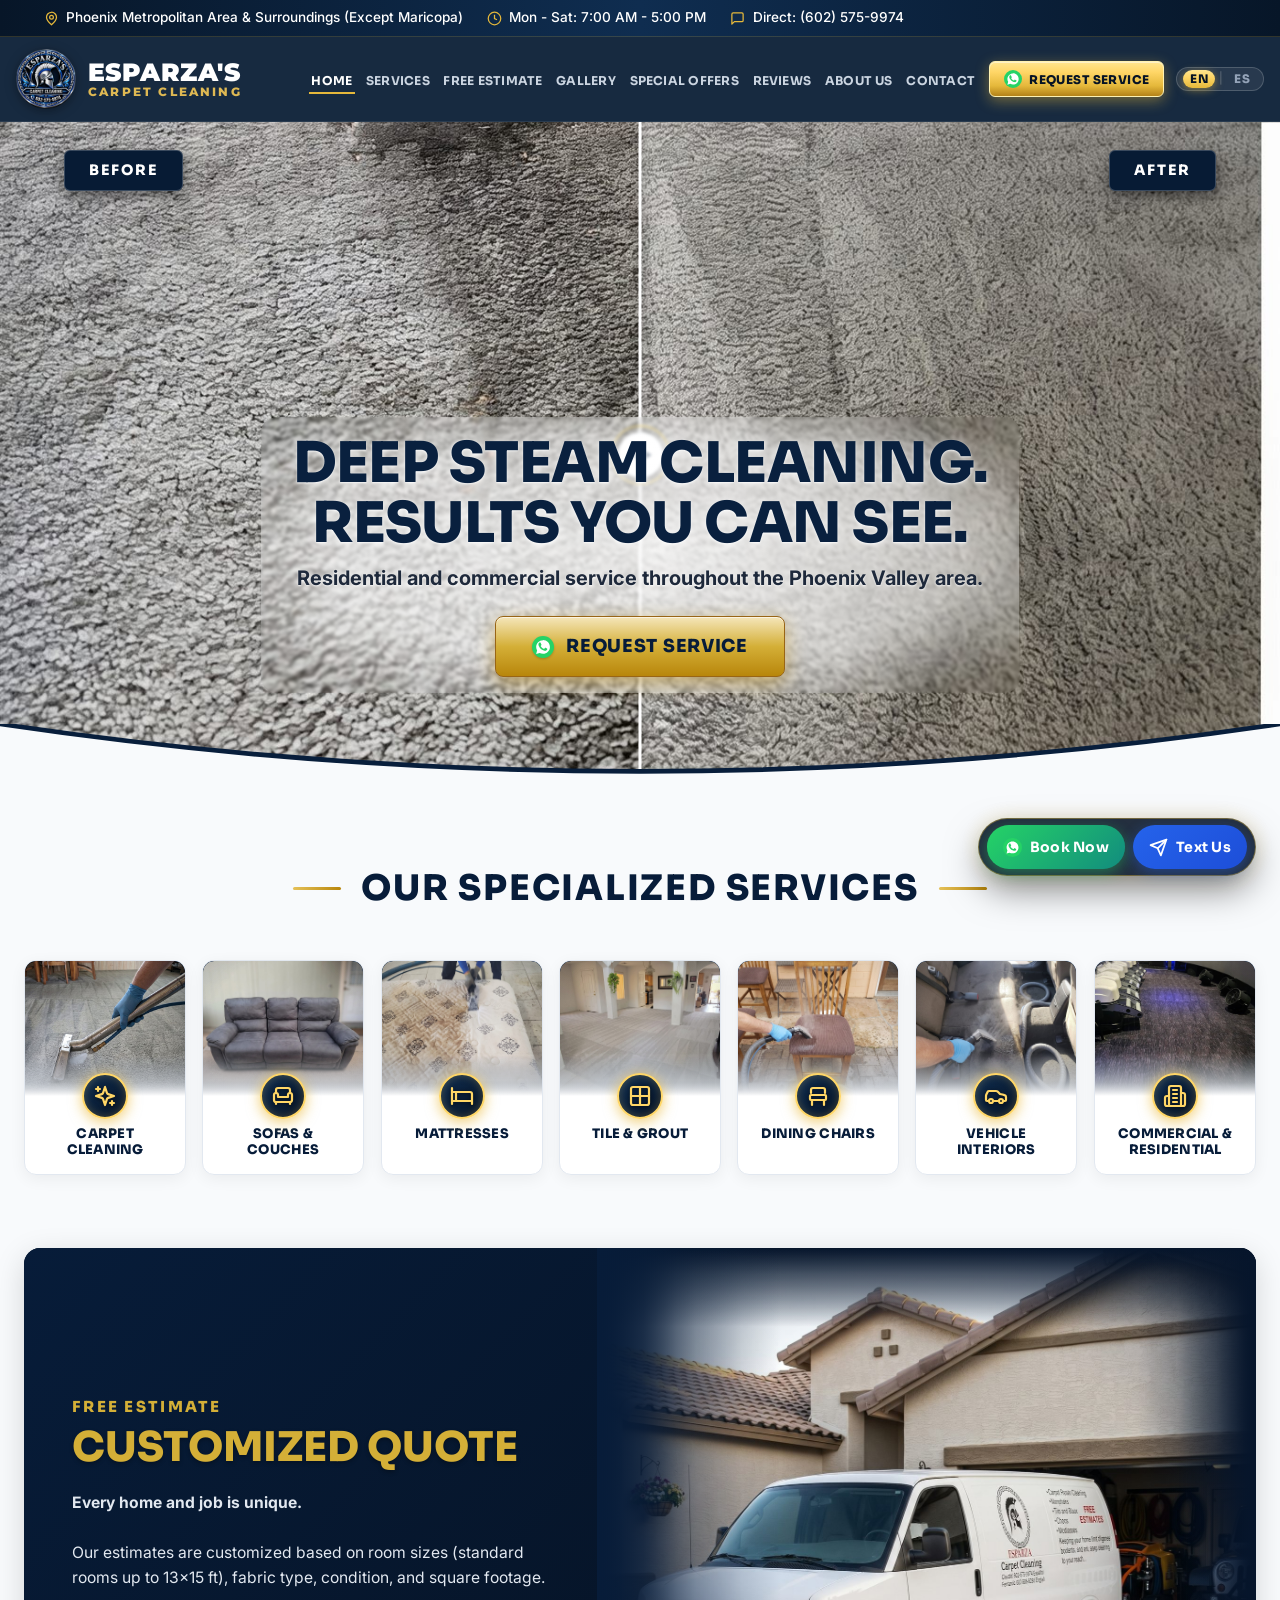
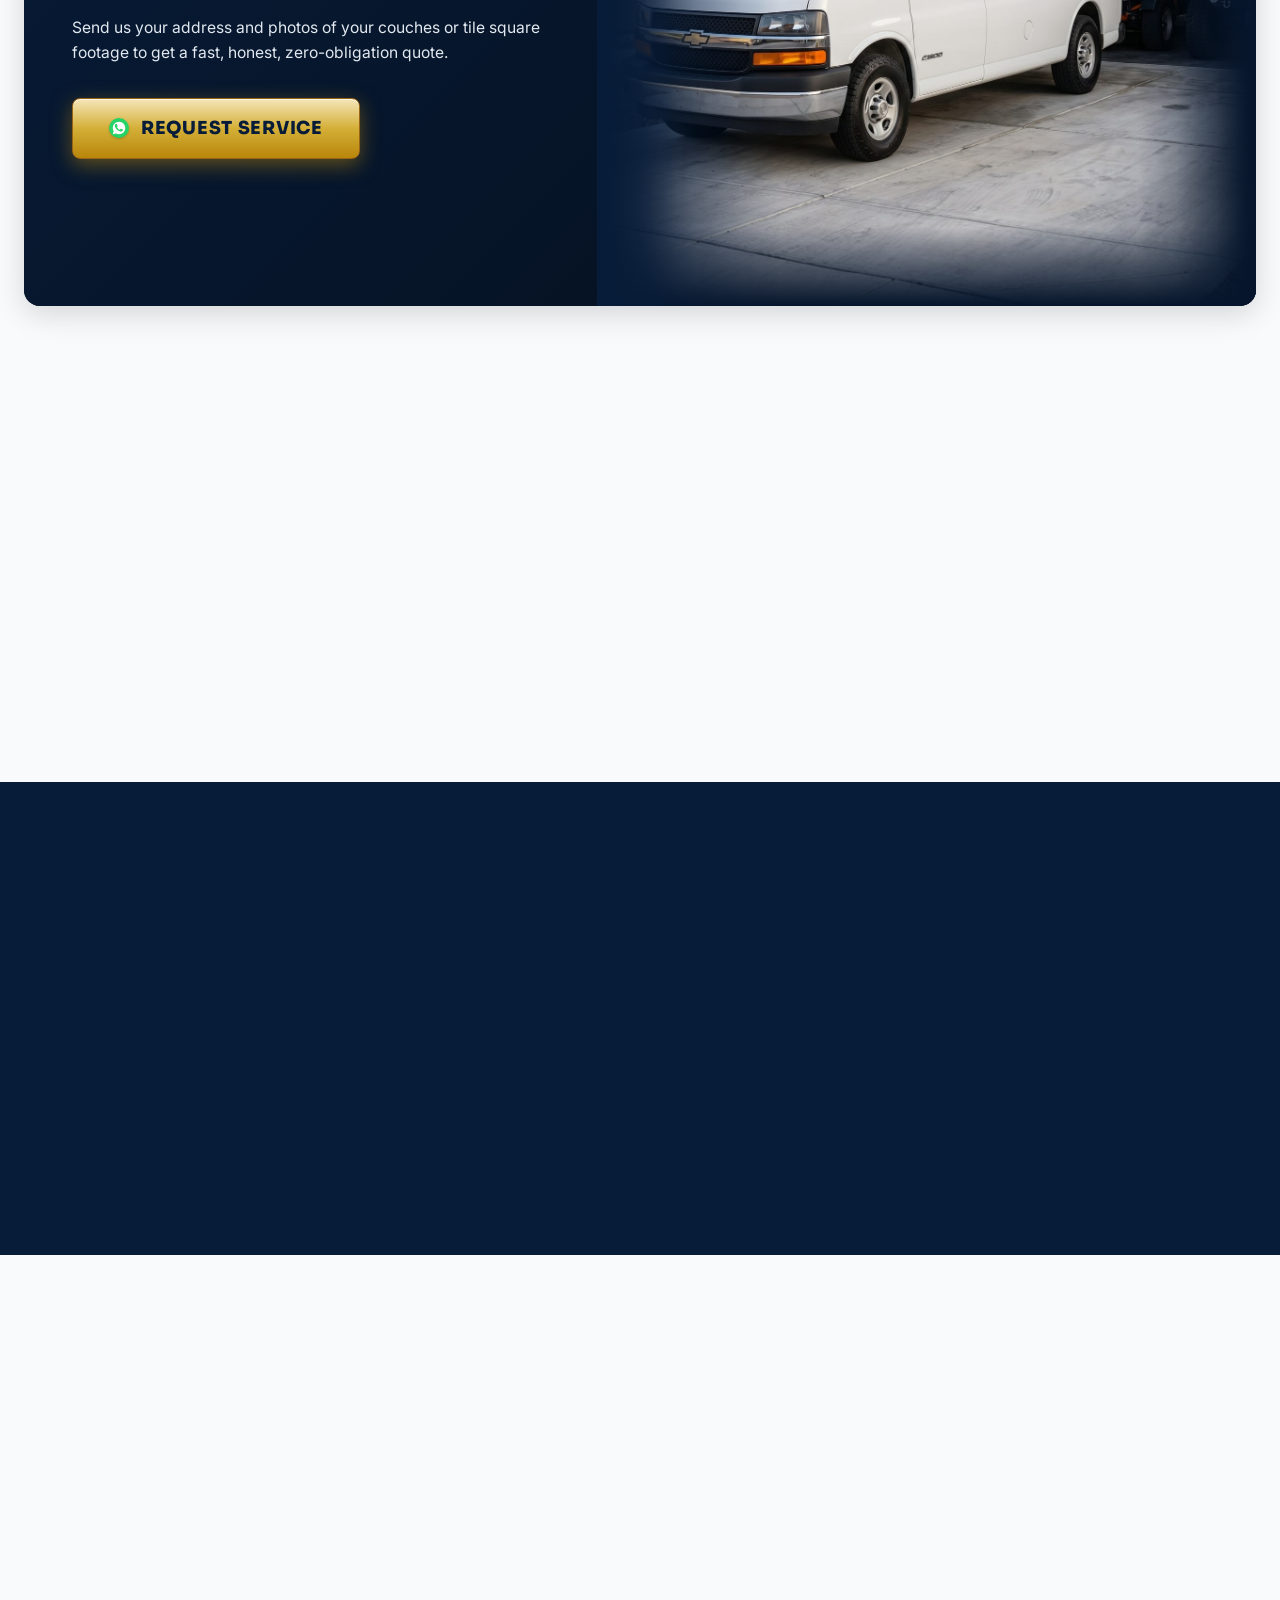
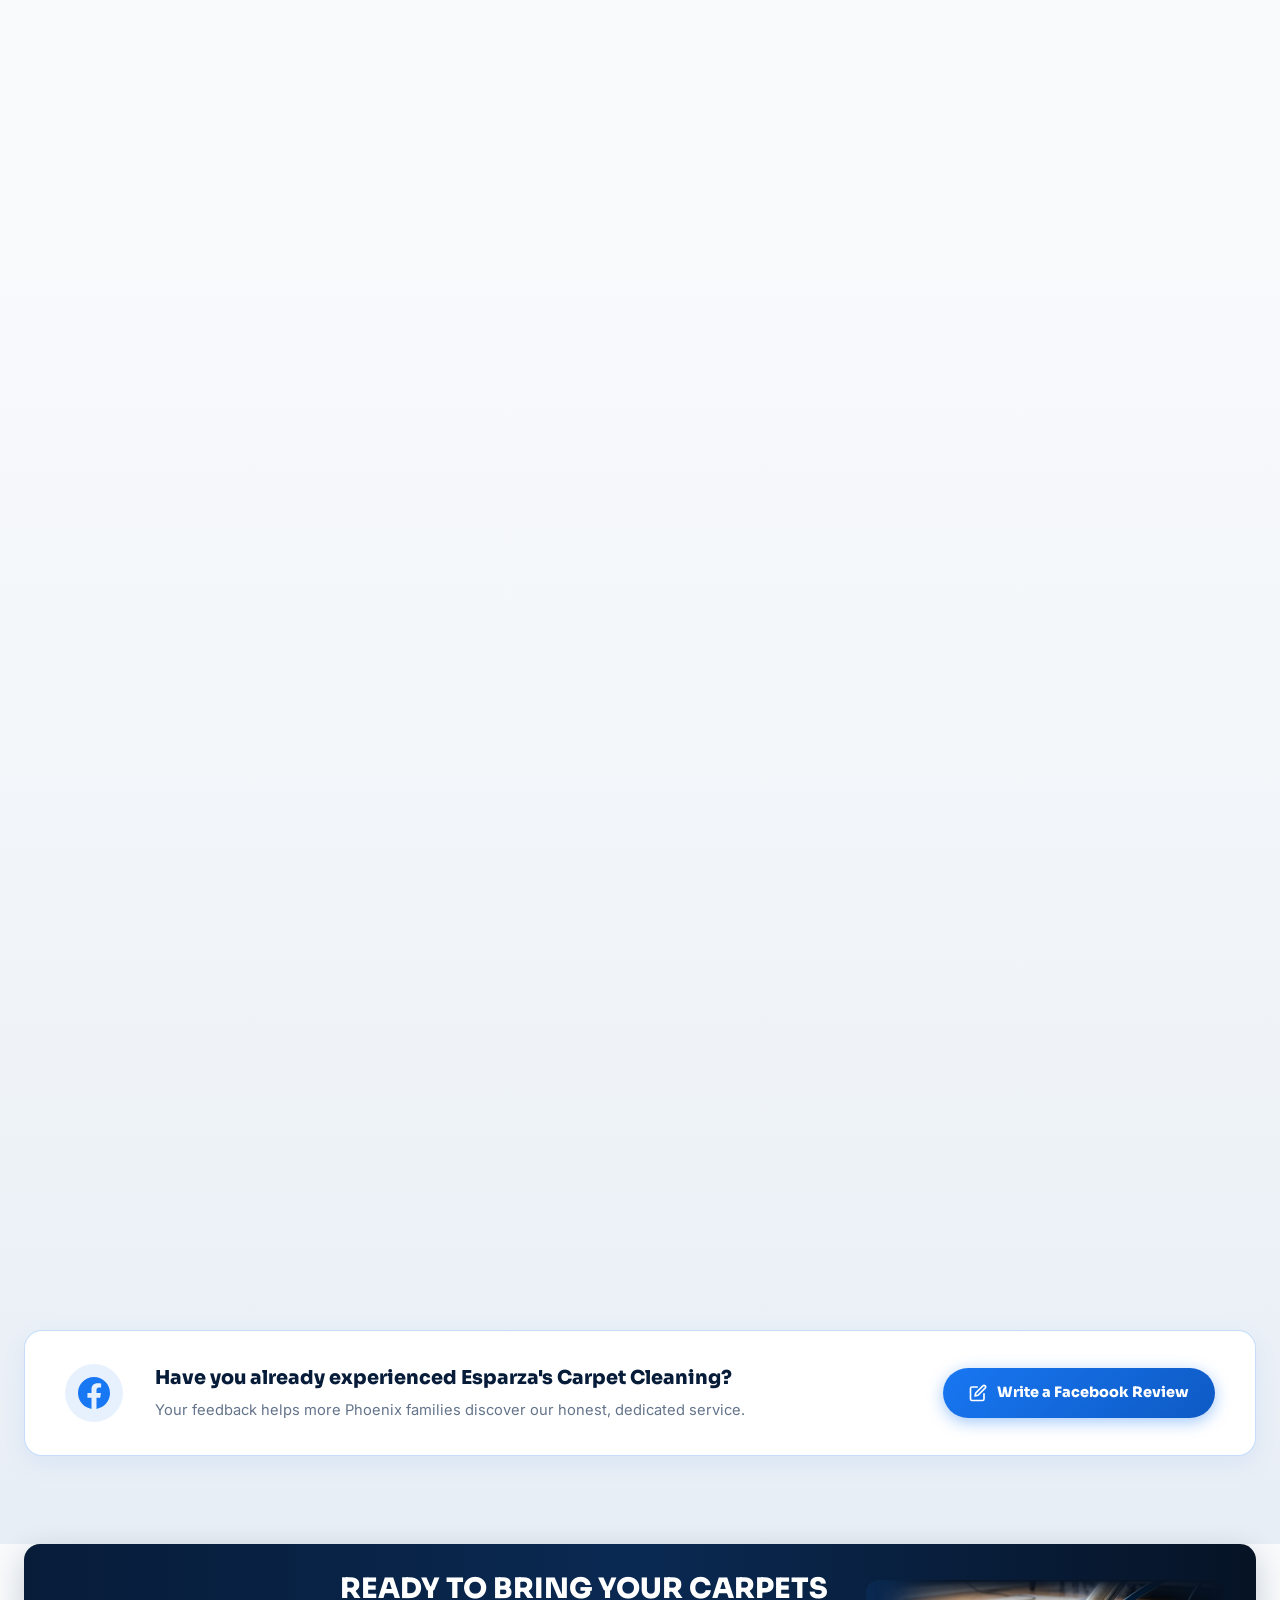
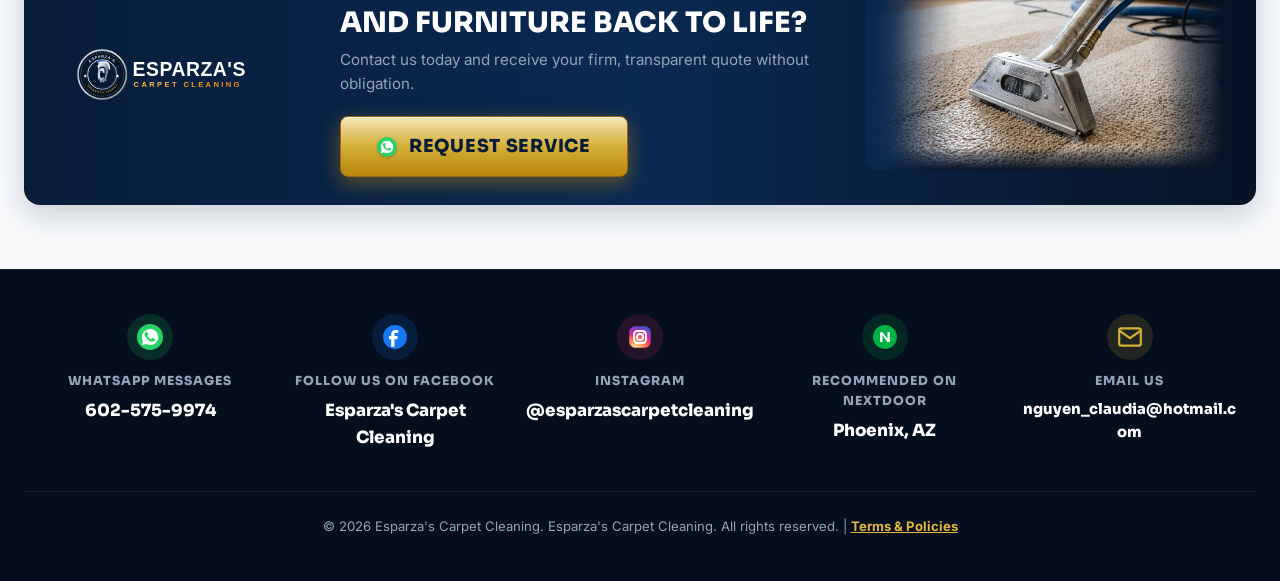
<file: index.html>
<!DOCTYPE html>
<html lang="en">
<head>
  <meta charset="UTF-8">
  <meta name="viewport" content="width=device-width, initial-scale=1.0">
  <title>Esparza's Carpet Cleaning | Deep Residential &amp; Commercial Steam Cleaning in Phoenix, AZ</title>
  <meta name="description" content="Esparza's Carpet Cleaning in Phoenix, AZ. Deep steam extraction for carpets, couches, mattresses, tile &amp; grout, and upholstery. 100% eco-friendly and pet-safe products. Request your free estimate today!">
  <!-- Google Fonts & Stylesheets -->
  <link rel="stylesheet" href="css/styles.css">
  <link rel="stylesheet" href="css/components.css">
  <link rel="icon" type="image/svg+xml" href="assets/images/logo.svg">
</head>
<body>

  <!-- Top Notice Bar -->
  <div class="top-notice-bar">
    <div class="container">
      <div class="top-notice-info">
        <span class="top-notice-item">
          <svg width="15" height="15" viewBox="0 0 24 24" fill="none" stroke="currentColor" stroke-width="2"><path d="M12 2a8 8 0 0 0-8 8c0 5.25 8 12 8 12s8-6.75 8-12a8 8 0 0 0-8-8z"/><circle cx="12" cy="10" r="3"/></svg>
          <span data-i18n="top_area">Phoenix Metropolitan Area &amp; Surroundings (Except Maricopa)</span>
        </span>
        <span class="top-notice-item">
          <svg width="15" height="15" viewBox="0 0 24 24" fill="none" stroke="currentColor" stroke-width="2"><circle cx="12" cy="12" r="10"/><polyline points="12 6 12 12 16 14"/></svg>
          <span data-i18n="top_hours">Mon - Sat: 7:00 AM - 5:00 PM</span>
        </span>
        <span class="top-notice-item">
          <svg width="15" height="15" viewBox="0 0 24 24" fill="none" stroke="currentColor" stroke-width="2" stroke-linecap="round" stroke-linejoin="round"><path d="M21 15a2 2 0 0 1-2 2H7l-4 4V5a2 2 0 0 1 2-2h14a2 2 0 0 1 2 2z"/></svg>
          <span data-i18n="top_direct">Direct / SMS: (602) 575-9974</span>
        </span>
      </div>
    </div>
  </div>

  <!-- Header Fijo -->
  <header class="site-header">
    <div class="container header-inner">
      <a href="index.html" class="brand-logo" title="Esparza's Carpet Cleaning">
        <img src="assets/images/logo-spartan.png" alt="Esparza's Carpet Cleaning Logo" width="60" height="60" data-i18n-alt="logo_main_alt">
        <div class="logo-text-group">
          <span class="logo-main-text">ESPARZA'S</span>
          <span class="logo-sub-text">CARPET CLEANING</span>
        </div>
      </a>

      <!-- Desktop Navigation -->
      <nav class="main-nav">
        <ul class="nav-links">
          <li><a href="index.html" class="nav-link active" data-i18n="nav_inicio">HOME</a></li>
          <li><a href="servicios.html" class="nav-link" data-i18n="nav_servicios">SERVICES</a></li>
          <li><a href="#tarifas" class="nav-link" data-i18n="nav_tarifas">FREE ESTIMATE</a></li>
          <li><a href="galeria.html" class="nav-link" data-i18n="nav_galeria">GALLERY</a></li>
          <li><a href="#promociones" class="nav-link" data-i18n="nav_promociones">SPECIAL OFFERS</a></li>
          <li><a href="#comentarios" class="nav-link" data-i18n="nav_resenas">REVIEWS</a></li>
          <li><a href="nosotros.html" class="nav-link" data-i18n="nav_nosotros">ABOUT US</a></li>
          <li><a href="contacto.html" class="nav-link" data-i18n="nav_contacto">CONTACT</a></li>
        </ul>
        <a href="solicitud.html" class="btn-nav-gold">
          <svg width="20" height="20" viewBox="0 0 24 24" fill="none" style="flex-shrink: 0;"><circle cx="12" cy="12" r="12" fill="#25D366"/><path d="M12.04 4.5c-4.14 0-7.5 3.36-7.5 7.5 0 1.33.35 2.62 1.01 3.75L4.5 19.5l3.86-1.01c1.1.6 2.34.91 3.68.91 4.14 0 7.5-3.36 7.5-7.5s-3.36-7.5-7.5-7.5zm4.45 10.63c-.19.53-1.09 1.01-1.54 1.07-.39.06-.9.08-1.46-.1-.34-.11-.79-.26-1.37-.51-2.43-1.05-4-3.52-4.12-3.68-.12-.16-.99-1.32-.99-2.51 0-1.19.63-1.78.85-2.02.22-.24.48-.3.64-.3.16 0 .32 0 .46.01.15.01.35-.06.55.42.21.49.71 1.74.77 1.87.06.13.1.28.02.44-.08.16-.12.26-.24.4-.12.14-.26.31-.37.42-.12.12-.25.25-.11.49.14.24.62 1.02 1.33 1.65.91.81 1.68 1.06 1.92 1.18.24.12.38.1.52-.06.14-.16.6-.7.76-.94.16-.24.32-.2.53-.12.21.08 1.33.63 1.56.74.23.12.38.18.44.27.06.1.06.57-.13 1.1z" fill="#FFFFFF"/></svg>
          <span data-i18n="nav_cta">REQUEST SERVICE</span>
        </a>

        <!-- Language Switcher Toggle -->
        <div class="lang-switch-container" title="Change language / Cambiar idioma">
          <button type="button" class="lang-btn active" data-lang="en">EN</button>
          <span class="lang-separator">|</span>
          <button type="button" class="lang-btn" data-lang="es">ES</button>
        </div>
      </nav>

      <!-- Mobile Menu Toggle Button -->
      <button class="mobile-toggle-btn" aria-label="Mobile Navigation Menu" data-i18n-aria="nav_menu_aria" aria-expanded="false">
        <svg width="26" height="26" viewBox="0 0 24 24" fill="none" stroke="currentColor" stroke-width="2.5"><path d="M4 6h16M4 12h16M4 18h16"/></svg>
      </button>
    </div>
  </header>

  <!-- Mobile Drawer -->
  <div class="mobile-menu-drawer">
    <div style="display: flex; justify-content: space-between; align-items: center; margin-bottom: 1rem; padding-bottom: 0.75rem; border-bottom: 1px solid rgba(255,255,255,0.1);">
      <span style="font-size: 0.82rem; color: #94A3B8; font-weight: 700;">LANGUAGE / IDIOMA:</span>
      <div class="lang-switch-container">
        <button type="button" class="lang-btn active" data-lang="en">EN</button>
        <span class="lang-separator">|</span>
        <button type="button" class="lang-btn" data-lang="es">ES</button>
      </div>
    </div>
    <ul class="mobile-nav-links">
      <li><a href="index.html" class="nav-link active" data-i18n="nav_inicio">HOME</a></li>
      <li><a href="servicios.html" class="nav-link" data-i18n="nav_servicios">SERVICES</a></li>
      <li><a href="#tarifas" class="nav-link" data-i18n="nav_tarifas">FREE ESTIMATE</a></li>
      <li><a href="galeria.html" class="nav-link" data-i18n="nav_galeria">GALLERY</a></li>
      <li><a href="#promociones" class="nav-link" data-i18n="nav_promociones">SPECIAL OFFERS</a></li>
      <li><a href="#comentarios" class="nav-link" data-i18n="nav_resenas">REVIEWS</a></li>
      <li><a href="nosotros.html" class="nav-link" data-i18n="nav_nosotros">ABOUT US</a></li>
      <li><a href="contacto.html" class="nav-link" data-i18n="nav_contacto">CONTACT</a></li>
    </ul>
    <div style="margin-top: 1.5rem; display: flex; flex-direction: column; gap: 1rem;">
      <a href="solicitud.html" class="btn-nav-gold" style="width: 100%; justify-content: center;">
        <svg width="20" height="20" viewBox="0 0 24 24" fill="none" style="flex-shrink: 0;"><circle cx="12" cy="12" r="12" fill="#25D366"/><path d="M12.04 4.5c-4.14 0-7.5 3.36-7.5 7.5 0 1.33.35 2.62 1.01 3.75L4.5 19.5l3.86-1.01c1.1.6 2.34.91 3.68.91 4.14 0 7.5-3.36 7.5-7.5s-3.36-7.5-7.5-7.5zm4.45 10.63c-.19.53-1.09 1.01-1.54 1.07-.39.06-.9.08-1.46-.1-.34-.11-.79-.26-1.37-.51-2.43-1.05-4-3.52-4.12-3.68-.12-.16-.99-1.32-.99-2.51 0-1.19.63-1.78.85-2.02.22-.24.48-.3.64-.3.16 0 .32 0 .46.01.15.01.35-.06.55.42.21.49.71 1.74.77 1.87.06.13.1.28.02.44-.08.16-.12.26-.24.4-.12.14-.26.31-.37.42-.12.12-.25.25-.11.49.14.24.62 1.02 1.33 1.65.91.81 1.68 1.06 1.92 1.18.24.12.38.1.52-.06.14-.16.6-.7.76-.94.16-.24.32-.2.53-.12.21.08 1.33.63 1.56.74.23.12.38.18.44.27.06.1.06.57-.13 1.1z" fill="#FFFFFF"/></svg>
        <span data-i18n="nav_cta">REQUEST SERVICE</span>
      </a>
      <a href="tel:6025759974" class="btn btn-secondary" style="width: 100%; justify-content: center;" data-i18n="nav_call">Call: (602) 575-9974</a>
    </div>
  </div>

  <main>
    <!-- HERO IMMERSIVO DE ANCHO COMPLETO (EXACTO A LA IMAGEN DE REFERENCIA) -->
    <section class="hero-immersive-section">
      <!-- Full-bleed Before/After interactive container -->
      <div class="before-after-container hero-immersive-slider" id="hero-slider">
        <!-- Badges exactos al screenshot -->
        <div class="hero-badge-pill badge-antes" data-i18n="hero_antes">BEFORE</div>
        <div class="hero-badge-pill badge-despues" data-i18n="hero_despues">AFTER</div>

        <!-- Real Photographic Carpet Textures (Perfect Pixel Alignment) -->
        <img src="assets/images/hero-1.jpg" alt="Severely soiled carpet with heavy traffic wear" class="ba-image ba-image-before" data-i18n-alt="img_hero_before_alt">
        <img src="assets/images/hero-2.jpg" alt="Clean and restored carpet with deep steam lines" class="ba-image ba-image-after" data-i18n-alt="img_hero_after_alt">

        <!-- Draggable Handle with Circle Button and Left/Right Arrows -->
        <div class="ba-handle hero-handle">
          <div class="ba-handle-button hero-handle-button">
            <span class="hero-handle-arrow-left">&#9664;</span>
            <span class="hero-handle-arrow-right">&#9654;</span>
          </div>
        </div>

        <input type="range" min="0" max="100" value="50" class="ba-range-input" aria-label="Slide to compare before and after" data-i18n-aria="hero_slider_aria">
      </div>

      <!-- Centered Impact Headline & CTA Overlaid Directly On Carpet -->
      <div class="hero-impact-overlay">
        <div class="hero-impact-text-wrapper">
          <h1 class="hero-impact-title">
            <span class="hero-impact-line" data-i18n="hero_title_1">DEEP STEAM CLEANING.</span>
            <span class="hero-impact-line" data-i18n="hero_title_2">RESULTS YOU CAN SEE.</span>
          </h1>
          <p class="hero-impact-subtitle" data-i18n="hero_sub">Residential and commercial service throughout the Phoenix Valley area.</p>
          <a href="solicitud.html" class="hero-btn-gold">
            <svg width="22" height="22" viewBox="0 0 24 24" fill="none" style="flex-shrink: 0;"><circle cx="12" cy="12" r="12" fill="#25D366"/><path d="M12.04 4.5c-4.14 0-7.5 3.36-7.5 7.5 0 1.33.35 2.62 1.01 3.75L4.5 19.5l3.86-1.01c1.1.6 2.34.91 3.68.91 4.14 0 7.5-3.36 7.5-7.5s-3.36-7.5-7.5-7.5zm4.45 10.63c-.19.53-1.09 1.01-1.54 1.07-.39.06-.9.08-1.46-.1-.34-.11-.79-.26-1.37-.51-2.43-1.05-4-3.52-4.12-3.68-.12-.16-.99-1.32-.99-2.51 0-1.19.63-1.78.85-2.02.22-.24.48-.3.64-.3.16 0 .32 0 .46.01.15.01.35-.06.55.42.21.49.71 1.74.77 1.87.06.13.1.28.02.44-.08.16-.12.26-.24.4-.12.14-.26.31-.37.42-.12.12-.25.25-.11.49.14.24.62 1.02 1.33 1.65.91.81 1.68 1.06 1.92 1.18.24.12.38.1.52-.06.14-.16.6-.7.76-.94.16-.24.32-.2.53-.12.21.08 1.33.63 1.56.74.23.12.38.18.44.27.06.1.06.57-.13 1.1z" fill="#FFFFFF"/></svg>
            <span data-i18n="hero_cta">REQUEST SERVICE</span>
          </a>
        </div>
      </div>

      <!-- Curved Blue Wave Separator at bottom of Hero -->
      <div class="hero-wave-bottom">
        <svg viewBox="0 0 1440 70" fill="none" preserveAspectRatio="none">
          <path d="M0,0 C480,68 960,68 1440,0 L1440,70 L0,70 Z" fill="#F8FAFC"/>
          <path d="M0,0 C480,68 960,68 1440,0" stroke="#081E3B" stroke-width="5" fill="none"/>
        </svg>
      </div>
    </section>

    <!-- ================================================================
         1. NUESTROS SERVICIOS (7 FOTOS CON BADGES CIRCULARES AZULES)
         ================================================================ -->
    <section class="section section-light" id="servicios" style="padding: 4.5rem 0 3.5rem 0;">
      <div class="container" style="max-width: 1400px;">
        <h2 class="section-title-flanked reveal-on-scroll" data-i18n="sec_services_title">OUR SERVICES</h2>

        <div class="services-row-7">
          <!-- 1: Alfombras -->
          <a href="servicios.html#alfombras" class="service-card-clean reveal-on-scroll stagger-1">
            <div class="service-card-thumb-wrap">
              <img src="assets/images/CARPETCLEANING.jpg" alt="Professional steam carpet cleaning" data-i18n-alt="img_srv_carpet_alt">
            </div>
            <div class="service-badge-circle" title="Deep Steam Carpet Cleaning" data-i18n-title="title_srv_carpet">
              <svg width="24" height="24" viewBox="0 0 24 24" fill="none" stroke="currentColor" stroke-width="2.2" stroke-linecap="round" stroke-linejoin="round">
                <path d="m12 3-1.912 5.813a2 2 0 0 1-1.275 1.275L3 12l5.813 1.912a2 2 0 0 1 1.275 1.275L12 21l1.912-5.813a2 2 0 0 1 1.275-1.275L21 12l-5.813-1.912a2 2 0 0 1-1.275-1.275L12 3Z"/>
                <path d="M5 3v4"/>
                <path d="M19 17v4"/>
                <path d="M3 5h4"/>
                <path d="M17 19h4"/>
              </svg>
            </div>
            <div class="service-card-title-clean" data-i18n="srv_carpet">CARPET<br>CLEANING</div>
          </a>

          <!-- 2: Sofás y Sillones -->
          <a href="servicios.html#sofas" class="service-card-clean reveal-on-scroll stagger-2">
            <div class="service-card-thumb-wrap">
              <img src="assets/images/SOFAS&COUCHES.jpg" alt="Deep sofa and upholstery cleaning" data-i18n-alt="img_srv_sofas_alt">
            </div>
            <div class="service-badge-circle" title="Couches, Sofas &amp; Upholstery" data-i18n-title="title_srv_sofas">
              <svg width="24" height="24" viewBox="0 0 24 24" fill="none" stroke="currentColor" stroke-width="2.2" stroke-linecap="round" stroke-linejoin="round">
                <path d="M19 9V6a2 2 0 0 0-2-2H7a2 2 0 0 0-2 2v3"/>
                <path d="M3 16a2 2 0 0 0 2 2h14a2 2 0 0 0 2-2v-5a2 2 0 0 0-4 0v2H7v-2a2 2 0 0 0-4 0Z"/>
                <path d="M5 18v2"/>
                <path d="M19 18v2"/>
              </svg>
            </div>
            <div class="service-card-title-clean" data-i18n="srv_sofa">SOFAS &amp;<br>COUCHES</div>
          </a>

          <!-- 3: Colchones -->
          <a href="servicios.html#colchones" class="service-card-clean reveal-on-scroll stagger-3">
            <div class="service-card-thumb-wrap">
              <img src="assets/images/MATTRESSES.jpg" alt="Hygienic mattress sanitization and stain removal" data-i18n-alt="img_srv_mattress_alt">
            </div>
            <div class="service-badge-circle" title="Deep Mattress Sanitization" data-i18n-title="title_srv_mattress">
              <svg width="24" height="24" viewBox="0 0 24 24" fill="none" stroke="currentColor" stroke-width="2.2" stroke-linecap="round" stroke-linejoin="round">
                <path d="M2 4v16"/>
                <path d="M2 8h18a2 2 0 0 1 2 2v10"/>
                <path d="M2 17h20"/>
                <path d="M6 8v9"/>
              </svg>
            </div>
            <div class="service-card-title-clean" data-i18n="srv_mattress">MATTRESSES</div>
          </a>

          <!-- 4: Pisos -->
          <a href="servicios.html#pisos" class="service-card-clean reveal-on-scroll stagger-4">
            <div class="service-card-thumb-wrap">
              <img src="assets/images/TILE&GROUT.jpg" alt="Tile and grout deep pressure cleaning" data-i18n-alt="img_srv_tile_alt">
            </div>
            <div class="service-badge-circle" title="Tile &amp; Grout Deep Cleaning" data-i18n-title="title_srv_tile">
              <svg width="24" height="24" viewBox="0 0 24 24" fill="none" stroke="currentColor" stroke-width="2.2" stroke-linecap="round" stroke-linejoin="round">
                <rect width="18" height="18" x="3" y="3" rx="2"/>
                <path d="M3 12h18"/>
                <path d="M12 3v18"/>
              </svg>
            </div>
            <div class="service-card-title-clean" data-i18n="srv_tile">TILE &amp; GROUT</div>
          </a>

          <!-- 5: Sillas -->
          <a href="servicios.html#sillas" class="service-card-clean reveal-on-scroll stagger-5">
            <div class="service-card-thumb-wrap">
              <img src="assets/images/DININGCHAIRS.jpg" alt="Dining chair fabric and cushion cleaning" data-i18n-alt="img_srv_chairs_alt">
            </div>
            <div class="service-badge-circle" title="Dining &amp; Upholstered Chairs" data-i18n-title="title_srv_chairs">
              <svg width="24" height="24" viewBox="0 0 24 24" fill="none" stroke="currentColor" stroke-width="2.2" stroke-linecap="round" stroke-linejoin="round">
                <path d="M19 9V6a2 2 0 0 0-2-2H7a2 2 0 0 0-2 2v3"/>
                <rect width="16" height="5" x="4" y="11" rx="1"/>
                <path d="M6 16v5"/>
                <path d="M18 16v5"/>
              </svg>
            </div>
            <div class="service-card-title-clean" data-i18n="srv_chairs">DINING CHAIRS</div>
          </a>

          <!-- 6: Interior de Vehículos -->
          <a href="servicios.html#vehiculos" class="service-card-clean reveal-on-scroll stagger-6">
            <div class="service-card-thumb-wrap">
              <img src="assets/images/VEHICLEINTERIORS.jpg" alt="Automotive vehicle upholstery and seat extraction" data-i18n-alt="img_srv_car_alt">
            </div>
            <div class="service-badge-circle" title="Vehicle Interior Detailing &amp; Cleaning" data-i18n-title="title_srv_car">
              <svg width="24" height="24" viewBox="0 0 24 24" fill="none" stroke="currentColor" stroke-width="2.2" stroke-linecap="round" stroke-linejoin="round">
                <path d="M19 17h2c.6 0 1-.4 1-1v-3c0-.9-.7-1.7-1.5-1.9C18.7 10.6 16 10 16 10s-1.3-1.4-2.2-2.3c-.5-.4-1.1-.7-1.8-.7H5c-.6 0-1.1.4-1.4.9l-1.4 2.9A3.7 3.7 0 0 0 2 12v4c0 .6.4 1 1 1h2"/>
                <circle cx="7" cy="17" r="2"/>
                <path d="M9 17h6"/>
                <circle cx="17" cy="17" r="2"/>
              </svg>
            </div>
            <div class="service-card-title-clean" data-i18n="srv_car">VEHICLE<br>INTERIORS</div>
          </a>

          <!-- 7: Comercial y Residencial -->
          <a href="servicios.html#comercial" class="service-card-clean reveal-on-scroll stagger-7">
            <div class="service-card-thumb-wrap">
              <img src="assets/images/commercial-carpet-drying.jpg" alt="Commercial and residential carpet cleaning service" data-i18n-alt="img_srv_commercial_alt">
            </div>
            <div class="service-badge-circle" title="Commercial &amp; Residential Services" data-i18n-title="title_srv_commercial">
              <svg width="24" height="24" viewBox="0 0 24 24" fill="none" stroke="currentColor" stroke-width="2.2" stroke-linecap="round" stroke-linejoin="round">
                <path d="M6 22V4a2 2 0 0 1 2-2h8a2 2 0 0 1 2 2v18Z"/>
                <path d="M6 12H4a2 2 0 0 0-2 2v6a2 2 0 0 0 2 2h2"/>
                <path d="M18 9h2a2 2 0 0 1 2 2v9a2 2 0 0 1-2 2h-2"/>
                <path d="M10 6h4"/>
                <path d="M10 10h4"/>
                <path d="M10 14h4"/>
                <path d="M10 18h4"/>
              </svg>
            </div>
            <div class="service-card-title-clean" data-i18n="srv_commercial">COMMERCIAL &amp;<br>RESIDENTIAL</div>
          </a>
        </div>
      </div>
    </section>

    <!-- ================================================================
         2. TARIFAS: COTIZACIÓN PERSONALIZADA (BANNER INMERSIVO)
         ================================================================ -->
    <section class="section section-light" id="tarifas" style="padding: 1rem 0 4rem 0;">
      <div class="container" style="max-width: 1400px;">
        <div class="banner-custom-quote reveal-on-scroll">
          <div class="banner-quote-content">
            <span class="banner-quote-eyebrow" data-i18n="quote_eyebrow">ESTIMATE</span>
            <h2 class="banner-quote-title" data-i18n="quote_title">CUSTOM ESTIMATE</h2>
            <p class="banner-quote-desc">
              <strong data-i18n="quote_desc_1">Every job is unique.</strong><br><br>
              <span data-i18n="quote_desc_2">Our rates vary depending on room dimensions, fabric material, condition, and square footage.</span><br><br>
              <span data-i18n="quote_desc_3">Send us photos or service details for a prompt, honest, and complimentary estimate.</span>
            </p>
            <div>
              <a href="solicitud.html" class="hero-btn-gold" style="display: inline-flex;">
                <svg width="20" height="20" viewBox="0 0 24 24" fill="none" style="flex-shrink: 0;"><circle cx="12" cy="12" r="12" fill="#25D366"/><path d="M12.04 4.5c-4.14 0-7.5 3.36-7.5 7.5 0 1.33.35 2.62 1.01 3.75L4.5 19.5l3.86-1.01c1.1.6 2.34.91 3.68.91 4.14 0 7.5-3.36 7.5-7.5s-3.36-7.5-7.5-7.5zm4.45 10.63c-.19.53-1.09 1.01-1.54 1.07-.39.06-.9.08-1.46-.1-.34-.11-.79-.26-1.37-.51-2.43-1.05-4-3.52-4.12-3.68-.12-.16-.99-1.32-.99-2.51 0-1.19.63-1.78.85-2.02.22-.24.48-.3.64-.3.16 0 .32 0 .46.01.15.01.35-.06.55.42.21.49.71 1.74.77 1.87.06.13.1.28.02.44-.08.16-.12.26-.24.4-.12.14-.26.31-.37.42-.12.12-.25.25-.11.49.14.24.62 1.02 1.33 1.65.91.81 1.68 1.06 1.92 1.18.24.12.38.1.52-.06.14-.16.6-.7.76-.94.16-.24.32-.2.53-.12.21.08 1.33.63 1.56.74.23.12.38.18.44.27.06.1.06.57-.13 1.1z" fill="#FFFFFF"/></svg>
                <span data-i18n="quote_btn">REQUEST SERVICE</span>
              </a>
            </div>
          </div>
          <div class="banner-quote-image">
            <img src="assets/images/custom-quote-wand.jpg" alt="Professional carpet steam extraction wand in action" data-i18n-alt="img_quote_wand_alt">
          </div>
        </div>
      </div>
    </section>

    <!-- ================================================================
         3. ANTES Y DESPUÉS (5 CASOS CON SLIDERS INTERACTIVOS)
         ================================================================ -->
    <section class="section section-light" id="galeria" style="padding: 1.5rem 0 4.5rem 0;">
      <div class="container" style="max-width: 1400px;">
        <h2 class="section-title-flanked reveal-on-scroll" data-i18n="sec_ba_title">BEFORE AND AFTER</h2>

        <div class="ba-row-5">
          <!-- 1: Alfombras -->
          <div class="ba-card-item reveal-on-scroll stagger-1">
            <div class="before-after-container ba-card-slider-wrap">
              <div class="ba-mini-badge antes" data-i18n="hero_antes">BEFORE</div>
              <div class="ba-mini-badge despues" data-i18n="hero_despues">AFTER</div>
              <img src="assets/images/carpet-room-before.jpg" alt="Carpets before cleaning" data-i18n-alt="idx_ba_carpet_before" class="ba-image ba-image-before">
              <img src="assets/images/carpet-room-after.jpg" alt="Carpets after steam cleaning" data-i18n-alt="idx_ba_carpet_after" class="ba-image ba-image-after">
              <div class="ba-handle">
                <div class="ba-handle-button" style="width: 32px; height: 32px; font-size: 10px;"><span class="hero-handle-arrow-left">&#9664;</span><span class="hero-handle-arrow-right">&#9654;</span></div>
              </div>
              <input type="range" min="0" max="100" value="50" class="ba-range-input" aria-label="Slider Carpets" data-i18n-aria="idx_slider_carpets">
            </div>
            <div class="ba-card-title" data-i18n="ba_carpet">CARPETS</div>
          </div>

          <!-- 2: Sofás y Sillones -->
          <div class="ba-card-item reveal-on-scroll stagger-2">
            <div class="before-after-container ba-card-slider-wrap">
              <div class="ba-mini-badge antes" data-i18n="hero_antes">BEFORE</div>
              <div class="ba-mini-badge despues" data-i18n="hero_despues">AFTER</div>
              <img src="assets/images/real-sofa-before.jpg" alt="Couches before cleaning" data-i18n-alt="idx_ba_sofas_before" class="ba-image ba-image-before">
              <img src="assets/images/real-sofa-after.jpg" alt="Couches after deep cleaning" data-i18n-alt="idx_ba_sofas_after" class="ba-image ba-image-after">
              <div class="ba-handle">
                <div class="ba-handle-button" style="width: 32px; height: 32px; font-size: 10px;"><span class="hero-handle-arrow-left">&#9664;</span><span class="hero-handle-arrow-right">&#9654;</span></div>
              </div>
              <input type="range" min="0" max="100" value="50" class="ba-range-input" aria-label="Slider Couches" data-i18n-aria="idx_slider_couches">
            </div>
            <div class="ba-card-title" data-i18n="ba_sofas">SOFAS &amp; COUCHES</div>
          </div>

          <!-- 3: Colchones -->
          <div class="ba-card-item reveal-on-scroll stagger-3">
            <div class="before-after-container ba-card-slider-wrap">
              <div class="ba-mini-badge antes" data-i18n="hero_antes">BEFORE</div>
              <div class="ba-mini-badge despues" data-i18n="hero_despues">AFTER</div>
              <img src="assets/images/MATTRESSES.jpg" alt="Mattresses before sanitization" data-i18n-alt="idx_ba_mattress_before" class="ba-image ba-image-before">
              <img src="assets/images/mattress-after.jpg" alt="Mattresses after sanitization" data-i18n-alt="idx_ba_mattress_after" class="ba-image ba-image-after">
              <div class="ba-handle">
                <div class="ba-handle-button" style="width: 32px; height: 32px; font-size: 10px;"><span class="hero-handle-arrow-left">&#9664;</span><span class="hero-handle-arrow-right">&#9654;</span></div>
              </div>
              <input type="range" min="0" max="100" value="50" class="ba-range-input" aria-label="Slider Mattresses" data-i18n-aria="idx_slider_mattresses">
            </div>
            <div class="ba-card-title" data-i18n="ba_mattress">MATTRESSES</div>
          </div>

          <!-- 4: Pisos -->
          <div class="ba-card-item reveal-on-scroll stagger-4">
            <div class="before-after-container ba-card-slider-wrap">
              <div class="ba-mini-badge antes" data-i18n="hero_antes">BEFORE</div>
              <div class="ba-mini-badge despues" data-i18n="hero_despues">AFTER</div>
              <img src="assets/images/PISOANTES.jpg" alt="Tile and grout before cleaning" data-i18n-alt="idx_ba_tile_before" class="ba-image ba-image-before">
              <img src="assets/images/PISOLIMPIO.jpg" alt="Tile and grout after steam extraction" data-i18n-alt="idx_ba_tile_after" class="ba-image ba-image-after">
              <div class="ba-handle">
                <div class="ba-handle-button" style="width: 32px; height: 32px; font-size: 10px;"><span class="hero-handle-arrow-left">&#9664;</span><span class="hero-handle-arrow-right">&#9654;</span></div>
              </div>
              <input type="range" min="0" max="100" value="50" class="ba-range-input" aria-label="Slider Tile Floors" data-i18n-aria="idx_slider_tile">
            </div>
            <div class="ba-card-title" data-i18n="ba_floors">TILE &amp; GROUT</div>
          </div>

          <!-- 5: Vehículos -->
          <div class="ba-card-item reveal-on-scroll stagger-5">
            <div class="before-after-container ba-card-slider-wrap">
              <div class="ba-mini-badge antes" data-i18n="hero_antes">BEFORE</div>
              <div class="ba-mini-badge despues" data-i18n="hero_despues">AFTER</div>
              <img src="assets/images/car-seats-before.jpg" alt="Vehicle interior before extraction" data-i18n-alt="idx_ba_car_before" class="ba-image ba-image-before">
              <img src="assets/images/car-seats-after.jpg" alt="Vehicle interior after extraction" data-i18n-alt="idx_ba_car_after" class="ba-image ba-image-after">
              <div class="ba-handle">
                <div class="ba-handle-button" style="width: 32px; height: 32px; font-size: 10px;"><span class="hero-handle-arrow-left">&#9664;</span><span class="hero-handle-arrow-right">&#9654;</span></div>
              </div>
              <input type="range" min="0" max="100" value="50" class="ba-range-input" aria-label="Slider Vehicle Seats" data-i18n-aria="idx_slider_cars">
            </div>
            <div class="ba-card-title" data-i18n="ba_cars">VEHICLES</div>
          </div>
        </div>
      </div>
    </section>

    <!-- ================================================================
         4. ¿POR QUÉ ELEGIR ESPARZA'S? (FRANJA AZUL MARINO DE 5 PILARES)
         ================================================================ -->
    <!-- ================================================================
         4. ¿POR QUÉ ELEGIR ESPARZA'S? (FRANJA AZUL MARINO DE 5 PILARES)
         ================================================================ -->
    <section class="section-why-dark" id="nosotros">
      <div class="container" style="max-width: 1400px;">
        <h2 class="section-title-flanked light reveal-on-scroll" data-i18n="sec_why_title">WHY CHOOSE ESPARZA'S?</h2>

        <div class="why-grid-5">
          <!-- 1: Limpieza profunda -->
          <div class="why-item reveal-on-scroll stagger-1">
            <div class="why-icon-circle" title="Deep Steam Cleaning">
              <svg width="34" height="34" viewBox="0 0 24 24" fill="none" stroke="currentColor" stroke-width="2" stroke-linecap="round" stroke-linejoin="round">
                <path d="m12 3-1.912 5.813a2 2 0 0 1-1.275 1.275L3 12l5.813 1.912a2 2 0 0 1 1.275 1.275L12 21l1.912-5.813a2 2 0 0 1 1.275-1.275L21 12l-5.813-1.912a2 2 0 0 1-1.275-1.275L12 3Z"/>
                <path d="M5 3v4"/>
                <path d="M19 17v4"/>
                <path d="M3 5h4"/>
                <path d="M17 19h4"/>
              </svg>
            </div>
            <div class="why-item-title" data-i18n="why_1_title">DEEP STEAM EXTRACTION</div>
            <div class="why-item-desc" data-i18n="why_1_desc">We eliminate dirt, tough stains, and odors with industrial high-heat steam.</div>
          </div>

          <!-- 2: Productos profesionales -->
          <div class="why-item reveal-on-scroll stagger-2">
            <div class="why-icon-circle" title="Eco-Friendly & Safe Products">
              <svg width="34" height="34" viewBox="0 0 24 24" fill="none" stroke="currentColor" stroke-width="2" stroke-linecap="round" stroke-linejoin="round">
                <path d="M20 13c0 5-3.5 7.5-7.66 8.95a1 1 0 0 1-.67-.01C7.5 20.5 4 18 4 13V6a1 1 0 0 1 1-1c2 0 4.5-1.2 6.24-2.72a1.17 1.17 0 0 1 1.52 0C14.51 3.81 17 5 19 5a1 1 0 0 1 1 1z"/>
                <path d="m9 12 2 2 4-4"/>
              </svg>
            </div>
            <div class="why-item-title" data-i18n="why_2_title">ECO-FRIENDLY PRODUCTS</div>
            <div class="why-item-desc" data-i18n="why_2_desc">100% safe for your children, beloved pets, and the environment.</div>
          </div>

          <!-- 3: Servicio residencial y comercial -->
          <div class="why-item reveal-on-scroll stagger-3">
            <div class="why-icon-circle" title="Residential & Commercial Service">
              <svg width="34" height="34" viewBox="0 0 24 24" fill="none" stroke="currentColor" stroke-width="2" stroke-linecap="round" stroke-linejoin="round">
                <path d="m3 9 9-7 9 7v11a2 2 0 0 1-2 2H5a2 2 0 0 1-2-2z"/>
                <polyline points="9 22 9 12 15 12 15 22"/>
              </svg>
            </div>
            <div class="why-item-title" data-i18n="why_3_title">RESIDENTIAL &amp; COMMERCIAL</div>
            <div class="why-item-desc" data-i18n="why_3_desc">Homes, apartments, offices, storefronts, Airbnb turnovers, and more.</div>
          </div>

          <!-- 4: Presupuesto claro -->
          <div class="why-item reveal-on-scroll stagger-4">
            <div class="why-icon-circle" title="Clear & Transparent Estimates">
              <svg width="34" height="34" viewBox="0 0 24 24" fill="none" stroke="currentColor" stroke-width="2" stroke-linecap="round" stroke-linejoin="round">
                <rect width="8" height="4" x="8" y="2" rx="1" ry="1"/>
                <path d="M16 4h2a2 2 0 0 1 2 2v14a2 2 0 0 1-2 2H6a2 2 0 0 1-2-2V6a2 2 0 0 1 2-2h2"/>
                <path d="m9 14 2 2 4-4"/>
              </svg>
            </div>
            <div class="why-item-title" data-i18n="why_4_title">CLEAR ESTIMATES</div>
            <div class="why-item-desc" data-i18n="why_4_desc">Honest evaluations with no surprise fees or hidden charges.</div>
          </div>

          <!-- 5: Orgullosamente local -->
          <div class="why-item reveal-on-scroll stagger-5">
            <div class="why-icon-circle" title="Proudly Local Family-Owned">
              <svg width="34" height="34" viewBox="0 0 24 24" fill="none" stroke="currentColor" stroke-width="2" stroke-linecap="round" stroke-linejoin="round">
                <path d="M20 10c0 4.993-5.539 10.193-7.399 11.799a1 1 0 0 1-1.202 0C9.539 20.193 4 14.993 4 10a8 8 0 0 1 16 0"/>
                <circle cx="12" cy="10" r="3"/>
              </svg>
            </div>
            <div class="why-item-title" data-i18n="why_5_title">PROUDLY LOCAL FAMILY-OWNED</div>
            <div class="why-item-desc" data-i18n="why_5_desc">Serving Phoenix and neighboring communities (excluding Maricopa city).</div>
          </div>
        </div>
      </div>
    </section>

    <!-- ================================================================
         5. PROMOCIÓN ACTUAL (OFERTA ESPECIAL + PASILLO GRATIS)
         ================================================================ -->
    <section class="section section-light" id="promociones" style="padding: 4.5rem 0 4rem 0;">
      <div class="container" style="max-width: 1400px;">
        <h2 class="section-title-flanked reveal-on-scroll" data-i18n="sec_promo_title">CURRENT SPECIAL PROMO</h2>

        <div class="promo-horizontal-card reveal-on-scroll">
          <div class="promo-block-price">
            <div class="promo-block-rooms" data-i18n="promo_rooms">3 BEDROOMS / ROOMS</div>
            <div class="promo-block-number" data-i18n="promo_price"></div>
            <div class="promo-block-ribbon" data-i18n="promo_ribbon">+ 1st HALLWAY FREE</div>
          </div>

          <div class="promo-block-photo">
            <img src="assets/images/promo-hallwayy.jpg" alt="Spotless freshly steam cleaned carpet hallway and bedrooms" data-i18n-alt="img_promo_alt">
          </div>

          <div class="promo-block-details">
            <ul class="promo-checklist">
              <li class="promo-check-item">
                <div class="promo-check-icon">&#10003;</div>
                <span data-i18n="promo_check_1">FREE organic deodorizer included</span>
              </li>
              <li class="promo-check-item">
                <div class="promo-check-icon">&#10003;</div>
                <span data-i18n="promo_check_2">Deep high-temperature steam extraction</span>
              </li>
              <li class="promo-check-item">
                <div class="promo-check-icon">&#10003;</div>
                <span data-i18n="promo_check_3">Professional service throughout the Phoenix Valley</span>
              </li>
            </ul>

            <div class="promo-actions-row">
              <a href="https://wa.me/16025759974?text=Hello%20Esparza's!%20I'd%20like%20to%20claim%20the%20current%20special%20promo%20(3%20rooms%20%2B%20free%20hallway)" target="_blank" rel="noopener" class="promo-btn-action promo-btn-schedule">
                <svg class="promo-action-icon" viewBox="0 0 24 24" fill="none">
                  <circle cx="12" cy="12" r="12" fill="#25D366"/>
                  <path d="M12.04 4.5c-4.14 0-7.5 3.36-7.5 7.5 0 1.33.35 2.62 1.01 3.75L4.5 19.5l3.86-1.01c1.1.6 2.34.91 3.68.91 4.14 0 7.5-3.36 7.5-7.5s-3.36-7.5-7.5-7.5zm4.45 10.63c-.19.53-1.09 1.01-1.54 1.07-.39.06-.9.08-1.46-.1-.34-.11-.79-.26-1.37-.51-2.43-1.05-4-3.52-4.12-3.68-.12-.16-.99-1.32-.99-2.51 0-1.19.63-1.78.85-2.02.22-.24.48-.3.64-.3.16 0 .32 0 .46.01.15.01.35-.06.55.42.21.49.71 1.74.77 1.87.06.13.1.28.02.44-.08.16-.12.26-.24.4-.12.14-.26.31-.37.42-.12.12-.25.25-.11.49.14.24.62 1.02 1.33 1.65.91.81 1.68 1.06 1.92 1.18.24.12.38.1.52-.06.14-.16.6-.7.76-.94.16-.24.32-.2.53-.12.21.08 1.33.63 1.56.74.23.12.38.18.44.27.06.1.06.57-.13 1.1z" fill="#FFFFFF"/>
                </svg>
                <span data-i18n="promo_btn_schedule">Book Special Offer</span>
              </a>
              <a href="sms:16025759974" class="promo-btn-action promo-btn-call">
                <svg class="promo-action-icon" viewBox="0 0 24 24" fill="none" stroke="currentColor" stroke-width="2.2" stroke-linecap="round" stroke-linejoin="round">
                  <line x1="22" y1="2" x2="11" y2="13"></line>
                  <polygon points="22 2 15 22 11 13 2 9 22 2"></polygon>
                </svg>
                <span data-i18n="promo_btn_call">Text: (602) 575-9974</span>
              </a>
            </div>
          </div>
        </div>
      </div>
    </section>

    <!-- ================================================================
         6. APARTADO EXCLUSIVO: COMENTARIOS Y RECOMENDACIONES DE FACEBOOK
         ================================================================ -->
    <section class="section section-light fb-reviews-section" id="comentarios">
      <!-- Hidden anchor for legacy links to #resenas -->
      <span id="resenas" style="display:block; position:relative; top:-100px; visibility:hidden;"></span>

      <div class="container" style="max-width: 1380px;">
        <!-- Header del Apartado con Insignias Oficiales de Facebook -->
        <div class="fb-section-header reveal-on-scroll">
          <div class="fb-verified-pill">
            <svg class="fb-icon-svg" viewBox="0 0 24 24" width="20" height="20" fill="#1877F2">
              <path d="M24 12.073c0-6.627-5.373-12-12-12s-12 5.373-12 12c0 5.99 4.388 10.954 10.125 11.854v-8.385H7.078v-3.47h3.047V9.43c0-3.007 1.792-4.669 4.533-4.669 1.312 0 2.686.235 2.686.235v2.953H15.83c-1.491 0-1.956.925-1.956 1.874v2.25h3.328l-.532 3.47h-2.796v8.385C19.612 23.027 24 18.062 24 12.073z"/>
            </svg>
            <span data-i18n="fb_sec_badge">Verified Facebook Recommendations</span>
          </div>

          <h2 class="section-title fb-heading" data-i18n="fb_sec_title">
            REAL RECOMMENDATIONS FROM <span class="highlight">OUR CLIENTS</span>
          </h2>
          <p class="section-subtitle fb-sub" data-i18n="fb_sec_sub">
            Authentic reviews taken directly from our official Facebook page. Real Phoenix homeowners sharing their genuine experiences and spotless results.
          </p>

          <!-- Overall Rating Bar & Quick Facebook Action -->
          <div class="fb-rating-summary-bar">
            <div class="fb-rating-score-box">
              <div class="fb-stars-row">
                ★★★★★
              </div>
              <div class="fb-rating-text-group">
                <strong data-i18n="fb_rating_score">5.0 out of 5 Stars</strong>
                <span data-i18n="fb_rating_desc">100% Recommended on Facebook</span>
              </div>
            </div>

            <div class="fb-cta-buttons-group">
              <a href="https://www.facebook.com/profile.php?id=100064240503033&sk=reviews" target="_blank" rel="noopener" class="fb-btn-outline" title="View all reviews on Facebook">
                <svg viewBox="0 0 24 24" width="18" height="18" fill="#1877F2">
                  <path d="M24 12.073c0-6.627-5.373-12-12-12s-12 5.373-12 12c0 5.99 4.388 10.954 10.125 11.854v-8.385H7.078v-3.47h3.047V9.43c0-3.007 1.792-4.669 4.533-4.669 1.312 0 2.686.235 2.686.235v2.953H15.83c-1.491 0-1.956.925-1.956 1.874v2.25h3.328l-.532 3.47h-2.796v8.385C19.612 23.027 24 18.062 24 12.073z"/>
                </svg>
                <span data-i18n="fb_btn_view_all">View All Reviews on Facebook</span>
                <svg width="14" height="14" viewBox="0 0 24 24" fill="none" stroke="currentColor" stroke-width="2.5" stroke-linecap="round" stroke-linejoin="round"><path d="M18 13v6a2 2 0 0 1-2 2H5a2 2 0 0 1-2-2V8a2 2 0 0 1 2-2h6"/><polyline points="15 3 21 3 21 9"/><line x1="10" y1="14" x2="21" y2="3"/></svg>
              </a>
              <a href="https://www.facebook.com/profile.php?id=100064240503033&sk=reviews" target="_blank" rel="noopener" class="fb-btn-primary" title="Leave a Facebook review">
                <svg width="18" height="18" viewBox="0 0 24 24" fill="currentColor">
                  <path d="M14 9V5a3 3 0 0 0-3-3l-4 9v11h11.28a2 2 0 0 0 2-1.7l1.38-9a2 2 0 0 0-2-2.3zM7 22H4a2 2 0 0 1-2-2v-7a2 2 0 0 1 2-2h3"/>
                </svg>
                <span data-i18n="fb_btn_leave_review">Leave a Recommendation</span>
              </a>
            </div>
          </div>
        </div>

        <!-- Las 3 Recomendaciones Reales Extraídas -->
        <div class="fb-reviews-grid">
          <!-- CARD 1: El Tito -->
          <div class="fb-review-card reveal-on-scroll stagger-1">
            <div class="fb-card-top">
              <div class="fb-user-header">
                <div class="fb-avatar fb-avatar-et" aria-hidden="true">ET</div>
                <div class="fb-user-meta">
                  <div class="fb-name-action">
                    <a href="https://www.facebook.com/el.tito.964412" target="_blank" rel="noopener" class="fb-user-name" data-i18n="fb_rev1_author">El Tito</a>
                    <span class="fb-action-phrase">
                      <span data-i18n="fb_recommends_txt">recommends</span>
                      <a href="https://www.facebook.com/profile.php?id=100064240503033" target="_blank" rel="noopener" class="fb-business-link" data-i18n="fb_company_name">Esparza's Carpet Cleaning</a>
                    </span>
                  </div>
                  <div class="fb-date-row">
                    <span class="fb-date" data-i18n="fb_rev1_date">January 20, 2021</span>
                    <span class="fb-dot">·</span>
                    <svg class="fb-privacy-icon" viewBox="0 0 16 16" width="12" height="12" fill="currentColor" title="Public">
                      <path d="M8 0a8 8 0 1 0 0 16A8 8 0 0 0 8 0zm0 1.067a6.933 6.933 0 0 1 5.376 2.56L10.74 5.92c-.37-.73-1.07-1.32-1.94-1.587V1.067zm-1.6 0v3.266c-.87.267-1.57.857-1.94 1.587L1.824 3.627A6.933 6.933 0 0 1 6.4 1.067z"/>
                    </svg>
                    <span class="fb-verified-client-badge">
                      <svg width="12" height="12" viewBox="0 0 24 24" fill="none" stroke="currentColor" stroke-width="3"><polyline points="20 6 9 17 4 12"/></svg>
                      <span data-i18n="fb_verified_badge">Verified Client</span>
                    </span>
                  </div>
                </div>
              </div>
              <div class="fb-brand-corner">
                <svg viewBox="0 0 24 24" width="22" height="22" fill="#1877F2">
                  <path d="M24 12.073c0-6.627-5.373-12-12-12s-12 5.373-12 12c0 5.99 4.388 10.954 10.125 11.854v-8.385H7.078v-3.47h3.047V9.43c0-3.007 1.792-4.669 4.533-4.669 1.312 0 2.686.235 2.686.235v2.953H15.83c-1.491 0-1.956.925-1.956 1.874v2.25h3.328l-.532 3.47h-2.796v8.385C19.612 23.027 24 18.062 24 12.073z"/>
                </svg>
              </div>
            </div>

            <!-- Content -->
            <div class="fb-card-content">
              <div class="fb-stars-rating">★★★★★</div>
              <p class="fb-review-body" data-i18n="fb_rev1_text">
                Highly recommended! Great job, super clean and wonderfully fresh scent....
              </p>
            </div>

            <!-- Official Business Response -->
            <div class="fb-owner-response-box">
              <div class="fb-owner-header">
                <img src="assets/images/logo-spartan.png" alt="Esparza's Logo" class="fb-owner-logo" width="24" height="24" data-i18n-alt="logo_footer_alt">
                <div class="fb-owner-info">
                  <strong class="fb-owner-name">Esparza's Carpet Cleaning</strong>
                  <span class="fb-owner-tag" data-i18n="fb_owner_reply_label">Esparza's Response</span>
                </div>
              </div>
              <p class="fb-owner-text" data-i18n="fb_rev1_reply">
                Thank you for sharing your experience!!
              </p>
            </div>

            <div class="fb-card-footer">
              <a href="https://www.facebook.com/profile.php?id=100064240503033&sk=reviews" target="_blank" rel="noopener" class="fb-original-link">
                <span>Facebook Review</span>
                <svg width="13" height="13" viewBox="0 0 24 24" fill="none" stroke="currentColor" stroke-width="2.5"><polyline points="9 18 15 12 9 6"/></svg>
              </a>
            </div>
          </div>

          <!-- CARD 2: Mendoza Sandrita -->
          <div class="fb-review-card reveal-on-scroll stagger-2">
            <div class="fb-card-top">
              <div class="fb-user-header">
                <div class="fb-avatar fb-avatar-ms" aria-hidden="true">MS</div>
                <div class="fb-user-meta">
                  <div class="fb-name-action">
                    <a href="https://www.facebook.com/sandysweetlove" target="_blank" rel="noopener" class="fb-user-name" data-i18n="fb_rev2_author">Mendoza Sandrita</a>
                    <span class="fb-action-phrase">
                      <span data-i18n="fb_recommends_txt">recommends</span>
                      <a href="https://www.facebook.com/profile.php?id=100064240503033" target="_blank" rel="noopener" class="fb-business-link" data-i18n="fb_company_name">Esparza's Carpet Cleaning</a>
                    </span>
                  </div>
                  <div class="fb-date-row">
                    <span class="fb-date" data-i18n="fb_rev2_date">January 14, 2021</span>
                    <span class="fb-dot">·</span>
                    <svg class="fb-privacy-icon" viewBox="0 0 16 16" width="12" height="12" fill="currentColor" title="Public">
                      <path d="M8 0a8 8 0 1 0 0 16A8 8 0 0 0 8 0zm0 1.067a6.933 6.933 0 0 1 5.376 2.56L10.74 5.92c-.37-.73-1.07-1.32-1.94-1.587V1.067zm-1.6 0v3.266c-.87.267-1.57.857-1.94 1.587L1.824 3.627A6.933 6.933 0 0 1 6.4 1.067z"/>
                    </svg>
                    <span class="fb-verified-client-badge">
                      <svg width="12" height="12" viewBox="0 0 24 24" fill="none" stroke="currentColor" stroke-width="3"><polyline points="20 6 9 17 4 12"/></svg>
                      <span data-i18n="fb_verified_badge">Verified Client</span>
                    </span>
                  </div>
                </div>
              </div>
              <div class="fb-brand-corner">
                <svg viewBox="0 0 24 24" width="22" height="22" fill="#1877F2">
                  <path d="M24 12.073c0-6.627-5.373-12-12-12s-12 5.373-12 12c0 5.99 4.388 10.954 10.125 11.854v-8.385H7.078v-3.47h3.047V9.43c0-3.007 1.792-4.669 4.533-4.669 1.312 0 2.686.235 2.686.235v2.953H15.83c-1.491 0-1.956.925-1.956 1.874v2.25h3.328l-.532 3.47h-2.796v8.385C19.612 23.027 24 18.062 24 12.073z"/>
                </svg>
              </div>
            </div>

            <!-- Content -->
            <div class="fb-card-content">
              <div class="fb-stars-rating">★★★★★</div>
              <p class="fb-review-body" data-i18n="fb_rev2_text">
                An excellent service, very satisfied with their work. Highly recommended...
              </p>
            </div>

            <!-- Official Business Response -->
            <div class="fb-owner-response-box">
              <div class="fb-owner-header">
                <img src="assets/images/logo-spartan.png" alt="Esparza's Logo" class="fb-owner-logo" width="24" height="24" data-i18n-alt="logo_footer_alt">
                <div class="fb-owner-info">
                  <strong class="fb-owner-name">Esparza's Carpet Cleaning</strong>
                  <span class="fb-owner-tag" data-i18n="fb_owner_reply_label">Esparza's Response</span>
                </div>
              </div>
              <p class="fb-owner-text" data-i18n="fb_rev2_reply">
                Thank you for sharing your experience!!
              </p>
            </div>

            <div class="fb-card-footer">
              <a href="https://www.facebook.com/profile.php?id=100064240503033&sk=reviews" target="_blank" rel="noopener" class="fb-original-link">
                <span>Facebook Review</span>
                <svg width="13" height="13" viewBox="0 0 24 24" fill="none" stroke="currentColor" stroke-width="2.5"><polyline points="9 18 15 12 9 6"/></svg>
              </a>
            </div>
          </div>

          <!-- CARD 3: Cesar B Sandoval Canales (Con función 'Leer más / Leer menos') -->
          <div class="fb-review-card reveal-on-scroll stagger-3">
            <div class="fb-card-top">
              <div class="fb-user-header">
                <div class="fb-avatar fb-avatar-cs" aria-hidden="true">CS</div>
                <div class="fb-user-meta">
                  <div class="fb-name-action">
                    <a href="https://www.facebook.com/cesando122" target="_blank" rel="noopener" class="fb-user-name" data-i18n="fb_rev3_author">Cesar B Sandoval Canales</a>
                    <span class="fb-action-phrase">
                      <span data-i18n="fb_recommends_txt">recommends</span>
                      <a href="https://www.facebook.com/profile.php?id=100064240503033" target="_blank" rel="noopener" class="fb-business-link" data-i18n="fb_company_name">Esparza's Carpet Cleaning</a>
                    </span>
                  </div>
                  <div class="fb-date-row">
                    <span class="fb-date" data-i18n="fb_rev3_date">January 6, 2021</span>
                    <span class="fb-dot">·</span>
                    <svg class="fb-privacy-icon" viewBox="0 0 16 16" width="12" height="12" fill="currentColor" title="Public">
                      <path d="M8 0a8 8 0 1 0 0 16A8 8 0 0 0 8 0zm0 1.067a6.933 6.933 0 0 1 5.376 2.56L10.74 5.92c-.37-.73-1.07-1.32-1.94-1.587V1.067zm-1.6 0v3.266c-.87.267-1.57.857-1.94 1.587L1.824 3.627A6.933 6.933 0 0 1 6.4 1.067z"/>
                    </svg>
                    <span class="fb-verified-client-badge">
                      <svg width="12" height="12" viewBox="0 0 24 24" fill="none" stroke="currentColor" stroke-width="3"><polyline points="20 6 9 17 4 12"/></svg>
                      <span data-i18n="fb_verified_badge">Verified Client</span>
                    </span>
                  </div>
                </div>
              </div>
              <div class="fb-brand-corner">
                <svg viewBox="0 0 24 24" width="22" height="22" fill="#1877F2">
                  <path d="M24 12.073c0-6.627-5.373-12-12-12s-12 5.373-12 12c0 5.99 4.388 10.954 10.125 11.854v-8.385H7.078v-3.47h3.047V9.43c0-3.007 1.792-4.669 4.533-4.669 1.312 0 2.686.235 2.686.235v2.953H15.83c-1.491 0-1.956.925-1.956 1.874v2.25h3.328l-.532 3.47h-2.796v8.385C19.612 23.027 24 18.062 24 12.073z"/>
                </svg>
              </div>
            </div>

            <!-- Content with Expandable Read More / Leer Más -->
            <div class="fb-card-content">
              <div class="fb-stars-rating">★★★★★</div>
              <p class="fb-review-body">
                <span data-i18n="fb_rev3_intro">I had the opportunity to use their carpet cleaning services and they turned out super clean!</span>
                <span class="fb-text-ellipsis">...</span>
                <span class="fb-text-expandable" data-i18n="fb_rev3_extra"> 100% recommended, excellent service, very friendly and great price.</span>
              </p>
              <button type="button" class="fb-read-more-toggle" aria-expanded="false">
                <span class="read-more-text" data-i18n="fb_read_more">Read more</span>
                <svg width="12" height="12" viewBox="0 0 24 24" fill="none" stroke="currentColor" stroke-width="2.5"><polyline points="6 9 12 15 18 9"/></svg>
              </button>
            </div>

            <!-- Official Business Response -->
            <div class="fb-owner-response-box">
              <div class="fb-owner-header">
                <img src="assets/images/logo-spartan.png" alt="Esparza's Logo" class="fb-owner-logo" width="24" height="24" data-i18n-alt="logo_footer_alt">
                <div class="fb-owner-info">
                  <strong class="fb-owner-name">Esparza's Carpet Cleaning</strong>
                  <span class="fb-owner-tag" data-i18n="fb_owner_reply_label">Esparza's Response</span>
                </div>
              </div>
              <p class="fb-owner-text" data-i18n="fb_rev3_reply">
                Thank you for sharing your experience!!
              </p>
            </div>

            <div class="fb-card-footer">
              <a href="https://www.facebook.com/profile.php?id=100064240503033&sk=reviews" target="_blank" rel="noopener" class="fb-original-link">
                <span>Facebook Review</span>
                <svg width="13" height="13" viewBox="0 0 24 24" fill="none" stroke="currentColor" stroke-width="2.5"><polyline points="9 18 15 12 9 6"/></svg>
              </a>
            </div>
          </div>
        </div>

        <!-- Banner Inferior de Confianza Facebook -->
        <div class="fb-trust-banner reveal-on-scroll">
          <div class="fb-trust-icon-box">
            <svg viewBox="0 0 24 24" width="32" height="32" fill="#1877F2">
              <path d="M24 12.073c0-6.627-5.373-12-12-12s-12 5.373-12 12c0 5.99 4.388 10.954 10.125 11.854v-8.385H7.078v-3.47h3.047V9.43c0-3.007 1.792-4.669 4.533-4.669 1.312 0 2.686.235 2.686.235v2.953H15.83c-1.491 0-1.956.925-1.956 1.874v2.25h3.328l-.532 3.47h-2.796v8.385C19.612 23.027 24 18.062 24 12.073z"/>
            </svg>
          </div>
          <div class="fb-trust-text">
            <h3 class="fb-trust-title" data-i18n="fb_banner_title">Have you already experienced Esparza's Carpet Cleaning?</h3>
            <p class="fb-trust-desc" data-i18n="fb_banner_sub">Your feedback helps more Phoenix families discover our honest, dedicated service.</p>
          </div>
          <a href="https://www.facebook.com/profile.php?id=100064240503033&sk=reviews" target="_blank" rel="noopener" class="fb-banner-cta-btn">
            <svg width="18" height="18" viewBox="0 0 24 24" fill="none" stroke="currentColor" stroke-width="2.2" stroke-linecap="round" stroke-linejoin="round">
              <path d="M11 4H4a2 2 0 0 0-2 2v14a2 2 0 0 0 2 2h14a2 2 0 0 0 2-2v-7"></path>
              <path d="M18.5 2.5a2.121 2.121 0 0 1 3 3L12 15l-4 1 1-4 9.5-9.5z"></path>
            </svg>
            <span data-i18n="fb_banner_btn">Write a Facebook Review</span>
          </a>
        </div>
      </div>
    </section>

    <!-- ================================================================
         7. PRE-FOOTER BANNER (LOGO ESPARTANO + TEXTO + MÁQUINA VAPOR)
         ================================================================ -->
    <section class="section section-light" style="padding: 0 0 4rem 0;">
      <div class="container" style="max-width: 1400px;">
        <div class="prefooter-banner-spartan reveal-on-scroll">
          <div class="prefooter-logo-wrap">
            <img src="assets/images/logo-spartan.svg" alt="Esparza's Carpet Cleaning Spartan Logo" width="220" style="max-width: 100%; height: auto;" data-i18n-alt="logo_spartan_alt">
          </div>
          <div class="prefooter-content">
            <h2 class="prefooter-title" data-i18n="prefooter_title">READY TO BRING YOUR CARPETS AND FURNITURE BACK TO LIFE?</h2>
            <p class="prefooter-sub" data-i18n="prefooter_sub">Contact us today and receive your firm, transparent quote without obligation.</p>
            <a href="solicitud.html" class="hero-btn-gold" style="display: inline-flex;">
              <svg width="20" height="20" viewBox="0 0 24 24" fill="none" style="flex-shrink: 0;"><circle cx="12" cy="12" r="12" fill="#25D366"/><path d="M12.04 4.5c-4.14 0-7.5 3.36-7.5 7.5 0 1.33.35 2.62 1.01 3.75L4.5 19.5l3.86-1.01c1.1.6 2.34.91 3.68.91 4.14 0 7.5-3.36 7.5-7.5s-3.36-7.5-7.5-7.5zm4.45 10.63c-.19.53-1.09 1.01-1.54 1.07-.39.06-.9.08-1.46-.1-.34-.11-.79-.26-1.37-.51-2.43-1.05-4-3.52-4.12-3.68-.12-.16-.99-1.32-.99-2.51 0-1.19.63-1.78.85-2.02.22-.24.48-.3.64-.3.16 0 .32 0 .46.01.15.01.35-.06.55.42.21.49.71 1.74.77 1.87.06.13.1.28.02.44-.08.16-.12.26-.24.4-.12.14-.26.31-.37.42-.12.12-.25.25-.11.49.14.24.62 1.02 1.33 1.65.91.81 1.68 1.06 1.92 1.18.24.12.38.1.52-.06.14-.16.6-.7.76-.94.16-.24.32-.2.53-.12.21.08 1.33.63 1.56.74.23.12.38.18.44.27.06.1.06.57-.13 1.1z" fill="#FFFFFF"/></svg>
              <span data-i18n="prefooter_btn">REQUEST SERVICE</span>
            </a>
          </div>
          <div class="prefooter-photo">
            <img src="assets/images/prefooter-wand.jpg" alt="Professional truck-mounted steam wand on freshly cleaned carpet" data-i18n-alt="img_prefooter_alt">
          </div>
        </div>
      </div>
    </section>
  </main>

  <!-- ================================================================
       8. FOOTER DIRECTO EN 3 COLUMNAS (WHATSAPP, FACEBOOK, PHOENIX)
       ================================================================ -->
  <footer class="footer-bar-simple" id="contacto">
    <div class="container" style="max-width: 1400px;">
      <div class="footer-items-row" style="display: grid; grid-template-columns: repeat(auto-fit, minmax(220px, 1fr)); gap: 1.5rem; text-align: center;">
        <!-- 1: WhatsApp -->
        <a href="https://wa.me/16025759974" target="_blank" rel="noopener" class="footer-item" style="text-decoration: none;">
          <div class="footer-item-icon" style="background: rgba(37, 211, 102, 0.15);">
            <svg width="26" height="26" viewBox="0 0 24 24" fill="none">
              <circle cx="12" cy="12" r="12" fill="#25D366"/>
              <path d="M12.04 4.5c-4.14 0-7.5 3.36-7.5 7.5 0 1.33.35 2.62 1.01 3.75L4.5 19.5l3.86-1.01c1.1.6 2.34.91 3.68.91 4.14 0 7.5-3.36 7.5-7.5s-3.36-7.5-7.5-7.5zm4.45 10.63c-.19.53-1.09 1.01-1.54 1.07-.39.06-.9.08-1.46-.1-.34-.11-.79-.26-1.37-.51-2.43-1.05-4-3.52-4.12-3.68-.12-.16-.99-1.32-.99-2.51 0-1.19.63-1.78.85-2.02.22-.24.48-.3.64-.3.16 0 .32 0 .46.01.15.01.35-.06.55.42.21.49.71 1.74.77 1.87.06.13.1.28.02.44-.08.16-.12.26-.24.4-.12.14-.26.31-.37.42-.12.12-.25.25-.11.49.14.24.62 1.02 1.33 1.65.91.81 1.68 1.06 1.92 1.18.24.12.38.1.52-.06.14-.16.6-.7.76-.94.16-.24.32-.2.53-.12.21.08 1.33.63 1.56.74.23.12.38.18.44.27.06.1.06.57-.13 1.1z" fill="#FFFFFF"/>
            </svg>
          </div>
          <span class="footer-item-label" data-i18n="footer_whatsapp">WHATSAPP MESSAGES</span>
          <span class="footer-item-val">602-575-9974</span>
        </a>

        <!-- 2: Facebook Oficial -->
        <a href="https://www.facebook.com/profile.php?id=100064240503033" target="_blank" rel="noopener" class="footer-item" style="text-decoration: none;">
          <div class="footer-item-icon" style="background: rgba(24, 119, 242, 0.15);">
            <svg width="26" height="26" viewBox="0 0 24 24" fill="none">
              <circle cx="12" cy="12" r="11" fill="#1877F2"/>
              <path d="M14.5 8h-2c-.55 0-1 .45-1 1v2h3l-.5 3h-2.5v7h-3v-7h-2v-3h2V9.5C8.5 7.01 10.01 5.5 12.5 5.5c1.2 0 2.22.09 2.5.13V8z" fill="#FFFFFF"/>
            </svg>
          </div>
          <span class="footer-item-label" data-i18n="footer_facebook">FOLLOW US ON FACEBOOK</span>
          <span class="footer-item-val">Esparza's Carpet Cleaning</span>
        </a>

        <!-- 3: Instagram -->
        <a href="https://www.instagram.com/esparzascarpetcleaning/" target="_blank" rel="noopener" class="footer-item" style="text-decoration: none;">
          <div class="footer-item-icon" style="background: rgba(225, 48, 108, 0.15);">
            <svg width="26" height="26" viewBox="0 0 24 24" fill="none">
              <defs>
                <radialGradient id="igGradFooter" cx="30%" cy="107%" r="130%">
                  <stop offset="0%" stop-color="#fdf497"/>
                  <stop offset="45%" stop-color="#fd5949"/>
                  <stop offset="60%" stop-color="#d6249f"/>
                  <stop offset="90%" stop-color="#285AEB"/>
                </radialGradient>
              </defs>
              <rect x="2" y="2" width="20" height="20" rx="5.5" fill="url(#igGradFooter)"/>
              <rect x="6.5" y="6.5" width="11" height="11" rx="3" stroke="#FFFFFF" stroke-width="1.8" fill="none"/>
              <circle cx="12" cy="12" r="2.8" stroke="#FFFFFF" stroke-width="1.8" fill="none"/>
              <circle cx="15.4" cy="8.6" r="0.8" fill="#FFFFFF"/>
            </svg>
          </div>
          <span class="footer-item-label">INSTAGRAM</span>
          <span class="footer-item-val">@esparzascarpetcleaning</span>
        </a>

        <!-- 4: Nextdoor -->
        <a href="https://nextdoor.com/pages/esparzas-carpet-cleaning-phoenix-az/" target="_blank" rel="noopener" class="footer-item" style="text-decoration: none;">
          <div class="footer-item-icon" style="background: rgba(0, 178, 70, 0.15);">
            <svg width="26" height="26" viewBox="0 0 24 24" fill="none">
              <circle cx="12" cy="12" r="11" fill="#00B246"/>
              <path d="M16.5 16.5h-2.3l-4.5-6.2v6.2H7.5V7.5h2.3l4.5 6.2V7.5h2.2v9z" fill="#FFFFFF"/>
            </svg>
          </div>
          <span class="footer-item-label">RECOMMENDED ON NEXTDOOR</span>
          <span class="footer-item-val">Phoenix, AZ</span>
        </a>

        <!-- 5: Correo Electrónico -->
        <a href="mailto:nguyen_claudia@hotmail.com" class="footer-item" style="text-decoration: none;">
          <div class="footer-item-icon" style="background: rgba(212, 175, 55, 0.15);">
            <svg width="26" height="26" viewBox="0 0 24 24" fill="none" stroke="#D4AF37" stroke-width="2">
              <rect x="2" y="4" width="20" height="16" rx="2"/>
              <path d="M22 6l-10 7L2 6"/>
            </svg>
          </div>
          <span class="footer-item-label">EMAIL US</span>
          <span class="footer-item-val" style="font-size: 0.92rem; word-break: break-all;">nguyen_claudia@hotmail.com</span>
        </a>
      </div>

      <div style="text-align: center; margin-top: 2.5rem; padding-top: 1.5rem; border-top: 1px solid rgba(255, 255, 255, 0.08); font-size: 0.82rem; color: #94A3B8;">
        &copy; <span class="current-year">2026</span> Esparza's Carpet Cleaning. <span data-i18n="footer_rights">Esparza's Carpet Cleaning. All rights reserved.</span> | <a href="terminos.html" style="color: var(--color-accent); font-weight: 700; text-decoration: underline;" data-i18n="footer_terms">Terms &amp; Policies</a>
      </div>
    </div>
  </footer>

  <!-- FLOATING STICKY CTA DOCK (WhatsApp & Direct Message - Agendar y Mensaje) -->
  <div class="floating-actions-dock">
    <a href="https://wa.me/16025759974?text=Hello%20Esparza's%20Carpet%20Cleaning!%20I'd%20like%20to%20schedule%20a%20service" target="_blank" rel="noopener" class="dock-btn dock-btn-schedule" title="WhatsApp Chat">
      <svg class="dock-btn-icon" viewBox="0 0 24 24" fill="none">
        <circle cx="12" cy="12" r="12" fill="#25D366"/>
        <path d="M12.04 4.5c-4.14 0-7.5 3.36-7.5 7.5 0 1.33.35 2.62 1.01 3.75L4.5 19.5l3.86-1.01c1.1.6 2.34.91 3.68.91 4.14 0 7.5-3.36 7.5-7.5s-3.36-7.5-7.5-7.5zm4.45 10.63c-.19.53-1.09 1.01-1.54 1.07-.39.06-.9.08-1.46-.1-.34-.11-.79-.26-1.37-.51-2.43-1.05-4-3.52-4.12-3.68-.12-.16-.99-1.32-.99-2.51 0-1.19.63-1.78.85-2.02.22-.24.48-.3.64-.3.16 0 .32 0 .46.01.15.01.35-.06.55.42.21.49.71 1.74.77 1.87.06.13.1.28.02.44-.08.16-.12.26-.24.4-.12.14-.26.31-.37.42-.12.12-.25.25-.11.49.14.24.62 1.02 1.33 1.65.91.81 1.68 1.06 1.92 1.18.24.12.38.1.52-.06.14-.16.6-.7.76-.94.16-.24.32-.2.53-.12.21.08 1.33.63 1.56.74.23.12.38.18.44.27.06.1.06.57-.13 1.1z" fill="#FFFFFF"/>
      </svg>
      <span class="dock-btn-label" data-i18n="dock_schedule">Book Now</span>
    </a>
    <a href="sms:16025759974" class="dock-btn dock-btn-call" title="Enviar Mensaje / Text Us">
      <svg class="dock-btn-icon" viewBox="0 0 24 24" fill="none" stroke="currentColor" stroke-width="2.2" stroke-linecap="round" stroke-linejoin="round">
        <line x1="22" y1="2" x2="11" y2="13"></line>
        <polygon points="22 2 15 22 11 13 2 9 22 2"></polygon>
      </svg>
      <span class="dock-btn-label" data-i18n="dock_call">Text Us</span>
    </a>
  </div>

  <!-- Scripts -->
  <script src="js/i18n.js"></script>
  <script src="js/main.js"></script>
  <script src="js/before-after.js"></script>
</body>
</html>
</file>
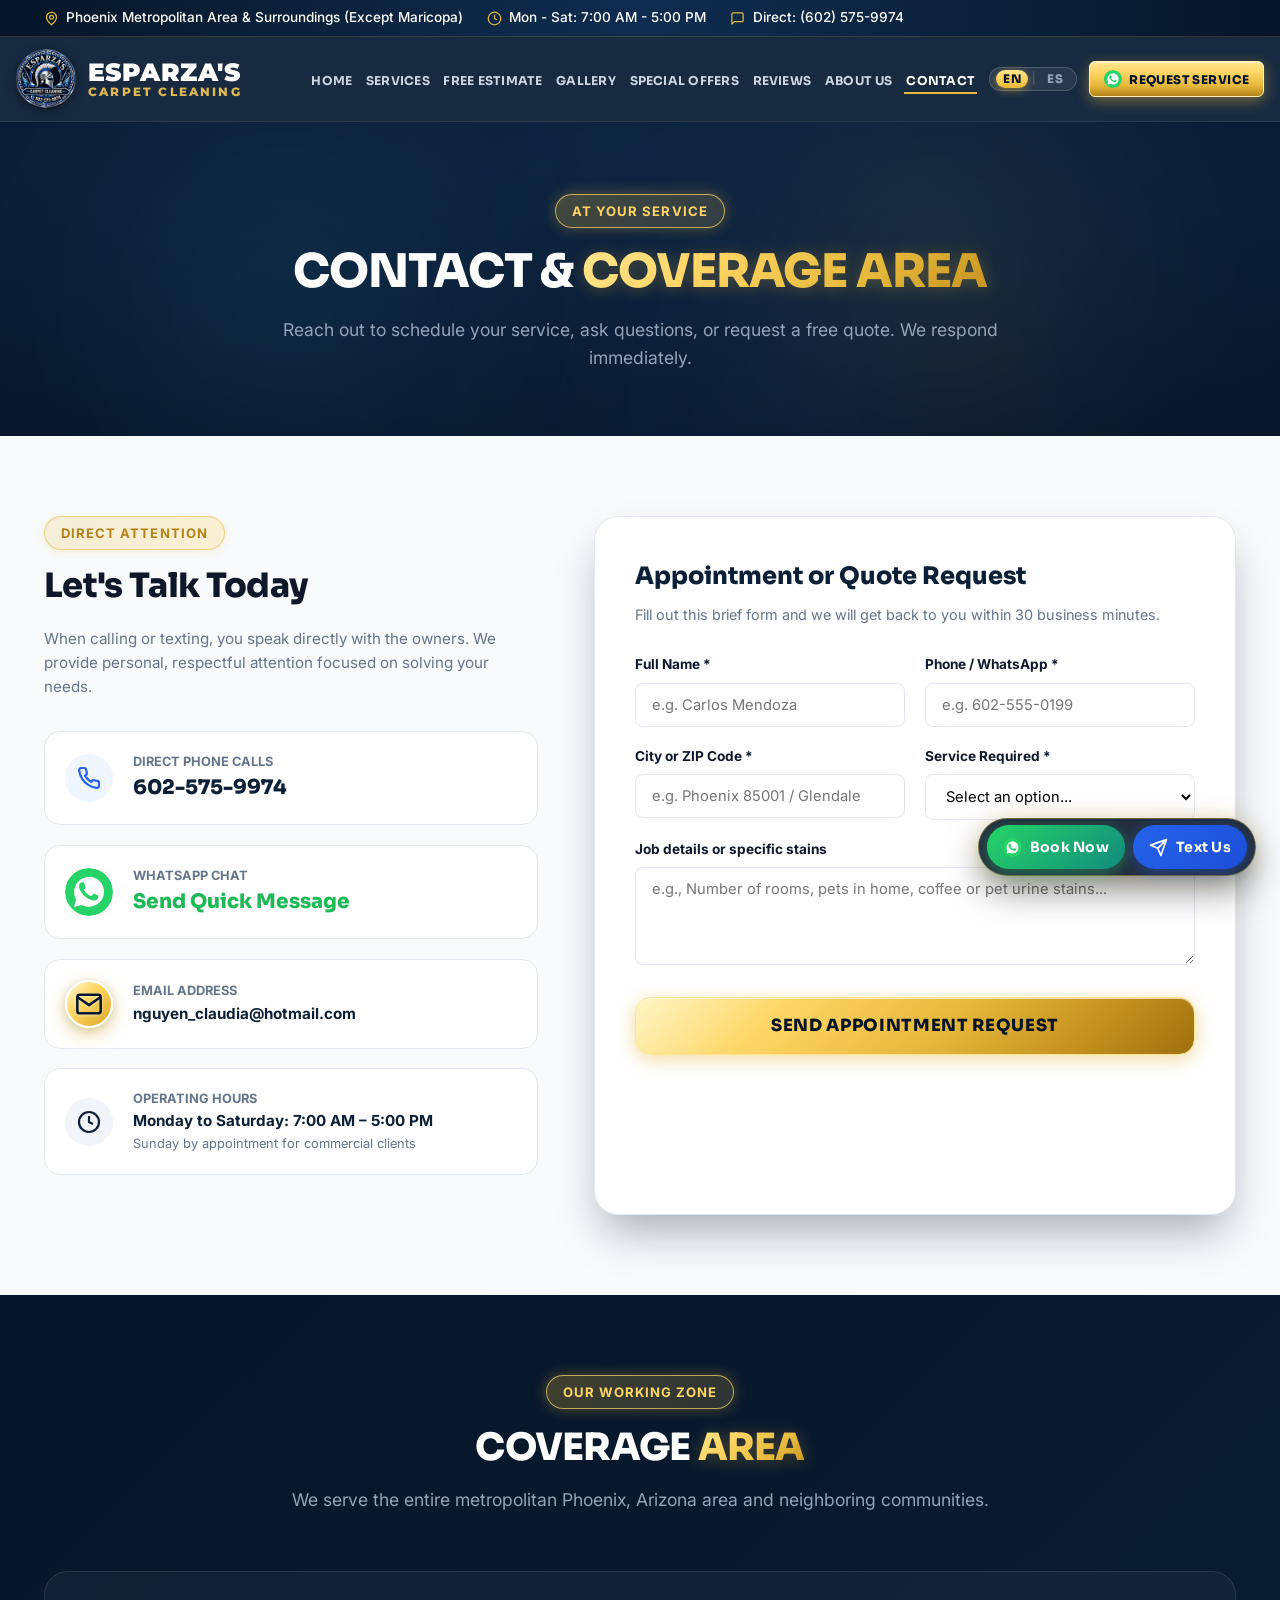
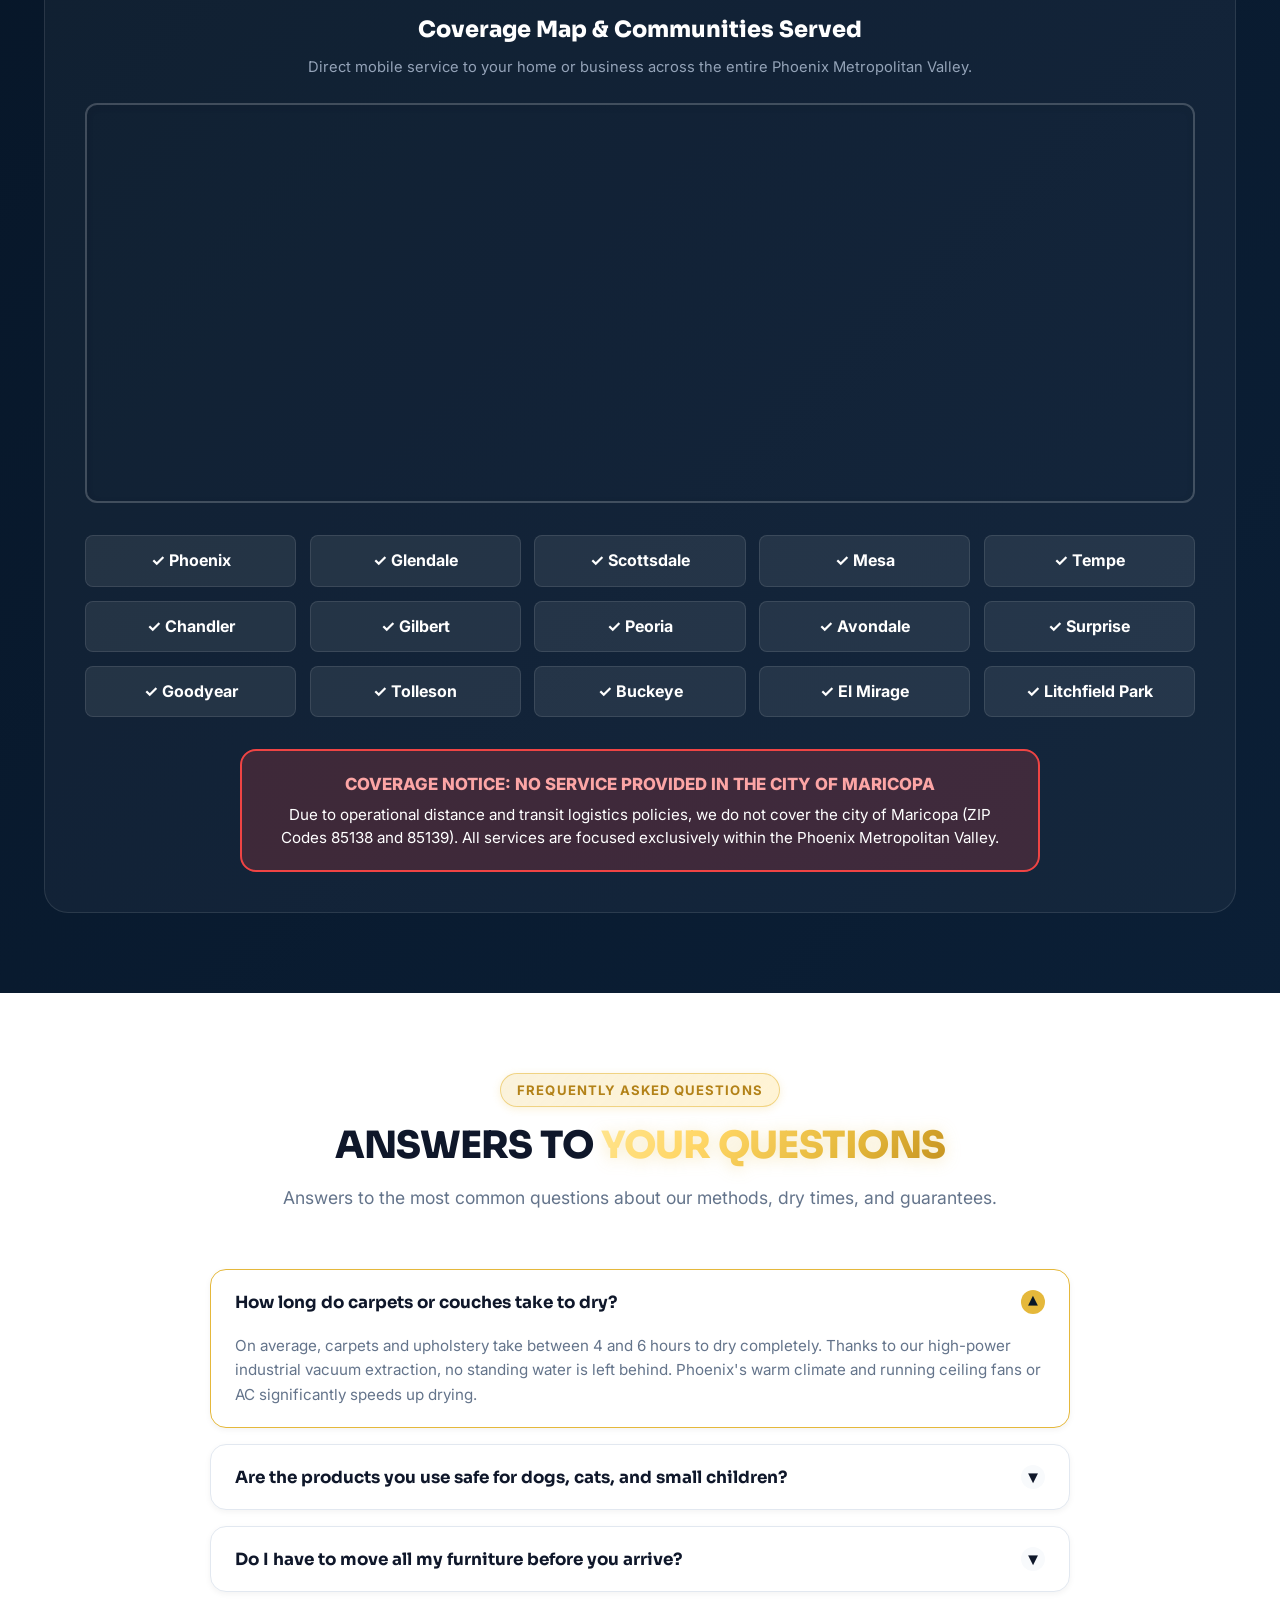
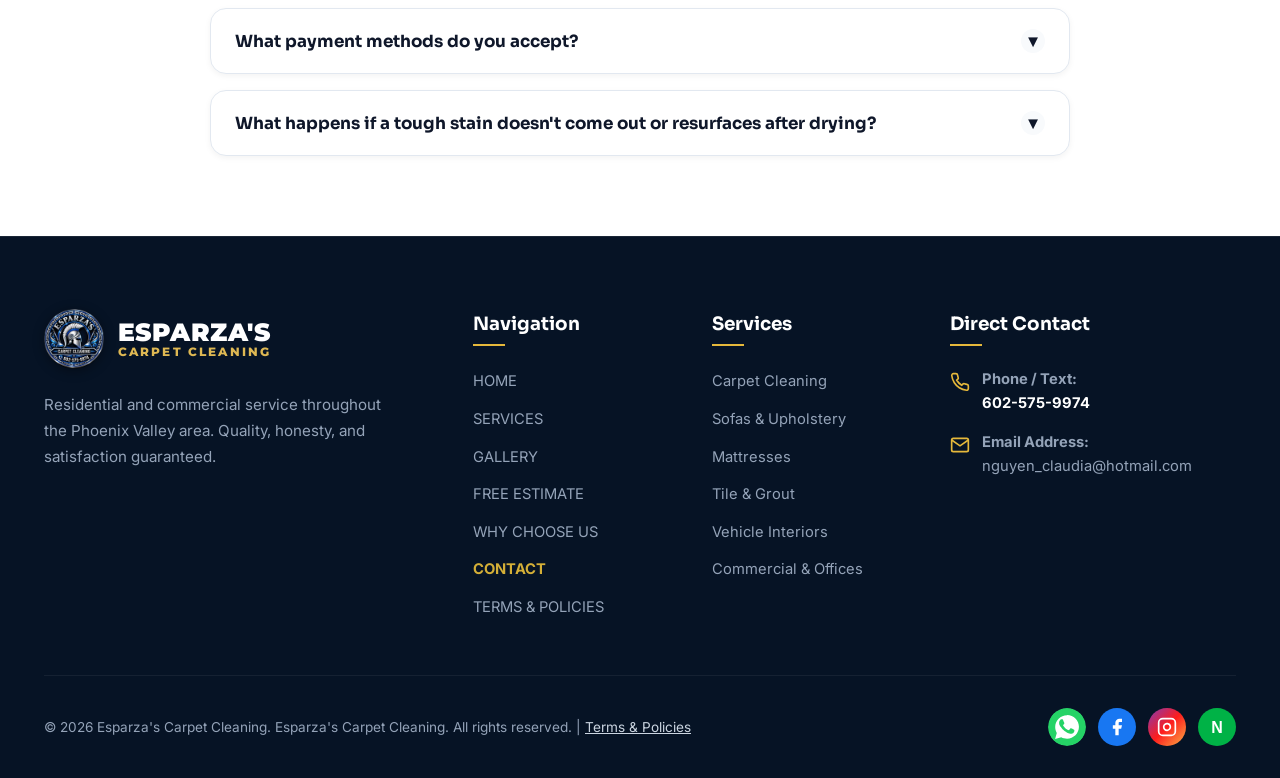
<file: contacto.html>
<!DOCTYPE html>
<html lang="en">
<head>
  <meta charset="UTF-8">
  <meta name="viewport" content="width=device-width, initial-scale=1.0">
  <title>Contact &amp; Coverage Area in Phoenix | Esparza's Carpet Cleaning</title>
  <meta name="description" content="Book your appointment or request information with Esparza's Carpet Cleaning in Phoenix, AZ. Tel: 602-575-9974. Serving the entire Phoenix Metro Valley.">
  <link rel="stylesheet" href="css/styles.css">
  <link rel="stylesheet" href="css/components.css">
  <link rel="icon" type="image/png" href="assets/images/logo-spartan.png">
</head>
<body>

  <!-- Top Notice Bar -->
  <div class="top-notice-bar">
    <div class="container">
      <div class="top-notice-info">
        <span class="top-notice-item">
          <svg width="15" height="15" viewBox="0 0 24 24" fill="none" stroke="currentColor" stroke-width="2"><path d="M12 2a8 8 0 0 0-8 8c0 5.25 8 12 8 12s8-6.75 8-12a8 8 0 0 0-8-8z"/><circle cx="12" cy="10" r="3"/></svg>
          <span data-i18n="top_area">Phoenix Metropolitan Area &amp; Surroundings (Except Maricopa)</span>
        </span>
        <span class="top-notice-item">
          <svg width="15" height="15" viewBox="0 0 24 24" fill="none" stroke="currentColor" stroke-width="2"><circle cx="12" cy="12" r="10"/><polyline points="12 6 12 12 16 14"/></svg>
          <span data-i18n="top_hours">Mon - Sat: 7:00 AM - 5:00 PM</span>
        </span>
        <span class="top-notice-item">
          <svg width="15" height="15" viewBox="0 0 24 24" fill="none" stroke="currentColor" stroke-width="2" stroke-linecap="round" stroke-linejoin="round"><path d="M21 15a2 2 0 0 1-2 2H7l-4 4V5a2 2 0 0 1 2-2h14a2 2 0 0 1 2 2z"/></svg>
          <span data-i18n="top_direct">Direct / SMS: (602) 575-9974</span>
        </span>
      </div>
    </div>
  </div>

  <!-- Header -->
  <header class="site-header">
    <div class="container header-inner">
      <a href="index.html" class="brand-logo" title="Esparza's Carpet Cleaning">
        <img src="assets/images/logo-spartan.png" alt="Esparza's Carpet Cleaning Logo" width="60" height="60" data-i18n-alt="logo_main_alt">
        <div class="logo-text-group">
          <span class="logo-main-text">ESPARZA'S</span>
          <span class="logo-sub-text">CARPET CLEANING</span>
        </div>
      </a>

      <nav class="main-nav">
        <ul class="nav-links">
          <li><a href="index.html" class="nav-link" data-i18n="nav_inicio">HOME</a></li>
          <li><a href="servicios.html" class="nav-link" data-i18n="nav_servicios">SERVICES</a></li>
          <li><a href="index.html#tarifas" class="nav-link" data-i18n="nav_tarifas">FREE ESTIMATE</a></li>
          <li><a href="galeria.html" class="nav-link" data-i18n="nav_galeria">GALLERY</a></li>
          <li><a href="index.html#promociones" class="nav-link" data-i18n="nav_promociones">SPECIAL OFFERS</a></li>
          <li><a href="index.html#comentarios" class="nav-link" data-i18n="nav_resenas">REVIEWS</a></li>
          <li><a href="nosotros.html" class="nav-link" data-i18n="nav_nosotros">ABOUT US</a></li>
          <li><a href="contacto.html" class="nav-link active" data-i18n="nav_contacto">CONTACT</a></li>
        </ul>

        <!-- Language Switcher (Desktop) -->
        <div class="lang-switch-container">
          <button type="button" class="lang-btn active" data-lang="en">EN</button>
          <span class="lang-separator">|</span>
          <button type="button" class="lang-btn" data-lang="es">ES</button>
        </div>

        <a href="solicitud.html" class="btn-nav-gold">
          <svg width="20" height="20" viewBox="0 0 24 24" fill="none" style="flex-shrink: 0;"><circle cx="12" cy="12" r="12" fill="#25D366"/><path d="M12.04 4.5c-4.14 0-7.5 3.36-7.5 7.5 0 1.33.35 2.62 1.01 3.75L4.5 19.5l3.86-1.01c1.1.6 2.34.91 3.68.91 4.14 0 7.5-3.36 7.5-7.5s-3.36-7.5-7.5-7.5zm4.45 10.63c-.19.53-1.09 1.01-1.54 1.07-.39.06-.9.08-1.46-.1-.34-.11-.79-.26-1.37-.51-2.43-1.05-4-3.52-4.12-3.68-.12-.16-.99-1.32-.99-2.51 0-1.19.63-1.78.85-2.02.22-.24.48-.3.64-.3.16 0 .32 0 .46.01.15.01.35-.06.55.42.21.49.71 1.74.77 1.87.06.13.1.28.02.44-.08.16-.12.26-.24.4-.12.14-.26.31-.37.42-.12.12-.25.25-.11.49.14.24.62 1.02 1.33 1.65.91.81 1.68 1.06 1.92 1.18.24.12.38.1.52-.06.14-.16.6-.7.76-.94.16-.24.32-.2.53-.12.21.08 1.33.63 1.56.74.23.12.38.18.44.27.06.1.06.57-.13 1.1z" fill="#FFFFFF"/></svg>
          <span data-i18n="nav_cta">REQUEST SERVICE</span>
        </a>
      </nav>

      <button class="mobile-toggle-btn" aria-label="Mobile Navigation Menu" data-i18n-aria="nav_menu_aria">
        <svg width="26" height="26" viewBox="0 0 24 24" fill="none" stroke="currentColor" stroke-width="2.5"><path d="M4 6h16M4 12h16M4 18h16"/></svg>
      </button>
    </div>
  </header>

  <!-- Mobile Drawer -->
  <div class="mobile-menu-drawer">
    <!-- Language Switcher (Mobile Drawer) -->
    <div style="display: flex; justify-content: center; margin-bottom: 1.5rem;">
      <div class="lang-switch-container">
        <button type="button" class="lang-btn active" data-lang="en">EN</button>
        <span class="lang-separator">|</span>
        <button type="button" class="lang-btn" data-lang="es">ES</button>
      </div>
    </div>

    <ul class="mobile-nav-links">
      <li><a href="index.html" class="nav-link" data-i18n="nav_inicio">HOME</a></li>
      <li><a href="servicios.html" class="nav-link" data-i18n="nav_servicios">SERVICES</a></li>
      <li><a href="index.html#tarifas" class="nav-link" data-i18n="nav_tarifas">FREE ESTIMATE</a></li>
      <li><a href="galeria.html" class="nav-link" data-i18n="nav_galeria">GALLERY</a></li>
      <li><a href="index.html#promociones" class="nav-link" data-i18n="nav_promociones">SPECIAL OFFERS</a></li>
      <li><a href="index.html#comentarios" class="nav-link" data-i18n="nav_resenas">REVIEWS</a></li>
      <li><a href="nosotros.html" class="nav-link" data-i18n="nav_nosotros">ABOUT US</a></li>
      <li><a href="contacto.html" class="nav-link active" data-i18n="nav_contacto">CONTACT</a></li>
    </ul>
    <div style="margin-top: 1.5rem; display: flex; flex-direction: column; gap: 1rem;">
      <a href="solicitud.html" class="btn-nav-gold" style="width: 100%; justify-content: center;">
        <svg width="20" height="20" viewBox="0 0 24 24" fill="none" style="flex-shrink: 0;"><circle cx="12" cy="12" r="12" fill="#25D366"/><path d="M12.04 4.5c-4.14 0-7.5 3.36-7.5 7.5 0 1.33.35 2.62 1.01 3.75L4.5 19.5l3.86-1.01c1.1.6 2.34.91 3.68.91 4.14 0 7.5-3.36 7.5-7.5s-3.36-7.5-7.5-7.5zm4.45 10.63c-.19.53-1.09 1.01-1.54 1.07-.39.06-.9.08-1.46-.1-.34-.11-.79-.26-1.37-.51-2.43-1.05-4-3.52-4.12-3.68-.12-.16-.99-1.32-.99-2.51 0-1.19.63-1.78.85-2.02.22-.24.48-.3.64-.3.16 0 .32 0 .46.01.15.01.35-.06.55.42.21.49.71 1.74.77 1.87.06.13.1.28.02.44-.08.16-.12.26-.24.4-.12.14-.26.31-.37.42-.12.12-.25.25-.11.49.14.24.62 1.02 1.33 1.65.91.81 1.68 1.06 1.92 1.18.24.12.38.1.52-.06.14-.16.6-.7.76-.94.16-.24.32-.2.53-.12.21.08 1.33.63 1.56.74.23.12.38.18.44.27.06.1.06.57-.13 1.1z" fill="#FFFFFF"/></svg>
        <span data-i18n="nav_cta">REQUEST SERVICE</span>
      </a>
      <a href="tel:6025759974" class="btn btn-secondary" style="width: 100%; justify-content: center;" data-i18n="nav_call">Call: (602) 575-9974</a>
    </div>
  </div>

  <main>
    <!-- PAGE HERO -->
    <section class="section-dark" style="position: relative; overflow: hidden; padding: 4.5rem 0 4rem 0; background: radial-gradient(120% 120% at 50% 10%, #0c2340 0%, #061325 100%);">
      <!-- Ambient Glow Orbs -->
      <div class="ambient-glow-orb orb-amber" style="top: -60px; right: 10%; width: 420px; height: 420px;"></div>
      <div class="ambient-glow-orb orb-azure" style="bottom: -80px; left: 5%; width: 440px; height: 440px;"></div>
      <div class="ambient-glow-orb orb-navy" style="top: 35%; left: 45%; width: 340px; height: 340px;"></div>

      <div class="container" style="text-align: center; position: relative; z-index: 2;">
        <span class="section-badge gold reveal-on-scroll" data-i18n="con_hero_badge">At Your Service</span>
        <h1 class="section-title reveal-on-scroll stagger-1" style="font-size: 2.9rem;"><span data-i18n="con_hero_title_1">CONTACT &amp;</span> <span class="highlight" data-i18n="con_hero_title_2">COVERAGE AREA</span></h1>
        <p class="section-subtitle reveal-on-scroll stagger-2" style="max-width: 780px; margin: 0 auto;" data-i18n="con_hero_sub">
          Reach out to schedule your service, ask questions, or request a free quote. We respond immediately.
        </p>
      </div>
    </section>

    <!-- CANALES DE CONTACTO Y FORMULARIO -->
    <section class="section section-light">
      <div class="container">
        <div class="contact-layout-grid">
          
          <!-- Contact Info Cards -->
          <div class="reveal-on-scroll">
            <span class="section-badge gold" data-i18n="con_badge_direct">Direct Attention</span>
            <h2 class="section-title" style="font-size: 2.1rem; margin-bottom: 1.25rem;" data-i18n="con_talk_title">Let's Talk Today</h2>
            <p style="color: var(--color-text-muted); font-size: 0.95rem; line-height: 1.6; margin-bottom: 2rem;" data-i18n="con_talk_desc">
              When calling or texting, you speak directly with the owners. We provide personal, respectful attention focused on solving your needs.
            </p>

            <div style="display: flex; flex-direction: column; gap: 1.2rem; margin-bottom: 2.5rem;">
              <!-- Phone -->
              <a href="tel:6025759974" class="reveal-on-scroll stagger-1" style="background: #FFFFFF; border: 1px solid var(--color-border-light); border-radius: var(--radius-md); padding: 1.25rem; display: flex; align-items: center; gap: 1.25rem; transition: transform var(--transition-fast), box-shadow var(--transition-fast);">
                <div style="width: 48px; height: 48px; border-radius: 50%; background: #EFF6FF; color: var(--color-phone); display: flex; align-items: center; justify-content: center; flex-shrink: 0;">
                  <svg width="24" height="24" viewBox="0 0 24 24" fill="none" stroke="currentColor" stroke-width="2.2"><path d="M22 16.92v3a2 2 0 0 1-2.18 2 19.79 19.79 0 0 1-8.63-3.07 19.5 19.5 0 0 1-6-6 19.79 19.79 0 0 1-3.07-8.67A2 2 0 0 1 4.11 2h3a2 2 0 0 1 2 1.72 12.84 12.84 0 0 0 .7 2.81 2 2 0 0 1-.45 2.11L8.09 9.91a16 16 0 0 0 6 6l1.27-1.27a2 2 0 0 1 2.11-.45 12.84 12.84 0 0 0 2.81.7A2 2 0 0 1 22 16.92z"/></svg>
                </div>
                <div>
                  <div style="font-size: 0.8rem; font-weight: 700; color: var(--color-text-muted); text-transform: uppercase;" data-i18n="con_phone_label">Direct Phone Calls</div>
                  <div style="font-family: var(--font-heading); font-size: 1.25rem; font-weight: 800; color: var(--color-primary);">602-575-9974</div>
                </div>
              </a>

              <!-- WhatsApp -->
              <a href="https://wa.me/16025759974?text=Hello%20Esparza's!%20I'd%20like%20information%20for%20a%20service" target="_blank" rel="noopener" class="reveal-on-scroll stagger-2" style="background: #FFFFFF; border: 1px solid var(--color-border-light); border-radius: var(--radius-md); padding: 1.25rem; display: flex; align-items: center; gap: 1.25rem; transition: transform var(--transition-fast), box-shadow var(--transition-fast);">
                <div style="width: 48px; height: 48px; border-radius: 50%; display: flex; align-items: center; justify-content: center; flex-shrink: 0; overflow: hidden;">
                  <svg width="48" height="48" viewBox="0 0 24 24" fill="none">
                    <circle cx="12" cy="12" r="12" fill="#25D366"/>
                    <path d="M12.04 4.5c-4.14 0-7.5 3.36-7.5 7.5 0 1.33.35 2.62 1.01 3.75L4.5 19.5l3.86-1.01c1.1.6 2.34.91 3.68.91 4.14 0 7.5-3.36 7.5-7.5s-3.36-7.5-7.5-7.5zm4.45 10.63c-.19.53-1.09 1.01-1.54 1.07-.39.06-.9.08-1.46-.1-.34-.11-.79-.26-1.37-.51-2.43-1.05-4-3.52-4.12-3.68-.12-.16-.99-1.32-.99-2.51 0-1.19.63-1.78.85-2.02.22-.24.48-.3.64-.3.16 0 .32 0 .46.01.15.01.35-.06.55.42.21.49.71 1.74.77 1.87.06.13.1.28.02.44-.08.16-.12.26-.24.4-.12.14-.26.31-.37.42-.12.12-.25.25-.11.49.14.24.62 1.02 1.33 1.65.91.81 1.68 1.06 1.92 1.18.24.12.38.1.52-.06.14-.16.6-.7.76-.94.16-.24.32-.2.53-.12.21.08 1.33.63 1.56.74.23.12.38.18.44.27.06.1.06.57-.13 1.1z" fill="#FFFFFF"/>
                  </svg>
                </div>
                <div>
                  <div style="font-size: 0.8rem; font-weight: 700; color: var(--color-text-muted); text-transform: uppercase;" data-i18n="con_wa_label">WhatsApp Chat</div>
                  <div style="font-family: var(--font-heading); font-size: 1.25rem; font-weight: 800; color: var(--color-whatsapp-hover);" data-i18n="con_wa_btn">Send Quick Message</div>
                </div>
              </a>

              <!-- Email -->
              <div class="reveal-on-scroll stagger-3" style="background: #FFFFFF; border: 1px solid var(--color-border-light); border-radius: var(--radius-md); padding: 1.25rem; display: flex; align-items: center; gap: 1.25rem; transition: transform var(--transition-fast);">
                <div class="gold-medallion-icon" style="width: 48px; height: 48px;">
                  <svg width="22" height="22" viewBox="0 0 24 24" fill="none" stroke="currentColor" stroke-width="2"><path d="M4 4h16c1.1 0 2 .9 2 2v12c0 1.1-.9 2-2 2H4c-1.1 0-2-.9-2-2V6c0-1.1.9-2 2-2z"/><polyline points="22,6 12,13 2,6"/></svg>
                </div>
                <div>
                  <div style="font-size: 0.8rem; font-weight: 700; color: var(--color-text-muted); text-transform: uppercase;" data-i18n="con_email_label">Email Address</div>
                  <a href="mailto:nguyen_claudia@hotmail.com" style="font-weight: 700; color: var(--color-primary); word-break: break-all; font-size: 0.95rem;">nguyen_claudia@hotmail.com</a>
                </div>
              </div>

              <!-- Horarios -->
              <div class="reveal-on-scroll stagger-4" style="background: #FFFFFF; border: 1px solid var(--color-border-light); border-radius: var(--radius-md); padding: 1.25rem; display: flex; align-items: center; gap: 1.25rem; transition: transform var(--transition-fast);">
                <div style="width: 48px; height: 48px; border-radius: 50%; background: #F1F5F9; color: var(--color-primary); display: flex; align-items: center; justify-content: center; flex-shrink: 0;">
                  <svg width="24" height="24" viewBox="0 0 24 24" fill="none" stroke="currentColor" stroke-width="2.2"><circle cx="12" cy="12" r="10"/><polyline points="12 6 12 12 16 14"/></svg>
                </div>
                <div>
                  <div style="font-size: 0.8rem; font-weight: 700; color: var(--color-text-muted); text-transform: uppercase;" data-i18n="con_hours_label">Operating Hours</div>
                  <div style="font-weight: 700; color: var(--color-primary); font-size: 0.95rem;" data-i18n="con_hours_val">Monday to Saturday: 7:00 AM – 5:00 PM</div>
                  <div style="font-size: 0.8rem; color: var(--color-text-muted);" data-i18n="con_hours_sun">Sunday by appointment for commercial clients</div>
                </div>
              </div>
            </div>
          </div>

          <!-- Contact Form Card -->
          <div class="reveal-on-scroll stagger-2" style="background: #FFFFFF; border-radius: var(--radius-lg); padding: 2.5rem; box-shadow: var(--shadow-xl); border: 1px solid var(--color-border-light); transition: transform var(--transition-normal);">
            <h3 style="font-family: var(--font-heading); font-size: 1.5rem; font-weight: 800; color: var(--color-primary); margin-bottom: 0.5rem;" data-i18n="con_form_title">
              Appointment or Quote Request
            </h3>
            <p style="font-size: 0.9rem; color: var(--color-text-muted); margin-bottom: 1.75rem;" data-i18n="con_form_sub">
              Fill out this brief form and we will get back to you within 30 business minutes.
            </p>

            <form id="contact-inquiry-form" onsubmit="handleContactSubmit(event)">
              <div class="form-row-2col">
                <div>
                  <label style="display: block; font-size: 0.85rem; font-weight: 700; margin-bottom: 0.4rem;" data-i18n="con_lbl_name">Full Name *</label>
                  <input type="text" required placeholder="e.g. Carlos Mendoza" style="width: 100%; padding: 0.75rem 1rem; border: 1px solid var(--color-border-light); border-radius: var(--radius-sm); font-size: 0.92rem;">
                </div>
                <div>
                  <label style="display: block; font-size: 0.85rem; font-weight: 700; margin-bottom: 0.4rem;" data-i18n="con_lbl_phone">Phone / WhatsApp *</label>
                  <input type="tel" required placeholder="e.g. 602-555-0199" style="width: 100%; padding: 0.75rem 1rem; border: 1px solid var(--color-border-light); border-radius: var(--radius-sm); font-size: 0.92rem;">
                </div>
              </div>

              <div class="form-row-2col">
                <div>
                  <label style="display: block; font-size: 0.85rem; font-weight: 700; margin-bottom: 0.4rem;" data-i18n="con_lbl_city">City or ZIP Code *</label>
                  <input type="text" required placeholder="e.g. Phoenix 85001 / Glendale" style="width: 100%; padding: 0.75rem 1rem; border: 1px solid var(--color-border-light); border-radius: var(--radius-sm); font-size: 0.92rem;">
                </div>
                <div>
                  <label style="display: block; font-size: 0.85rem; font-weight: 700; margin-bottom: 0.4rem;" data-i18n="con_lbl_service">Service Required *</label>
                  <select required style="width: 100%; padding: 0.75rem 1rem; border: 1px solid var(--color-border-light); border-radius: var(--radius-sm); font-size: 0.92rem; background: #FFF;">
                    <option value="" data-i18n="con_opt_select">Select an option...</option>
                    <option value="alfombras" data-i18n="con_opt_carpet">Carpet Cleaning</option>
                    <option value="sofas" data-i18n="con_opt_sofa">Couches / Sofas / Upholstery</option>
                    <option value="colchones" data-i18n="con_opt_mattress">Mattress Sanitization</option>
                    <option value="pisos" data-i18n="con_opt_tile">Tile &amp; Grout Cleaning</option>
                    <option value="sillas" data-i18n="con_opt_chairs">Dining Chairs</option>
                    <option value="vehiculos" data-i18n="con_opt_car">Car Interior Wash</option>
                    <option value="comercial" data-i18n="con_opt_comm">Commercial / Airbnb / Move-Out</option>
                    <option value="combo" data-i18n="con_opt_combo">Combo Package (Multiple Services)</option>
                  </select>
                </div>
              </div>

              <div style="margin-bottom: 1.5rem;">
                <label style="display: block; font-size: 0.85rem; font-weight: 700; margin-bottom: 0.4rem;" data-i18n="con_lbl_details">Job details or specific stains</label>
                <textarea rows="4" placeholder="e.g., Number of rooms, pets in home, coffee or pet urine stains..." style="width: 100%; padding: 0.75rem 1rem; border: 1px solid var(--color-border-light); border-radius: var(--radius-sm); font-size: 0.92rem; resize: vertical;"></textarea>
              </div>

              <button type="submit" class="btn btn-primary btn-lg" style="width: 100%;">
                <span data-i18n="con_btn_submit">Send Appointment Request</span>
              </button>

              <div id="contact-success-msg" style="display: none; margin-top: 1rem; padding: 1rem; background: #DCFCE7; border: 1px solid #86EFAC; color: #166534; border-radius: var(--radius-sm); font-size: 0.9rem; text-align: center; font-weight: 600;" data-i18n="con_success_msg">
                Thank you! We received your request. We will contact you shortly to confirm your booking. For immediate assistance, click the WhatsApp button on the bottom right.
              </div>
            </form>
          </div>

        </div>
      </div>
    </section>

    <!-- COBERTURA EN EL VALLE DE PHOENIX -->
    <section class="section section-dark" style="background: linear-gradient(135deg, #071628 0%, #0B1F36 100%);">
      <div class="container">
        <div class="section-header reveal-on-scroll">
          <span class="section-badge gold" data-i18n="con_cov_badge">Our Working Zone</span>
          <h2 class="section-title"><span data-i18n="con_cov_title_1">COVERAGE</span> <span class="highlight" data-i18n="con_cov_title_2">AREA</span></h2>
          <p class="section-subtitle" data-i18n="con_cov_sub">
            We serve the entire metropolitan Phoenix, Arizona area and neighboring communities.
          </p>
        </div>

        <div class="reveal-on-scroll stagger-1" style="background: rgba(255, 255, 255, 0.04); border: 1px solid rgba(255, 255, 255, 0.1); border-radius: var(--radius-lg); padding: 2.5rem;">
          <h3 style="font-family: var(--font-heading); font-size: 1.4rem; font-weight: 800; color: #FFFFFF; margin-bottom: 0.5rem; text-align: center;">
            <span data-i18n="con_cov_map_title">Coverage Map &amp; Communities Served</span>
          </h3>
          <p style="color: #94A3B8; text-align: center; font-size: 0.92rem; margin-bottom: 1.5rem;">
            <span data-i18n="con_cov_map_desc">Direct mobile service to your home or business across the entire Phoenix Metropolitan Valley.</span>
          </p>

          <!-- Interactive Google Maps Iframe Embed -->
          <div class="map-iframe-container" style="border-color: rgba(255,255,255,0.2);">
            <iframe 
              src="https://www.google.com/maps/embed?pb=!1m18!1m12!1m3!1d425345.5085816913!2d-112.35560942698947!3d33.47545938531126!2m3!1f0!2f0!3f0!3m2!1i1024!2i768!4f13.1!3m3!1m2!1s0x872b12ed50a179cb%3A0x8c69c7f841e15265!2sPhoenix%2C%20AZ!5e0!3m2!1sen!2sus!4v1700000000000!5m2!1sen!2sus" 
              title="Coverage Area of Esparza's Carpet Cleaning in Phoenix AZ" 
              loading="lazy" 
              referrerpolicy="no-referrer-when-downgrade">
            </iframe>
          </div>

          <div style="display: grid; grid-template-columns: repeat(auto-fit, minmax(180px, 1fr)); gap: 0.85rem; margin: 2rem 0;">
            <div style="background: rgba(255, 255, 255, 0.08); padding: 0.75rem 1rem; border-radius: var(--radius-sm); text-align: center; font-weight: 700; color: #FFFFFF; border: 1px solid rgba(255,255,255,0.1);">
              ✓ Phoenix
            </div>
            <div style="background: rgba(255, 255, 255, 0.08); padding: 0.75rem 1rem; border-radius: var(--radius-sm); text-align: center; font-weight: 700; color: #FFFFFF; border: 1px solid rgba(255,255,255,0.1);">
              ✓ Glendale
            </div>
            <div style="background: rgba(255, 255, 255, 0.08); padding: 0.75rem 1rem; border-radius: var(--radius-sm); text-align: center; font-weight: 700; color: #FFFFFF; border: 1px solid rgba(255,255,255,0.1);">
              ✓ Scottsdale
            </div>
            <div style="background: rgba(255, 255, 255, 0.08); padding: 0.75rem 1rem; border-radius: var(--radius-sm); text-align: center; font-weight: 700; color: #FFFFFF; border: 1px solid rgba(255,255,255,0.1);">
              ✓ Mesa
            </div>
            <div style="background: rgba(255, 255, 255, 0.08); padding: 0.75rem 1rem; border-radius: var(--radius-sm); text-align: center; font-weight: 700; color: #FFFFFF; border: 1px solid rgba(255,255,255,0.1);">
              ✓ Tempe
            </div>
            <div style="background: rgba(255, 255, 255, 0.08); padding: 0.75rem 1rem; border-radius: var(--radius-sm); text-align: center; font-weight: 700; color: #FFFFFF; border: 1px solid rgba(255,255,255,0.1);">
              ✓ Chandler
            </div>
            <div style="background: rgba(255, 255, 255, 0.08); padding: 0.75rem 1rem; border-radius: var(--radius-sm); text-align: center; font-weight: 700; color: #FFFFFF; border: 1px solid rgba(255,255,255,0.1);">
              ✓ Gilbert
            </div>
            <div style="background: rgba(255, 255, 255, 0.08); padding: 0.75rem 1rem; border-radius: var(--radius-sm); text-align: center; font-weight: 700; color: #FFFFFF; border: 1px solid rgba(255,255,255,0.1);">
              ✓ Peoria
            </div>
            <div style="background: rgba(255, 255, 255, 0.08); padding: 0.75rem 1rem; border-radius: var(--radius-sm); text-align: center; font-weight: 700; color: #FFFFFF; border: 1px solid rgba(255,255,255,0.1);">
              ✓ Avondale
            </div>
            <div style="background: rgba(255, 255, 255, 0.08); padding: 0.75rem 1rem; border-radius: var(--radius-sm); text-align: center; font-weight: 700; color: #FFFFFF; border: 1px solid rgba(255,255,255,0.1);">
              ✓ Surprise
            </div>
            <div style="background: rgba(255, 255, 255, 0.08); padding: 0.75rem 1rem; border-radius: var(--radius-sm); text-align: center; font-weight: 700; color: #FFFFFF; border: 1px solid rgba(255,255,255,0.1);">
              ✓ Goodyear
            </div>
            <div style="background: rgba(255, 255, 255, 0.08); padding: 0.75rem 1rem; border-radius: var(--radius-sm); text-align: center; font-weight: 700; color: #FFFFFF; border: 1px solid rgba(255,255,255,0.1);">
              ✓ Tolleson
            </div>
            <div style="background: rgba(255, 255, 255, 0.08); padding: 0.75rem 1rem; border-radius: var(--radius-sm); text-align: center; font-weight: 700; color: #FFFFFF; border: 1px solid rgba(255,255,255,0.1);">
              ✓ Buckeye
            </div>
            <div style="background: rgba(255, 255, 255, 0.08); padding: 0.75rem 1rem; border-radius: var(--radius-sm); text-align: center; font-weight: 700; color: #FFFFFF; border: 1px solid rgba(255,255,255,0.1);">
              ✓ El Mirage
            </div>
            <div style="background: rgba(255, 255, 255, 0.08); padding: 0.75rem 1rem; border-radius: var(--radius-sm); text-align: center; font-weight: 700; color: #FFFFFF; border: 1px solid rgba(255,255,255,0.1);">
              ✓ Litchfield Park
            </div>
          </div>

          <!-- Nota expresa sobre Maricopa -->
          <div class="reveal-on-scroll stagger-2" style="background: rgba(239, 68, 68, 0.2); border: 2px solid #EF4444; border-radius: var(--radius-md); padding: 1.25rem 1.75rem; text-align: center; max-width: 800px; margin: 0 auto;">
            <span style="display: inline-flex; align-items: center; gap: 0.5rem; color: #FCA5A5; font-weight: 800; font-size: 1.05rem;" data-i18n="cov_exclusion_title">
              <svg width="22" height="22" viewBox="0 0 24 24" fill="none" stroke="currentColor" stroke-width="2.5"><circle cx="12" cy="12" r="10"/><line x1="4.93" y1="4.93" x2="19.07" y2="19.07"/></svg>
              COVERAGE NOTICE: NO SERVICE PROVIDED IN THE CITY OF MARICOPA
            </span>
            <p style="color: #FFFFFF; font-size: 0.95rem; margin-top: 0.4rem; line-height: 1.5;" data-i18n="cov_exclusion_desc">
              Due to operational distance and transit logistics policies, we do not cover the city of Maricopa (ZIP Codes 85138 and 85139). All services are focused exclusively within the Phoenix Metropolitan Valley.
            </p>
          </div>
        </div>
        </div>
      </div>
    </section>

    <!-- PREGUNTAS FRECUENTES (FAQ INTERACTIVO) -->
    <section class="section section-white">
      <div class="container">
        <div class="section-header reveal-on-scroll">
          <span class="section-badge gold" data-i18n="con_faq_badge">Frequently Asked Questions</span>
          <h2 class="section-title"><span data-i18n="con_faq_title_1">ANSWERS TO</span> <span class="highlight" data-i18n="con_faq_title_2">YOUR QUESTIONS</span></h2>
          <p class="section-subtitle" data-i18n="con_faq_sub">Answers to the most common questions about our methods, dry times, and guarantees.</p>
        </div>

        <div class="faq-accordion">
          <!-- FAQ 1 -->
          <div class="faq-item active reveal-on-scroll stagger-1">
            <button class="faq-question">
              <span data-i18n="con_faq1_q">How long do carpets or couches take to dry?</span>
              <span class="faq-icon">&#9660;</span>
            </button>
            <div class="faq-answer" data-i18n="con_faq1_a">
              On average, carpets and upholstery take between <strong>4 and 6 hours</strong> to dry completely. Thanks to our high-power industrial vacuum extraction, no standing water is left behind. Phoenix's warm climate and running ceiling fans or AC significantly speeds up drying.
            </div>
          </div>

          <!-- FAQ 2 -->
          <div class="faq-item reveal-on-scroll stagger-2">
            <button class="faq-question">
              <span data-i18n="con_faq2_q">Are the products you use safe for dogs, cats, and small children?</span>
              <span class="faq-icon">&#9660;</span>
            </button>
            <div class="faq-answer" data-i18n="con_faq2_a">
              100% safe. We strictly use organic, biodegradable, eco-friendly formulas free of harsh chlorine, phosphates, or aggressive solvents. Once extracted, no toxic residues or sticky films remain on fibers.
            </div>
          </div>

          <!-- FAQ 3 -->
          <div class="faq-item reveal-on-scroll stagger-3">
            <button class="faq-question">
              <span data-i18n="con_faq3_q">Do I have to move all my furniture before you arrive?</span>
              <span class="faq-icon">&#9660;</span>
            </button>
            <div class="faq-answer" data-i18n="con_faq3_a">
              We ask clients to clear floors of small items, toys, cables, and fragile decorations. For lightweight furniture (like coffee tables or chairs), we are happy to shift them and place protective pads under the legs. Extremely heavy furniture like King beds or built-in bookshelves are meticulously cleaned around.
            </div>
          </div>

          <!-- FAQ 4 -->
          <div class="faq-item reveal-on-scroll stagger-4">
            <button class="faq-question">
              <span data-i18n="con_faq4_q">What payment methods do you accept?</span>
              <span class="faq-icon">&#9660;</span>
            </button>
            <div class="faq-answer" data-i18n="con_faq4_a">
              We accept cash, Zelle transfers, and all major debit and credit cards (Visa, Mastercard, American Express). Detailed invoices are provided for commercial accounts.
            </div>
          </div>

          <!-- FAQ 5 -->
          <div class="faq-item reveal-on-scroll stagger-5">
            <button class="faq-question">
              <span data-i18n="con_faq5_q">What happens if a tough stain doesn't come out or resurfaces after drying?</span>
              <span class="faq-icon">&#9660;</span>
            </button>
            <div class="faq-answer" data-i18n="con_faq5_a">
              Your complete satisfaction is our goal. If after full drying you notice any issue or feel an area needs re-touching, contact us within 48 hours of service and we will return for a technical review at no added charge.
            </div>
          </div>
        </div>
      </div>
    </section>
  </main>

  <!-- FOOTER -->
  <footer class="site-footer">
    <div class="container">
      <div class="footer-grid">
        <div class="footer-brand">
          <a href="index.html" class="brand-logo" style="display: inline-flex; align-items: center; gap: 0.85rem; text-decoration: none;">
            <img src="assets/images/logo-spartan.png" alt="Esparza's Logo" width="48" height="48" style="width: 48px; height: 48px; object-fit: contain; filter: drop-shadow(0 2px 6px rgba(0,0,0,0.4));" data-i18n-alt="logo_footer_alt">
            <div class="logo-text-group" style="display: flex; flex-direction: column;">
              <span class="logo-main-text" style="font-family: 'Montserrat', var(--font-heading); font-size: 1.4rem; font-weight: 900; color: #FFFFFF; line-height: 1.05; text-transform: uppercase;">ESPARZA'S</span>
              <span class="logo-sub-text" style="font-size: 0.72rem; font-weight: 800; color: #DEB853; text-transform: uppercase; letter-spacing: 0.18em;">CARPET CLEANING</span>
            </div>
          </a>
          <p data-i18n="footer_brand_desc">
            Deep steam injection and extraction specialists in Phoenix, AZ. Residential and commercial cleaning with eco-friendly products safe for your entire family.
          </p>
        </div>

        <div>
          <h4 class="footer-col-title" data-i18n="footer_nav_title">Navigation</h4>
          <ul class="footer-nav-list">
            <li><a href="index.html" data-i18n="nav_home">Home</a></li>
            <li><a href="servicios.html" data-i18n="nav_services">Our Services</a></li>
            <li><a href="galeria.html" data-i18n="nav_gallery">Before &amp; After Gallery</a></li>
            <li><a href="solicitud.html" data-i18n="nav_quote">Request Service</a></li>
            <li><a href="nosotros.html" data-i18n="nav_why">Why Esparza's?</a></li>
            <li><a href="contacto.html" style="color: #D4AF37; font-weight: 700;" data-i18n="nav_contact">Contact &amp; Coverage</a></li>
            <li><a href="terminos.html" data-i18n="nav_terms">Terms &amp; Policies</a></li>
          </ul>
        </div>

        <div>
          <h4 class="footer-col-title" data-i18n="footer_services_title">Services</h4>
          <ul class="footer-nav-list">
            <li><a href="servicios.html#alfombras" data-i18n="footer_srv_carpet">Carpet Cleaning</a></li>
            <li><a href="servicios.html#sofas" data-i18n="footer_srv_sofas">Couches &amp; Sofas</a></li>
            <li><a href="servicios.html#colchones" data-i18n="footer_srv_mattress">Mattresses</a></li>
            <li><a href="servicios.html#pisos" data-i18n="footer_srv_tile">Tile &amp; Grout</a></li>
            <li><a href="servicios.html#vehiculos" data-i18n="footer_srv_cars">Auto Interiors</a></li>
            <li><a href="servicios.html#comercial" data-i18n="footer_srv_comm">Commercial &amp; Airbnb</a></li>
          </ul>
        </div>

        <div>
          <h4 class="footer-col-title" data-i18n="footer_contact_title">Contact</h4>
          <ul class="footer-contact-list">
            <li class="footer-contact-item">
              <svg width="20" height="20" viewBox="0 0 24 24" fill="none" stroke="currentColor" stroke-width="2"><path d="M22 16.92v3a2 2 0 0 1-2.18 2 19.79 19.79 0 0 1-8.63-3.07 19.5 19.5 0 0 1-6-6 19.79 19.79 0 0 1-3.07-8.67A2 2 0 0 1 4.11 2h3a2 2 0 0 1 2 1.72 12.84 12.84 0 0 0 .7 2.81 2 2 0 0 1-.45 2.11L8.09 9.91a16 16 0 0 0 6 6l1.27-1.27a2 2 0 0 1 2.11-.45 12.84 12.84 0 0 0 2.81.7A2 2 0 0 1 22 16.92z"/></svg>
              <div>
                <strong data-i18n="footer_lbl_phone">Phone:</strong><br>
                <a href="tel:6025759974" style="color:#FFFFFF; font-weight:700;">602-575-9974</a>
              </div>
            </li>
            <li class="footer-contact-item">
              <svg width="20" height="20" viewBox="0 0 24 24" fill="none" stroke="currentColor" stroke-width="2"><path d="M4 4h16c1.1 0 2 .9 2 2v12c0 1.1-.9 2-2 2H4c-1.1 0-2-.9-2-2V6c0-1.1.9-2 2-2z"/><polyline points="22,6 12,13 2,6"/></svg>
              <div>
                <strong data-i18n="footer_lbl_email">Email:</strong><br>
                <a href="mailto:nguyen_claudia@hotmail.com">nguyen_claudia@hotmail.com</a>
              </div>
            </li>
          </ul>
        </div>
      </div>

      <div class="footer-bottom">
        <div>
          &copy; <span class="current-year">2026</span> Esparza's Carpet Cleaning. <span data-i18n="footer_rights">All rights reserved.</span> | <a href="terminos.html" style="color: #CBD5E1; text-decoration: underline;" data-i18n="footer_terms">Terms &amp; Policies</a>
        </div>
        <div class="footer-social-links" style="display: flex; gap: 0.75rem; align-items: center;">
          <a href="https://wa.me/16025759974" target="_blank" rel="noopener" class="social-icon-btn" title="WhatsApp Direct" style="display:inline-flex;align-items:center;justify-content:center;width:38px;height:38px;border-radius:50%;overflow:hidden;">
            <svg width="38" height="38" viewBox="0 0 24 24" fill="none">
              <circle cx="12" cy="12" r="12" fill="#25D366"/>
              <path d="M12.04 4.5c-4.14 0-7.5 3.36-7.5 7.5 0 1.33.35 2.62 1.01 3.75L4.5 19.5l3.86-1.01c1.1.6 2.34.91 3.68.91 4.14 0 7.5-3.36 7.5-7.5s-3.36-7.5-7.5-7.5zm4.45 10.63c-.19.53-1.09 1.01-1.54 1.07-.39.06-.9.08-1.46-.1-.34-.11-.79-.26-1.37-.51-2.43-1.05-4-3.52-4.12-3.68-.12-.16-.99-1.32-.99-2.51 0-1.19.63-1.78.85-2.02.22-.24.48-.3.64-.3.16 0 .32 0 .46.01.15.01.35-.06.55.42.21.49.71 1.74.77 1.87.06.13.1.28.02.44-.08.16-.12.26-.24.4-.12.14-.26.31-.37.42-.12.12-.25.25-.11.49.14.24.62 1.02 1.33 1.65.91.81 1.68 1.06 1.92 1.18.24.12.38.1.52-.06.14-.16.6-.7.76-.94.16-.24.32-.2.53-.12.21.08 1.33.63 1.56.74.23.12.38.18.44.27.06.1.06.57-.13 1.1z" fill="#FFFFFF"/>
            </svg>
          </a>
          <a href="https://www.facebook.com/profile.php?id=100064240503033" target="_blank" rel="noopener" class="social-icon-btn" title="Facebook Official" style="display:inline-flex;align-items:center;justify-content:center;width:38px;height:38px;border-radius:50%;background:#1877F2;color:#FFF;">
            <svg width="20" height="20" viewBox="0 0 24 24" fill="currentColor"><path d="M18 2h-3a5 5 0 0 0-5 5v3H7v4h3v8h4v-8h3l1-4h-4V7a1 1 0 0 1 1-1h3z"/></svg>
          </a>
          <a href="https://www.instagram.com/esparzascarpetcleaning/" target="_blank" rel="noopener" class="social-icon-btn" title="Instagram Official" style="display:inline-flex;align-items:center;justify-content:center;width:38px;height:38px;border-radius:50%;background:linear-gradient(135deg, #833ab4, #fd1d1d, #fcb045);color:#FFF;">
            <svg width="20" height="20" viewBox="0 0 24 24" fill="none" stroke="currentColor" stroke-width="2"><rect x="2" y="2" width="20" height="20" rx="5"/><path d="M16 11.37A4 4 0 1 1 12.63 8 4 4 0 0 1 16 11.37z"/><line x1="17.5" y1="6.5" x2="17.51" y2="6.5"/></svg>
          </a>
          <a href="https://nextdoor.com/pages/esparzas-carpet-cleaning-phoenix-az/" target="_blank" rel="noopener" class="social-icon-btn" title="Nextdoor Phoenix" style="display:inline-flex;align-items:center;justify-content:center;width:38px;height:38px;border-radius:50%;background:#00B246;color:#FFF;font-weight:900;font-size:16px;">
            <span style="font-family:sans-serif;font-weight:900;">N</span>
          </a>
        </div>
      </div>
    </div>
  </footer>

  <!-- FLOATING STICKY CTA DOCK (WhatsApp & Direct SMS) -->
  <div class="floating-actions-dock">
    <a href="https://wa.me/16025759974?text=Hello%20Esparza's!%20I'd%20like%20to%20learn%20more%20about%20your%20services" target="_blank" rel="noopener" class="dock-btn dock-btn-schedule" title="WhatsApp">
      <svg class="dock-btn-icon" viewBox="0 0 24 24" fill="none">
        <circle cx="12" cy="12" r="12" fill="#25D366"/>
        <path d="M12.04 4.5c-4.14 0-7.5 3.36-7.5 7.5 0 1.33.35 2.62 1.01 3.75L4.5 19.5l3.86-1.01c1.1.6 2.34.91 3.68.91 4.14 0 7.5-3.36 7.5-7.5s-3.36-7.5-7.5-7.5zm4.45 10.63c-.19.53-1.09 1.01-1.54 1.07-.39.06-.9.08-1.46-.1-.34-.11-.79-.26-1.37-.51-2.43-1.05-4-3.52-4.12-3.68-.12-.16-.99-1.32-.99-2.51 0-1.19.63-1.78.85-2.02.22-.24.48-.3.64-.3.16 0 .32 0 .46.01.15.01.35-.06.55.42.21.49.71 1.74.77 1.87.06.13.1.28.02.44-.08.16-.12.26-.24.4-.12.14-.26.31-.37.42-.12.12-.25.25-.11.49.14.24.62 1.02 1.33 1.65.91.81 1.68 1.06 1.92 1.18.24.12.38.1.52-.06.14-.16.6-.7.76-.94.16-.24.32-.2.53-.12.21.08 1.33.63 1.56.74.23.12.38.18.44.27.06.1.06.57-.13 1.1z" fill="#FFFFFF"/>
      </svg>
      <span class="dock-btn-label" data-i18n="dock_schedule">Book Now</span>
    </a>
    <a href="sms:16025759974" class="dock-btn dock-btn-call" title="Send SMS / Text Us">
      <svg class="dock-btn-icon" viewBox="0 0 24 24" fill="none" stroke="currentColor" stroke-width="2.2" stroke-linecap="round" stroke-linejoin="round">
        <line x1="22" y1="2" x2="11" y2="13"></line>
        <polygon points="22 2 15 22 11 13 2 9 22 2"></polygon>
      </svg>
      <span class="dock-btn-label" data-i18n="dock_call">Text Us</span>
    </a>
  </div>

  <script src="js/i18n.js"></script>
  <script src="js/main.js"></script>
  <script>
    function handleContactSubmit(e) {
      e.preventDefault();
      document.getElementById('contact-success-msg').style.display = 'block';
      e.target.reset();
    }
  </script>
</body>
</html>
</file>
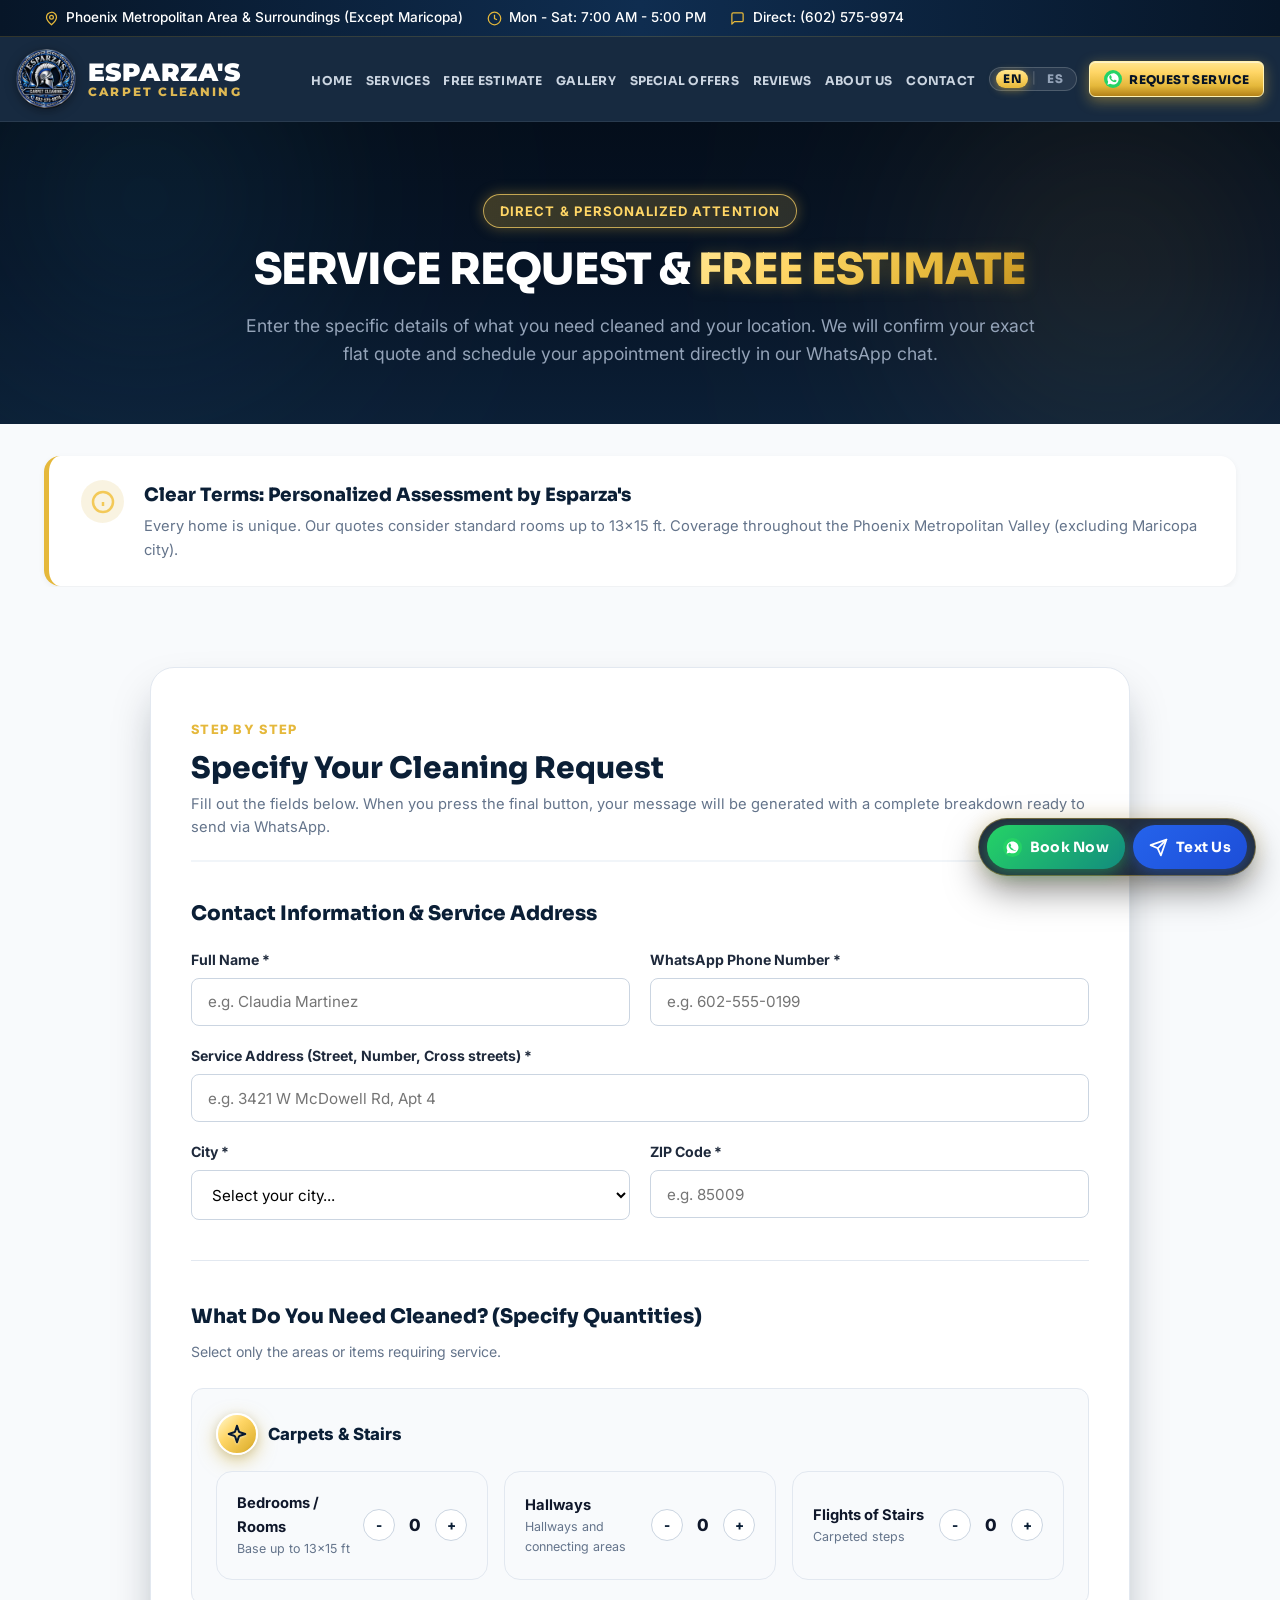
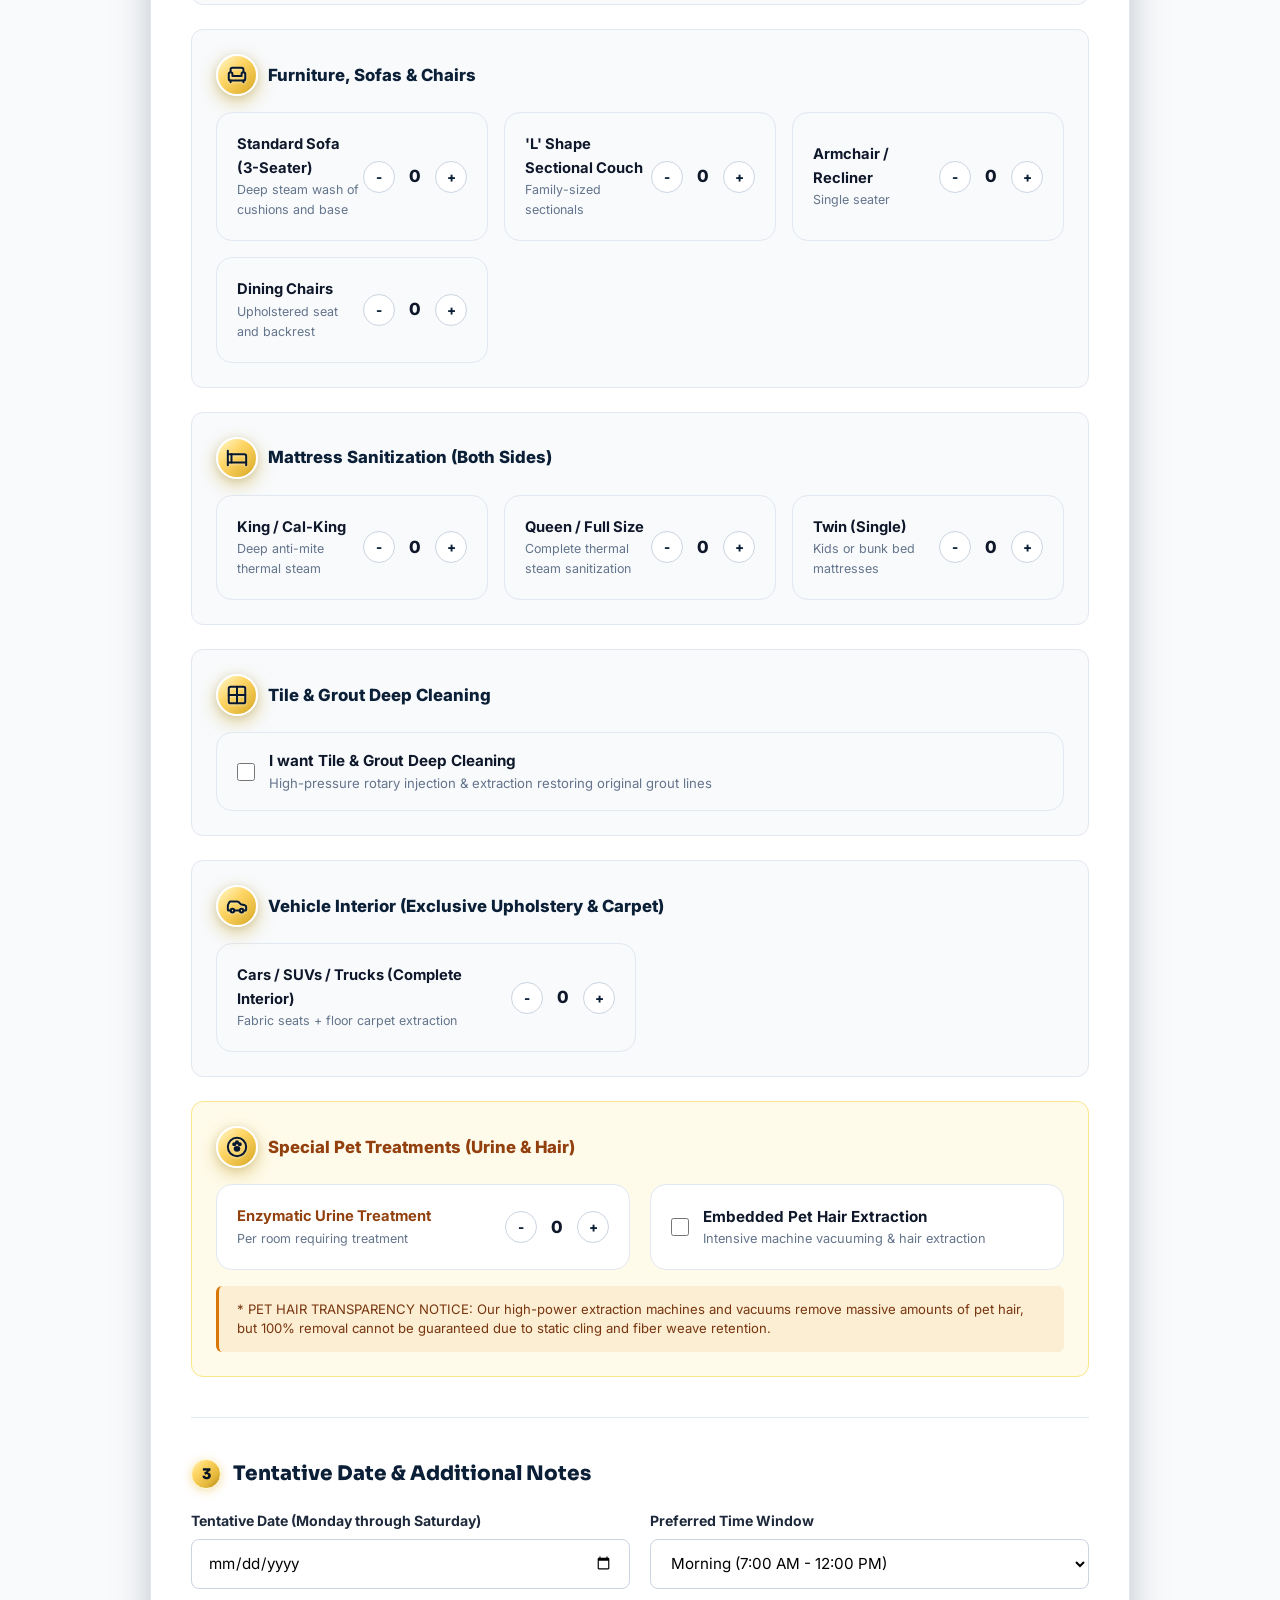
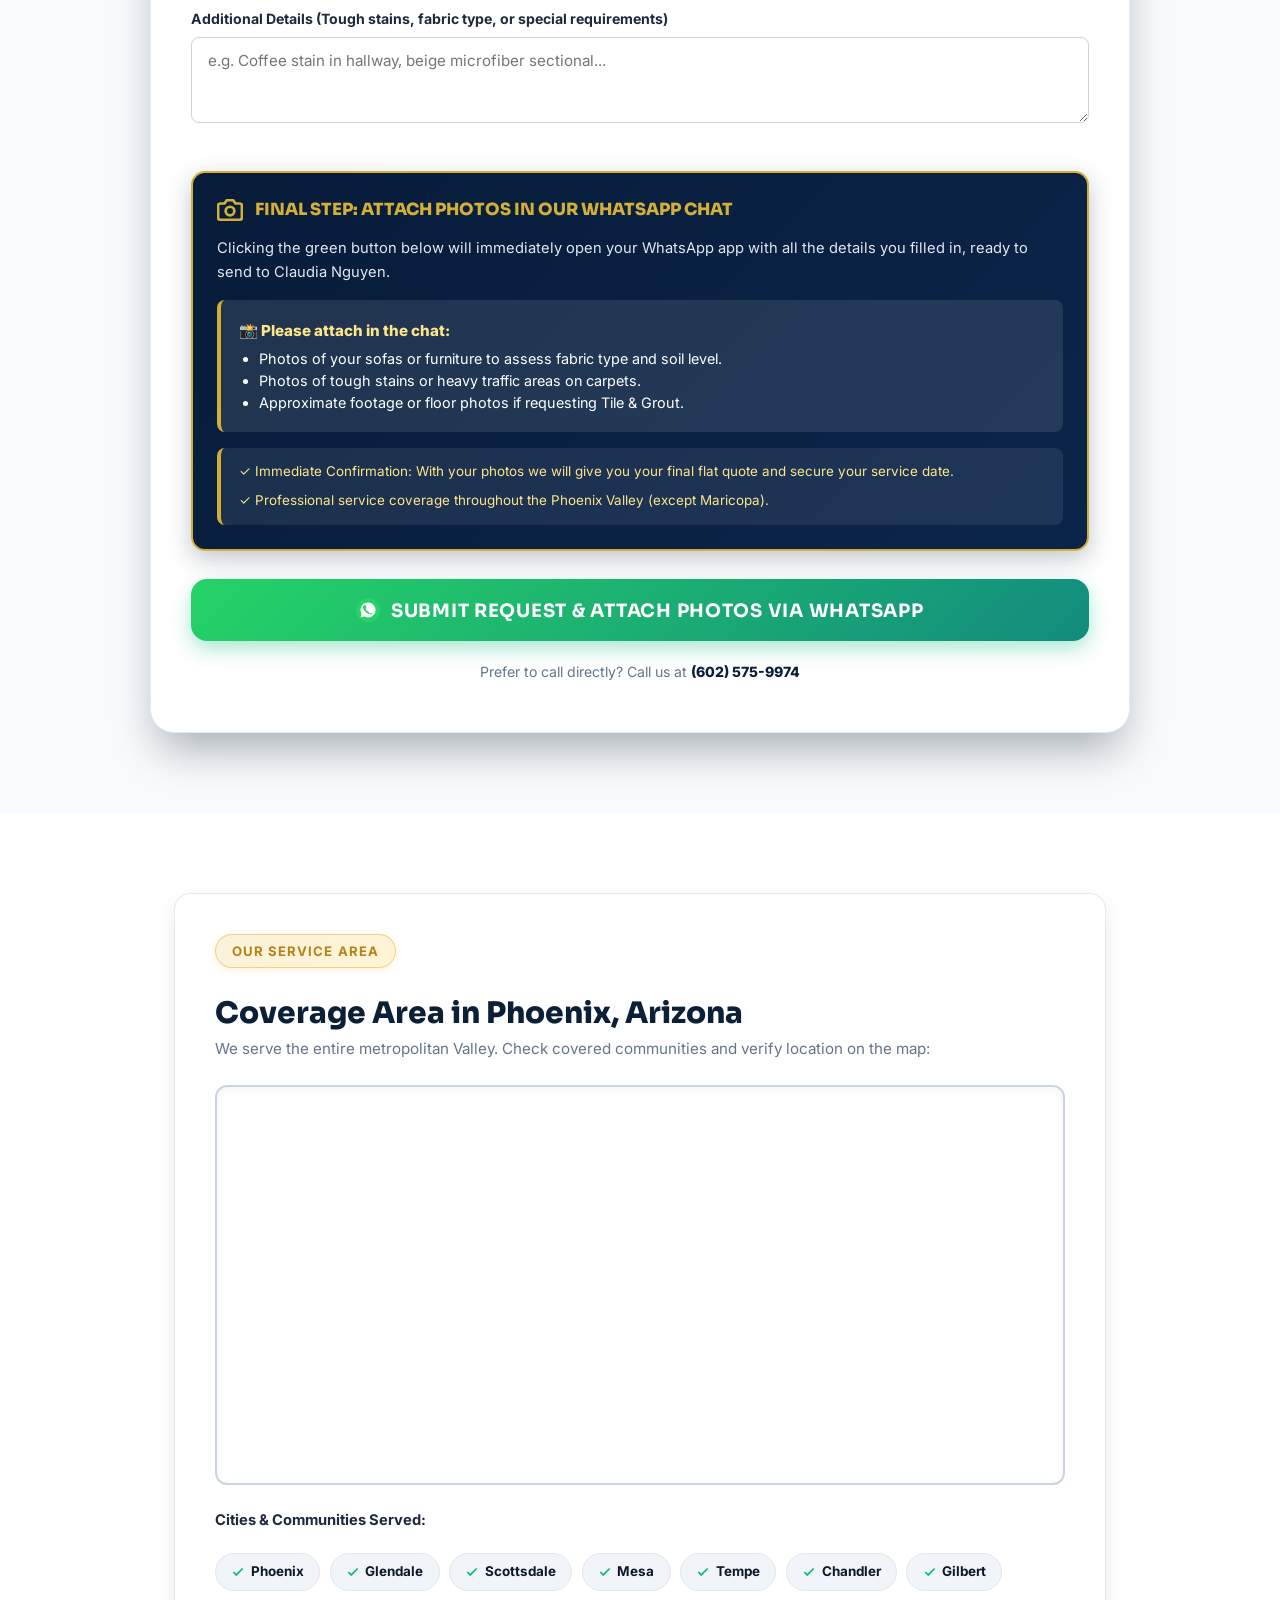
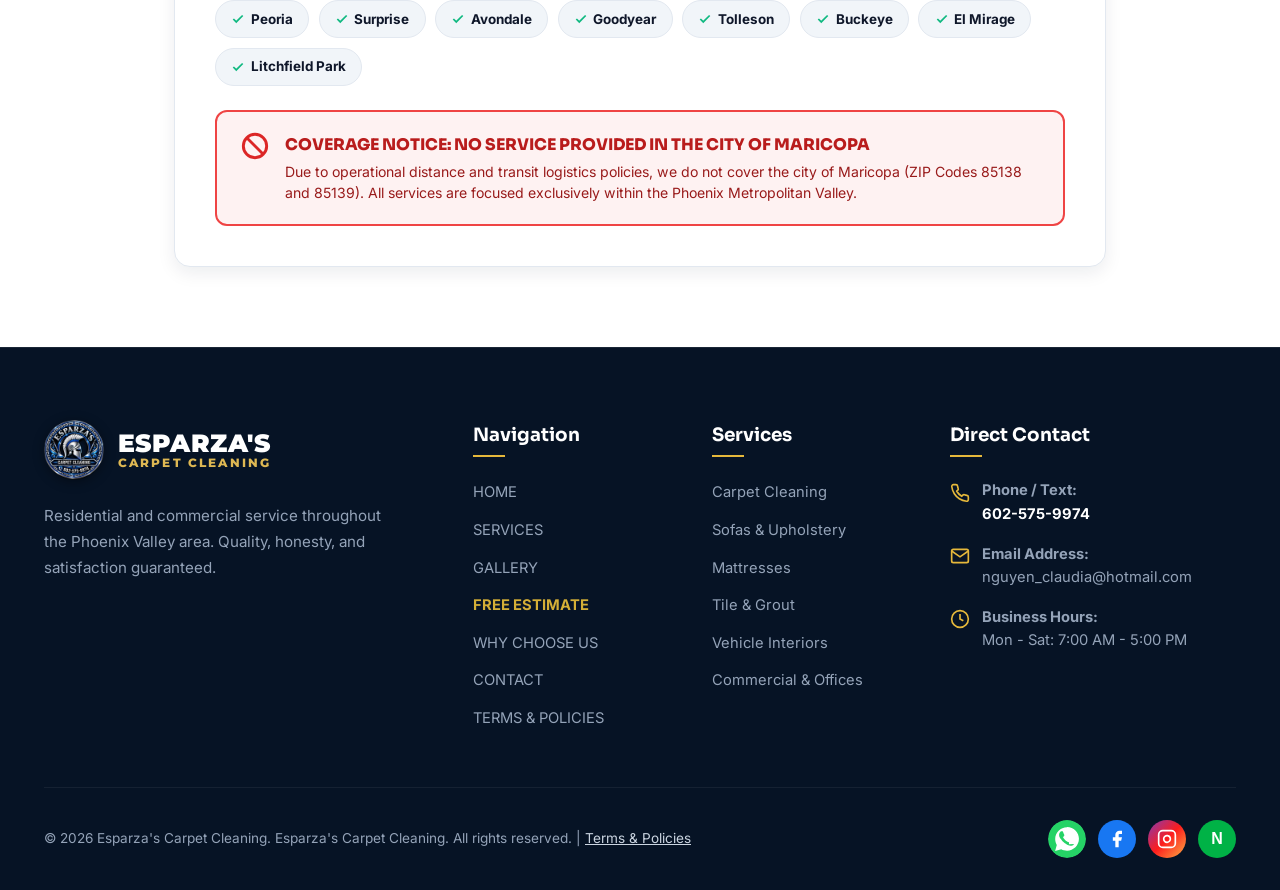
<file: cotizador.html>
<!DOCTYPE html>
<html lang="en">
<head>
  <meta charset="UTF-8">
  <meta name="viewport" content="width=device-width, initial-scale=1.0">
  <title>Service Request &amp; Free Estimate | Esparza's Carpet Cleaning</title>
  <meta name="description" content="Request your specific estimate for deep steam cleaning of carpets, furniture, and tile in Phoenix, AZ. Complete your details and attach photos directly in our WhatsApp.">
  <link rel="stylesheet" href="css/styles.css">
  <link rel="stylesheet" href="css/components.css">
  <link rel="icon" type="image/png" href="assets/images/logo-spartan.png">
</head>
<body>

  <!-- Top Notice Bar -->
  <div class="top-notice-bar">
    <div class="container">
      <div class="top-notice-info">
        <span class="top-notice-item">
          <svg width="15" height="15" viewBox="0 0 24 24" fill="none" stroke="currentColor" stroke-width="2"><path d="M12 2a8 8 0 0 0-8 8c0 5.25 8 12 8 12s8-6.75 8-12a8 8 0 0 0-8-8z"/><circle cx="12" cy="10" r="3"/></svg>
          <span data-i18n="top_area">Phoenix Metropolitan Area &amp; Surroundings (Except Maricopa)</span>
        </span>
        <span class="top-notice-item">
          <svg width="15" height="15" viewBox="0 0 24 24" fill="none" stroke="currentColor" stroke-width="2"><circle cx="12" cy="12" r="10"/><polyline points="12 6 12 12 16 14"/></svg>
          <span data-i18n="top_hours">Mon - Sat: 7:00 AM - 5:00 PM</span>
        </span>
        <span class="top-notice-item">
          <svg width="15" height="15" viewBox="0 0 24 24" fill="none" stroke="currentColor" stroke-width="2" stroke-linecap="round" stroke-linejoin="round"><path d="M21 15a2 2 0 0 1-2 2H7l-4 4V5a2 2 0 0 1 2-2h14a2 2 0 0 1 2 2z"/></svg>
          <span data-i18n="top_direct">Direct / SMS: (602) 575-9974</span>
        </span>
      </div>
    </div>
  </div>

  <!-- Header -->
  <header class="site-header">
    <div class="container header-inner">
      <a href="index.html" class="brand-logo" title="Esparza's Carpet Cleaning">
        <img src="assets/images/logo-spartan.png" alt="Esparza's Carpet Cleaning Logo" width="60" height="60" data-i18n-alt="logo_main_alt">
        <div class="logo-text-group">
          <span class="logo-main-text">ESPARZA'S</span>
          <span class="logo-sub-text">CARPET CLEANING</span>
        </div>
      </a>

      <nav class="main-nav">
        <ul class="nav-links">
          <li><a href="index.html" class="nav-link" data-i18n="nav_inicio">HOME</a></li>
          <li><a href="servicios.html" class="nav-link" data-i18n="nav_servicios">SERVICES</a></li>
          <li><a href="index.html#tarifas" class="nav-link" data-i18n="nav_tarifas">FREE ESTIMATE</a></li>
          <li><a href="galeria.html" class="nav-link" data-i18n="nav_galeria">GALLERY</a></li>
          <li><a href="index.html#promociones" class="nav-link" data-i18n="nav_promociones">SPECIAL OFFERS</a></li>
          <li><a href="index.html#comentarios" class="nav-link" data-i18n="nav_resenas">REVIEWS</a></li>
          <li><a href="nosotros.html" class="nav-link" data-i18n="nav_nosotros">ABOUT US</a></li>
          <li><a href="contacto.html" class="nav-link" data-i18n="nav_contacto">CONTACT</a></li>
        </ul>

        <!-- Language Switcher (Desktop) -->
        <div class="lang-switch-container">
          <button type="button" class="lang-btn active" data-lang="en">EN</button>
          <span class="lang-separator">|</span>
          <button type="button" class="lang-btn" data-lang="es">ES</button>
        </div>

        <a href="solicitud.html" class="btn-nav-gold">
          <svg width="20" height="20" viewBox="0 0 24 24" fill="none" style="flex-shrink: 0;"><circle cx="12" cy="12" r="12" fill="#25D366"/><path d="M12.04 4.5c-4.14 0-7.5 3.36-7.5 7.5 0 1.33.35 2.62 1.01 3.75L4.5 19.5l3.86-1.01c1.1.6 2.34.91 3.68.91 4.14 0 7.5-3.36 7.5-7.5s-3.36-7.5-7.5-7.5zm4.45 10.63c-.19.53-1.09 1.01-1.54 1.07-.39.06-.9.08-1.46-.1-.34-.11-.79-.26-1.37-.51-2.43-1.05-4-3.52-4.12-3.68-.12-.16-.99-1.32-.99-2.51 0-1.19.63-1.78.85-2.02.22-.24.48-.3.64-.3.16 0 .32 0 .46.01.15.01.35-.06.55.42.21.49.71 1.74.77 1.87.06.13.1.28.02.44-.08.16-.12.26-.24.4-.12.14-.26.31-.37.42-.12.12-.25.25-.11.49.14.24.62 1.02 1.33 1.65.91.81 1.68 1.06 1.92 1.18.24.12.38.1.52-.06.14-.16.6-.7.76-.94.16-.24.32-.2.53-.12.21.08 1.33.63 1.56.74.23.12.38.18.44.27.06.1.06.57-.13 1.1z" fill="#FFFFFF"/></svg>
          <span data-i18n="nav_cta">REQUEST SERVICE</span>
        </a>
      </nav>

      <button class="mobile-toggle-btn" aria-label="Mobile Navigation Menu" data-i18n-aria="nav_menu_aria">
        <svg width="26" height="26" viewBox="0 0 24 24" fill="none" stroke="currentColor" stroke-width="2.5"><path d="M4 6h16M4 12h16M4 18h16"/></svg>
      </button>
    </div>
  </header>

  <!-- Mobile Drawer -->
  <div class="mobile-menu-drawer">
    <div style="display: flex; justify-content: center; margin-bottom: 1.5rem;">
      <div class="lang-switch-container">
        <button type="button" class="lang-btn active" data-lang="en">EN</button>
        <span class="lang-separator">|</span>
        <button type="button" class="lang-btn" data-lang="es">ES</button>
      </div>
    </div>

    <ul class="mobile-nav-links">
      <li><a href="index.html" class="nav-link" data-i18n="nav_inicio">HOME</a></li>
      <li><a href="servicios.html" class="nav-link" data-i18n="nav_servicios">SERVICES</a></li>
      <li><a href="index.html#tarifas" class="nav-link" data-i18n="nav_tarifas">FREE ESTIMATE</a></li>
      <li><a href="galeria.html" class="nav-link" data-i18n="nav_galeria">GALLERY</a></li>
      <li><a href="index.html#promociones" class="nav-link" data-i18n="nav_promociones">SPECIAL OFFERS</a></li>
      <li><a href="index.html#comentarios" class="nav-link" data-i18n="nav_resenas">REVIEWS</a></li>
      <li><a href="nosotros.html" class="nav-link" data-i18n="nav_nosotros">ABOUT US</a></li>
      <li><a href="contacto.html" class="nav-link" data-i18n="nav_contacto">CONTACT</a></li>
    </ul>
    <div style="margin-top: 1.5rem; display: flex; flex-direction: column; gap: 1rem;">
      <a href="solicitud.html" class="btn-nav-gold" style="width: 100%; justify-content: center;">
        <svg width="20" height="20" viewBox="0 0 24 24" fill="none" style="flex-shrink: 0;"><circle cx="12" cy="12" r="12" fill="#25D366"/><path d="M12.04 4.5c-4.14 0-7.5 3.36-7.5 7.5 0 1.33.35 2.62 1.01 3.75L4.5 19.5l3.86-1.01c1.1.6 2.34.91 3.68.91 4.14 0 7.5-3.36 7.5-7.5s-3.36-7.5-7.5-7.5zm4.45 10.63c-.19.53-1.09 1.01-1.54 1.07-.39.06-.9.08-1.46-.1-.34-.11-.79-.26-1.37-.51-2.43-1.05-4-3.52-4.12-3.68-.12-.16-.99-1.32-.99-2.51 0-1.19.63-1.78.85-2.02.22-.24.48-.3.64-.3.16 0 .32 0 .46.01.15.01.35-.06.55.42.21.49.71 1.74.77 1.87.06.13.1.28.02.44-.08.16-.12.26-.24.4-.12.14-.26.31-.37.42-.12.12-.25.25-.11.49.14.24.62 1.02 1.33 1.65.91.81 1.68 1.06 1.92 1.18.24.12.38.1.52-.06.14-.16.6-.7.76-.94.16-.24.32-.2.53-.12.21.08 1.33.63 1.56.74.23.12.38.18.44.27.06.1.06.57-.13 1.1z" fill="#FFFFFF"/></svg>
        <span data-i18n="nav_cta">REQUEST SERVICE</span>
      </a>
      <a href="tel:6025759974" class="btn btn-secondary" style="width: 100%; justify-content: center;" data-i18n="nav_call">Call: (602) 575-9974</a>
    </div>
  </div>

  <main>
    <!-- PAGE HERO -->
    <section class="section-dark" style="position: relative; overflow: hidden; padding: 4.5rem 0 3.5rem 0; background: linear-gradient(180deg, #040E1B 0%, #061325 50%, #0B1F36 100%);">
      <div class="ambient-glow-orb orb-amber" style="width: 500px; height: 500px; top: -100px; right: -80px;"></div>
      <div class="ambient-glow-orb orb-azure" style="width: 450px; height: 450px; bottom: 0; left: -80px;"></div>
      <div class="container reveal-on-scroll is-visible" style="text-align: center; position: relative; z-index: 2;">
        <span class="section-badge gold" data-i18n="sol_hero_badge">Direct &amp; Personalized Attention</span>
        <h1 class="section-title" style="font-size: 2.7rem;"><span data-i18n="sol_hero_title_1">SERVICE REQUEST &amp;</span> <span class="highlight" data-i18n="sol_hero_title_2">FREE ESTIMATE</span></h1>
        <p class="section-subtitle" style="max-width: 800px; margin: 0 auto;" data-i18n="sol_hero_sub">
          Enter the specific details of what you need cleaned and your location. We will confirm your exact flat quote and schedule your appointment directly in our WhatsApp chat.
        </p>
      </div>
    </section>

    <!-- EXPLICACIÓN Y BASES DE SERVICIO -->
    <section class="section section-light" style="padding: 2rem 0 0 0;">
      <div class="container reveal-on-scroll">
        <div style="background: #FFFFFF; border-radius: var(--radius-md); border-left: 5px solid var(--color-accent); padding: 1.5rem 2rem; box-shadow: var(--shadow-sm); display: flex; gap: 1.25rem; align-items: flex-start;">
          <div style="background: rgba(212, 175, 55, 0.15); border-radius: 50%; padding: 0.6rem; color: var(--color-accent-hover); flex-shrink: 0;">
            <svg width="24" height="24" viewBox="0 0 24 24" fill="none" stroke="currentColor" stroke-width="2.5"><circle cx="12" cy="12" r="10"/><line x1="12" y1="16" x2="12" y2="12"/><line x1="12" y1="8" x2="12.01" y2="8"/></svg>
          </div>
          <div>
            <h3 style="font-family: var(--font-heading); font-size: 1.15rem; font-weight: 800; color: var(--color-primary); margin-bottom: 0.35rem;" data-i18n="sol_bases_title">
              Clear Terms: Personalized Assessment by Esparza's
            </h3>
            <p style="font-size: 0.92rem; color: var(--color-text-muted); line-height: 1.6; margin: 0;" data-i18n="sol_bases_desc">
              Every home is unique. Our quotes consider standard rooms up to 13×15 ft. Minimum service call: 2 rooms. Coverage throughout the Phoenix Metropolitan Valley (excluding Maricopa city).
            </p>
          </div>
        </div>
      </div>
    </section>

    <!-- FORMULARIO ESPECÍFICO DE SOLICITUD -->
    <section class="section section-light">
      <div class="container">
        <div style="background: #FFFFFF; border-radius: var(--radius-lg); box-shadow: var(--shadow-xl); border: 1px solid var(--color-border-light); padding: 3rem 2.5rem; max-width: 980px; margin: 0 auto;">
          
          <div style="margin-bottom: 2.25rem; border-bottom: 2px solid #F1F5F9; padding-bottom: 1.25rem;">
            <span style="font-size: 0.8rem; font-weight: 800; color: var(--color-accent); letter-spacing: 0.1em; text-transform: uppercase;" data-i18n="sol_step_tag">Step by Step</span>
            <h2 style="font-family: var(--font-heading); font-size: 1.85rem; font-weight: 800; color: var(--color-primary); margin-top: 0.25rem;" data-i18n="sol_form_title">
              Specify Your Cleaning Request
            </h2>
            <p style="font-size: 0.92rem; color: var(--color-text-muted); margin: 0;" data-i18n="sol_form_sub">
              Fill out the fields below. When you press the final button, your message will be generated with a complete breakdown ready to send via WhatsApp.
            </p>
          </div>

          <form id="service-request-form" onsubmit="handleServiceRequestSubmit(event)">
            
            <!-- SECCIÓN 1: DATOS Y UBICACIÓN -->
            <div style="margin-bottom: 2.5rem;">
              <h3 style="font-family: var(--font-heading); font-size: 1.25rem; font-weight: 800; color: var(--color-primary); margin-bottom: 1.2rem; display: flex; align-items: center; gap: 0.75rem;" data-i18n="sol_step1_title">
                <span class="form-step-badge">1</span>
                Contact Information &amp; Service Address
              </h3>

              <div class="form-row-2col">
                <div>
                  <label style="display: block; font-size: 0.88rem; font-weight: 700; margin-bottom: 0.4rem; color: #1E293B;" data-i18n="sol_lbl_name">Full Name *</label>
                  <input type="text" id="req-name" required placeholder="e.g. Claudia Martinez" style="width: 100%; padding: 0.85rem 1rem; border: 1.5px solid #CBD5E1; border-radius: var(--radius-sm); font-size: 0.95rem;">
                </div>
                <div>
                  <label style="display: block; font-size: 0.88rem; font-weight: 700; margin-bottom: 0.4rem; color: #1E293B;" data-i18n="sol_lbl_phone">WhatsApp Phone Number *</label>
                  <input type="tel" id="req-phone" required placeholder="e.g. 602-555-0199" style="width: 100%; padding: 0.85rem 1rem; border: 1.5px solid #CBD5E1; border-radius: var(--radius-sm); font-size: 0.95rem;">
                </div>
              </div>

              <div style="margin-bottom: 1.2rem;">
                <label style="display: block; font-size: 0.88rem; font-weight: 700; margin-bottom: 0.4rem; color: #1E293B;" data-i18n="sol_lbl_address">Service Address (Street, Number, Cross streets) *</label>
                <input type="text" id="req-address" required placeholder="e.g. 3421 W McDowell Rd, Apt 4" style="width: 100%; padding: 0.85rem 1rem; border: 1.5px solid #CBD5E1; border-radius: var(--radius-sm); font-size: 0.95rem;">
              </div>

              <div class="form-row-2col">
                <div>
                  <label style="display: block; font-size: 0.88rem; font-weight: 700; margin-bottom: 0.4rem; color: #1E293B;" data-i18n="sol_lbl_city">City *</label>
                  <select id="req-city" required onchange="checkCityValidation()" style="width: 100%; padding: 0.85rem 1rem; border: 1.5px solid #CBD5E1; border-radius: var(--radius-sm); font-size: 0.95rem; background: #FFFFFF;">
                    <option value="" data-i18n="sol_city_select">Select your city...</option>
                    <option value="Phoenix">Phoenix</option>
                    <option value="Glendale">Glendale</option>
                    <option value="Scottsdale">Scottsdale</option>
                    <option value="Mesa">Mesa</option>
                    <option value="Tempe">Tempe</option>
                    <option value="Chandler">Chandler</option>
                    <option value="Gilbert">Gilbert</option>
                    <option value="Peoria">Peoria</option>
                    <option value="Surprise">Surprise</option>
                    <option value="Avondale">Avondale</option>
                    <option value="Goodyear">Goodyear</option>
                    <option value="Tolleson">Tolleson</option>
                    <option value="Buckeye">Buckeye</option>
                    <option value="El Mirage">El Mirage</option>
                    <option value="Litchfield Park">Litchfield Park</option>
                    <option value="Maricopa" data-i18n="sol_city_maricopa">City of Maricopa (Outside service area)</option>
                    <option value="Otra" data-i18n="sol_city_other">Other nearby city...</option>
                  </select>
                </div>
                <div>
                  <label style="display: block; font-size: 0.88rem; font-weight: 700; margin-bottom: 0.4rem; color: #1E293B;" data-i18n="sol_lbl_zip">ZIP Code *</label>
                  <input type="text" id="req-zip" required placeholder="e.g. 85009" oninput="checkZipValidation(this.value)" style="width: 100%; padding: 0.85rem 1rem; border: 1.5px solid #CBD5E1; border-radius: var(--radius-sm); font-size: 0.95rem;">
                </div>
              </div>

              <!-- Alerta Dinámica de Exclusión de Maricopa -->
              <div id="maricopa-exclusion-warning" style="display: none; background: #FEF2F2; border: 2px solid #EF4444; border-radius: 8px; padding: 1rem 1.25rem; margin-top: 0.75rem; color: #991B1B;" data-i18n="sol_warn_maricopa">
                <strong>🚫 IMPORTANT NOTICE:</strong> We are sorry, due to operating distance and route logistics, <strong>we DO NOT provide service in the city of Maricopa (ZIPs 85138, 85139)</strong>. We proudly serve the entire Phoenix Metropolitan Valley.
              </div>
            </div>

            <hr style="border: 0; border-top: 1px solid #E2E8F0; margin-bottom: 2.5rem;">

            <!-- SECCIÓN 2: ESPECIFICACIÓN DETALLADA DE SERVICIOS -->
            <div style="margin-bottom: 2.5rem;">
              <h3 style="font-family: var(--font-heading); font-size: 1.25rem; font-weight: 800; color: var(--color-primary); margin-bottom: 0.5rem; display: flex; align-items: center; gap: 0.75rem;" data-i18n="sol_step2_title">
                <span class="form-step-badge">2</span>
                What Do You Need Cleaned? (Specify Quantities)
              </h3>
              <p style="font-size: 0.88rem; color: var(--color-text-muted); margin-bottom: 1.5rem;" data-i18n="sol_step2_sub">
                Select only the areas or items requiring service.
              </p>

              <!-- A. Carpets & Stairs -->
              <div style="background: #F8FAFC; border: 1px solid #E2E8F0; border-radius: 12px; padding: 1.5rem; margin-bottom: 1.5rem;">
                <div style="font-weight: 800; font-size: 1.05rem; color: var(--color-primary); margin-bottom: 1rem; display: flex; align-items: center; gap: 0.65rem;">
                  <span class="gold-medallion-icon sm">
                    <svg width="18" height="18" viewBox="0 0 24 24" fill="none" stroke="currentColor" stroke-width="2" stroke-linecap="round" stroke-linejoin="round">
                      <path d="m12 3-1.912 5.813a2 2 0 0 1-1.275 1.275L3 12l5.813 1.912a2 2 0 0 1 1.275 1.275L12 21l1.912-5.813a2 2 0 0 1 1.275-1.275L21 12l-5.813-1.912a2 2 0 0 1-1.275-1.275L12 3Z"/>
                    </svg>
                  </span>
                  <span data-i18n="sol_cat_carpets">Carpets &amp; Stairs</span>
                </div>
                
                <div style="display: grid; grid-template-columns: repeat(auto-fit, minmax(240px, 1fr)); gap: 1rem;">
                  <!-- Cuartos -->
                  <div class="calc-item-box" style="margin: 0;">
                    <div class="calc-item-info">
                      <span class="calc-item-label" data-i18n="sol_item_rooms">Bedrooms / Rooms</span>
                      <span class="calc-item-hint" data-i18n="sol_hint_rooms">Base up to 13×15 ft (Special 3 rooms)</span>
                    </div>
                    <div class="calc-counter">
                      <button type="button" class="calc-btn-count" onclick="changeCount('cnt-rooms', -1)">-</button>
                      <span class="calc-count-val" id="cnt-rooms">0</span>
                      <button type="button" class="calc-btn-count" onclick="changeCount('cnt-rooms', 1)">+</button>
                    </div>
                  </div>

                  <!-- Pasillos -->
                  <div class="calc-item-box" style="margin: 0;">
                    <div class="calc-item-info">
                      <span class="calc-item-label" data-i18n="sol_item_hallways">Hallways</span>
                      <span class="calc-item-hint" data-i18n="sol_hint_hallways">1st Hallway FREE in special package</span>
                    </div>
                    <div class="calc-counter">
                      <button type="button" class="calc-btn-count" onclick="changeCount('cnt-hallways', -1)">-</button>
                      <span class="calc-count-val" id="cnt-hallways">0</span>
                      <button type="button" class="calc-btn-count" onclick="changeCount('cnt-hallways', 1)">+</button>
                    </div>
                  </div>

                  <!-- Escaleras -->
                  <div class="calc-item-box" style="margin: 0;">
                    <div class="calc-item-info">
                      <span class="calc-item-label" data-i18n="sol_item_stairs">Flights of Stairs</span>
                      <span class="calc-item-hint" data-i18n="sol_hint_stairs">Carpeted steps</span>
                    </div>
                    <div class="calc-counter">
                      <button type="button" class="calc-btn-count" onclick="changeCount('cnt-stairs', -1)">-</button>
                      <span class="calc-count-val" id="cnt-stairs">0</span>
                      <button type="button" class="calc-btn-count" onclick="changeCount('cnt-stairs', 1)">+</button>
                    </div>
                  </div>
                </div>
              </div>

              <!-- B. Muebles y Salas -->
              <div style="background: #F8FAFC; border: 1px solid #E2E8F0; border-radius: 12px; padding: 1.5rem; margin-bottom: 1.5rem;">
                <div style="font-weight: 800; font-size: 1.05rem; color: var(--color-primary); margin-bottom: 1rem; display: flex; align-items: center; gap: 0.65rem;">
                  <span class="gold-medallion-icon sm">
                    <svg width="18" height="18" viewBox="0 0 24 24" fill="none" stroke="currentColor" stroke-width="2" stroke-linecap="round" stroke-linejoin="round">
                      <path d="M19 9V6a2 2 0 0 0-2-2H7a2 2 0 0 0-2 2v3"/>
                      <path d="M3 16a2 2 0 0 0 2 2h14a2 2 0 0 0 2-2v-5a2 2 0 0 0-4 0v2H7v-2a2 2 0 0 0-4 0Z"/>
                      <path d="M5 18v2"/>
                      <path d="M19 18v2"/>
                    </svg>
                  </span>
                  <span data-i18n="sol_cat_furniture">Furniture, Sofas &amp; Chairs</span>
                </div>
                
                <div style="display: grid; grid-template-columns: repeat(auto-fit, minmax(240px, 1fr)); gap: 1rem;">
                  <div class="calc-item-box" style="margin: 0;">
                    <div class="calc-item-info">
                      <span class="calc-item-label" data-i18n="sol_item_sofa3">Standard Sofa (3-Seater)</span>
                      <span class="calc-item-hint" data-i18n="sol_hint_sofa3">Deep steam wash of cushions and base</span>
                    </div>
                    <div class="calc-counter">
                      <button type="button" class="calc-btn-count" onclick="changeCount('cnt-sofa3', -1)">-</button>
                      <span class="calc-count-val" id="cnt-sofa3">0</span>
                      <button type="button" class="calc-btn-count" onclick="changeCount('cnt-sofa3', 1)">+</button>
                    </div>
                  </div>

                  <div class="calc-item-box" style="margin: 0;">
                    <div class="calc-item-info">
                      <span class="calc-item-label" data-i18n="sol_item_sofaL">'L' Shape Sectional Couch</span>
                      <span class="calc-item-hint" data-i18n="sol_hint_sofaL">Family-sized sectionals</span>
                    </div>
                    <div class="calc-counter">
                      <button type="button" class="calc-btn-count" onclick="changeCount('cnt-sofaL', -1)">-</button>
                      <span class="calc-count-val" id="cnt-sofaL">0</span>
                      <button type="button" class="calc-btn-count" onclick="changeCount('cnt-sofaL', 1)">+</button>
                    </div>
                  </div>

                  <div class="calc-item-box" style="margin: 0;">
                    <div class="calc-item-info">
                      <span class="calc-item-label" data-i18n="sol_item_armchair">Armchair / Recliner</span>
                      <span class="calc-item-hint" data-i18n="sol_hint_armchair">Single seater</span>
                    </div>
                    <div class="calc-counter">
                      <button type="button" class="calc-btn-count" onclick="changeCount('cnt-armchair', -1)">-</button>
                      <span class="calc-count-val" id="cnt-armchair">0</span>
                      <button type="button" class="calc-btn-count" onclick="changeCount('cnt-armchair', 1)">+</button>
                    </div>
                  </div>

                  <div class="calc-item-box" style="margin: 0;">
                    <div class="calc-item-info">
                      <span class="calc-item-label" data-i18n="sol_item_chairs">Dining Chairs</span>
                      <span class="calc-item-hint" data-i18n="sol_hint_chairs">Upholstered seat and backrest</span>
                    </div>
                    <div class="calc-counter">
                      <button type="button" class="calc-btn-count" onclick="changeCount('cnt-chairs', -1)">-</button>
                      <span class="calc-count-val" id="cnt-chairs">0</span>
                      <button type="button" class="calc-btn-count" onclick="changeCount('cnt-chairs', 1)">+</button>
                    </div>
                  </div>
                </div>
              </div>

              <!-- C. Colchones -->
              <div style="background: #F8FAFC; border: 1px solid #E2E8F0; border-radius: 12px; padding: 1.5rem; margin-bottom: 1.5rem;">
                <div style="font-weight: 800; font-size: 1.05rem; color: var(--color-primary); margin-bottom: 1rem; display: flex; align-items: center; gap: 0.65rem;">
                  <span class="gold-medallion-icon sm">
                    <svg width="18" height="18" viewBox="0 0 24 24" fill="none" stroke="currentColor" stroke-width="2" stroke-linecap="round" stroke-linejoin="round">
                      <path d="M2 4v16"/>
                      <path d="M2 8h18a2 2 0 0 1 2 2v10"/>
                      <path d="M2 17h20"/>
                      <path d="M6 8v9"/>
                    </svg>
                  </span>
                  <span data-i18n="sol_cat_mattresses">Mattress Sanitization (Both Sides)</span>
                </div>
                
                <div style="display: grid; grid-template-columns: repeat(auto-fit, minmax(240px, 1fr)); gap: 1rem;">
                  <div class="calc-item-box" style="margin: 0;">
                    <div class="calc-item-info">
                      <span class="calc-item-label" data-i18n="sol_item_mat_king">King / Cal-King</span>
                      <span class="calc-item-hint" data-i18n="sol_hint_mat_king">Deep anti-mite thermal steam</span>
                    </div>
                    <div class="calc-counter">
                      <button type="button" class="calc-btn-count" onclick="changeCount('cnt-mattress-king', -1)">-</button>
                      <span class="calc-count-val" id="cnt-mattress-king">0</span>
                      <button type="button" class="calc-btn-count" onclick="changeCount('cnt-mattress-king', 1)">+</button>
                    </div>
                  </div>

                  <div class="calc-item-box" style="margin: 0;">
                    <div class="calc-item-info">
                      <span class="calc-item-label" data-i18n="sol_item_mat_queen">Queen / Full Size</span>
                      <span class="calc-item-hint" data-i18n="sol_hint_mat_queen">Complete thermal steam sanitization</span>
                    </div>
                    <div class="calc-counter">
                      <button type="button" class="calc-btn-count" onclick="changeCount('cnt-mattress-queen', -1)">-</button>
                      <span class="calc-count-val" id="cnt-mattress-queen">0</span>
                      <button type="button" class="calc-btn-count" onclick="changeCount('cnt-mattress-queen', 1)">+</button>
                    </div>
                  </div>

                  <div class="calc-item-box" style="margin: 0;">
                    <div class="calc-item-info">
                      <span class="calc-item-label" data-i18n="sol_item_mat_twin">Twin (Single)</span>
                      <span class="calc-item-hint" data-i18n="sol_hint_mat_twin">Kids or bunk bed mattresses</span>
                    </div>
                    <div class="calc-counter">
                      <button type="button" class="calc-btn-count" onclick="changeCount('cnt-mattress-twin', -1)">-</button>
                      <span class="calc-count-val" id="cnt-mattress-twin">0</span>
                      <button type="button" class="calc-btn-count" onclick="changeCount('cnt-mattress-twin', 1)">+</button>
                    </div>
                  </div>
                </div>
              </div>

              <!-- D. Pisos de Cerámica / Boquillas (Tile & Grout) -->
              <div style="background: #F8FAFC; border: 1px solid #E2E8F0; border-radius: 12px; padding: 1.5rem; margin-bottom: 1.5rem;">
                <div style="font-weight: 800; font-size: 1.05rem; color: var(--color-primary); margin-bottom: 1rem; display: flex; align-items: center; gap: 0.65rem;">
                  <span class="gold-medallion-icon sm">
                    <svg width="18" height="18" viewBox="0 0 24 24" fill="none" stroke="currentColor" stroke-width="2" stroke-linecap="round" stroke-linejoin="round">
                      <rect width="18" height="18" x="3" y="3" rx="2"/>
                      <path d="M3 12h18"/>
                      <path d="M12 3v18"/>
                    </svg>
                  </span>
                  <span data-i18n="sol_cat_tile">Tile &amp; Grout Deep Cleaning</span>
                </div>

                <div style="display: flex; flex-direction: column; gap: 1rem;">
                  <label class="calc-extra-option" style="margin: 0;">
                    <div class="calc-checkbox-label">
                      <input type="checkbox" id="chk-tile" onchange="toggleTileFields(this.checked)" class="calc-extra-checkbox">
                      <div>
                        <div style="font-weight: 700; font-size: 0.95rem; color: #0F172A;" data-i18n="sol_chk_tile">I want Tile &amp; Grout Deep Cleaning</div>
                        <div style="font-size: 0.82rem; color: var(--color-text-muted);" data-i18n="sol_sub_tile">High-pressure rotary injection &amp; extraction restoring original grout lines</div>
                      </div>
                    </div>
                  </label>

                  <div id="tile-subfields" style="display: none; padding: 1rem; background: #FFFFFF; border-radius: 8px; border: 1px solid #CBD5E1; margin-top: 0.5rem;">
                    <div class="form-row-2col">
                      <div>
                        <label style="display: block; font-size: 0.85rem; font-weight: 700; margin-bottom: 0.35rem; color: #334155;" data-i18n="sol_lbl_sqft">Approximate square feet (Sq Ft):</label>
                        <input type="number" id="req-tile-sqft" placeholder="e.g. 350 sq ft" style="width: 100%; padding: 0.75rem 1rem; border: 1.5px solid #CBD5E1; border-radius: var(--radius-sm); font-size: 0.92rem;">
                      </div>
                      <div style="display: flex; align-items: center; padding-top: 1.5rem;">
                        <label style="display: flex; align-items: flex-start; gap: 0.6rem; cursor: pointer; font-size: 0.88rem; color: #1E293B;">
                          <input type="checkbox" id="chk-sealant" style="width: 18px; height: 18px; margin-top: 2px;">
                          <span>
                            <strong data-i18n="sol_chk_sealant">Add Protective Tile/Grout Sealant</strong><br>
                            <span style="font-size: 0.78rem; color: #64748B;" data-i18n="sol_sub_sealant">* Conditional service: Only applicable on floors cleaned by Esparza's.</span>
                          </span>
                        </label>
                      </div>
                    </div>
                  </div>
                </div>
              </div>

              <!-- E. Interior de Vehículos -->
              <div style="background: #F8FAFC; border: 1px solid #E2E8F0; border-radius: 12px; padding: 1.5rem; margin-bottom: 1.5rem;">
                <div style="font-weight: 800; font-size: 1.05rem; color: var(--color-primary); margin-bottom: 1rem; display: flex; align-items: center; gap: 0.65rem;">
                  <span class="gold-medallion-icon sm">
                    <svg width="18" height="18" viewBox="0 0 24 24" fill="none" stroke="currentColor" stroke-width="2" stroke-linecap="round" stroke-linejoin="round">
                      <path d="M19 17h2c.6 0 1-.4 1-1v-3c0-.9-.7-1.7-1.5-1.9C18.7 10.6 16 10 16 10s-1.3-1.4-2.2-2.3c-.5-.4-1.1-.7-1.8-.7H5c-.6 0-1.1.4-1.4.9l-1.4 2.9A3.7 3.7 0 0 0 2 12v4c0 .6.4 1 1 1h2"/>
                      <circle cx="7" cy="17" r="2"/>
                      <path d="M9 17h6"/>
                      <circle cx="17" cy="17" r="2"/>
                    </svg>
                  </span>
                  <span data-i18n="sol_cat_cars">Vehicle Interior (Exclusive Upholstery &amp; Carpet)</span>
                </div>

                <div class="calc-item-box" style="margin: 0; max-width: 420px;">
                  <div class="calc-item-info">
                    <span class="calc-item-label" data-i18n="sol_item_cars">Cars / SUVs / Trucks (Complete Interior)</span>
                    <span class="calc-item-hint" data-i18n="sol_hint_cars">Fabric seats + floor carpet extraction</span>
                  </div>
                  <div class="calc-counter">
                    <button type="button" class="calc-btn-count" onclick="changeCount('cnt-cars', -1)">-</button>
                    <span class="calc-count-val" id="cnt-cars">0</span>
                    <button type="button" class="calc-btn-count" onclick="changeCount('cnt-cars', 1)">+</button>
                  </div>
                </div>
              </div>

              <!-- F. Mascotas y Tratamientos Especiales -->
              <div style="background: #FFFBEB; border: 1.5px solid #FDE68A; border-radius: 12px; padding: 1.5rem;">
                <div style="font-weight: 800; font-size: 1.05rem; color: #92400E; margin-bottom: 1rem; display: flex; align-items: center; gap: 0.65rem;">
                  <span class="gold-medallion-icon sm">
                    <svg width="18" height="18" viewBox="0 0 24 24" fill="none" stroke="currentColor" stroke-width="2" stroke-linecap="round" stroke-linejoin="round">
                      <circle cx="12" cy="12" r="10" fill="rgba(255,214,102,0.2)"/>
                      <circle cx="9" cy="9" r="1.2" fill="currentColor"/>
                      <circle cx="15" cy="9" r="1.2" fill="currentColor"/>
                      <circle cx="12" cy="7" r="1.2" fill="currentColor"/>
                      <ellipse cx="12" cy="14" rx="2.5" ry="2" fill="currentColor"/>
                    </svg>
                  </span>
                  <span data-i18n="sol_cat_pets">Special Pet Treatments (Urine &amp; Hair)</span>
                </div>

                <div style="display: grid; grid-template-columns: repeat(auto-fit, minmax(260px, 1fr)); gap: 1.25rem; margin-bottom: 1rem;">
                  <!-- Orina por cuarto -->
                  <div class="calc-item-box" style="margin: 0; background: #FFFFFF;">
                    <div class="calc-item-info">
                      <span class="calc-item-label" style="color: #92400E;" data-i18n="sol_item_pet_urine">Enzymatic Urine Treatment</span>
                      <span class="calc-item-hint" data-i18n="sol_hint_pet_urine">Per room requiring treatment</span>
                    </div>
                    <div class="calc-counter">
                      <button type="button" class="calc-btn-count" onclick="changeCount('cnt-pet-urine', -1)">-</button>
                      <span class="calc-count-val" id="cnt-pet-urine">0</span>
                      <button type="button" class="calc-btn-count" onclick="changeCount('cnt-pet-urine', 1)">+</button>
                    </div>
                  </div>

                  <!-- Pelo de Mascota -->
                  <label class="calc-extra-option" style="margin: 0; background: #FFFFFF; height: 100%; display: flex; align-items: center;">
                    <div class="calc-checkbox-label">
                      <input type="checkbox" id="chk-pet-hair" class="calc-extra-checkbox">
                      <div>
                        <div style="font-weight: 700; font-size: 0.95rem; color: #0F172A;" data-i18n="sol_item_pet_hair">Embedded Pet Hair Extraction</div>
                        <div style="font-size: 0.8rem; color: #64748B;" data-i18n="sol_hint_pet_hair">Intensive machine vacuuming &amp; hair extraction</div>
                      </div>
                    </div>
                  </label>
                </div>

                <!-- Descargo Legal sobre Pelo -->
                <div style="background: rgba(217, 119, 6, 0.1); border-left: 3px solid #D97706; padding: 0.85rem 1.15rem; border-radius: 6px; font-size: 0.82rem; color: #78350F; line-height: 1.5;" data-i18n="sol_disclaimer_pet">
                  * PET HAIR TRANSPARENCY NOTICE: Our high-power extraction machines and vacuums remove massive amounts of pet hair, but 100% removal cannot be guaranteed due to static cling and fiber weave retention.
                </div>
              </div>
            </div>

            <hr style="border: 0; border-top: 1px solid #E2E8F0; margin-bottom: 2.5rem;">

            <!-- SECCIÓN 3: PREFERENCIA DE FECHA Y HORARIO -->
            <div style="margin-bottom: 2.5rem;">
              <h3 style="font-family: var(--font-heading); font-size: 1.25rem; font-weight: 800; color: var(--color-primary); margin-bottom: 1.2rem; display: flex; align-items: center; gap: 0.75rem;">
                <span class="form-step-badge">3</span>
                <span data-i18n="sol_step3_title">Tentative Date &amp; Additional Notes</span>
              </h3>

              <div class="form-row-2col">
                <div>
                  <label style="display: block; font-size: 0.88rem; font-weight: 700; margin-bottom: 0.4rem; color: #1E293B;" data-i18n="sol_lbl_date">Tentative Date (Monday through Saturday)</label>
                  <input type="date" id="req-date" style="width: 100%; padding: 0.85rem 1rem; border: 1.5px solid #CBD5E1; border-radius: var(--radius-sm); font-size: 0.95rem;">
                </div>
                <div>
                  <label style="display: block; font-size: 0.88rem; font-weight: 700; margin-bottom: 0.4rem; color: #1E293B;" data-i18n="sol_lbl_time">Preferred Time Window</label>
                  <select id="req-time-slot" style="width: 100%; padding: 0.85rem 1rem; border: 1.5px solid #CBD5E1; border-radius: var(--radius-sm); font-size: 0.95rem; background: #FFFFFF;">
                    <option value="Morning (7:00 AM - 12:00 PM)" data-i18n="sol_opt_morning">Morning (7:00 AM - 12:00 PM)</option>
                    <option value="Afternoon (12:00 PM - 5:00 PM)" data-i18n="sol_opt_afternoon">Afternoon (12:00 PM - 5:00 PM)</option>
                    <option value="Any Available Time" data-i18n="sol_opt_any">Any available slot</option>
                  </select>
                </div>
              </div>

              <div style="margin-top: 1.2rem;">
                <label style="display: block; font-size: 0.88rem; font-weight: 700; margin-bottom: 0.4rem; color: #1E293B;" data-i18n="sol_lbl_notes">Additional Details (Tough stains, fabric type, or special requirements)</label>
                <textarea id="req-notes" rows="3" placeholder="e.g. Coffee stain in hallway, beige microfiber sectional..." style="width: 100%; padding: 0.85rem 1rem; border: 1.5px solid #CBD5E1; border-radius: var(--radius-sm); font-size: 0.95rem; font-family: inherit;"></textarea>
              </div>
            </div>

            <!-- SECCIÓN 4: ¡CAJA DESTACADA DE FOTOS EN CHAT DE WHATSAPP! -->
            <div class="chat-photo-instruction-box">
              <div class="chat-photo-header">
                <svg width="26" height="26" viewBox="0 0 24 24" fill="none" stroke="#D4AF37" stroke-width="2.5"><path d="M23 19a2 2 0 0 1-2 2H3a2 2 0 0 1-2-2V8a2 2 0 0 1 2-2h4l2-3h6l2 3h4a2 2 0 0 1 2 2z"/><circle cx="12" cy="13" r="4"/></svg>
                <span data-i18n="sol_step4_header">FINAL STEP: ATTACH PHOTOS IN OUR WHATSAPP CHAT</span>
              </div>
              <p data-i18n="sol_step4_p">
                Clicking the green button below will immediately open your WhatsApp app with all the details you filled in, ready to send to <strong>Claudia Nguyen</strong>.
              </p>
              
              <div style="background: rgba(255, 255, 255, 0.1); border-radius: 8px; padding: 1.15rem; margin-bottom: 1rem; border-left: 4px solid #D4AF37;">
                <div style="color: #FDE68A; font-weight: 800; font-size: 0.95rem; margin-bottom: 0.35rem;" data-i18n="sol_step4_attach_title">
                  📸 Please attach in the chat:
                </div>
                <ul style="margin: 0; padding-left: 1.2rem; font-size: 0.9rem; line-height: 1.5; color: #FFFFFF;">
                  <li data-i18n="sol_step4_attach_1">Photos of your sofas or furniture to assess fabric type and soil level.</li>
                  <li data-i18n="sol_step4_attach_2">Photos of tough stains or heavy traffic areas on carpets.</li>
                  <li data-i18n="sol_step4_attach_3">Approximate footage or floor photos if requesting Tile &amp; Grout.</li>
                </ul>
              </div>

              <div class="chat-photo-notice">
                <span data-i18n="sol_step4_confirm">✓ Immediate Confirmation: With your photos we will give you your final flat quote and secure your service date.</span>
                <span data-i18n="sol_step4_min">✓ Professional service coverage throughout the Phoenix Valley (except Maricopa).</span>
              </div>
            </div>

            <!-- BOTÓN DE ENVÍO DIRECTO A WHATSAPP -->
            <button type="submit" class="btn btn-whatsapp btn-lg" style="width: 100%; font-size: 1.15rem; padding: 1.2rem 2rem; justify-content: center; box-shadow: 0 8px 20px rgba(16, 185, 129, 0.35);">
              <svg width="24" height="24" viewBox="0 0 24 24" fill="none">
                <circle cx="12" cy="12" r="12" fill="#25D366"/>
                <path d="M12.04 4.5c-4.14 0-7.5 3.36-7.5 7.5 0 1.33.35 2.62 1.01 3.75L4.5 19.5l3.86-1.01c1.1.6 2.34.91 3.68.91 4.14 0 7.5-3.36 7.5-7.5s-3.36-7.5-7.5-7.5zm4.45 10.63c-.19.53-1.09 1.01-1.54 1.07-.39.06-.9.08-1.46-.1-.34-.11-.79-.26-1.37-.51-2.43-1.05-4-3.52-4.12-3.68-.12-.16-.99-1.32-.99-2.51 0-1.19.63-1.78.85-2.02.22-.24.48-.3.64-.3.16 0 .32 0 .46.01.15.01.35-.06.55.42.21.49.71 1.74.77 1.87.06.13.1.28.02.44-.08.16-.12.26-.24.4-.12.14-.26.31-.37.42-.12.12-.25.25-.11.49.14.24.62 1.02 1.33 1.65.91.81 1.68 1.06 1.92 1.18.24.12.38.18.44.27.06.1.06.57-.13 1.1z" fill="#FFFFFF"/>
              </svg>
              <span data-i18n="sol_btn_submit">SUBMIT REQUEST &amp; ATTACH PHOTOS VIA WHATSAPP</span>
            </button>

            <div style="text-align: center; margin-top: 1.25rem; font-size: 0.88rem; color: #64748B;">
              <span data-i18n="sol_call_alt">Prefer to call directly? Call us at</span> <a href="tel:6025759974" style="color: var(--color-primary); font-weight: 800;">(602) 575-9974</a>
            </div>

          </form>

        </div>
      </div>
    </section>

    <!-- MAPA INTERACTIVO DE COBERTURA Y CIUDADES -->
    <section class="section section-white">
      <div class="container" style="max-width: 980px;">
        <div class="coverage-map-section" style="margin: 0;">
          <span class="section-badge gold" data-i18n="cov_badge">Our Service Area</span>
          <h2 style="font-family: var(--font-heading); font-size: 1.85rem; font-weight: 800; color: var(--color-primary); margin-top: 0.35rem;" data-i18n="cov_title">
            Coverage Area in Phoenix, Arizona
          </h2>
          <p style="color: #64748B; font-size: 0.95rem; margin-bottom: 1.5rem;" data-i18n="cov_sub">
            We serve the entire metropolitan Valley. Check covered communities and verify location on the map:
          </p>

          <!-- Google Maps Embed Iframe -->
          <div class="map-iframe-container">
            <iframe 
              src="https://www.google.com/maps/embed?pb=!1m18!1m12!1m3!1d425345.5085816913!2d-112.35560942698947!3d33.47545938531126!2m3!1f0!2f0!3f0!3m2!1i1024!2i768!4f13.1!3m3!1m2!1s0x872b12ed50a179cb%3A0x8c69c7f841e15265!2sPhoenix%2C%20AZ!5e0!3m2!1sen!2sus!4v1700000000000!5m2!1sen!2sus" 
              title="Coverage Area of Esparza's Carpet Cleaning in Phoenix AZ" 
              loading="lazy" 
              referrerpolicy="no-referrer-when-downgrade">
            </iframe>
          </div>

          <!-- City Badges -->
          <div style="margin-top: 1.5rem;">
            <div style="font-weight: 700; font-size: 0.92rem; color: #1E293B; margin-bottom: 0.6rem;" data-i18n="cov_cities_title">Cities &amp; Communities Served:</div>
            <div class="map-cities-pills">
              <span class="map-city-pill"><svg width="14" height="14" viewBox="0 0 24 24" fill="none" stroke="currentColor" stroke-width="3"><polyline points="20 6 9 17 4 12"/></svg> Phoenix</span>
              <span class="map-city-pill"><svg width="14" height="14" viewBox="0 0 24 24" fill="none" stroke="currentColor" stroke-width="3"><polyline points="20 6 9 17 4 12"/></svg> Glendale</span>
              <span class="map-city-pill"><svg width="14" height="14" viewBox="0 0 24 24" fill="none" stroke="currentColor" stroke-width="3"><polyline points="20 6 9 17 4 12"/></svg> Scottsdale</span>
              <span class="map-city-pill"><svg width="14" height="14" viewBox="0 0 24 24" fill="none" stroke="currentColor" stroke-width="3"><polyline points="20 6 9 17 4 12"/></svg> Mesa</span>
              <span class="map-city-pill"><svg width="14" height="14" viewBox="0 0 24 24" fill="none" stroke="currentColor" stroke-width="3"><polyline points="20 6 9 17 4 12"/></svg> Tempe</span>
              <span class="map-city-pill"><svg width="14" height="14" viewBox="0 0 24 24" fill="none" stroke="currentColor" stroke-width="3"><polyline points="20 6 9 17 4 12"/></svg> Chandler</span>
              <span class="map-city-pill"><svg width="14" height="14" viewBox="0 0 24 24" fill="none" stroke="currentColor" stroke-width="3"><polyline points="20 6 9 17 4 12"/></svg> Gilbert</span>
              <span class="map-city-pill"><svg width="14" height="14" viewBox="0 0 24 24" fill="none" stroke="currentColor" stroke-width="3"><polyline points="20 6 9 17 4 12"/></svg> Peoria</span>
              <span class="map-city-pill"><svg width="14" height="14" viewBox="0 0 24 24" fill="none" stroke="currentColor" stroke-width="3"><polyline points="20 6 9 17 4 12"/></svg> Surprise</span>
              <span class="map-city-pill"><svg width="14" height="14" viewBox="0 0 24 24" fill="none" stroke="currentColor" stroke-width="3"><polyline points="20 6 9 17 4 12"/></svg> Avondale</span>
              <span class="map-city-pill"><svg width="14" height="14" viewBox="0 0 24 24" fill="none" stroke="currentColor" stroke-width="3"><polyline points="20 6 9 17 4 12"/></svg> Goodyear</span>
              <span class="map-city-pill"><svg width="14" height="14" viewBox="0 0 24 24" fill="none" stroke="currentColor" stroke-width="3"><polyline points="20 6 9 17 4 12"/></svg> Tolleson</span>
              <span class="map-city-pill"><svg width="14" height="14" viewBox="0 0 24 24" fill="none" stroke="currentColor" stroke-width="3"><polyline points="20 6 9 17 4 12"/></svg> Buckeye</span>
              <span class="map-city-pill"><svg width="14" height="14" viewBox="0 0 24 24" fill="none" stroke="currentColor" stroke-width="3"><polyline points="20 6 9 17 4 12"/></svg> El Mirage</span>
              <span class="map-city-pill"><svg width="14" height="14" viewBox="0 0 24 24" fill="none" stroke="currentColor" stroke-width="3"><polyline points="20 6 9 17 4 12"/></svg> Litchfield Park</span>
            </div>
          </div>

          <!-- Banner Rojo de Exclusión de Maricopa -->
          <div class="map-alert-exclusion">
            <svg width="28" height="28" viewBox="0 0 24 24" fill="none" stroke="currentColor" stroke-width="2.5" style="flex-shrink: 0; color: #DC2626;"><circle cx="12" cy="12" r="10"/><line x1="4.93" y1="4.93" x2="19.07" y2="19.07"/></svg>
            <div>
              <div class="map-alert-exclusion-title" data-i18n="cov_exclusion_title">COVERAGE NOTICE: NO SERVICE PROVIDED IN THE CITY OF MARICOPA</div>
              <p style="margin: 0; font-size: 0.88rem; line-height: 1.5; color: #991B1B;" data-i18n="cov_exclusion_desc">
                Due to operational distance and transit logistics policies, we do not cover the city of Maricopa (ZIP Codes 85138 and 85139). All services are focused exclusively within the Phoenix Metropolitan Valley.
              </p>
            </div>
          </div>

        </div>
      </div>
    </section>
  </main>

  <!-- FOOTER -->
  <footer class="site-footer">
    <div class="container">
      <div class="footer-grid">
        <div class="footer-brand">
          <a href="index.html" class="brand-logo" style="display: inline-flex; align-items: center; gap: 0.85rem; text-decoration: none;">
            <img src="assets/images/logo-spartan.png" alt="Esparza's Logo" width="48" height="48" style="width: 48px; height: 48px; object-fit: contain; filter: drop-shadow(0 2px 6px rgba(0,0,0,0.4));" data-i18n-alt="logo_footer_alt">
            <div class="logo-text-group" style="display: flex; flex-direction: column;">
              <span class="logo-main-text" style="font-family: 'Montserrat', var(--font-heading); font-size: 1.4rem; font-weight: 900; color: #FFFFFF; line-height: 1.05; text-transform: uppercase;">ESPARZA'S</span>
              <span class="logo-sub-text" style="font-size: 0.72rem; font-weight: 800; color: #DEB853; text-transform: uppercase; letter-spacing: 0.18em;">CARPET CLEANING</span>
            </div>
          </a>
          <p data-i18n="footer_brand_desc">
            Deep steam injection and extraction specialists in Phoenix, AZ. Residential and commercial cleaning with eco-friendly products safe for your entire family.
          </p>
        </div>

        <div>
          <h4 class="footer-col-title" data-i18n="footer_nav_title">Navigation</h4>
          <ul class="footer-nav-list">
            <li><a href="index.html" data-i18n="nav_home">Home</a></li>
            <li><a href="servicios.html" data-i18n="nav_services">Our Services</a></li>
            <li><a href="galeria.html" data-i18n="nav_gallery">Before &amp; After Gallery</a></li>
            <li><a href="solicitud.html" style="color: #D4AF37; font-weight: 700;" data-i18n="nav_quote">Request Service</a></li>
            <li><a href="nosotros.html" data-i18n="nav_why">Why Esparza's?</a></li>
            <li><a href="contacto.html" data-i18n="nav_contact">Contact &amp; Coverage</a></li>
            <li><a href="terminos.html" data-i18n="nav_terms">Terms &amp; Policies</a></li>
          </ul>
        </div>

        <div>
          <h4 class="footer-col-title" data-i18n="footer_services_title">Services</h4>
          <ul class="footer-nav-list">
            <li><a href="servicios.html#alfombras" data-i18n="footer_srv_carpet">Carpet Cleaning</a></li>
            <li><a href="servicios.html#sofas" data-i18n="footer_srv_sofas">Couches &amp; Sofas</a></li>
            <li><a href="servicios.html#colchones" data-i18n="footer_srv_mattress">Mattresses</a></li>
            <li><a href="servicios.html#pisos" data-i18n="footer_srv_tile">Tile &amp; Grout</a></li>
            <li><a href="servicios.html#vehiculos" data-i18n="footer_srv_cars">Auto Interiors</a></li>
            <li><a href="servicios.html#comercial" data-i18n="footer_srv_comm">Commercial &amp; Airbnb</a></li>
          </ul>
        </div>

        <div>
          <h4 class="footer-col-title" data-i18n="footer_contact_title">Contact</h4>
          <ul class="footer-contact-list">
            <li class="footer-contact-item">
              <svg width="20" height="20" viewBox="0 0 24 24" fill="none" stroke="currentColor" stroke-width="2"><path d="M22 16.92v3a2 2 0 0 1-2.18 2 19.79 19.79 0 0 1-8.63-3.07 19.5 19.5 0 0 1-6-6 19.79 19.79 0 0 1-3.07-8.67A2 2 0 0 1 4.11 2h3a2 2 0 0 1 2 1.72 12.84 12.84 0 0 0 .7 2.81 2 2 0 0 1-.45 2.11L8.09 9.91a16 16 0 0 0 6 6l1.27-1.27a2 2 0 0 1 2.11-.45 12.84 12.84 0 0 0 2.81.7A2 2 0 0 1 22 16.92z"/></svg>
              <div>
                <strong data-i18n="footer_lbl_phone">Phone:</strong><br>
                <a href="tel:6025759974" style="color:#FFFFFF; font-weight:700;">602-575-9974</a>
              </div>
            </li>
            <li class="footer-contact-item">
              <svg width="20" height="20" viewBox="0 0 24 24" fill="none" stroke="currentColor" stroke-width="2"><path d="M4 4h16c1.1 0 2 .9 2 2v12c0 1.1-.9 2-2 2H4c-1.1 0-2-.9-2-2V6c0-1.1.9-2 2-2z"/><polyline points="22,6 12,13 2,6"/></svg>
              <div>
                <strong data-i18n="footer_lbl_email">Email:</strong><br>
                <a href="mailto:nguyen_claudia@hotmail.com" style="word-break: break-all;">nguyen_claudia@hotmail.com</a>
              </div>
            </li>
            <li class="footer-contact-item">
              <svg width="20" height="20" viewBox="0 0 24 24" fill="none" stroke="currentColor" stroke-width="2"><circle cx="12" cy="12" r="10"/><polyline points="12 6 12 12 16 14"/></svg>
              <div>
                <strong data-i18n="footer_lbl_hours">Hours:</strong><br>
                <span data-i18n="footer_hours_val">Monday to Saturday: 7:00 AM - 5:00 PM</span>
              </div>
            </li>
          </ul>
        </div>
      </div>

      <div class="footer-bottom">
        <div>
          &copy; <span class="current-year">2026</span> Esparza's Carpet Cleaning. <span data-i18n="footer_rights">All rights reserved.</span> | <a href="terminos.html" style="color: #CBD5E1; text-decoration: underline;" data-i18n="footer_terms">Terms &amp; Policies</a>
        </div>
        <div class="footer-social-links" style="display: flex; gap: 0.75rem; align-items: center;">
          <a href="https://wa.me/16025759974" target="_blank" rel="noopener" class="social-icon-btn" title="WhatsApp Directo" style="display:inline-flex;align-items:center;justify-content:center;width:38px;height:38px;border-radius:50%;overflow:hidden;">
            <svg width="38" height="38" viewBox="0 0 24 24" fill="none">
              <circle cx="12" cy="12" r="12" fill="#25D366"/>
              <path d="M12.04 4.5c-4.14 0-7.5 3.36-7.5 7.5 0 1.33.35 2.62 1.01 3.75L4.5 19.5l3.86-1.01c1.1.6 2.34.91 3.68.91 4.14 0 7.5-3.36 7.5-7.5s-3.36-7.5-7.5-7.5zm4.45 10.63c-.19.53-1.09 1.01-1.54 1.07-.39.06-.9.08-1.46-.1-.34-.11-.79-.26-1.37-.51-2.43-1.05-4-3.52-4.12-3.68-.12-.16-.99-1.32-.99-2.51 0-1.19.63-1.78.85-2.02.22-.24.48-.3.64-.3.16 0 .32 0 .46.01.15.01.35-.06.55.42.21.49.71 1.74.77 1.87.06.13.1.28.02.44-.08.16-.12.26-.24.4-.12.14-.26.31-.37.42-.12.12-.25.25-.11.49.14.24.62 1.02 1.33 1.65.91.81 1.68 1.06 1.92 1.18.24.12.38.18.44.27.06.1.06.57-.13 1.1z" fill="#FFFFFF"/>
            </svg>
          </a>
          <a href="https://www.facebook.com/profile.php?id=100064240503033" target="_blank" rel="noopener" class="social-icon-btn" title="Facebook Oficial" style="display:inline-flex;align-items:center;justify-content:center;width:38px;height:38px;border-radius:50%;background:#1877F2;color:#FFF;">
            <svg width="20" height="20" viewBox="0 0 24 24" fill="currentColor"><path d="M18 2h-3a5 5 0 0 0-5 5v3H7v4h3v8h4v-8h3l1-4h-4V7a1 1 0 0 1 1-1h3z"/></svg>
          </a>
          <a href="https://www.instagram.com/esparzascarpetcleaning/" target="_blank" rel="noopener" class="social-icon-btn" title="Instagram Oficial" style="display:inline-flex;align-items:center;justify-content:center;width:38px;height:38px;border-radius:50%;background:linear-gradient(135deg, #833ab4, #fd1d1d, #fcb045);color:#FFF;">
            <svg width="20" height="20" viewBox="0 0 24 24" fill="none" stroke="currentColor" stroke-width="2"><rect x="2" y="2" width="20" height="20" rx="5"/><path d="M16 11.37A4 4 0 1 1 12.63 8 4 4 0 0 1 16 11.37z"/><line x1="17.5" y1="6.5" x2="17.51" y2="6.5"/></svg>
          </a>
          <a href="https://nextdoor.com/pages/esparzas-carpet-cleaning-phoenix-az/" target="_blank" rel="noopener" class="social-icon-btn" title="Nextdoor Phoenix" style="display:inline-flex;align-items:center;justify-content:center;width:38px;height:38px;border-radius:50%;background:#00B246;color:#FFF;font-weight:900;font-size:16px;">
            <span style="font-family:sans-serif;font-weight:900;">N</span>
          </a>
        </div>
      </div>
    </div>
  </footer>

  <!-- FLOATING STICKY CTA DOCK (WhatsApp & Direct SMS) -->
  <div class="floating-actions-dock">
    <a href="https://wa.me/16025759974?text=Hello%20Esparza's%20Carpet%20Cleaning!%20I'd%20like%20to%20schedule%20a%20service" target="_blank" rel="noopener" class="dock-btn dock-btn-schedule" title="WhatsApp">
      <svg class="dock-btn-icon" viewBox="0 0 24 24" fill="none">
        <circle cx="12" cy="12" r="12" fill="#25D366"/>
        <path d="M12.04 4.5c-4.14 0-7.5 3.36-7.5 7.5 0 1.33.35 2.62 1.01 3.75L4.5 19.5l3.86-1.01c1.1.6 2.34.91 3.68.91 4.14 0 7.5-3.36 7.5-7.5s-3.36-7.5-7.5-7.5zm4.45 10.63c-.19.53-1.09 1.01-1.54 1.07-.39.06-.9.08-1.46-.1-.34-.11-.79-.26-1.37-.51-2.43-1.05-4-3.52-4.12-3.68-.12-.16-.99-1.32-.99-2.51 0-1.19.63-1.78.85-2.02.22-.24.48-.3.64-.3.16 0 .32 0 .46.01.15.01.35-.06.55.42.21.49.71 1.74.77 1.87.06.13.1.28.02.44-.08.16-.12.26-.24.4-.12.14-.26.31-.37.42-.12.12-.25.25-.11.49.14.24.62 1.02 1.33 1.65.91.81 1.68 1.06 1.92 1.18.24.12.38.18.44.27.06.1.06.57-.13 1.1z" fill="#FFFFFF"/>
      </svg>
      <span class="dock-btn-label" data-i18n="dock_schedule">Book Now</span>
    </a>
    <a href="sms:16025759974" class="dock-btn dock-btn-call" title="Send SMS / Text Us">
      <svg class="dock-btn-icon" viewBox="0 0 24 24" fill="none" stroke="currentColor" stroke-width="2.2" stroke-linecap="round" stroke-linejoin="round">
        <line x1="22" y1="2" x2="11" y2="13"></line>
        <polygon points="22 2 15 22 11 13 2 9 22 2"></polygon>
      </svg>
      <span class="dock-btn-label" data-i18n="dock_call">Text Us</span>
    </a>
  </div>

  <script src="js/i18n.js"></script>
  <script src="js/main.js"></script>
  <script src="js/solicitud.js"></script>
</body>
</html>
</file>
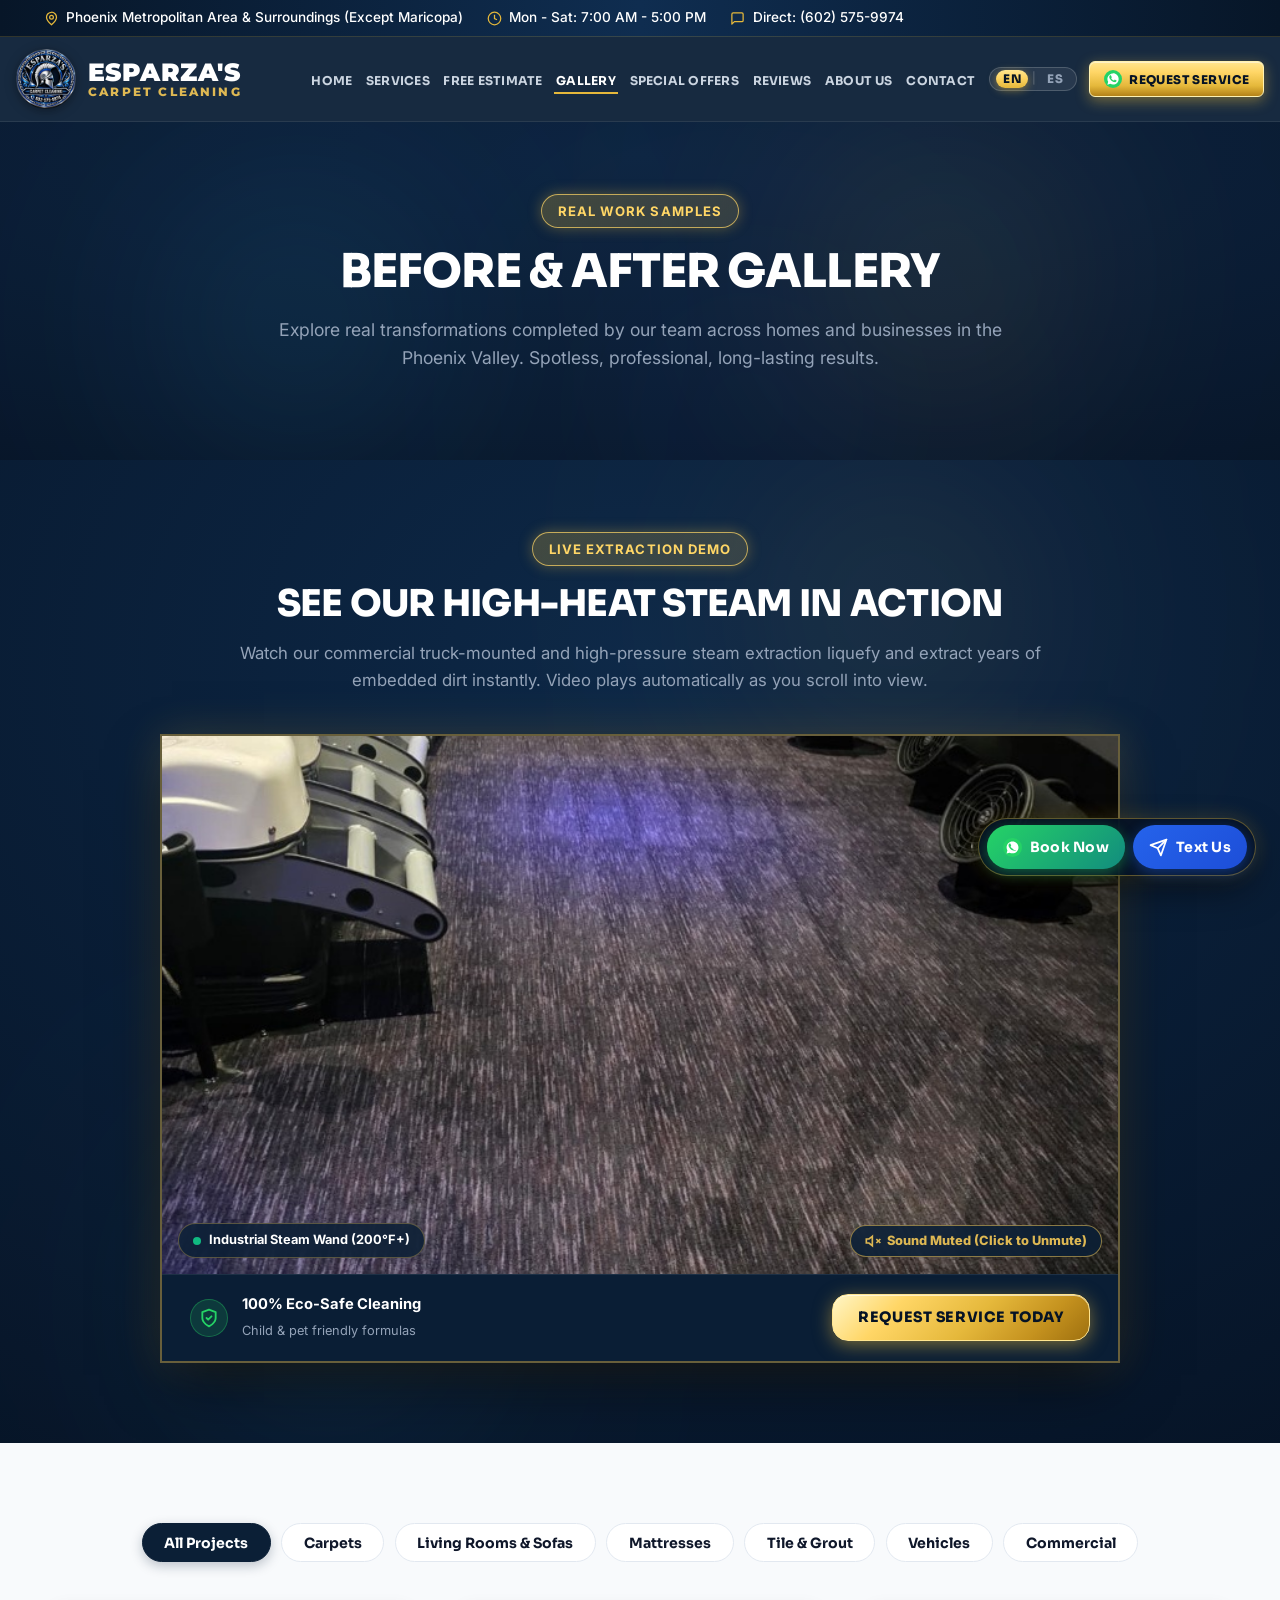
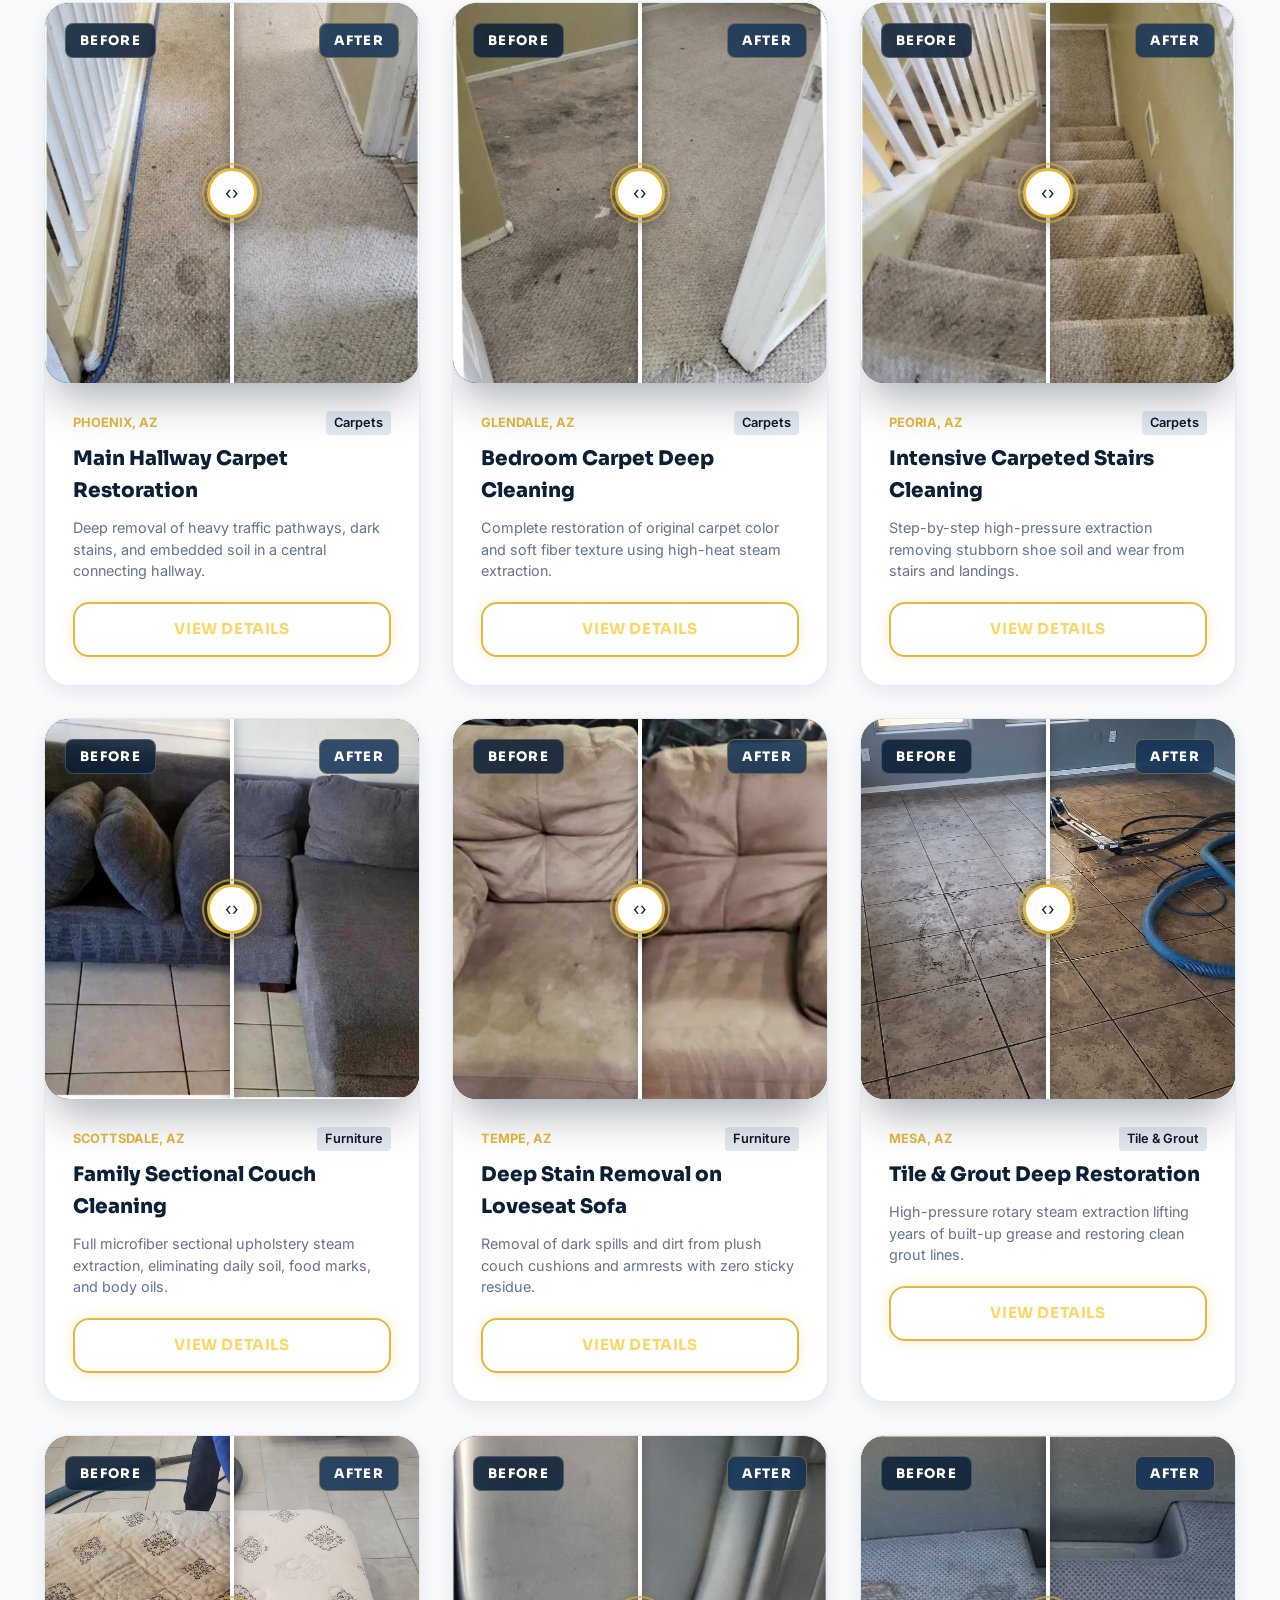
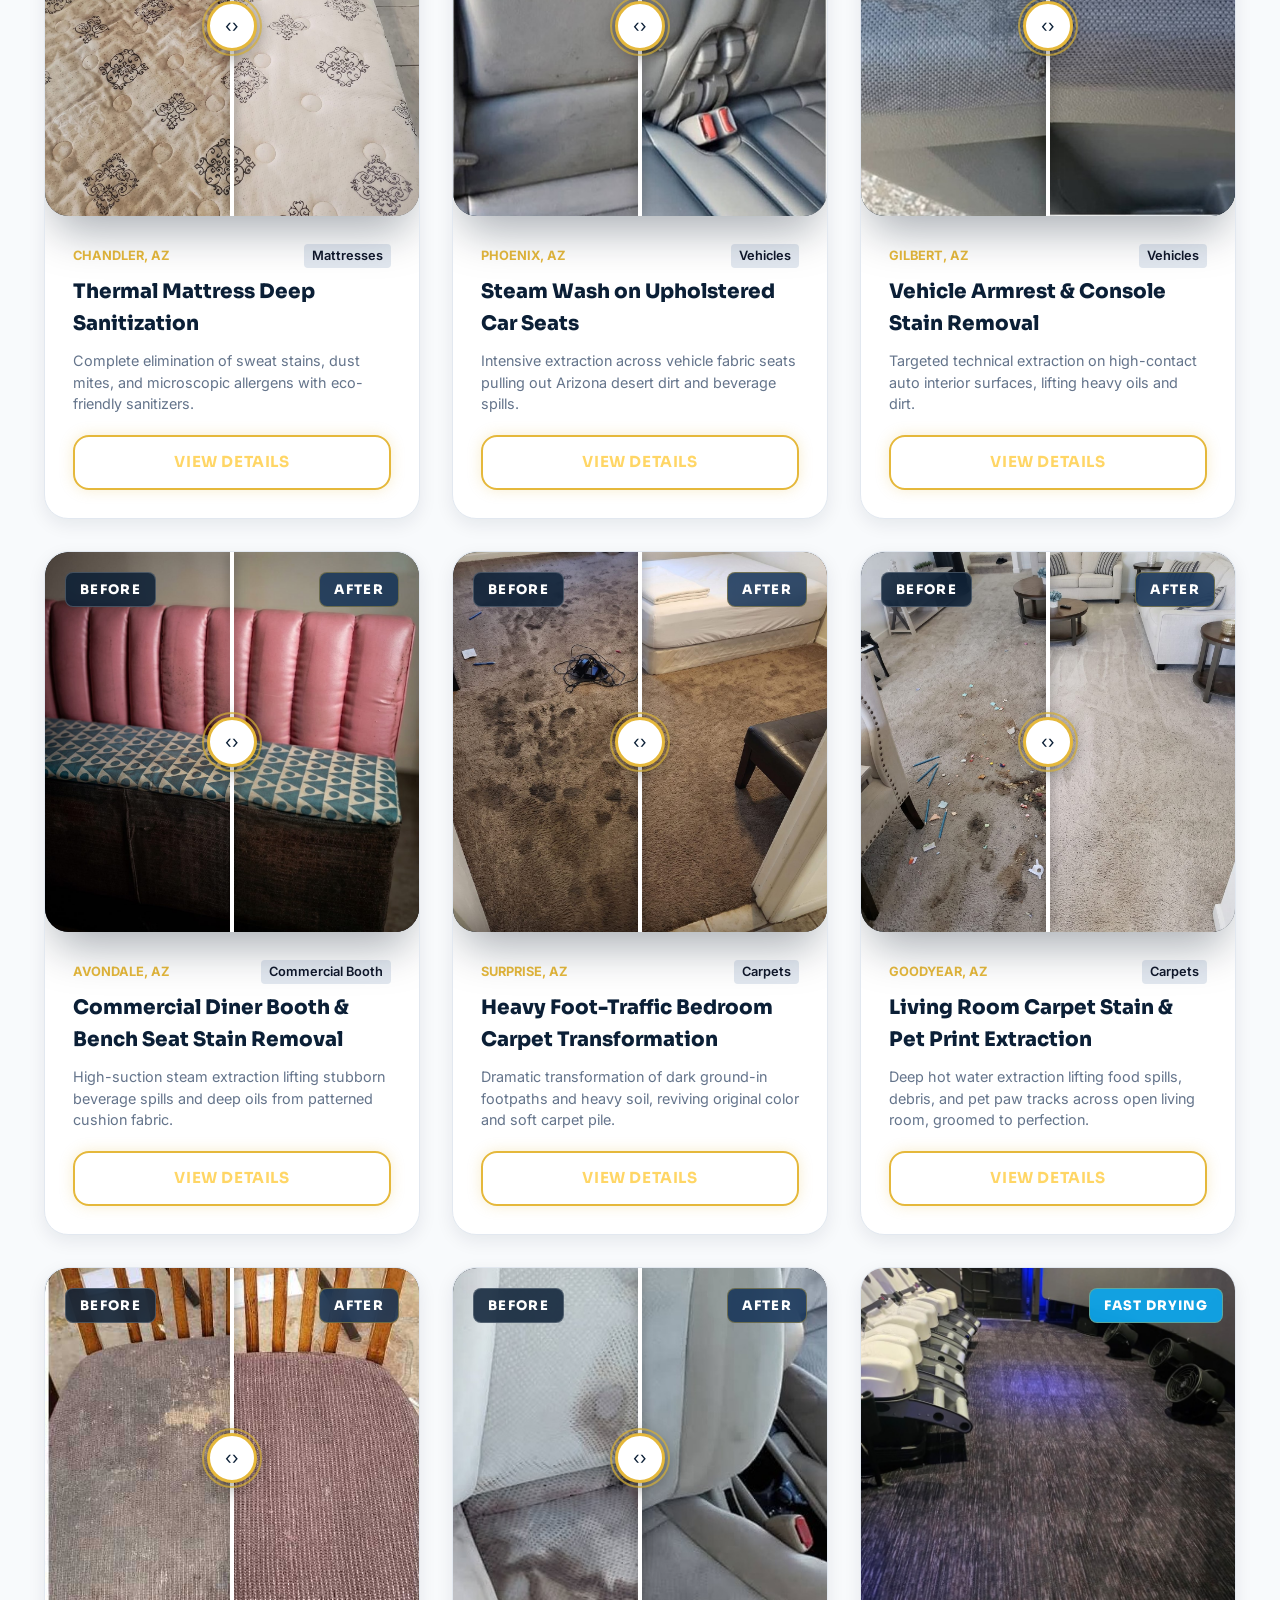
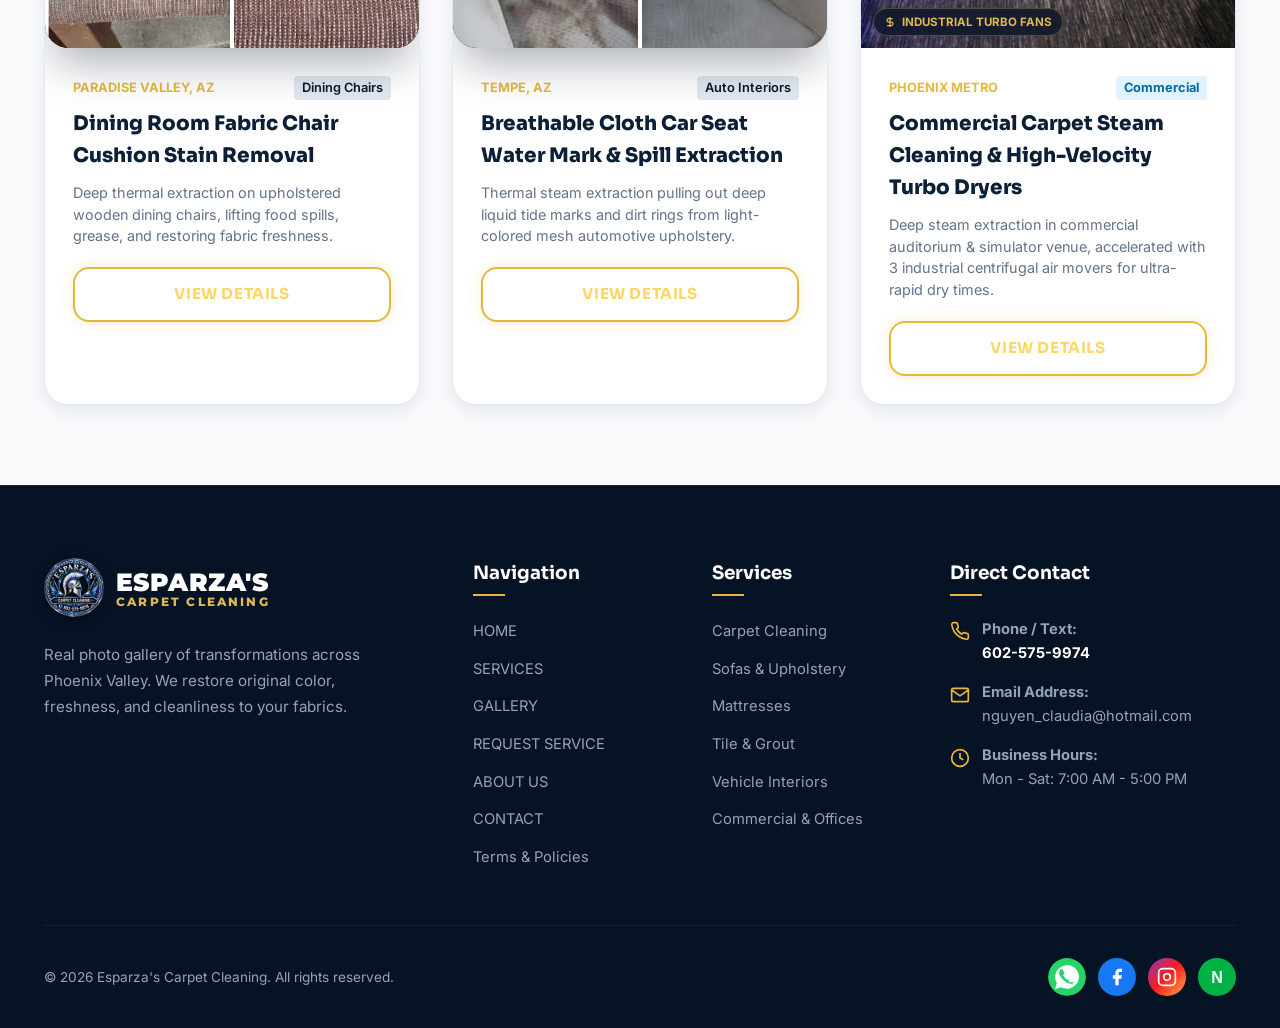
<file: galeria.html>
<!DOCTYPE html>
<html lang="en">
<head>
  <meta charset="UTF-8">
  <meta name="viewport" content="width=device-width, initial-scale=1.0">
  <title>Before &amp; After Gallery | Esparza's Carpet Cleaning</title>
  <meta name="description" content="Interactive Before &amp; After slider gallery from Esparza's Carpet Cleaning. Compare real transformations of carpets, couches, mattresses, tile &amp; grout in Phoenix, AZ.">
  <link rel="stylesheet" href="css/styles.css">
  <link rel="stylesheet" href="css/components.css">
  <link rel="icon" type="image/svg+xml" href="assets/images/logo.svg">
</head>
<body>

  <!-- Top Notice Bar -->
  <div class="top-notice-bar">
    <div class="container">
      <div class="top-notice-info">
        <span class="top-notice-item">
          <svg width="15" height="15" viewBox="0 0 24 24" fill="none" stroke="currentColor" stroke-width="2"><path d="M12 2a8 8 0 0 0-8 8c0 5.25 8 12 8 12s8-6.75 8-12a8 8 0 0 0-8-8z"/><circle cx="12" cy="10" r="3"/></svg>
          <span data-i18n="top_area">Phoenix Metropolitan Area &amp; Surroundings (Except Maricopa)</span>
        </span>
        <span class="top-notice-item">
          <svg width="15" height="15" viewBox="0 0 24 24" fill="none" stroke="currentColor" stroke-width="2"><circle cx="12" cy="12" r="10"/><polyline points="12 6 12 12 16 14"/></svg>
          <span data-i18n="top_hours">Mon - Sat: 7:00 AM - 5:00 PM</span>
        </span>
        <span class="top-notice-item">
          <svg width="15" height="15" viewBox="0 0 24 24" fill="none" stroke="currentColor" stroke-width="2" stroke-linecap="round" stroke-linejoin="round"><path d="M21 15a2 2 0 0 1-2 2H7l-4 4V5a2 2 0 0 1 2-2h14a2 2 0 0 1 2 2z"/></svg>
          <span data-i18n="top_direct">Direct / SMS: (602) 575-9974</span>
        </span>
      </div>
    </div>
  </div>

  <!-- Header -->
  <header class="site-header">
    <div class="container header-inner">
      <a href="index.html" class="brand-logo" title="Esparza's Carpet Cleaning">
        <img src="assets/images/logo-spartan.png" alt="Esparza's Carpet Cleaning Logo" width="60" height="60" data-i18n-alt="logo_main_alt">
        <div class="logo-text-group">
          <span class="logo-main-text">ESPARZA'S</span>
          <span class="logo-sub-text">CARPET CLEANING</span>
        </div>
      </a>

      <nav class="main-nav">
        <ul class="nav-links">
          <li><a href="index.html" class="nav-link" data-i18n="nav_inicio">HOME</a></li>
          <li><a href="servicios.html" class="nav-link" data-i18n="nav_servicios">SERVICES</a></li>
          <li><a href="index.html#tarifas" class="nav-link" data-i18n="nav_tarifas">FREE ESTIMATE</a></li>
          <li><a href="galeria.html" class="nav-link active" data-i18n="nav_galeria">GALLERY</a></li>
          <li><a href="index.html#promociones" class="nav-link" data-i18n="nav_promociones">SPECIAL OFFERS</a></li>
          <li><a href="index.html#comentarios" class="nav-link" data-i18n="nav_resenas">REVIEWS</a></li>
          <li><a href="nosotros.html" class="nav-link" data-i18n="nav_nosotros">ABOUT US</a></li>
          <li><a href="contacto.html" class="nav-link" data-i18n="nav_contacto">CONTACT</a></li>
        </ul>

        <!-- Language Switcher (Desktop) -->
        <div class="lang-switch-container">
          <button type="button" class="lang-btn active" data-lang="en">EN</button>
          <span class="lang-separator">|</span>
          <button type="button" class="lang-btn" data-lang="es">ES</button>
        </div>

        <a href="solicitud.html" class="btn-nav-gold">
          <svg width="20" height="20" viewBox="0 0 24 24" fill="none" style="flex-shrink: 0;"><circle cx="12" cy="12" r="12" fill="#25D366"/><path d="M12.04 4.5c-4.14 0-7.5 3.36-7.5 7.5 0 1.33.35 2.62 1.01 3.75L4.5 19.5l3.86-1.01c1.1.6 2.34.91 3.68.91 4.14 0 7.5-3.36 7.5-7.5s-3.36-7.5-7.5-7.5zm4.45 10.63c-.19.53-1.09 1.01-1.54 1.07-.39.06-.9.08-1.46-.1-.34-.11-.79-.26-1.37-.51-2.43-1.05-4-3.52-4.12-3.68-.12-.16-.99-1.32-.99-2.51 0-1.19.63-1.78.85-2.02.22-.24.48-.3.64-.3.16 0 .32 0 .46.01.15.01.35-.06.55.42.21.49.71 1.74.77 1.87.06.13.1.28.02.44-.08.16-.12.26-.24.4-.12.14-.26.31-.37.42-.12.12-.25.25-.11.49.14.24.62 1.02 1.33 1.65.91.81 1.68 1.06 1.92 1.18.24.12.38.1.52-.06.14-.16.6-.7.76-.94.16-.24.32-.2.53-.12.21.08 1.33.63 1.56.74.23.12.38.18.44.27.06.1.06.57-.13 1.1z" fill="#FFFFFF"/></svg>
          <span data-i18n="nav_cta">REQUEST SERVICE</span>
        </a>
      </nav>

      <button class="mobile-toggle-btn" aria-label="Mobile Navigation Menu" data-i18n-aria="nav_menu_aria">
        <svg width="26" height="26" viewBox="0 0 24 24" fill="none" stroke="currentColor" stroke-width="2.5"><path d="M4 6h16M4 12h16M4 18h16"/></svg>
      </button>
    </div>
  </header>

  <!-- Mobile Drawer -->
  <div class="mobile-menu-drawer">
    <!-- Language Switcher (Mobile Drawer) -->
    <div style="display: flex; justify-content: center; margin-bottom: 1.5rem;">
      <div class="lang-switch-container">
        <button type="button" class="lang-btn active" data-lang="en">EN</button>
        <span class="lang-separator">|</span>
        <button type="button" class="lang-btn" data-lang="es">ES</button>
      </div>
    </div>

    <ul class="mobile-nav-links">
      <li><a href="index.html" class="nav-link" data-i18n="nav_inicio">HOME</a></li>
      <li><a href="servicios.html" class="nav-link" data-i18n="nav_servicios">SERVICES</a></li>
      <li><a href="index.html#tarifas" class="nav-link" data-i18n="nav_tarifas">FREE ESTIMATE</a></li>
      <li><a href="galeria.html" class="nav-link active" data-i18n="nav_galeria">GALLERY</a></li>
      <li><a href="index.html#promociones" class="nav-link" data-i18n="nav_promociones">SPECIAL OFFERS</a></li>
      <li><a href="index.html#comentarios" class="nav-link" data-i18n="nav_resenas">REVIEWS</a></li>
      <li><a href="nosotros.html" class="nav-link" data-i18n="nav_nosotros">ABOUT US</a></li>
      <li><a href="contacto.html" class="nav-link" data-i18n="nav_contacto">CONTACT</a></li>
    </ul>
    <div style="margin-top: 1.5rem; display: flex; flex-direction: column; gap: 1rem;">
      <a href="solicitud.html" class="btn-nav-gold" style="width: 100%; justify-content: center;">
        <svg width="20" height="20" viewBox="0 0 24 24" fill="none" style="flex-shrink: 0;"><circle cx="12" cy="12" r="12" fill="#25D366"/><path d="M12.04 4.5c-4.14 0-7.5 3.36-7.5 7.5 0 1.33.35 2.62 1.01 3.75L4.5 19.5l3.86-1.01c1.1.6 2.34.91 3.68.91 4.14 0 7.5-3.36 7.5-7.5s-3.36-7.5-7.5-7.5zm4.45 10.63c-.19.53-1.09 1.01-1.54 1.07-.39.06-.9.08-1.46-.1-.34-.11-.79-.26-1.37-.51-2.43-1.05-4-3.52-4.12-3.68-.12-.16-.99-1.32-.99-2.51 0-1.19.63-1.78.85-2.02.22-.24.48-.3.64-.3.16 0 .32 0 .46.01.15.01.35-.06.55.42.21.49.71 1.74.77 1.87.06.13.1.28.02.44-.08.16-.12.26-.24.4-.12.14-.26.31-.37.42-.12.12-.25.25-.11.49.14.24.62 1.02 1.33 1.65.91.81 1.68 1.06 1.92 1.18.24.12.38.1.52-.06.14-.16.6-.7.76-.94.16-.24.32-.2.53-.12.21.08 1.33.63 1.56.74.23.12.38.18.44.27.06.1.06.57-.13 1.1z" fill="#FFFFFF"/></svg>
        <span data-i18n="nav_cta">REQUEST SERVICE</span>
      </a>
      <a href="tel:6025759974" class="btn btn-secondary" style="width: 100%; justify-content: center;" data-i18n="nav_call">Call: (602) 575-9974</a>
    </div>
  </div>

  <main>
    <!-- PAGE HERO -->
    <section class="section-dark" style="position: relative; overflow: hidden; padding: 4.5rem 0 4rem 0; background: radial-gradient(120% 120% at 50% 10%, #0c2340 0%, #061325 100%);">
      <!-- Ambient Glow Orbs -->
      <div class="ambient-glow-orb orb-amber" style="top: -60px; right: 10%; width: 420px; height: 420px;"></div>
      <div class="ambient-glow-orb orb-azure" style="bottom: -80px; left: 6%; width: 440px; height: 440px;"></div>
      <div class="ambient-glow-orb orb-navy" style="top: 35%; left: 45%; width: 340px; height: 340px;"></div>

      <div class="container" style="text-align: center; position: relative; z-index: 2;">
        <span class="section-badge gold reveal-on-scroll" data-i18n="gal_badge">Real Transformations</span>
        <h1 class="section-title reveal-on-scroll stagger-1" style="font-size: 2.9rem;" data-i18n="gal_title">BEFORE &amp; AFTER <span class="highlight">GALLERY</span></h1>
        <p class="section-subtitle reveal-on-scroll stagger-2" style="max-width: 780px; margin: 0 auto 1.5rem auto;" data-i18n="gal_sub">
          Slide the center handle horizontally to compare before and after. Real photos from our steam cleaning jobs across the Phoenix Valley.
        </p>
      </div>
    </section>

    <!-- AUTOPLAY VIDEO SHOWCASE SECTION (SE REPRODUCE AUTOMÁTICAMENTE AL LLEGAR AQUÍ) -->
    <section class="section section-dark video-showcase-section" id="video-demostracion" style="position: relative; overflow: hidden; background: radial-gradient(100% 100% at 50% 20%, #0d2847 0%, #061325 100%); padding: 4.5rem 0 5rem 0;">
      <!-- Ambient Glow Orbs -->
      <div class="ambient-glow-orb orb-amber" style="top: -40px; right: 15%; width: 380px; height: 380px;"></div>
      <div class="ambient-glow-orb orb-azure" style="bottom: -60px; left: 10%; width: 400px; height: 400px;"></div>

      <div class="container" style="position: relative; z-index: 2;">
        
        <div style="text-align: center; max-width: 820px; margin: 0 auto 2.5rem auto;">
          <span class="section-badge gold reveal-on-scroll" data-i18n="video_sec_badge">Live Extraction Demo</span>
          <h2 class="section-title reveal-on-scroll stagger-1" style="font-size: 2.3rem; margin-bottom: 0.85rem;" data-i18n="video_sec_title">SEE OUR HIGH-HEAT STEAM <span class="highlight">IN ACTION</span></h2>
          <p class="section-subtitle reveal-on-scroll stagger-2" style="font-size: 1.05rem; line-height: 1.6; margin: 0 auto;" data-i18n="video_sec_sub">
            Watch our commercial high-pressure steam extraction liquefy and extract years of embedded dirt instantly. Video plays automatically as you scroll into view.
          </p>
        </div>

        <!-- Video Player Card Container -->
        <div class="video-showcase-wrapper reveal-on-scroll stagger-2" style="max-width: 960px; margin: 0 auto; border-radius: var(--radius-xl); overflow: hidden; box-shadow: 0 24px 60px -12px rgba(0, 0, 0, 0.7), 0 0 40px rgba(222, 184, 83, 0.2); border: 2px solid rgba(222, 184, 83, 0.45); background: #071628; position: relative;">
          
          <!-- Video Frame (Aspect Ratio 16:9) -->
          <div class="video-frame-container" style="position: relative; width: 100%; aspect-ratio: 16 / 9; max-height: 540px; background: #000000; overflow: hidden;">
            <!-- ESPACIO PARA TU VIDEO: Coloca tu video en assets/videos/demo-limpieza.mp4 -->
            <video 
              id="showcase-scroll-video" 
              class="auto-scroll-video" 
              autoplay
              muted 
              playsinline 
              loop 
              preload="metadata" 
              poster="assets/images/commercial-carpet-drying.jpg"
              style="width: 100%; height: 100%; object-fit: cover; display: block;"
            >
              <source src="assets/videos/video.mp4" type="video/mp4">
              Your browser does not support HTML5 video.
            </video>

            <!-- Bottom Floating Controls Overlay -->
            <div class="video-controls-overlay" style="position: absolute; bottom: 16px; left: 16px; right: 16px; display: flex; justify-content: space-between; align-items: center; pointer-events: none; z-index: 10; flex-wrap: wrap; gap: 0.5rem;">
              
              <!-- Quick Info Badge -->
              <div style="pointer-events: auto; background: rgba(11, 31, 54, 0.85); backdrop-filter: blur(8px); padding: 6px 14px; border-radius: 999px; border: 1px solid rgba(222, 184, 83, 0.35); display: inline-flex; align-items: center; gap: 8px;">
                <span style="display: inline-block; width: 8px; height: 8px; border-radius: 50%; background: #10B981;"></span>
                <span style="color: #FFFFFF; font-size: 0.8rem; font-weight: 700;" data-i18n="video_tech_badge">Industrial Steam Wand (200°F+)</span>
              </div>

              <!-- Mute / Unmute Interactive Toggle -->
              <button type="button" class="video-sound-toggle-btn" style="pointer-events: auto; background: rgba(11, 31, 54, 0.88); border: 1.5px solid rgba(222, 184, 83, 0.6); color: #DEB853; padding: 7px 14px; border-radius: 999px; font-weight: 800; font-size: 0.8rem; display: inline-flex; align-items: center; gap: 6px; cursor: pointer; transition: all 0.2s ease; backdrop-filter: blur(8px);" aria-label="Toggle sound">
                <span class="sound-icon-holder" style="display: inline-flex; align-items: center;">
                  <svg class="sound-icon-muted" width="16" height="16" viewBox="0 0 24 24" fill="none" stroke="currentColor" stroke-width="2.5"><polygon points="11 5 6 9 2 9 2 15 6 15 11 19 11 5"/><line x1="23" y1="9" x2="17" y2="15"/><line x1="17" y1="9" x2="23" y2="15"/></svg>
                  <svg class="sound-icon-unmuted" width="16" height="16" viewBox="0 0 24 24" fill="none" stroke="currentColor" stroke-width="2.5" style="display: none;"><polygon points="11 5 6 9 2 9 2 15 6 15 11 19 11 5"/><path d="M15.54 8.46a5 5 0 0 1 0 7.07"/><path d="M19.07 4.93a10 10 0 0 1 0 14.14"/></svg>
                </span>
                <span class="sound-toggle-text" data-i18n="video_sound_enable">Sound Muted (Click to Unmute)</span>
              </button>
            </div>
          </div>

          <!-- Video Footer Specs Bar -->
          <div style="background: rgba(11, 31, 54, 0.98); padding: 1.15rem 1.75rem; border-top: 1px solid rgba(255, 255, 255, 0.08); display: flex; justify-content: space-between; align-items: center; flex-wrap: wrap; gap: 1.25rem;">
            <div style="display: flex; align-items: center; gap: 0.85rem;">
              <div style="width: 38px; height: 38px; border-radius: 50%; background: rgba(37, 211, 102, 0.15); border: 1px solid rgba(37, 211, 102, 0.35); display: flex; align-items: center; justify-content: center; color: #25D366; flex-shrink: 0;">
                <svg width="20" height="20" viewBox="0 0 24 24" fill="none" stroke="currentColor" stroke-width="2.2" stroke-linecap="round" stroke-linejoin="round"><path d="M12 22s8-4 8-10V5l-8-3-8 3v7c0 6 8 10 8 10z"/><path d="m9 12 2 2 4-4"/></svg>
              </div>
              <div>
                <strong style="color: #FFFFFF; font-size: 0.92rem; display: block;" data-i18n="video_feat2_title">100% Eco-Safe Cleaning</strong>
                <span style="color: #94A3B8; font-size: 0.8rem;" data-i18n="video_feat2_sub">Super Cleaning &amp; Guaranteed Results</span>
              </div>
            </div>

            <div>
              <a href="solicitud.html" class="btn btn-primary" style="padding: 0.7rem 1.6rem; font-size: 0.9rem;" data-i18n="video_cta_btn">
                Request Service Today
              </a>
            </div>
          </div>

        </div>

      </div>
    </section>

    <!-- GALERÍA CON FILTROS INTERACTIVOS -->
    <section class="section section-light">
      <div class="container">
        
        <!-- Filter Tabs -->
        <div class="gallery-filters reveal-on-scroll">
          <button class="gallery-filter-btn active" data-filter="all" data-i18n="gal_filter_all">All Projects</button>
          <button class="gallery-filter-btn" data-filter="alfombras" data-i18n="gal_filter_carpets">Carpets</button>
          <button class="gallery-filter-btn" data-filter="sofas" data-i18n="gal_filter_sofas">Couches &amp; Sofas</button>
          <button class="gallery-filter-btn" data-filter="colchones" data-i18n="gal_filter_mattress">Mattresses</button>
          <button class="gallery-filter-btn" data-filter="pisos" data-i18n="gal_filter_floors">Tile &amp; Grout</button>
          <button class="gallery-filter-btn" data-filter="vehiculos" data-i18n="gal_filter_cars">Auto Interiors</button>
          <button class="gallery-filter-btn" data-filter="comercial" data-i18n="gal_filter_commercial">Commercial</button>
        </div>

        <!-- Gallery Grid of Before/After Cards -->
        <div style="display: grid; grid-template-columns: repeat(auto-fit, minmax(280px, 1fr)); gap: 2rem;" id="gallery-grid">

          <!-- Card 1: Main Hallway (Carpets) -->
          <div class="gallery-item-card reveal-on-scroll stagger-1" data-category="alfombras" style="background: #FFFFFF; border-radius: var(--radius-lg); overflow: hidden; box-shadow: var(--shadow-md); border: 1px solid var(--color-border-light); transition: transform var(--transition-normal), box-shadow var(--transition-normal);">
            <div class="before-after-container ba-aspect-gallery">
              <span class="ba-label ba-label-after" data-i18n="ba_after">AFTER</span>
              <span class="ba-label ba-label-before" data-i18n="ba_before">BEFORE</span>
              <img src="assets/images/carpet-hallway-before.jpg" alt="Carpet hallway with heavy dark foot-traffic pathways before cleaning" data-i18n-alt="gal_card1_img_before" class="ba-image ba-image-before">
              <img src="assets/images/carpet-hallway-after.jpg" alt="Carpet hallway fully restored and spotless after steam cleaning" data-i18n-alt="gal_card1_img_after" class="ba-image ba-image-after">
              <div class="ba-handle">
                <div class="ba-handle-button"><span class="ba-handle-arrows">&lsaquo;&rsaquo;</span></div>
              </div>
              <input type="range" min="0" max="100" value="50" class="ba-range-input" aria-label="Hallway Carpet Before and After Slider" data-i18n-aria="gal_slider_1">
            </div>
            <div style="padding: 1.75rem;">
              <div style="display: flex; justify-content: space-between; align-items: center; margin-bottom: 0.5rem;">
                <span style="font-size: 0.8rem; font-weight: 700; color: var(--color-accent); text-transform: uppercase;" data-i18n="gal_card1_loc">Phoenix, AZ</span>
                <span style="font-size: 0.8rem; background: #E2E8F0; padding: 2px 8px; border-radius: 4px; font-weight: 600;" data-i18n="gal_card1_tag">Carpets</span>
              </div>
              <h3 style="font-family: var(--font-heading); font-size: 1.25rem; font-weight: 800; margin-bottom: 0.6rem; color: var(--color-primary);" data-i18n="gal_card1_title">Main Hallway Carpet Restoration</h3>
              <p style="font-size: 0.9rem; color: var(--color-text-muted); margin-bottom: 1.25rem; line-height: 1.5;" data-i18n="gal_card1_desc">
                Deep removal of heavy traffic pathways, dark stains, and embedded soil in a central connecting hallway.
              </p>
              <a href="solicitud.html" class="btn btn-outline-gold" style="width: 100%;" data-i18n="gal_card_btn">Request Service</a>
            </div>
          </div>

          <!-- Card 2: Master Bedroom (Carpets) -->
          <div class="gallery-item-card reveal-on-scroll stagger-2" data-category="alfombras" style="background: #FFFFFF; border-radius: var(--radius-lg); overflow: hidden; box-shadow: var(--shadow-md); border: 1px solid var(--color-border-light); transition: transform var(--transition-normal), box-shadow var(--transition-normal);">
            <div class="before-after-container ba-aspect-gallery">
              <span class="ba-label ba-label-after" data-i18n="ba_after">AFTER</span>
              <span class="ba-label ba-label-before" data-i18n="ba_before">BEFORE</span>
              <img src="assets/images/carpet-room-before.jpg" alt="Bedroom carpet soiled with dull fibers before cleaning" data-i18n-alt="gal_card2_img_before" class="ba-image ba-image-before">
              <img src="assets/images/carpet-room-after.jpg" alt="Bedroom carpet deep cleaned and fibers restored" data-i18n-alt="gal_card2_img_after" class="ba-image ba-image-after">
              <div class="ba-handle">
                <div class="ba-handle-button"><span class="ba-handle-arrows">&lsaquo;&rsaquo;</span></div>
              </div>
              <input type="range" min="0" max="100" value="50" class="ba-range-input" aria-label="Bedroom Carpet Before and After Slider" data-i18n-aria="gal_slider_2">
            </div>
            <div style="padding: 1.75rem;">
              <div style="display: flex; justify-content: space-between; align-items: center; margin-bottom: 0.5rem;">
                <span style="font-size: 0.8rem; font-weight: 700; color: var(--color-accent); text-transform: uppercase;" data-i18n="gal_card2_loc">Glendale, AZ</span>
                <span style="font-size: 0.8rem; background: #E2E8F0; padding: 2px 8px; border-radius: 4px; font-weight: 600;" data-i18n="gal_card2_tag">Carpets</span>
              </div>
              <h3 style="font-family: var(--font-heading); font-size: 1.25rem; font-weight: 800; margin-bottom: 0.6rem; color: var(--color-primary);" data-i18n="gal_card2_title">Bedroom Carpet Deep Cleaning</h3>
              <p style="font-size: 0.9rem; color: var(--color-text-muted); margin-bottom: 1.25rem; line-height: 1.5;" data-i18n="gal_card2_desc">
                Complete restoration of original carpet color and soft fiber texture using high-heat steam extraction.
              </p>
              <a href="solicitud.html" class="btn btn-outline-gold" style="width: 100%;" data-i18n="gal_card_btn">Request Service</a>
            </div>
          </div>

          <!-- Card 3: Carpeted Stairs (Carpets) -->
          <div class="gallery-item-card reveal-on-scroll stagger-3" data-category="alfombras" style="background: #FFFFFF; border-radius: var(--radius-lg); overflow: hidden; box-shadow: var(--shadow-md); border: 1px solid var(--color-border-light); transition: transform var(--transition-normal), box-shadow var(--transition-normal);">
            <div class="before-after-container ba-aspect-gallery">
              <span class="ba-label ba-label-after" data-i18n="ba_after">AFTER</span>
              <span class="ba-label ba-label-before" data-i18n="ba_before">BEFORE</span>
              <img src="assets/images/carpet-stairs-before.jpg" alt="Carpeted stairs with heavy ground-in foot soil before cleaning" data-i18n-alt="gal_card3_img_before" class="ba-image ba-image-before">
              <img src="assets/images/carpet-stairs-after.jpg" alt="Carpeted stairs deep steam cleaned and renewed" data-i18n-alt="gal_card3_img_after" class="ba-image ba-image-after">
              <div class="ba-handle">
                <div class="ba-handle-button"><span class="ba-handle-arrows">&lsaquo;&rsaquo;</span></div>
              </div>
              <input type="range" min="0" max="100" value="50" class="ba-range-input" aria-label="Staircase Carpet Before and After Slider" data-i18n-aria="gal_slider_3">
            </div>
            <div style="padding: 1.75rem;">
              <div style="display: flex; justify-content: space-between; align-items: center; margin-bottom: 0.5rem;">
                <span style="font-size: 0.8rem; font-weight: 700; color: var(--color-accent); text-transform: uppercase;" data-i18n="gal_card3_loc">Peoria, AZ</span>
                <span style="font-size: 0.8rem; background: #E2E8F0; padding: 2px 8px; border-radius: 4px; font-weight: 600;" data-i18n="gal_card3_tag">Carpets</span>
              </div>
              <h3 style="font-family: var(--font-heading); font-size: 1.25rem; font-weight: 800; margin-bottom: 0.6rem; color: var(--color-primary);" data-i18n="gal_card3_title">Intensive Carpeted Stairs Cleaning</h3>
              <p style="font-size: 0.9rem; color: var(--color-text-muted); margin-bottom: 1.25rem; line-height: 1.5;" data-i18n="gal_card3_desc">
                Step-by-step high-pressure extraction removing stubborn shoe soil and wear from stairs and landings.
              </p>
              <a href="solicitud.html" class="btn btn-outline-gold" style="width: 100%;" data-i18n="gal_card_btn">Request Service</a>
            </div>
          </div>

          <!-- Card 4: Family Sectional Couch (Furniture) -->
          <div class="gallery-item-card reveal-on-scroll stagger-1" data-category="sofas" style="background: #FFFFFF; border-radius: var(--radius-lg); overflow: hidden; box-shadow: var(--shadow-md); border: 1px solid var(--color-border-light); transition: transform var(--transition-normal), box-shadow var(--transition-normal);">
            <div class="before-after-container ba-aspect-gallery">
              <span class="ba-label ba-label-after" data-i18n="ba_after">AFTER</span>
              <span class="ba-label ba-label-before" data-i18n="ba_before">BEFORE</span>
              <img src="assets/images/real-sectional-before.jpg" alt="Family sectional sofa with accumulated dirt and oils before cleaning" data-i18n-alt="gal_card4_img_before" class="ba-image ba-image-before">
              <img src="assets/images/real-sectional-after.jpg" alt="Family sectional sofa spotless, stain-free and deodorized" data-i18n-alt="gal_card4_img_after" class="ba-image ba-image-after">
              <div class="ba-handle">
                <div class="ba-handle-button"><span class="ba-handle-arrows">&lsaquo;&rsaquo;</span></div>
              </div>
              <input type="range" min="0" max="100" value="50" class="ba-range-input" aria-label="Sectional Couch Before and After Slider" data-i18n-aria="gal_slider_4">
            </div>
            <div style="padding: 1.75rem;">
              <div style="display: flex; justify-content: space-between; align-items: center; margin-bottom: 0.5rem;">
                <span style="font-size: 0.8rem; font-weight: 700; color: var(--color-accent); text-transform: uppercase;" data-i18n="gal_card4_loc">Scottsdale, AZ</span>
                <span style="font-size: 0.8rem; background: #E2E8F0; padding: 2px 8px; border-radius: 4px; font-weight: 600;" data-i18n="gal_card4_tag">Furniture</span>
              </div>
              <h3 style="font-family: var(--font-heading); font-size: 1.25rem; font-weight: 800; margin-bottom: 0.6rem; color: var(--color-primary);" data-i18n="gal_card4_title">Family Sectional Couch Cleaning</h3>
              <p style="font-size: 0.9rem; color: var(--color-text-muted); margin-bottom: 1.25rem; line-height: 1.5;" data-i18n="gal_card4_desc">
                Full microfiber sectional upholstery steam extraction, eliminating daily soil, food marks, and body oils.
              </p>
              <a href="solicitud.html" class="btn btn-outline-gold" style="width: 100%;" data-i18n="gal_card_btn">Request Service</a>
            </div>
          </div>

          <!-- Card 5: Loveseat Sofa (Furniture) -->
          <div class="gallery-item-card reveal-on-scroll stagger-2" data-category="sofas" style="background: #FFFFFF; border-radius: var(--radius-lg); overflow: hidden; box-shadow: var(--shadow-md); border: 1px solid var(--color-border-light); transition: transform var(--transition-normal), box-shadow var(--transition-normal);">
            <div class="before-after-container ba-aspect-gallery">
              <span class="ba-label ba-label-after" data-i18n="ba_after">AFTER</span>
              <span class="ba-label ba-label-before" data-i18n="ba_before">BEFORE</span>
              <img src="assets/images/real-sofa-before.jpg" alt="Loveseat sofa cushions with beverage spills and dark spots before cleaning" data-i18n-alt="gal_card5_img_before" class="ba-image ba-image-before">
              <img src="assets/images/real-sofa-after.jpg" alt="Loveseat sofa completely spot-treated, cleaned and refreshed" data-i18n-alt="gal_card5_img_after" class="ba-image ba-image-after">
              <div class="ba-handle">
                <div class="ba-handle-button"><span class="ba-handle-arrows">&lsaquo;&rsaquo;</span></div>
              </div>
              <input type="range" min="0" max="100" value="50" class="ba-range-input" aria-label="Loveseat Couch Before and After Slider" data-i18n-aria="gal_slider_5">
            </div>
            <div style="padding: 1.75rem;">
              <div style="display: flex; justify-content: space-between; align-items: center; margin-bottom: 0.5rem;">
                <span style="font-size: 0.8rem; font-weight: 700; color: var(--color-accent); text-transform: uppercase;" data-i18n="gal_card5_loc">Tempe, AZ</span>
                <span style="font-size: 0.8rem; background: #E2E8F0; padding: 2px 8px; border-radius: 4px; font-weight: 600;" data-i18n="gal_card5_tag">Furniture</span>
              </div>
              <h3 style="font-family: var(--font-heading); font-size: 1.25rem; font-weight: 800; margin-bottom: 0.6rem; color: var(--color-primary);" data-i18n="gal_card5_title">Deep Stain Removal on Loveseat Sofa</h3>
              <p style="font-size: 0.9rem; color: var(--color-text-muted); margin-bottom: 1.25rem; line-height: 1.5;" data-i18n="gal_card5_desc">
                Removal of dark spills and dirt from plush couch cushions and armrests with zero sticky residue.
              </p>
              <a href="solicitud.html" class="btn btn-outline-gold" style="width: 100%;" data-i18n="gal_card_btn">Request Service</a>
            </div>
          </div>

          <!-- Card 6: Tile & Grout (Pisos) -->
          <div class="gallery-item-card reveal-on-scroll stagger-3" data-category="pisos" style="background: #FFFFFF; border-radius: var(--radius-lg); overflow: hidden; box-shadow: var(--shadow-md); border: 1px solid var(--color-border-light); transition: transform var(--transition-normal), box-shadow var(--transition-normal);">
            <div class="before-after-container ba-aspect-gallery">
              <span class="ba-label ba-label-after" data-i18n="ba_after">AFTER</span>
              <span class="ba-label ba-label-before" data-i18n="ba_before">BEFORE</span>
              <img src="assets/images/PISOANTES.jpg" alt="Tile floor with darkened, dirty grout lines before cleaning" data-i18n-alt="gal_card6_img_before" class="ba-image ba-image-before">
              <img src="assets/images/PISODESPUES.jpeg" alt="Tile floor and grout lines brightened and restored" data-i18n-alt="gal_card6_img_after" class="ba-image ba-image-after">
              <div class="ba-handle">
                <div class="ba-handle-button"><span class="ba-handle-arrows">&lsaquo;&rsaquo;</span></div>
              </div>
              <input type="range" min="0" max="100" value="50" class="ba-range-input" aria-label="Tile and Grout Before and After Slider" data-i18n-aria="gal_slider_6">
            </div>
            <div style="padding: 1.75rem;">
              <div style="display: flex; justify-content: space-between; align-items: center; margin-bottom: 0.5rem;">
                <span style="font-size: 0.8rem; font-weight: 700; color: var(--color-accent); text-transform: uppercase;" data-i18n="gal_card6_loc">Mesa, AZ</span>
                <span style="font-size: 0.8rem; background: #E2E8F0; padding: 2px 8px; border-radius: 4px; font-weight: 600;" data-i18n="gal_card6_tag">Tile &amp; Grout</span>
              </div>
              <h3 style="font-family: var(--font-heading); font-size: 1.25rem; font-weight: 800; margin-bottom: 0.6rem; color: var(--color-primary);" data-i18n="gal_card6_title">Tile &amp; Grout Deep Restoration</h3>
              <p style="font-size: 0.9rem; color: var(--color-text-muted); margin-bottom: 1.25rem; line-height: 1.5;" data-i18n="gal_card6_desc">
                High-pressure rotary steam extraction lifting years of built-up grease and restoring clean grout lines.
              </p>
              <a href="solicitud.html" class="btn btn-outline-gold" style="width: 100%;" data-i18n="gal_card_btn">Request Service</a>
            </div>
          </div>

          <!-- Card 7: Mattresses (Colchones) -->
          <div class="gallery-item-card reveal-on-scroll stagger-1" data-category="colchones" style="background: #FFFFFF; border-radius: var(--radius-lg); overflow: hidden; box-shadow: var(--shadow-md); border: 1px solid var(--color-border-light); transition: transform var(--transition-normal), box-shadow var(--transition-normal);">
            <div class="before-after-container ba-aspect-gallery">
              <span class="ba-label ba-label-after" data-i18n="ba_after">AFTER</span>
              <span class="ba-label ba-label-before" data-i18n="ba_before">BEFORE</span>
              <img src="assets/images/MATTRESSES.jpg" alt="Mattress with sweat rings and stains before sanitization" data-i18n-alt="gal_card7_img_before" class="ba-image ba-image-before">
              <img src="assets/images/mattress-after.jpg" alt="Mattress sanitized, stain-lightened and allergen-free" data-i18n-alt="gal_card7_img_after" class="ba-image ba-image-after">
              <div class="ba-handle">
                <div class="ba-handle-button"><span class="ba-handle-arrows">&lsaquo;&rsaquo;</span></div>
              </div>
              <input type="range" min="0" max="100" value="50" class="ba-range-input" aria-label="Mattress Sanitization Before and After Slider" data-i18n-aria="gal_slider_7">
            </div>
            <div style="padding: 1.75rem;">
              <div style="display: flex; justify-content: space-between; align-items: center; margin-bottom: 0.5rem;">
                <span style="font-size: 0.8rem; font-weight: 700; color: var(--color-accent); text-transform: uppercase;" data-i18n="gal_card7_loc">Chandler, AZ</span>
                <span style="font-size: 0.8rem; background: #E2E8F0; padding: 2px 8px; border-radius: 4px; font-weight: 600;" data-i18n="gal_card7_tag">Mattresses</span>
              </div>
              <h3 style="font-family: var(--font-heading); font-size: 1.25rem; font-weight: 800; margin-bottom: 0.6rem; color: var(--color-primary);" data-i18n="gal_card7_title">Thermal Mattress Deep Sanitization</h3>
              <p style="font-size: 0.9rem; color: var(--color-text-muted); margin-bottom: 1.25rem; line-height: 1.5;" data-i18n="gal_card7_desc">
                Complete elimination of sweat stains, dust mites, and microscopic allergens with eco-friendly sanitizers.
              </p>
              <a href="solicitud.html" class="btn btn-outline-gold" style="width: 100%;" data-i18n="gal_card_btn">Request Service</a>
            </div>
          </div>

          <!-- Card 8: Vehicle Seats (Vehicles) -->
          <div class="gallery-item-card reveal-on-scroll stagger-2" data-category="vehiculos" style="background: #FFFFFF; border-radius: var(--radius-lg); overflow: hidden; box-shadow: var(--shadow-md); border: 1px solid var(--color-border-light); transition: transform var(--transition-normal), box-shadow var(--transition-normal);">
            <div class="before-after-container ba-aspect-gallery">
              <span class="ba-label ba-label-after" data-i18n="ba_after">AFTER</span>
              <span class="ba-label ba-label-before" data-i18n="ba_before">BEFORE</span>
              <img src="assets/images/car-seats-before.jpg" alt="Car seats with ground-in Arizona dirt and drink spills before cleaning" data-i18n-alt="gal_card8_img_before" class="ba-image ba-image-before">
              <img src="assets/images/car-seats-after.jpg" alt="Car seats deep extracted and restored to clean fabric" data-i18n-alt="gal_card8_img_after" class="ba-image ba-image-after">
              <div class="ba-handle">
                <div class="ba-handle-button"><span class="ba-handle-arrows">&lsaquo;&rsaquo;</span></div>
              </div>
              <input type="range" min="0" max="100" value="50" class="ba-range-input" aria-label="Car Seats Before and After Slider" data-i18n-aria="gal_slider_8">
            </div>
            <div style="padding: 1.75rem;">
              <div style="display: flex; justify-content: space-between; align-items: center; margin-bottom: 0.5rem;">
                <span style="font-size: 0.8rem; font-weight: 700; color: var(--color-accent); text-transform: uppercase;" data-i18n="gal_card8_loc">Phoenix, AZ</span>
                <span style="font-size: 0.8rem; background: #E2E8F0; padding: 2px 8px; border-radius: 4px; font-weight: 600;" data-i18n="gal_card8_tag">Vehicles</span>
              </div>
              <h3 style="font-family: var(--font-heading); font-size: 1.25rem; font-weight: 800; margin-bottom: 0.6rem; color: var(--color-primary);" data-i18n="gal_card8_title">Steam Wash on Upholstered Car Seats</h3>
              <p style="font-size: 0.9rem; color: var(--color-text-muted); margin-bottom: 1.25rem; line-height: 1.5;" data-i18n="gal_card8_desc">
                Intensive extraction across vehicle fabric seats pulling out Arizona desert dirt and beverage spills.
              </p>
              <a href="solicitud.html" class="btn btn-outline-gold" style="width: 100%;" data-i18n="gal_card_btn">Request Service</a>
            </div>
          </div>

          <!-- Card 9: Armrest & Console (Vehicles) -->
          <div class="gallery-item-card reveal-on-scroll stagger-3" data-category="vehiculos" style="background: #FFFFFF; border-radius: var(--radius-lg); overflow: hidden; box-shadow: var(--shadow-md); border: 1px solid var(--color-border-light); transition: transform var(--transition-normal), box-shadow var(--transition-normal);">
            <div class="before-after-container ba-aspect-gallery">
              <span class="ba-label ba-label-after" data-i18n="ba_after">AFTER</span>
              <span class="ba-label ba-label-before" data-i18n="ba_before">BEFORE</span>
              <img src="assets/images/car-armrest-before.jpg" alt="Car center console and armrest with body grease and dirt before cleaning" data-i18n-alt="gal_card9_img_before" class="ba-image ba-image-before">
              <img src="assets/images/car-armrest-after.jpg" alt="Car center console and armrest deep cleaned and refreshed" data-i18n-alt="gal_card9_img_after" class="ba-image ba-image-after">
              <div class="ba-handle">
                <div class="ba-handle-button"><span class="ba-handle-arrows">&lsaquo;&rsaquo;</span></div>
              </div>
              <input type="range" min="0" max="100" value="50" class="ba-range-input" aria-label="Car Armrest Before and After Slider" data-i18n-aria="gal_slider_9">
            </div>
            <div style="padding: 1.75rem;">
              <div style="display: flex; justify-content: space-between; align-items: center; margin-bottom: 0.5rem;">
                <span style="font-size: 0.8rem; font-weight: 700; color: var(--color-accent); text-transform: uppercase;" data-i18n="gal_card9_loc">Gilbert, AZ</span>
                <span style="font-size: 0.8rem; background: #E2E8F0; padding: 2px 8px; border-radius: 4px; font-weight: 600;" data-i18n="gal_card9_tag">Vehicles</span>
              </div>
              <h3 style="font-family: var(--font-heading); font-size: 1.25rem; font-weight: 800; margin-bottom: 0.6rem; color: var(--color-primary);" data-i18n="gal_card9_title">Vehicle Armrest &amp; Console Stain Removal</h3>
              <p style="font-size: 0.9rem; color: var(--color-text-muted); margin-bottom: 1.25rem; line-height: 1.5;" data-i18n="gal_card9_desc">
                Targeted technical extraction on high-contact auto interior surfaces, lifting heavy oils and dirt.
              </p>
              <a href="solicitud.html" class="btn btn-outline-gold" style="width: 100%;" data-i18n="gal_card_btn">Request Service</a>
            </div>
          </div>
          <!-- Card 10: Restaurant Booth & Diner Banquette (Sofás & Muebles) -->
          <div class="gallery-item-card reveal-on-scroll stagger-1" data-category="sofas" style="background: #FFFFFF; border-radius: var(--radius-lg); overflow: hidden; box-shadow: var(--shadow-md); border: 1px solid var(--color-border-light); transition: transform var(--transition-normal), box-shadow var(--transition-normal);">
            <div class="before-after-container ba-aspect-gallery">
              <span class="ba-label ba-label-after" data-i18n="ba_after">AFTER</span>
              <span class="ba-label ba-label-before" data-i18n="ba_before">BEFORE</span>
              <img src="assets/images/sillon sucio.jpg" alt="Commercial diner booth before steam stain extraction" data-i18n-alt="gal_card10_img_before" class="ba-image ba-image-before">
              <img src="assets/images/sillonlimpio.jpg" alt="Commercial diner booth restored and stain-free" data-i18n-alt="gal_card10_img_after" class="ba-image ba-image-after">
              <div class="ba-handle">
                <div class="ba-handle-button"><span class="ba-handle-arrows">&lsaquo;&rsaquo;</span></div>
              </div>
              <input type="range" min="0" max="100" value="50" class="ba-range-input" aria-label="Restaurant Booth Before and After Slider" data-i18n-aria="gal_slider_10">
            </div>
            <div style="padding: 1.75rem;">
              <div style="display: flex; justify-content: space-between; align-items: center; margin-bottom: 0.5rem;">
                <span style="font-size: 0.8rem; font-weight: 700; color: var(--color-accent); text-transform: uppercase;" data-i18n="gal_card10_loc">Avondale, AZ</span>
                <span style="font-size: 0.8rem; background: #E2E8F0; padding: 2px 8px; border-radius: 4px; font-weight: 600;" data-i18n="gal_card10_tag">Commercial Booth</span>
              </div>
              <h3 style="font-family: var(--font-heading); font-size: 1.25rem; font-weight: 800; margin-bottom: 0.6rem; color: var(--color-primary);" data-i18n="gal_card10_title">Commercial Diner Booth &amp; Bench Seat Stain Removal</h3>
              <p style="font-size: 0.9rem; color: var(--color-text-muted); margin-bottom: 1.25rem; line-height: 1.5;" data-i18n="gal_card10_desc">
                High-suction steam extraction lifting stubborn beverage spills and deep oils from patterned cushion fabric.
              </p>
              <a href="solicitud.html" class="btn btn-outline-gold" style="width: 100%;" data-i18n="gal_card_btn">Request Service</a>
            </div>
          </div>

          <!-- Card 11: Heavy Traffic Bedroom Carpet (Alfombras) -->
          <div class="gallery-item-card reveal-on-scroll stagger-2" data-category="alfombras" style="background: #FFFFFF; border-radius: var(--radius-lg); overflow: hidden; box-shadow: var(--shadow-md); border: 1px solid var(--color-border-light); transition: transform var(--transition-normal), box-shadow var(--transition-normal);">
            <div class="before-after-container ba-aspect-gallery">
              <span class="ba-label ba-label-after" data-i18n="ba_after">AFTER</span>
              <span class="ba-label ba-label-before" data-i18n="ba_before">BEFORE</span>
              <img src="assets/images/TAPETESUCIO.jpg" alt="Bedroom carpet with severe dark traffic paths before cleaning" data-i18n-alt="gal_card11_img_before" class="ba-image ba-image-before">
              <img src="assets/images/TAPETELIMPIO.jpg" alt="Bedroom carpet completely cleaned and restored" data-i18n-alt="gal_card11_img_after" class="ba-image ba-image-after">
              <div class="ba-handle">
                <div class="ba-handle-button"><span class="ba-handle-arrows">&lsaquo;&rsaquo;</span></div>
              </div>
              <input type="range" min="0" max="100" value="50" class="ba-range-input" aria-label="Heavy Traffic Carpet Before and After Slider" data-i18n-aria="gal_slider_11">
            </div>
            <div style="padding: 1.75rem;">
              <div style="display: flex; justify-content: space-between; align-items: center; margin-bottom: 0.5rem;">
                <span style="font-size: 0.8rem; font-weight: 700; color: var(--color-accent); text-transform: uppercase;" data-i18n="gal_card11_loc">Surprise, AZ</span>
                <span style="font-size: 0.8rem; background: #E2E8F0; padding: 2px 8px; border-radius: 4px; font-weight: 600;" data-i18n="gal_card11_tag">Carpets</span>
              </div>
              <h3 style="font-family: var(--font-heading); font-size: 1.25rem; font-weight: 800; margin-bottom: 0.6rem; color: var(--color-primary);" data-i18n="gal_card11_title">Heavy Foot-Traffic Bedroom Carpet Transformation</h3>
              <p style="font-size: 0.9rem; color: var(--color-text-muted); margin-bottom: 1.25rem; line-height: 1.5;" data-i18n="gal_card11_desc">
                Dramatic transformation of dark ground-in footpaths and heavy soil, reviving original color and soft carpet pile.
              </p>
              <a href="solicitud.html" class="btn btn-outline-gold" style="width: 100%;" data-i18n="gal_card_btn">Request Service</a>
            </div>
          </div>

          <!-- Card 12: Living Room Carpet Stain & Pet Tracks (Alfombras) -->
          <div class="gallery-item-card reveal-on-scroll stagger-3" data-category="alfombras" style="background: #FFFFFF; border-radius: var(--radius-lg); overflow: hidden; box-shadow: var(--shadow-md); border: 1px solid var(--color-border-light); transition: transform var(--transition-normal), box-shadow var(--transition-normal);">
            <div class="before-after-container ba-aspect-gallery">
              <span class="ba-label ba-label-after" data-i18n="ba_after">AFTER</span>
              <span class="ba-label ba-label-before" data-i18n="ba_before">BEFORE</span>
              <img src="assets/images/salalimpia.jpg" alt="Living room carpet before cleaning with stains and debris" data-i18n-alt="gal_card12_img_before" class="ba-image ba-image-before">
              <img src="assets/images/salasucia (1).jpg" alt="Living room carpet pristine with groom lines" data-i18n-alt="gal_card12_img_after" class="ba-image ba-image-after">
              <div class="ba-handle">
                <div class="ba-handle-button"><span class="ba-handle-arrows">&lsaquo;&rsaquo;</span></div>
              </div>
              <input type="range" min="0" max="100" value="50" class="ba-range-input" aria-label="Living Room Carpet Before and After Slider" data-i18n-aria="gal_slider_12">
            </div>
            <div style="padding: 1.75rem;">
              <div style="display: flex; justify-content: space-between; align-items: center; margin-bottom: 0.5rem;">
                <span style="font-size: 0.8rem; font-weight: 700; color: var(--color-accent); text-transform: uppercase;" data-i18n="gal_card12_loc">Goodyear, AZ</span>
                <span style="font-size: 0.8rem; background: #E2E8F0; padding: 2px 8px; border-radius: 4px; font-weight: 600;" data-i18n="gal_card12_tag">Carpets</span>
              </div>
              <h3 style="font-family: var(--font-heading); font-size: 1.25rem; font-weight: 800; margin-bottom: 0.6rem; color: var(--color-primary);" data-i18n="gal_card12_title">Living Room Carpet Stain &amp; Pet Print Extraction</h3>
              <p style="font-size: 0.9rem; color: var(--color-text-muted); margin-bottom: 1.25rem; line-height: 1.5;" data-i18n="gal_card12_desc">
                Deep hot water extraction lifting food spills, debris, and pet paw tracks across open living room, groomed to perfection.
              </p>
              <a href="solicitud.html" class="btn btn-outline-gold" style="width: 100%;" data-i18n="gal_card_btn">Request Service</a>
            </div>
          </div>

          <!-- Card 13: Dining Room Chairs Upholstery (Sofás & Muebles) -->
          <div class="gallery-item-card reveal-on-scroll stagger-1" data-category="sofas" style="background: #FFFFFF; border-radius: var(--radius-lg); overflow: hidden; box-shadow: var(--shadow-md); border: 1px solid var(--color-border-light); transition: transform var(--transition-normal), box-shadow var(--transition-normal);">
            <div class="before-after-container ba-aspect-gallery">
              <span class="ba-label ba-label-after" data-i18n="ba_after">AFTER</span>
              <span class="ba-label ba-label-before" data-i18n="ba_before">BEFORE</span>
              <img src="assets/images/SILLASSSS.jpeg" alt="Wood dining chair fabric cushion heavily stained" data-i18n-alt="gal_card13_img_before" class="ba-image ba-image-before">
              <img src="assets/images/SILLASS.jpeg" alt="Wood dining chair fabric cushion clean and stain-free" data-i18n-alt="gal_card13_img_after" class="ba-image ba-image-after">
              <div class="ba-handle">
                <div class="ba-handle-button"><span class="ba-handle-arrows">&lsaquo;&rsaquo;</span></div>
              </div>
              <input type="range" min="0" max="100" value="50" class="ba-range-input" aria-label="Dining Chair Before and After Slider" data-i18n-aria="gal_slider_13">
            </div>
            <div style="padding: 1.75rem;">
              <div style="display: flex; justify-content: space-between; align-items: center; margin-bottom: 0.5rem;">
                <span style="font-size: 0.8rem; font-weight: 700; color: var(--color-accent); text-transform: uppercase;" data-i18n="gal_card13_loc">Paradise Valley, AZ</span>
                <span style="font-size: 0.8rem; background: #E2E8F0; padding: 2px 8px; border-radius: 4px; font-weight: 600;" data-i18n="gal_card13_tag">Dining Chairs</span>
              </div>
              <h3 style="font-family: var(--font-heading); font-size: 1.25rem; font-weight: 800; margin-bottom: 0.6rem; color: var(--color-primary);" data-i18n="gal_card13_title">Dining Room Fabric Chair Cushion Stain Removal</h3>
              <p style="font-size: 0.9rem; color: var(--color-text-muted); margin-bottom: 1.25rem; line-height: 1.5;" data-i18n="gal_card13_desc">
                Deep thermal extraction on upholstered wooden dining chairs, lifting food spills, grease, and restoring fabric freshness.
              </p>
              <a href="solicitud.html" class="btn btn-outline-gold" style="width: 100%;" data-i18n="gal_card_btn">Request Service</a>
            </div>
          </div>

          <!-- Card 14: Breathable Mesh Auto Bucket Seat (Vehículos) -->
          <div class="gallery-item-card reveal-on-scroll stagger-2" data-category="vehiculos" style="background: #FFFFFF; border-radius: var(--radius-lg); overflow: hidden; box-shadow: var(--shadow-md); border: 1px solid var(--color-border-light); transition: transform var(--transition-normal), box-shadow var(--transition-normal);">
            <div class="before-after-container ba-aspect-gallery">
              <span class="ba-label ba-label-after" data-i18n="ba_after">AFTER</span>
              <span class="ba-label ba-label-before" data-i18n="ba_before">BEFORE</span>
              <img src="assets/images/WhatsApp Image 2026-08-23 at 9.39.32 AM.jpeg" alt="Vehicle cloth seat stained with heavy water tide marks" data-i18n-alt="gal_card14_img_before" class="ba-image ba-image-before">
              <img src="assets/images/WhatsApp Image 2026-08-23 at 9.39.32 AM (1).jpeg" alt="Vehicle cloth seat completely clean and restored" data-i18n-alt="gal_card14_img_after" class="ba-image ba-image-after">
              <div class="ba-handle">
                <div class="ba-handle-button"><span class="ba-handle-arrows">&lsaquo;&rsaquo;</span></div>
              </div>
              <input type="range" min="0" max="100" value="50" class="ba-range-input" aria-label="Mesh Car Seat Before and After Slider" data-i18n-aria="gal_slider_14">
            </div>
            <div style="padding: 1.75rem;">
              <div style="display: flex; justify-content: space-between; align-items: center; margin-bottom: 0.5rem;">
                <span style="font-size: 0.8rem; font-weight: 700; color: var(--color-accent); text-transform: uppercase;" data-i18n="gal_card14_loc">Tempe, AZ</span>
                <span style="font-size: 0.8rem; background: #E2E8F0; padding: 2px 8px; border-radius: 4px; font-weight: 600;" data-i18n="gal_card14_tag">Auto Interiors</span>
              </div>
              <h3 style="font-family: var(--font-heading); font-size: 1.25rem; font-weight: 800; margin-bottom: 0.6rem; color: var(--color-primary);" data-i18n="gal_card14_title">Breathable Cloth Car Seat Water Mark &amp; Spill Extraction</h3>
              <p style="font-size: 0.9rem; color: var(--color-text-muted); margin-bottom: 1.25rem; line-height: 1.5;" data-i18n="gal_card14_desc">
                Thermal steam extraction pulling out deep liquid tide marks and dirt rings from light-colored mesh automotive upholstery.
              </p>
              <a href="solicitud.html" class="btn btn-outline-gold" style="width: 100%;" data-i18n="gal_card_btn">Request Service</a>
            </div>
          </div>

          <!-- Card 15: Commercial Auditorium & Turbo Air Dryers (Comercial) -->
          <div class="gallery-item-card reveal-on-scroll stagger-3" data-category="comercial" style="background: #FFFFFF; border-radius: var(--radius-lg); overflow: hidden; box-shadow: var(--shadow-md); border: 1px solid var(--color-border-light); transition: transform var(--transition-normal), box-shadow var(--transition-normal);">
            <div class="gallery-single-showcase ba-aspect-gallery" style="position: relative; overflow: hidden; background: #071628;">
              <img src="assets/images/commercial-carpet-drying.jpg" alt="Commercial carpet steam cleaning and rapid turbo drying in Phoenix" data-i18n-alt="gal_card15_img_alt" style="width: 100%; height: 100%; object-fit: cover; display: block; transition: transform var(--transition-slow);">
              <span class="ba-label ba-label-after" style="left: auto; right: 12px; background: rgba(14, 165, 233, 0.95); letter-spacing: 0.08em;" data-i18n="gal_card15_badge">FAST DRYING</span>
              <span class="gallery-showcase-pill" style="position: absolute; bottom: 12px; left: 12px; background: rgba(15, 23, 42, 0.85); color: #DEB853; font-size: 0.72rem; font-weight: 700; padding: 4px 10px; border-radius: 999px; backdrop-filter: blur(4px); display: inline-flex; align-items: center; gap: 6px; border: 1px solid rgba(222, 184, 83, 0.3);">
                <svg width="12" height="12" viewBox="0 0 24 24" fill="none" stroke="currentColor" stroke-width="2.5"><path d="M12 2v20M17 5H9.5a3.5 3.5 0 0 0 0 7h5a3.5 3.5 0 0 1 0 7H6"/></svg>
                <span data-i18n="gal_card15_pill">INDUSTRIAL TURBO FANS</span>
              </span>
            </div>
            <div style="padding: 1.75rem;">
              <div style="display: flex; justify-content: space-between; align-items: center; margin-bottom: 0.5rem;">
                <span style="font-size: 0.8rem; font-weight: 700; color: var(--color-accent); text-transform: uppercase;" data-i18n="gal_card15_loc">Phoenix Metro</span>
                <span style="font-size: 0.8rem; background: #E0F2FE; color: #0369A1; padding: 2px 8px; border-radius: 4px; font-weight: 700;" data-i18n="gal_card15_tag">Commercial</span>
              </div>
              <h3 style="font-family: var(--font-heading); font-size: 1.25rem; font-weight: 800; margin-bottom: 0.6rem; color: var(--color-primary);" data-i18n="gal_card15_title">Commercial Carpet Steam Cleaning &amp; High-Velocity Turbo Dryers</h3>
              <p style="font-size: 0.9rem; color: var(--color-text-muted); margin-bottom: 1.25rem; line-height: 1.5;" data-i18n="gal_card15_desc">
                Deep steam extraction in commercial auditorium &amp; simulator venue, accelerated with 3 industrial centrifugal air movers for ultra-rapid dry times.
              </p>
              <a href="solicitud.html" class="btn btn-outline-gold" style="width: 100%;" data-i18n="gal_card_btn">Request Service</a>
            </div>
          </div>
        </div>
      </div>
    </section>
  </main>
  <!-- FOOTER -->
  <footer class="site-footer">
    <div class="container">
      <div class="footer-grid">
        <div class="footer-brand">
          <a href="index.html" class="brand-logo" style="display: inline-flex; align-items: center; gap: 0.75rem; text-decoration: none;">
            <img src="assets/images/logo-spartan.png" alt="Esparza's Logo" width="38" height="38" style="width: 38px; height: 38px; object-fit: contain;" data-i18n-alt="logo_footer_alt">
            <div class="logo-text-group">
              <span class="logo-main-text" style="font-family: 'Montserrat', var(--font-heading); font-size: 1.3rem; font-weight: 900; color: #FFFFFF; line-height: 1.05; text-transform: uppercase;">ESPARZA'S</span>
              <span class="logo-sub-text" style="font-size: 0.72rem; font-weight: 800; color: #DEB853; text-transform: uppercase; letter-spacing: 0.18em;">CARPET CLEANING</span>
            </div>
          </a>
          <p data-i18n="footer_desc_gal">
            Real photo gallery of transformations across Phoenix Valley. We restore original color, freshness, and cleanliness to your fabrics.
          </p>
        </div>

        <div>
          <h4 class="footer-col-title" data-i18n="footer_nav_title">Navigation</h4>
          <ul class="footer-nav-list">
            <li><a href="index.html" data-i18n="nav_inicio">Home</a></li>
            <li><a href="servicios.html" data-i18n="nav_servicios">Services</a></li>
            <li><a href="galeria.html" data-i18n="nav_galeria">Gallery</a></li>
            <li><a href="solicitud.html" data-i18n="nav_cta">Request Service</a></li>
            <li><a href="nosotros.html" data-i18n="nav_nosotros">About Us</a></li>
            <li><a href="contacto.html" data-i18n="nav_contacto">Contact</a></li>
            <li><a href="terminos.html" data-i18n="footer_terms">Terms &amp; Policies</a></li>
          </ul>
        </div>

        <div>
          <h4 class="footer-col-title" data-i18n="footer_services_title">Services</h4>
          <ul class="footer-nav-list">
            <li><a href="servicios.html#alfombras" data-i18n="footer_srv_carpet">Carpet Cleaning</a></li>
            <li><a href="servicios.html#sofas" data-i18n="footer_srv_sofas">Sofas &amp; Upholstery</a></li>
            <li><a href="servicios.html#colchones" data-i18n="footer_srv_mattress">Mattresses</a></li>
            <li><a href="servicios.html#pisos" data-i18n="footer_srv_tile">Tile &amp; Grout</a></li>
            <li><a href="servicios.html#vehiculos" data-i18n="footer_srv_cars">Vehicle Interiors</a></li>
            <li><a href="servicios.html#comercial" data-i18n="footer_srv_comm">Commercial &amp; Offices</a></li>
          </ul>
        </div>

        <div>
          <h4 class="footer-col-title" data-i18n="footer_contact_title">Direct Contact</h4>
          <ul class="footer-contact-list">
            <li class="footer-contact-item">
              <svg width="20" height="20" viewBox="0 0 24 24" fill="none" stroke="currentColor" stroke-width="2"><path d="M22 16.92v3a2 2 0 0 1-2.18 2 19.79 19.79 0 0 1-8.63-3.07 19.5 19.5 0 0 1-6-6 19.79 19.79 0 0 1-3.07-8.67A2 2 0 0 1 4.11 2h3a2 2 0 0 1 2 1.72 12.84 12.84 0 0 0 .7 2.81 2 2 0 0 1-.45 2.11L8.09 9.91a16 16 0 0 0 6 6l1.27-1.27a2 2 0 0 1 2.11-.45 12.84 12.84 0 0 0 2.81.7A2 2 0 0 1 22 16.92z"/></svg>
              <div>
                <strong data-i18n="footer_lbl_phone">Phone / Text:</strong><br>
                <a href="tel:6025759974" style="color:#FFFFFF; font-weight:700;">602-575-9974</a>
              </div>
            </li>
            <li class="footer-contact-item">
              <svg width="20" height="20" viewBox="0 0 24 24" fill="none" stroke="currentColor" stroke-width="2"><path d="M4 4h16c1.1 0 2 .9 2 2v12c0 1.1-.9 2-2 2H4c-1.1 0-2-.9-2-2V6c0-1.1.9-2 2-2z"/><polyline points="22,6 12,13 2,6"/></svg>
              <div>
                <strong data-i18n="footer_lbl_email">Email Address:</strong><br>
                <a href="mailto:nguyen_claudia@hotmail.com">nguyen_claudia@hotmail.com</a>
              </div>
            </li>
            <li class="footer-contact-item">
              <svg width="20" height="20" viewBox="0 0 24 24" fill="none" stroke="currentColor" stroke-width="2"><circle cx="12" cy="12" r="10"/><polyline points="12 6 12 12 16 14"/></svg>
              <div>
                <strong data-i18n="footer_lbl_hours">Business Hours:</strong><br>
                <span data-i18n="footer_hours_val">Mon - Sat: 7:00 AM - 5:00 PM</span>
              </div>
            </li>
          </ul>
        </div>
      </div>

      <div class="footer-bottom">
        <div>
          &copy; <span class="current-year">2026</span> Esparza's Carpet Cleaning. All rights reserved.
        </div>
        <div class="footer-social-links" style="display: flex; gap: 0.75rem; align-items: center;">
          <a href="https://wa.me/16025759974" target="_blank" rel="noopener" class="social-icon-btn" title="WhatsApp Directo" style="display:inline-flex;align-items:center;justify-content:center;width:38px;height:38px;border-radius:50%;overflow:hidden;">
            <svg width="38" height="38" viewBox="0 0 24 24" fill="none">
              <circle cx="12" cy="12" r="12" fill="#25D366"/>
              <path d="M12.04 4.5c-4.14 0-7.5 3.36-7.5 7.5 0 1.33.35 2.62 1.01 3.75L4.5 19.5l3.86-1.01c1.1.6 2.34.91 3.68.91 4.14 0 7.5-3.36 7.5-7.5s-3.36-7.5-7.5-7.5zm4.45 10.63c-.19.53-1.09 1.01-1.54 1.07-.39.06-.9.08-1.46-.1-.34-.11-.79-.26-1.37-.51-2.43-1.05-4-3.52-4.12-3.68-.12-.16-.99-1.32-.99-2.51 0-1.19.63-1.78.85-2.02.22-.24.48-.3.64-.3.16 0 .32 0 .46.01.15.01.35-.06.55.42.21.49.71 1.74.77 1.87.06.13.1.28.02.44-.08.16-.12.26-.24.4-.12.14-.26.31-.37.42-.12.12-.25.25-.11.49.14.24.62 1.02 1.33 1.65.91.81 1.68 1.06 1.92 1.18.24.12.38.18.44.27.06.1.06.57-.13 1.1z" fill="#FFFFFF"/>
            </svg>
          </a>
          <a href="https://www.facebook.com/profile.php?id=100064240503033" target="_blank" rel="noopener" class="social-icon-btn" title="Facebook Oficial" style="display:inline-flex;align-items:center;justify-content:center;width:38px;height:38px;border-radius:50%;background:#1877F2;color:#FFF;">
            <svg width="20" height="20" viewBox="0 0 24 24" fill="currentColor"><path d="M18 2h-3a5 5 0 0 0-5 5v3H7v4h3v8h4v-8h3l1-4h-4V7a1 1 0 0 1 1-1h3z"/></svg>
          </a>
          <a href="https://www.instagram.com/esparzascarpetcleaning/" target="_blank" rel="noopener" class="social-icon-btn" title="Instagram Oficial" style="display:inline-flex;align-items:center;justify-content:center;width:38px;height:38px;border-radius:50%;background:linear-gradient(135deg, #833ab4, #fd1d1d, #fcb045);color:#FFF;">
            <svg width="20" height="20" viewBox="0 0 24 24" fill="none" stroke="currentColor" stroke-width="2"><rect x="2" y="2" width="20" height="20" rx="5"/><path d="M16 11.37A4 4 0 1 1 12.63 8 4 4 0 0 1 16 11.37z"/><line x1="17.5" y1="6.5" x2="17.51" y2="6.5"/></svg>
          </a>
          <a href="https://nextdoor.com/pages/esparzas-carpet-cleaning-phoenix-az/" target="_blank" rel="noopener" class="social-icon-btn" title="Nextdoor Phoenix" style="display:inline-flex;align-items:center;justify-content:center;width:38px;height:38px;border-radius:50%;background:#00B246;color:#FFF;font-weight:900;font-size:16px;">
            <span style="font-family:sans-serif;font-weight:900;">N</span>
          </a>
        </div>
      </div>
    </div>
  </footer>

  <!-- FLOATING STICKY CTA DOCK (WhatsApp & Direct SMS) -->
  <div class="floating-actions-dock">
    <a href="https://wa.me/16025759974?text=Hola%20Esparza's%20Carpet%20Cleaning!%20Vi%20su%20galer%C3%ADa%20y%20deseo%20agendar%20un%20servicio" target="_blank" rel="noopener" class="dock-btn dock-btn-schedule" title="WhatsApp">
      <svg class="dock-btn-icon" viewBox="0 0 24 24" fill="none">
        <circle cx="12" cy="12" r="12" fill="#25D366"/>
        <path d="M12.04 4.5c-4.14 0-7.5 3.36-7.5 7.5 0 1.33.35 2.62 1.01 3.75L4.5 19.5l3.86-1.01c1.1.6 2.34.91 3.68.91 4.14 0 7.5-3.36 7.5-7.5s-3.36-7.5-7.5-7.5zm4.45 10.63c-.19.53-1.09 1.01-1.54 1.07-.39.06-.9.08-1.46-.1-.34-.11-.79-.26-1.37-.51-2.43-1.05-4-3.52-4.12-3.68-.12-.16-.99-1.32-.99-2.51 0-1.19.63-1.78.85-2.02.22-.24.48-.3.64-.3.16 0 .32 0 .46.01.15.01.35-.06.55.42.21.49.71 1.74.77 1.87.06.13.1.28.02.44-.08.16-.12.26-.24.4-.12.14-.26.31-.37.42-.12.12-.25.25-.11.49.14.24.62 1.02 1.33 1.65.91.81 1.68 1.06 1.92 1.18.24.12.38.18.44.27.06.1.06.57-.13 1.1z" fill="#FFFFFF"/>
      </svg>
      <span class="dock-btn-label" data-i18n="dock_schedule">Book Now</span>
    </a>
    <a href="sms:16025759974" class="dock-btn dock-btn-call" title="Text Us">
      <svg class="dock-btn-icon" viewBox="0 0 24 24" fill="none" stroke="currentColor" stroke-width="2.2" stroke-linecap="round" stroke-linejoin="round">
        <line x1="22" y1="2" x2="11" y2="13"></line>
        <polygon points="22 2 15 22 11 13 2 9 22 2"></polygon>
      </svg>
      <span class="dock-btn-label" data-i18n="dock_call">Text Us</span>
    </a>
  </div>

  <script src="js/i18n.js"></script>
  <script src="js/main.js"></script>
  <script src="js/before-after.js"></script>
  <script src="js/gallery-filter.js"></script>
</body>
</html>
</file>
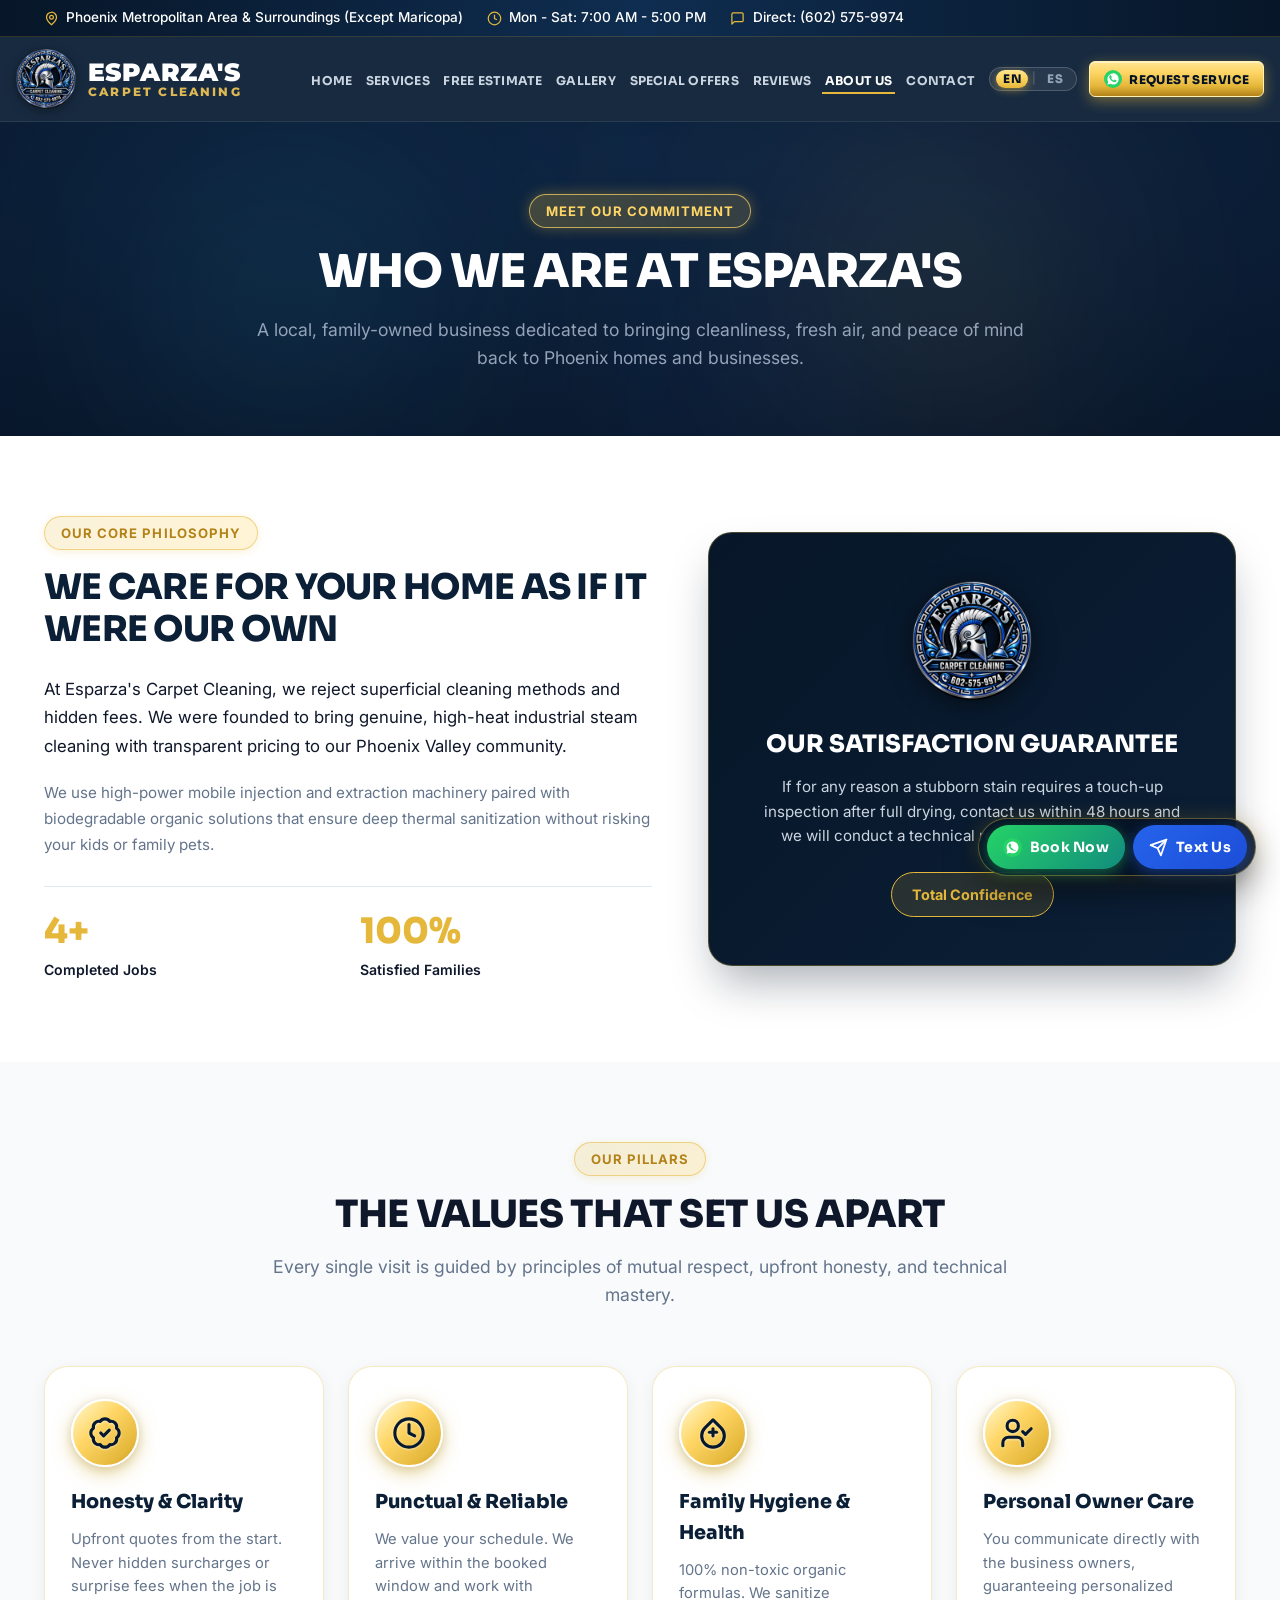
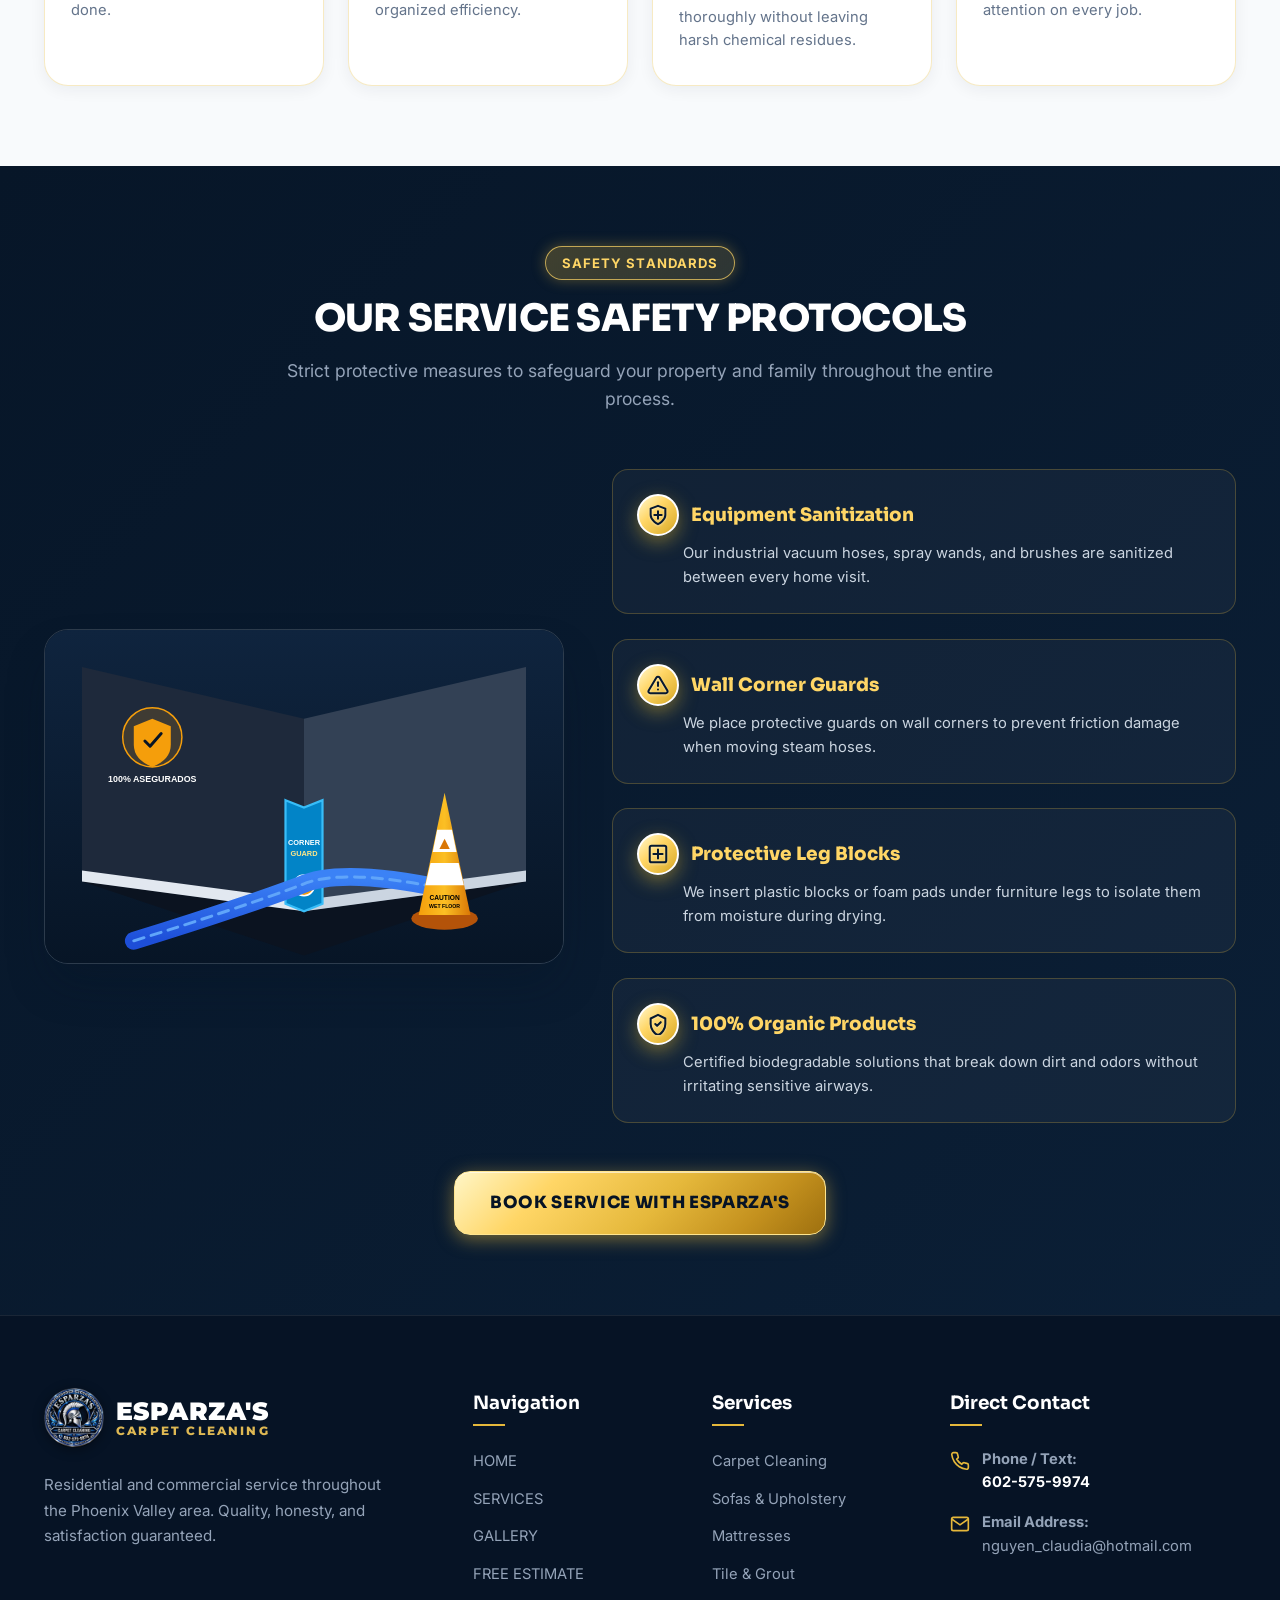
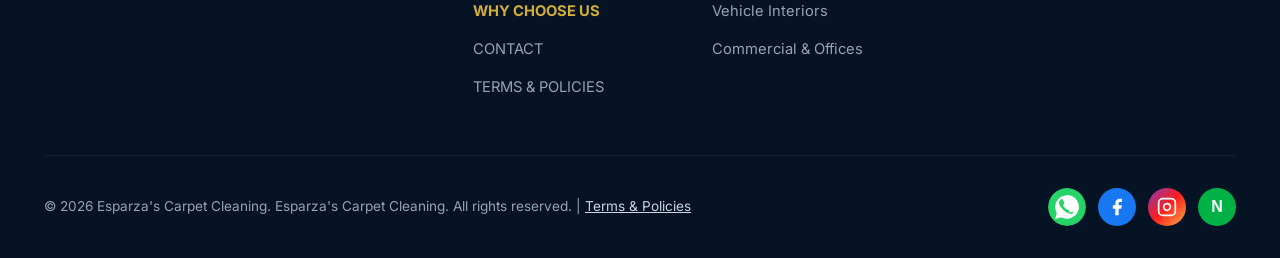
<file: nosotros.html>
<!DOCTYPE html>
<html lang="en">
<head>
  <meta charset="UTF-8">
  <meta name="viewport" content="width=device-width, initial-scale=1.0">
  <title>About Us &amp; Quality Commitment | Esparza's Carpet Cleaning</title>
  <meta name="description" content="Meet the family behind Esparza's Carpet Cleaning in Phoenix, AZ. Over 4 years of experience, owner-operated, corner guards and 100% insured.">
  <link rel="stylesheet" href="css/styles.css">
  <link rel="stylesheet" href="css/components.css">
  <link rel="icon" type="image/png" href="assets/images/logo-spartan.png">
</head>
<body>

  <!-- Top Notice Bar -->
  <div class="top-notice-bar">
    <div class="container">
      <div class="top-notice-info">
        <span class="top-notice-item">
          <svg width="15" height="15" viewBox="0 0 24 24" fill="none" stroke="currentColor" stroke-width="2"><path d="M12 2a8 8 0 0 0-8 8c0 5.25 8 12 8 12s8-6.75 8-12a8 8 0 0 0-8-8z"/><circle cx="12" cy="10" r="3"/></svg>
          <span data-i18n="top_area">Phoenix Metropolitan Area &amp; Surroundings (Except Maricopa)</span>
        </span>
        <span class="top-notice-item">
          <svg width="15" height="15" viewBox="0 0 24 24" fill="none" stroke="currentColor" stroke-width="2"><circle cx="12" cy="12" r="10"/><polyline points="12 6 12 12 16 14"/></svg>
          <span data-i18n="top_hours">Mon - Sat: 7:00 AM - 5:00 PM</span>
        </span>
        <span class="top-notice-item">
          <svg width="15" height="15" viewBox="0 0 24 24" fill="none" stroke="currentColor" stroke-width="2" stroke-linecap="round" stroke-linejoin="round"><path d="M21 15a2 2 0 0 1-2 2H7l-4 4V5a2 2 0 0 1 2-2h14a2 2 0 0 1 2 2z"/></svg>
          <span data-i18n="top_direct">Direct / SMS: (602) 575-9974</span>
        </span>
      </div>
    </div>
  </div>

  <!-- Header -->
  <header class="site-header">
    <div class="container header-inner">
      <a href="index.html" class="brand-logo" title="Esparza's Carpet Cleaning">
        <img src="assets/images/logo-spartan.png" alt="Esparza's Carpet Cleaning Logo" width="60" height="60" data-i18n-alt="logo_main_alt">
        <div class="logo-text-group">
          <span class="logo-main-text">ESPARZA'S</span>
          <span class="logo-sub-text">CARPET CLEANING</span>
        </div>
      </a>

      <nav class="main-nav">
        <ul class="nav-links">
          <li><a href="index.html" class="nav-link" data-i18n="nav_inicio">HOME</a></li>
          <li><a href="servicios.html" class="nav-link" data-i18n="nav_servicios">SERVICES</a></li>
          <li><a href="index.html#tarifas" class="nav-link" data-i18n="nav_tarifas">FREE ESTIMATE</a></li>
          <li><a href="galeria.html" class="nav-link" data-i18n="nav_galeria">GALLERY</a></li>
          <li><a href="index.html#promociones" class="nav-link" data-i18n="nav_promociones">SPECIAL OFFERS</a></li>
          <li><a href="index.html#comentarios" class="nav-link" data-i18n="nav_resenas">REVIEWS</a></li>
          <li><a href="nosotros.html" class="nav-link active" data-i18n="nav_nosotros">ABOUT US</a></li>
          <li><a href="contacto.html" class="nav-link" data-i18n="nav_contacto">CONTACT</a></li>
        </ul>

        <!-- Language Switcher (Desktop) -->
        <div class="lang-switch-container">
          <button type="button" class="lang-btn active" data-lang="en">EN</button>
          <span class="lang-separator">|</span>
          <button type="button" class="lang-btn" data-lang="es">ES</button>
        </div>

        <a href="solicitud.html" class="btn-nav-gold">
          <svg width="20" height="20" viewBox="0 0 24 24" fill="none" style="flex-shrink: 0;"><circle cx="12" cy="12" r="12" fill="#25D366"/><path d="M12.04 4.5c-4.14 0-7.5 3.36-7.5 7.5 0 1.33.35 2.62 1.01 3.75L4.5 19.5l3.86-1.01c1.1.6 2.34.91 3.68.91 4.14 0 7.5-3.36 7.5-7.5s-3.36-7.5-7.5-7.5zm4.45 10.63c-.19.53-1.09 1.01-1.54 1.07-.39.06-.9.08-1.46-.1-.34-.11-.79-.26-1.37-.51-2.43-1.05-4-3.52-4.12-3.68-.12-.16-.99-1.32-.99-2.51 0-1.19.63-1.78.85-2.02.22-.24.48-.3.64-.3.16 0 .32 0 .46.01.15.01.35-.06.55.42.21.49.71 1.74.77 1.87.06.13.1.28.02.44-.08.16-.12.26-.24.4-.12.14-.26.31-.37.42-.12.12-.25.25-.11.49.14.24.62 1.02 1.33 1.65.91.81 1.68 1.06 1.92 1.18.24.12.38.1.52-.06.14-.16.6-.7.76-.94.16-.24.32-.2.53-.12.21.08 1.33.63 1.56.74.23.12.38.18.44.27.06.1.06.57-.13 1.1z" fill="#FFFFFF"/></svg>
          <span data-i18n="nav_cta">REQUEST SERVICE</span>
        </a>
      </nav>

      <button class="mobile-toggle-btn" aria-label="Mobile Navigation Menu" data-i18n-aria="nav_menu_aria">
        <svg width="26" height="26" viewBox="0 0 24 24" fill="none" stroke="currentColor" stroke-width="2.5"><path d="M4 6h16M4 12h16M4 18h16"/></svg>
      </button>
    </div>
  </header>

  <!-- Mobile Drawer -->
  <div class="mobile-menu-drawer">
    <!-- Language Switcher (Mobile Drawer) -->
    <div style="display: flex; justify-content: center; margin-bottom: 1.5rem;">
      <div class="lang-switch-container">
        <button type="button" class="lang-btn active" data-lang="en">EN</button>
        <span class="lang-separator">|</span>
        <button type="button" class="lang-btn" data-lang="es">ES</button>
      </div>
    </div>

    <ul class="mobile-nav-links">
      <li><a href="index.html" class="nav-link" data-i18n="nav_inicio">HOME</a></li>
      <li><a href="servicios.html" class="nav-link" data-i18n="nav_servicios">SERVICES</a></li>
      <li><a href="index.html#tarifas" class="nav-link" data-i18n="nav_tarifas">FREE ESTIMATE</a></li>
      <li><a href="galeria.html" class="nav-link" data-i18n="nav_galeria">GALLERY</a></li>
      <li><a href="index.html#promociones" class="nav-link" data-i18n="nav_promociones">SPECIAL OFFERS</a></li>
      <li><a href="index.html#comentarios" class="nav-link" data-i18n="nav_resenas">REVIEWS</a></li>
      <li><a href="nosotros.html" class="nav-link active" data-i18n="nav_nosotros">ABOUT US</a></li>
      <li><a href="contacto.html" class="nav-link" data-i18n="nav_contacto">CONTACT</a></li>
    </ul>
    <div style="margin-top: 1.5rem; display: flex; flex-direction: column; gap: 1rem;">
      <a href="solicitud.html" class="btn-nav-gold" style="width: 100%; justify-content: center;">
        <svg width="20" height="20" viewBox="0 0 24 24" fill="none" style="flex-shrink: 0;"><circle cx="12" cy="12" r="12" fill="#25D366"/><path d="M12.04 4.5c-4.14 0-7.5 3.36-7.5 7.5 0 1.33.35 2.62 1.01 3.75L4.5 19.5l3.86-1.01c1.1.6 2.34.91 3.68.91 4.14 0 7.5-3.36 7.5-7.5s-3.36-7.5-7.5-7.5zm4.45 10.63c-.19.53-1.09 1.01-1.54 1.07-.39.06-.9.08-1.46-.1-.34-.11-.79-.26-1.37-.51-2.43-1.05-4-3.52-4.12-3.68-.12-.16-.99-1.32-.99-2.51 0-1.19.63-1.78.85-2.02.22-.24.48-.3.64-.3.16 0 .32 0 .46.01.15.01.35-.06.55.42.21.49.71 1.74.77 1.87.06.13.1.28.02.44-.08.16-.12.26-.24.4-.12.14-.26.31-.37.42-.12.12-.25.25-.11.49.14.24.62 1.02 1.33 1.65.91.81 1.68 1.06 1.92 1.18.24.12.38.1.52-.06.14-.16.6-.7.76-.94.16-.24.32-.2.53-.12.21.08 1.33.63 1.56.74.23.12.38.18.44.27.06.1.06.57-.13 1.1z" fill="#FFFFFF"/></svg>
        <span data-i18n="nav_cta">REQUEST SERVICE</span>
      </a>
      <a href="tel:6025759974" class="btn btn-secondary" style="width: 100%; justify-content: center;" data-i18n="nav_call">Call: (602) 575-9974</a>
    </div>
  </div>

  <main>
    <!-- PAGE HERO -->
    <section class="section-dark" style="position: relative; overflow: hidden; padding: 4.5rem 0 4rem 0; background: radial-gradient(120% 120% at 50% 10%, #0c2340 0%, #061325 100%);">
      <!-- Ambient Glow Orbs -->
      <div class="ambient-glow-orb orb-amber" style="top: -60px; right: 10%; width: 420px; height: 420px;"></div>
      <div class="ambient-glow-orb orb-azure" style="bottom: -80px; left: 5%; width: 440px; height: 440px;"></div>
      <div class="ambient-glow-orb orb-navy" style="top: 35%; left: 45%; width: 340px; height: 340px;"></div>

      <div class="container" style="text-align: center; position: relative; z-index: 2;">
        <span class="section-badge gold reveal-on-scroll" data-i18n="abt_hero_badge">Family-Owned in Phoenix, AZ</span>
        <h1 class="section-title reveal-on-scroll stagger-1" style="font-size: 2.9rem;" data-i18n="abt_hero_title">OUR STORY &amp; <span class="highlight">COMMITMENT</span></h1>
        <p class="section-subtitle reveal-on-scroll stagger-2" style="max-width: 780px; margin: 0 auto;" data-i18n="abt_hero_sub">
          Founded by a husband and wife team dedicated to precision and high standards. Over 4 years transforming homes and businesses throughout the Valley of the Sun.
        </p>
      </div>
    </section>

    <!-- HISTORIA Y FILOSOFÍA CENTRAL -->
    <section class="section section-white">
      <div class="container">
        <div class="about-philosophy-grid">
          <div class="reveal-on-scroll">
            <span class="section-badge gold" data-i18n="abt_philo_badge">Our Philosophy</span>
            <h2 class="section-title" style="font-size: 2.2rem; margin-bottom: 1.5rem; color: var(--color-primary);" data-i18n="abt_philo_title">
              “We know firsthand what it feels like to pay for poor service and be left disappointed.”
            </h2>
            <p style="font-size: 1.05rem; color: var(--color-text-dark); line-height: 1.7; margin-bottom: 1.25rem;" data-i18n="abt_philo_p1">
              That personal frustration was the driving force behind <strong>Esparza’s Carpet Cleaning</strong>. We set out to build a company where our word has value, where there are no hidden fees or surprise surcharges at your door, and where results speak for themselves.
            </p>
            <p style="font-size: 0.95rem; color: var(--color-text-muted); line-height: 1.7; margin-bottom: 1.75rem;" data-i18n="abt_philo_p2">
              As an owner-operated business, we personally supervise and perform every job. We do not dispatch untrained workers or rush the process: we take the time needed to treat every tough stain and ensure your carpet, couch, or mattress looks its best.
            </p>

            <div style="display: grid; grid-template-columns: 1fr 1fr; gap: 1.5rem; padding-top: 1rem; border-top: 1px solid var(--color-border-light);">
              <div>
                <div style="font-family: var(--font-heading); font-size: 2.2rem; font-weight: 800; color: var(--color-accent);">4+</div>
                <div style="font-size: 0.88rem; font-weight: 600; color: var(--color-text-dark);" data-i18n="abt_stat1_lbl">Years of Experience in Phoenix</div>
              </div>
              <div>
                <div style="font-family: var(--font-heading); font-size: 2.2rem; font-weight: 800; color: var(--color-accent);">100%</div>
                <div style="font-size: 0.88rem; font-weight: 600; color: var(--color-text-dark);" data-i18n="abt_stat2_lbl">100% Insured &amp; Owner-Operated</div>
              </div>
            </div>
          </div>

          <!-- Graphic / Trust Card -->
          <div class="reveal-on-scroll stagger-2" style="background: linear-gradient(135deg, #071628 0%, #0B1F36 100%); border-radius: var(--radius-lg); padding: 3rem; color: #FFFFFF; border: 1px solid rgba(212, 175, 55, 0.3); box-shadow: var(--shadow-xl); text-align: center; transition: transform var(--transition-normal);">
            <img src="assets/images/logo-spartan.png" alt="Esparza's Carpet Cleaning Seal" width="120" height="120" style="margin: 0 auto 1.5rem auto; object-fit: contain; filter: drop-shadow(0 4px 12px rgba(0,0,0,0.5));" data-i18n-alt="logo_seal_alt">
            <h3 style="font-family: var(--font-heading); font-size: 1.5rem; font-weight: 800; margin-bottom: 0.75rem; color: #FFFFFF;" data-i18n="abt_guar_title">Esparza's Satisfaction Guarantee</h3>
            <p style="color: #CBD5E1; font-size: 0.95rem; line-height: 1.6; margin-bottom: 1.5rem;" data-i18n="abt_guar_desc">
              What matters most to us isn't simply billing a job, but earning a lifelong client who gladly recommends us to family and friends.
            </p>
            <div style="display: inline-flex; align-items: center; gap: 0.5rem; background: rgba(212, 175, 55, 0.15); border: 1px solid var(--color-accent); padding: 0.6rem 1.25rem; border-radius: var(--radius-full); font-weight: 700; color: var(--color-accent); font-size: 0.9rem;" data-i18n="abt_guar_badge">
              ✓ Direct Dealings With The Owners
            </div>
          </div>
        </div>
      </div>
    </section>

    <!-- LOS 4 VALORES FUNDAMENTALES -->
    <section class="section section-light">
      <div class="container">
        <div class="section-header reveal-on-scroll">
          <span class="section-badge gold" data-i18n="abt_val_badge">Our Work Ethic</span>
          <h2 class="section-title" data-i18n="abt_val_title">THE 4 CORE VALUES THAT <span class="highlight">GUIDE US</span></h2>
          <p class="section-subtitle" data-i18n="abt_val_sub">Every visit to your home is founded on non-negotiable principles of respect and excellence.</p>
        </div>

        <div class="about-values-grid">
          <!-- Valor 1: Honesty & Clarity -->
          <div class="about-value-card reveal-on-scroll stagger-1">
            <div class="gold-medallion-icon lg" style="margin-bottom: 1.25rem;" title="Honesty & Clarity">
              <svg width="28" height="28" viewBox="0 0 24 24" fill="none" stroke="currentColor" stroke-width="2.2" stroke-linecap="round" stroke-linejoin="round">
                <path d="M3.85 8.62a4 4 0 0 1 4.78-4.77 4 4 0 0 1 6.74 0 4 4 0 0 1 4.78 4.78 4 4 0 0 1 0 6.74 4 4 0 0 1-4.77 4.78 4 4 0 0 1-6.75 0 4 4 0 0 1-4.78-4.77 4 4 0 0 1 0-6.76Z"/>
                <path d="m9 12 2 2 4-4"/>
              </svg>
            </div>
            <h3 style="font-family: var(--font-heading); font-weight: 800; font-size: 1.2rem; margin-bottom: 0.65rem; color: var(--color-primary);" data-i18n="abt_v1_title">Honesty &amp; Clarity</h3>
            <p style="font-size: 0.92rem; color: var(--color-text-muted); line-height: 1.6;" data-i18n="abt_v1_desc">
              Upfront quotes from the start. Never hidden surcharges or surprise fees when the job is done.
            </p>
          </div>

          <!-- Valor 2: Punctual & Reliable -->
          <div class="about-value-card reveal-on-scroll stagger-2">
            <div class="gold-medallion-icon lg" style="margin-bottom: 1.25rem;" title="Punctual & Reliable">
              <svg width="28" height="28" viewBox="0 0 24 24" fill="none" stroke="currentColor" stroke-width="2.2" stroke-linecap="round" stroke-linejoin="round">
                <circle cx="12" cy="12" r="10"/>
                <polyline points="12 6 12 12 16 14"/>
              </svg>
            </div>
            <h3 style="font-family: var(--font-heading); font-weight: 800; font-size: 1.2rem; margin-bottom: 0.65rem; color: var(--color-primary);" data-i18n="abt_v2_title">Punctual &amp; Reliable</h3>
            <p style="font-size: 0.92rem; color: var(--color-text-muted); line-height: 1.6;" data-i18n="abt_v2_desc">
              We value your schedule. We arrive within the booked window and work with organized efficiency.
            </p>
          </div>

          <!-- Valor 3: Family Hygiene & Health -->
          <div class="about-value-card reveal-on-scroll stagger-3">
            <div class="gold-medallion-icon lg" style="margin-bottom: 1.25rem;" title="Family Hygiene & Health">
              <svg width="28" height="28" viewBox="0 0 24 24" fill="none" stroke="currentColor" stroke-width="2.2" stroke-linecap="round" stroke-linejoin="round">
                <path d="M12 2.69l5.66 5.66a8 8 0 1 1-11.31 0z"/>
                <path d="M12 9v5"/>
                <path d="M9.5 11.5h5"/>
              </svg>
            </div>
            <h3 style="font-family: var(--font-heading); font-weight: 800; font-size: 1.2rem; margin-bottom: 0.65rem; color: var(--color-primary);" data-i18n="abt_v3_title">Family Hygiene &amp; Health</h3>
            <p style="font-size: 0.92rem; color: var(--color-text-muted); line-height: 1.6;" data-i18n="abt_v3_desc">
              100% non-toxic organic formulas. We sanitize thoroughly without leaving harsh chemical residues.
            </p>
          </div>

          <!-- Valor 4: Personal Owner Care -->
          <div class="about-value-card reveal-on-scroll stagger-4">
            <div class="gold-medallion-icon lg" style="margin-bottom: 1.25rem;" title="Personal Owner Care">
              <svg width="28" height="28" viewBox="0 0 24 24" fill="none" stroke="currentColor" stroke-width="2.2" stroke-linecap="round" stroke-linejoin="round">
                <path d="M16 21v-2a4 4 0 0 0-4-4H6a4 4 0 0 0-4 4v2"/>
                <circle cx="9" cy="7" r="4"/>
                <polyline points="16 11 18 13 22 9"/>
              </svg>
            </div>
            <h3 style="font-family: var(--font-heading); font-weight: 800; font-size: 1.2rem; margin-bottom: 0.65rem; color: var(--color-primary);" data-i18n="abt_v4_title">Personal Owner Care</h3>
            <p style="font-size: 0.92rem; color: var(--color-text-muted); line-height: 1.6;" data-i18n="abt_v4_desc">
              You communicate directly with the business owners, guaranteeing personalized attention on every job.
            </p>
          </div>
        </div>
      </div>
    </section>

    <!-- MEDIDAS DE SEGURIDAD Y CUIDADO DEL HOGAR (CORNER GUARDS, SEÑALAMIENTOS, ETC.) -->
    <section class="section section-dark" style="background: linear-gradient(135deg, #071628 0%, #0B1F36 100%);">
      <div class="container">
        <div class="section-header reveal-on-scroll">
          <span class="section-badge gold" data-i18n="abt_safe_badge">Protection Protocols</span>
          <h2 class="section-title" data-i18n="abt_safe_title">WE CARE FOR YOUR HOME AS IF IT WERE <span class="highlight">OUR OWN</span></h2>
          <p class="section-subtitle" data-i18n="abt_safe_sub">
            Many clients fear walls being scratched or decor damaged by careless contractors. At Esparza's, we use active safety measures that ordinary cleaners overlook.
          </p>
        </div>

        <div class="about-safety-grid">
          <div class="reveal-on-scroll">
            <img src="assets/images/safety-protection.svg" alt="Corner guards and safety warning signs" style="border-radius: var(--radius-lg); box-shadow: var(--shadow-xl); width: 100%; border: 1px solid rgba(255, 255, 255, 0.15);" data-i18n-alt="img_safety_alt">
          </div>

          <div style="display: flex; flex-direction: column; gap: 1.5rem;">
            <!-- Medida 1 -->
            <div class="reveal-on-scroll stagger-1" style="background: rgba(255, 255, 255, 0.04); border: 1.5px solid rgba(229, 184, 59, 0.25); padding: 1.5rem; border-radius: var(--radius-md); transition: transform var(--transition-normal), border-color var(--transition-normal);">
              <div style="display: flex; align-items: center; gap: 0.75rem; margin-bottom: 0.4rem;">
                <div class="gold-medallion-icon sm" title="Corner Guards">
                  <svg width="18" height="18" viewBox="0 0 24 24" fill="none" stroke="currentColor" stroke-width="2" stroke-linecap="round" stroke-linejoin="round">
                    <path d="M12 22s8-4 8-10V5l-8-3-8 3v7c0 6 8 10 8 10z"/>
                    <path d="M12 8v8m-4-4h8"/>
                  </svg>
                </div>
                <h4 style="font-family: var(--font-heading); font-size: 1.15rem; font-weight: 800; color: #FFD666; margin: 0;" data-i18n="abt_s1_title">
                  1. Wall Corner Guards
                </h4>
              </div>
              <p style="font-size: 0.92rem; color: #CBD5E1; line-height: 1.6; margin-left: 2.85rem;" data-i18n="abt_s1_desc">
                Steam extraction hoses are heavy and rigid. To prevent rubbing against fresh wall paint or chipping baseboards, we place specialized corner guards with smooth rollers at every hallway turn and doorway.
              </p>
            </div>

            <!-- Medida 2 -->
            <div class="reveal-on-scroll stagger-2" style="background: rgba(255, 255, 255, 0.04); border: 1.5px solid rgba(229, 184, 59, 0.25); padding: 1.5rem; border-radius: var(--radius-md); transition: transform var(--transition-normal), border-color var(--transition-normal);">
              <div style="display: flex; align-items: center; gap: 0.75rem; margin-bottom: 0.4rem;">
                <div class="gold-medallion-icon sm" title="Caution Signs">
                  <svg width="18" height="18" viewBox="0 0 24 24" fill="none" stroke="currentColor" stroke-width="2" stroke-linecap="round" stroke-linejoin="round">
                    <path d="M10.29 3.86L1.82 18a2 2 0 0 0 1.71 3h16.94a2 2 0 0 0 1.71-3L13.71 3.86a2 2 0 0 0-3.42 0z"/>
                    <line x1="12" y1="9" x2="12" y2="13"/>
                    <line x1="12" y1="17" x2="12.01" y2="17"/>
                  </svg>
                </div>
                <h4 style="font-family: var(--font-heading); font-size: 1.15rem; font-weight: 800; color: #FFD666; margin: 0;" data-i18n="abt_s2_title">
                  2. Caution Cones (Slippery Floor Warning)
                </h4>
              </div>
              <p style="font-size: 0.92rem; color: #CBD5E1; line-height: 1.6; margin-left: 2.85rem;" data-i18n="abt_s2_desc">
                Stepping from freshly cleaned, damp carpet onto tile or wood floors can cause shoe soles to slip. We set up bright yellow caution signs to keep children and seniors safe.
              </p>
            </div>

            <!-- Medida 3 -->
            <div class="reveal-on-scroll stagger-3" style="background: rgba(255, 255, 255, 0.04); border: 1.5px solid rgba(229, 184, 59, 0.25); padding: 1.5rem; border-radius: var(--radius-md); transition: transform var(--transition-normal), border-color var(--transition-normal);">
              <div style="display: flex; align-items: center; gap: 0.75rem; margin-bottom: 0.4rem;">
                <div class="gold-medallion-icon sm" title="Furniture Care">
                  <svg width="18" height="18" viewBox="0 0 24 24" fill="none" stroke="currentColor" stroke-width="2" stroke-linecap="round" stroke-linejoin="round">
                    <rect x="3" y="3" width="18" height="18" rx="2" fill="rgba(255,214,102,0.15)"/>
                    <path d="M7 12h10M12 7v10"/>
                  </svg>
                </div>
                <h4 style="font-family: var(--font-heading); font-size: 1.15rem; font-weight: 800; color: #FFD666; margin: 0;" data-i18n="abt_s3_title">
                  3. Respect for Furniture &amp; Valuables
                </h4>
              </div>
              <p style="font-size: 0.92rem; color: #CBD5E1; line-height: 1.6; margin-left: 2.85rem;" data-i18n="abt_s3_desc">
                We place plastic pads or protective foam blocks under the legs of heavy wooden furniture to prevent wood stains from bleeding onto damp carpet while it dries. We treat every item with utmost care.
              </p>
            </div>

            <!-- Medida 4 -->
            <div class="reveal-on-scroll stagger-4" style="background: rgba(255, 255, 255, 0.04); border: 1.5px solid rgba(229, 184, 59, 0.25); padding: 1.5rem; border-radius: var(--radius-md); transition: transform var(--transition-normal), border-color var(--transition-normal);">
              <div style="display: flex; align-items: center; gap: 0.75rem; margin-bottom: 0.4rem;">
                <div class="gold-medallion-icon sm" title="Full Insurance">
                  <svg width="18" height="18" viewBox="0 0 24 24" fill="none" stroke="currentColor" stroke-width="2" stroke-linecap="round" stroke-linejoin="round">
                    <path d="M12 2l8 4v6c0 5.5-3.8 10.7-8 12-4.2-1.3-8-6.5-8-12V6l8-4z" fill="rgba(255,214,102,0.15)"/>
                    <polyline points="9 12 11 14 15 10"/>
                  </svg>
                </div>
                <h4 style="font-family: var(--font-heading); font-size: 1.15rem; font-weight: 800; color: #FFD666; margin: 0;" data-i18n="abt_s4_title">
                  4. Full Commercial Liability Insurance
                </h4>
              </div>
              <p style="font-size: 0.92rem; color: #CBD5E1; line-height: 1.6; margin-left: 2.85rem;" data-i18n="abt_s4_desc">
                Your property is 100% protected. We maintain active commercial and residential general liability insurance for your peace of mind.
              </p>
            </div>
          </div>
        </div>

        <div class="reveal-on-scroll stagger-2" style="text-align: center; margin-top: 3rem;">
          <a href="solicitud.html" class="btn btn-primary btn-lg" data-i18n="abt_cta_btn">Request a Free Quote</a>
        </div>
      </div>
    </section>
  </main>

  <!-- FOOTER -->
  <footer class="site-footer">
    <div class="container">
      <div class="footer-grid">
        <div class="footer-brand">
          <a href="index.html" class="brand-logo" style="display: inline-flex; align-items: center; gap: 0.75rem; text-decoration: none;">
            <img src="assets/images/logo-spartan.png" alt="Esparza's Logo" width="38" height="38" style="width: 38px; height: 38px; object-fit: contain;" data-i18n-alt="logo_footer_alt">
            <div class="logo-text-group">
              <span class="logo-main-text" style="font-family: 'Montserrat', var(--font-heading); font-size: 1.3rem; font-weight: 900; color: #FFFFFF; line-height: 1.05; text-transform: uppercase;">ESPARZA'S</span>
              <span class="logo-sub-text" style="font-size: 0.72rem; font-weight: 800; color: #DEB853; text-transform: uppercase; letter-spacing: 0.18em;">CARPET CLEANING</span>
            </div>
          </a>
          <p data-i18n="footer_brand_desc">
            Deep steam injection and extraction specialists in Phoenix, AZ. Residential and commercial cleaning with eco-friendly products safe for your entire family.
          </p>
        </div>

        <div>
          <h4 class="footer-col-title" data-i18n="footer_nav_title">Navigation</h4>
          <ul class="footer-nav-list">
            <li><a href="index.html" data-i18n="nav_home">Home</a></li>
            <li><a href="servicios.html" data-i18n="nav_services">Our Services</a></li>
            <li><a href="galeria.html" data-i18n="nav_gallery">Before &amp; After Gallery</a></li>
            <li><a href="solicitud.html" data-i18n="nav_quote">Request Service</a></li>
            <li><a href="nosotros.html" style="color: #D4AF37; font-weight: 700;" data-i18n="nav_why">Why Esparza's?</a></li>
            <li><a href="contacto.html" data-i18n="nav_contact">Contact &amp; Coverage</a></li>
            <li><a href="terminos.html" data-i18n="nav_terms">Terms &amp; Policies</a></li>
          </ul>
        </div>

        <div>
          <h4 class="footer-col-title" data-i18n="footer_services_title">Services</h4>
          <ul class="footer-nav-list">
            <li><a href="servicios.html#alfombras" data-i18n="footer_srv_carpet">Carpet Cleaning</a></li>
            <li><a href="servicios.html#sofas" data-i18n="footer_srv_sofas">Couches &amp; Sofas</a></li>
            <li><a href="servicios.html#colchones" data-i18n="footer_srv_mattress">Mattresses</a></li>
            <li><a href="servicios.html#pisos" data-i18n="footer_srv_tile">Tile &amp; Grout</a></li>
            <li><a href="servicios.html#vehiculos" data-i18n="footer_srv_cars">Auto Interiors</a></li>
            <li><a href="servicios.html#comercial" data-i18n="footer_srv_comm">Commercial &amp; Airbnb</a></li>
          </ul>
        </div>

        <div>
          <h4 class="footer-col-title" data-i18n="footer_contact_title">Contact</h4>
          <ul class="footer-contact-list">
            <li class="footer-contact-item">
              <svg width="20" height="20" viewBox="0 0 24 24" fill="none" stroke="currentColor" stroke-width="2"><path d="M22 16.92v3a2 2 0 0 1-2.18 2 19.79 19.79 0 0 1-8.63-3.07 19.5 19.5 0 0 1-6-6 19.79 19.79 0 0 1-3.07-8.67A2 2 0 0 1 4.11 2h3a2 2 0 0 1 2 1.72 12.84 12.84 0 0 0 .7 2.81 2 2 0 0 1-.45 2.11L8.09 9.91a16 16 0 0 0 6 6l1.27-1.27a2 2 0 0 1 2.11-.45 12.84 12.84 0 0 0 2.81.7A2 2 0 0 1 22 16.92z"/></svg>
              <div>
                <strong data-i18n="footer_lbl_phone">Phone:</strong><br>
                <a href="tel:6025759974" style="color:#FFFFFF; font-weight:700;">602-575-9974</a>
              </div>
            </li>
            <li class="footer-contact-item">
              <svg width="20" height="20" viewBox="0 0 24 24" fill="none" stroke="currentColor" stroke-width="2"><path d="M4 4h16c1.1 0 2 .9 2 2v12c0 1.1-.9 2-2 2H4c-1.1 0-2-.9-2-2V6c0-1.1.9-2 2-2z"/><polyline points="22,6 12,13 2,6"/></svg>
              <div>
                <strong data-i18n="footer_lbl_email">Email:</strong><br>
                <a href="mailto:nguyen_claudia@hotmail.com">nguyen_claudia@hotmail.com</a>
              </div>
            </li>
          </ul>
        </div>
      </div>

      <div class="footer-bottom">
        <div>
          &copy; <span class="current-year">2026</span> Esparza's Carpet Cleaning. <span data-i18n="footer_rights">All rights reserved.</span> | <a href="terminos.html" style="color: #CBD5E1; text-decoration: underline;" data-i18n="footer_terms">Terms &amp; Policies</a>
        </div>
        <div class="footer-social-links" style="display: flex; gap: 0.75rem; align-items: center;">
          <a href="https://wa.me/16025759974" target="_blank" rel="noopener" class="social-icon-btn" title="WhatsApp Direct" style="display:inline-flex;align-items:center;justify-content:center;width:38px;height:38px;border-radius:50%;overflow:hidden;">
            <svg width="38" height="38" viewBox="0 0 24 24" fill="none">
              <circle cx="12" cy="12" r="12" fill="#25D366"/>
              <path d="M12.04 4.5c-4.14 0-7.5 3.36-7.5 7.5 0 1.33.35 2.62 1.01 3.75L4.5 19.5l3.86-1.01c1.1.6 2.34.91 3.68.91 4.14 0 7.5-3.36 7.5-7.5s-3.36-7.5-7.5-7.5zm4.45 10.63c-.19.53-1.09 1.01-1.54 1.07-.39.06-.9.08-1.46-.1-.34-.11-.79-.26-1.37-.51-2.43-1.05-4-3.52-4.12-3.68-.12-.16-.99-1.32-.99-2.51 0-1.19.63-1.78.85-2.02.22-.24.48-.3.64-.3.16 0 .32 0 .46.01.15.01.35-.06.55.42.21.49.71 1.74.77 1.87.06.13.1.28.02.44-.08.16-.12.26-.24.4-.12.14-.26.31-.37.42-.12.12-.25.25-.11.49.14.24.62 1.02 1.33 1.65.91.81 1.68 1.06 1.92 1.18.24.12.38.18.44.27.06.1.06.57-.13 1.1z" fill="#FFFFFF"/>
            </svg>
          </a>
          <a href="https://www.facebook.com/profile.php?id=100064240503033" target="_blank" rel="noopener" class="social-icon-btn" title="Facebook Official" style="display:inline-flex;align-items:center;justify-content:center;width:38px;height:38px;border-radius:50%;background:#1877F2;color:#FFF;">
            <svg width="20" height="20" viewBox="0 0 24 24" fill="currentColor"><path d="M18 2h-3a5 5 0 0 0-5 5v3H7v4h3v8h4v-8h3l1-4h-4V7a1 1 0 0 1 1-1h3z"/></svg>
          </a>
          <a href="https://www.instagram.com/esparzascarpetcleaning/" target="_blank" rel="noopener" class="social-icon-btn" title="Instagram Official" style="display:inline-flex;align-items:center;justify-content:center;width:38px;height:38px;border-radius:50%;background:linear-gradient(135deg, #833ab4, #fd1d1d, #fcb045);color:#FFF;">
            <svg width="20" height="20" viewBox="0 0 24 24" fill="none" stroke="currentColor" stroke-width="2"><rect x="2" y="2" width="20" height="20" rx="5"/><path d="M16 11.37A4 4 0 1 1 12.63 8 4 4 0 0 1 16 11.37z"/><line x1="17.5" y1="6.5" x2="17.51" y2="6.5"/></svg>
          </a>
          <a href="https://nextdoor.com/pages/esparzas-carpet-cleaning-phoenix-az/" target="_blank" rel="noopener" class="social-icon-btn" title="Nextdoor Phoenix" style="display:inline-flex;align-items:center;justify-content:center;width:38px;height:38px;border-radius:50%;background:#00B246;color:#FFF;font-weight:900;font-size:16px;">
            <span style="font-family:sans-serif;font-weight:900;">N</span>
          </a>
        </div>
      </div>
    </div>
  </footer>

  <!-- FLOATING STICKY CTA DOCK (WhatsApp & Direct SMS) -->
  <div class="floating-actions-dock">
    <a href="https://wa.me/16025759974?text=Hello%20Esparza's!%20I'd%20like%20to%20learn%20more%20about%20your%20services" target="_blank" rel="noopener" class="dock-btn dock-btn-schedule" title="WhatsApp">
      <svg class="dock-btn-icon" viewBox="0 0 24 24" fill="none">
        <circle cx="12" cy="12" r="12" fill="#25D366"/>
        <path d="M12.04 4.5c-4.14 0-7.5 3.36-7.5 7.5 0 1.33.35 2.62 1.01 3.75L4.5 19.5l3.86-1.01c1.1.6 2.34.91 3.68.91 4.14 0 7.5-3.36 7.5-7.5s-3.36-7.5-7.5-7.5zm4.45 10.63c-.19.53-1.09 1.01-1.54 1.07-.39.06-.9.08-1.46-.1-.34-.11-.79-.26-1.37-.51-2.43-1.05-4-3.52-4.12-3.68-.12-.16-.99-1.32-.99-2.51 0-1.19.63-1.78.85-2.02.22-.24.48-.3.64-.3.16 0 .32 0 .46.01.15.01.35-.06.55.42.21.49.71 1.74.77 1.87.06.13.1.28.02.44-.08.16-.12.26-.24.4-.12.14-.26.31-.37.42-.12.12-.25.25-.11.49.14.24.62 1.02 1.33 1.65.91.81 1.68 1.06 1.92 1.18.24.12.38.18.44.27.06.1.06.57-.13 1.1z" fill="#FFFFFF"/>
      </svg>
      <span class="dock-btn-label" data-i18n="dock_schedule">Book Now</span>
    </a>
    <a href="sms:16025759974" class="dock-btn dock-btn-call" title="Send SMS / Text Us">
      <svg class="dock-btn-icon" viewBox="0 0 24 24" fill="none" stroke="currentColor" stroke-width="2.2" stroke-linecap="round" stroke-linejoin="round">
        <line x1="22" y1="2" x2="11" y2="13"></line>
        <polygon points="22 2 15 22 11 13 2 9 22 2"></polygon>
      </svg>
      <span class="dock-btn-label" data-i18n="dock_call">Text Us</span>
    </a>
  </div>

  <script src="js/i18n.js"></script>
  <script src="js/main.js"></script>
</body>
</html>
</file>
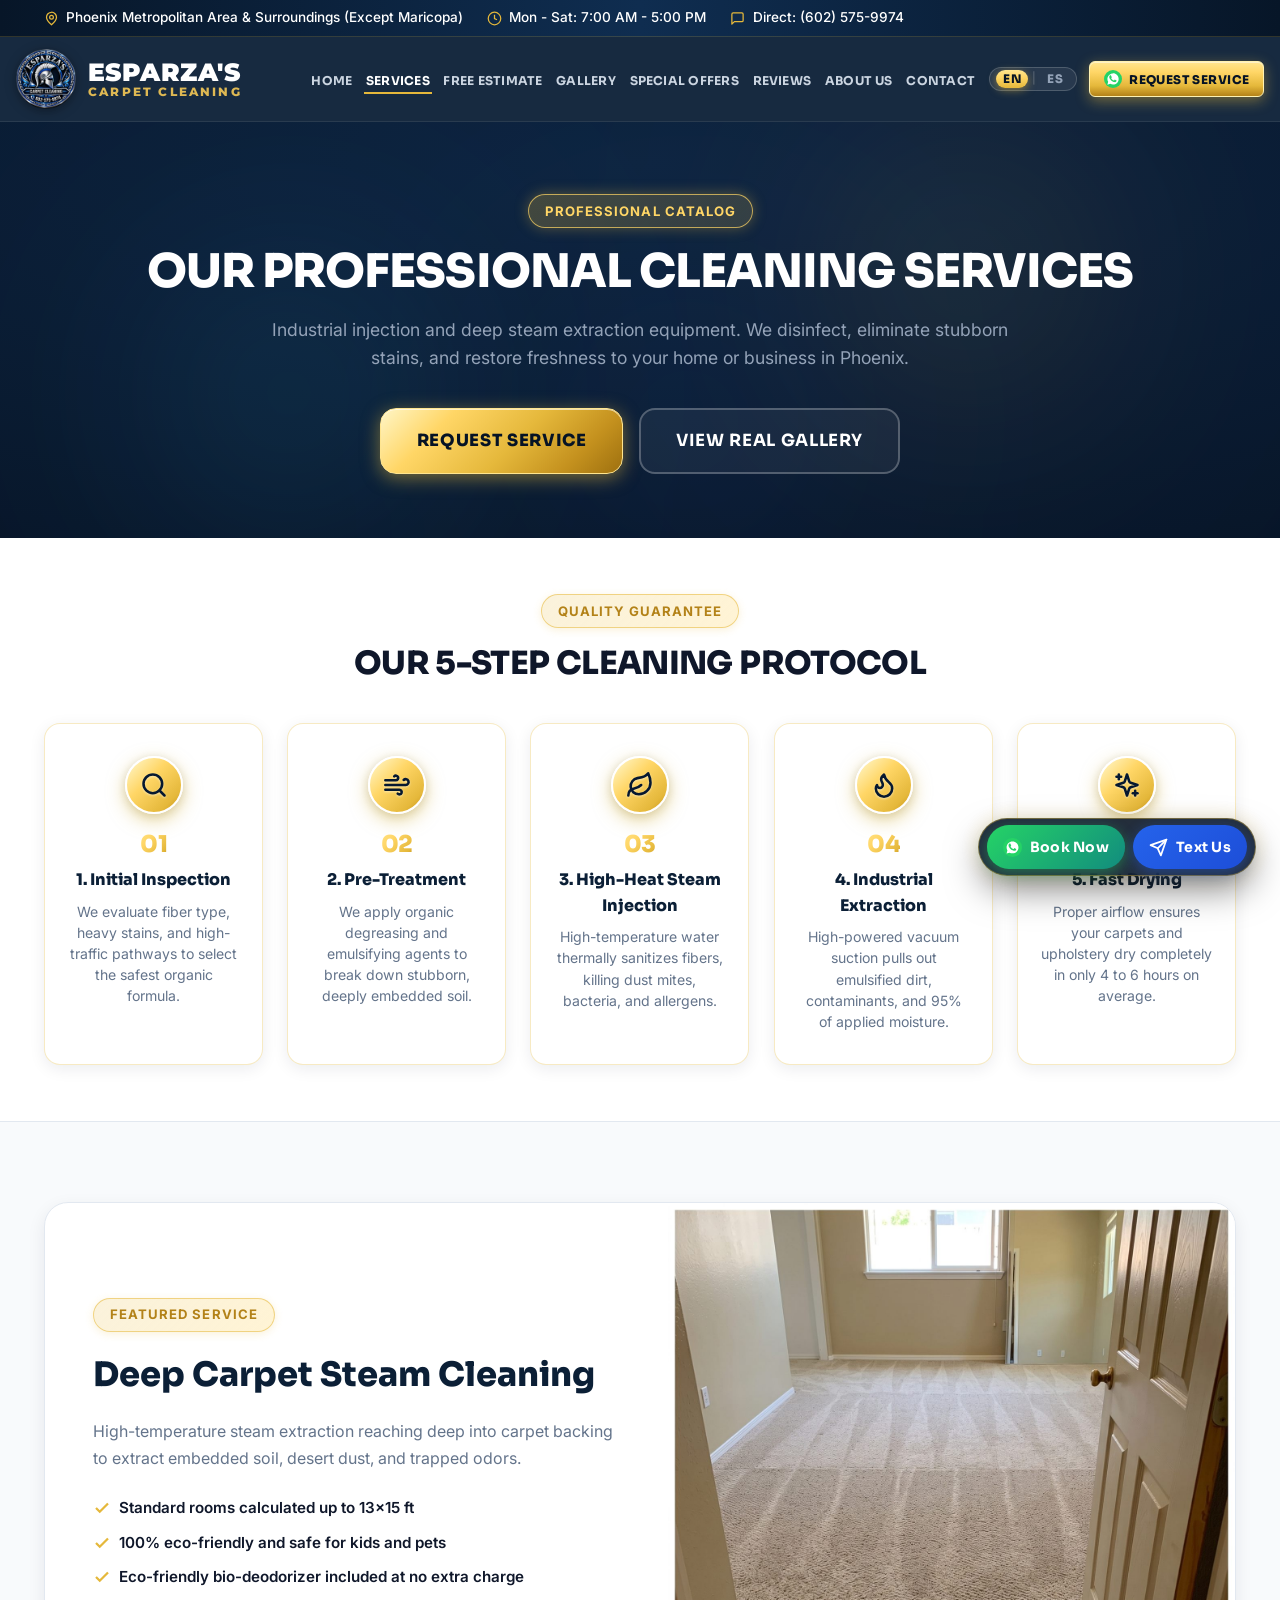
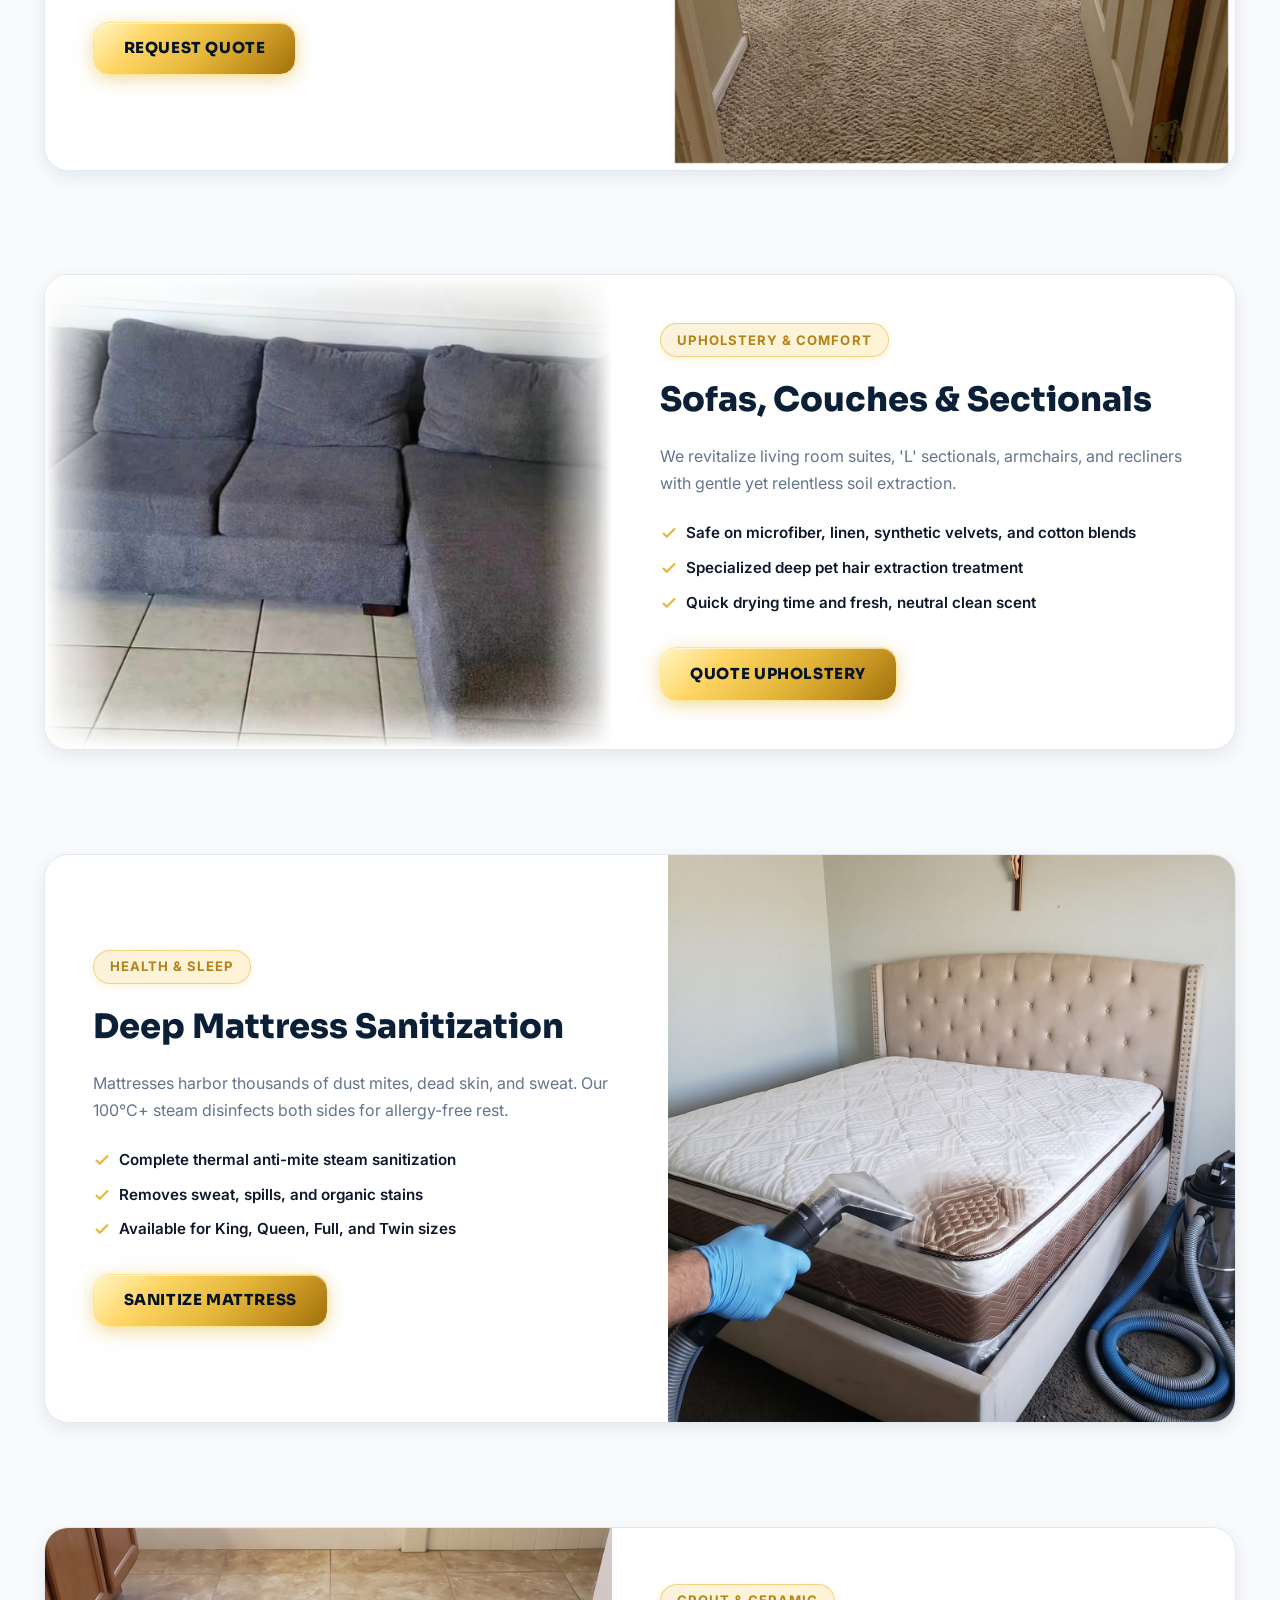
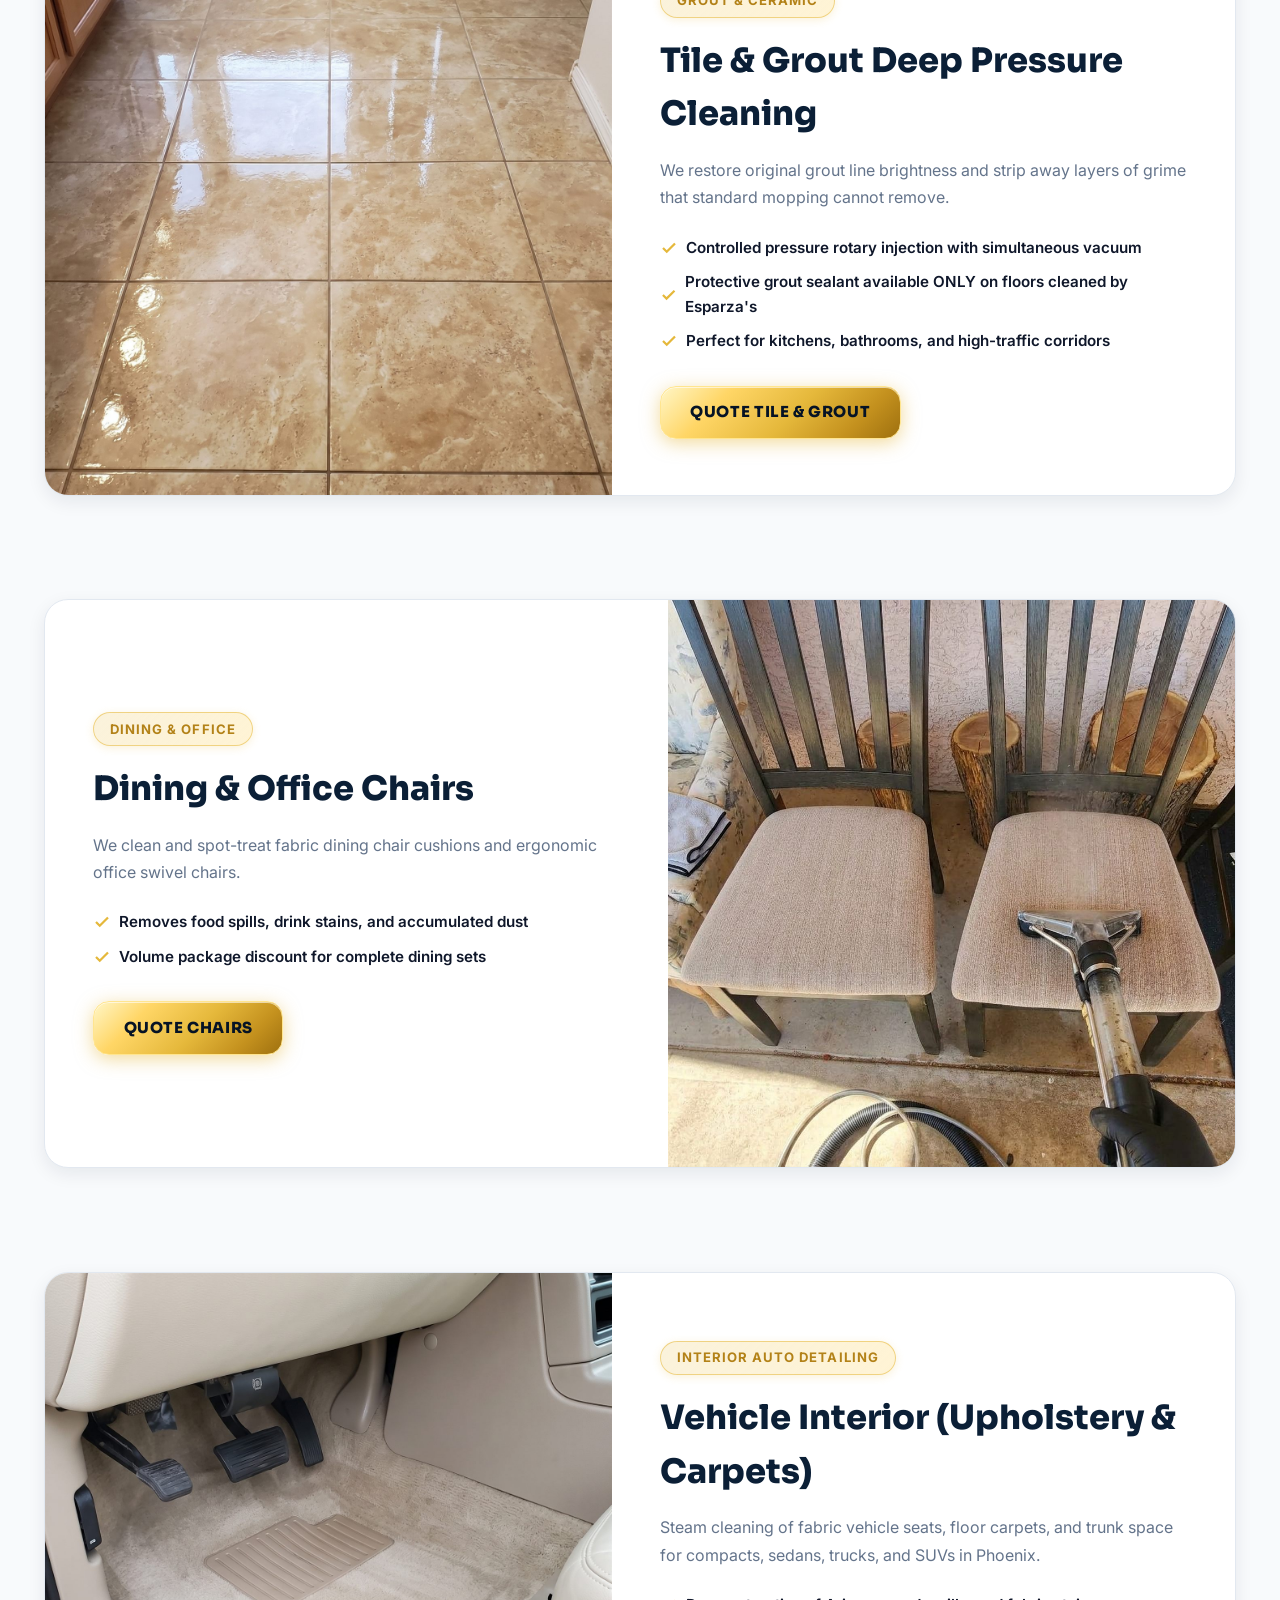
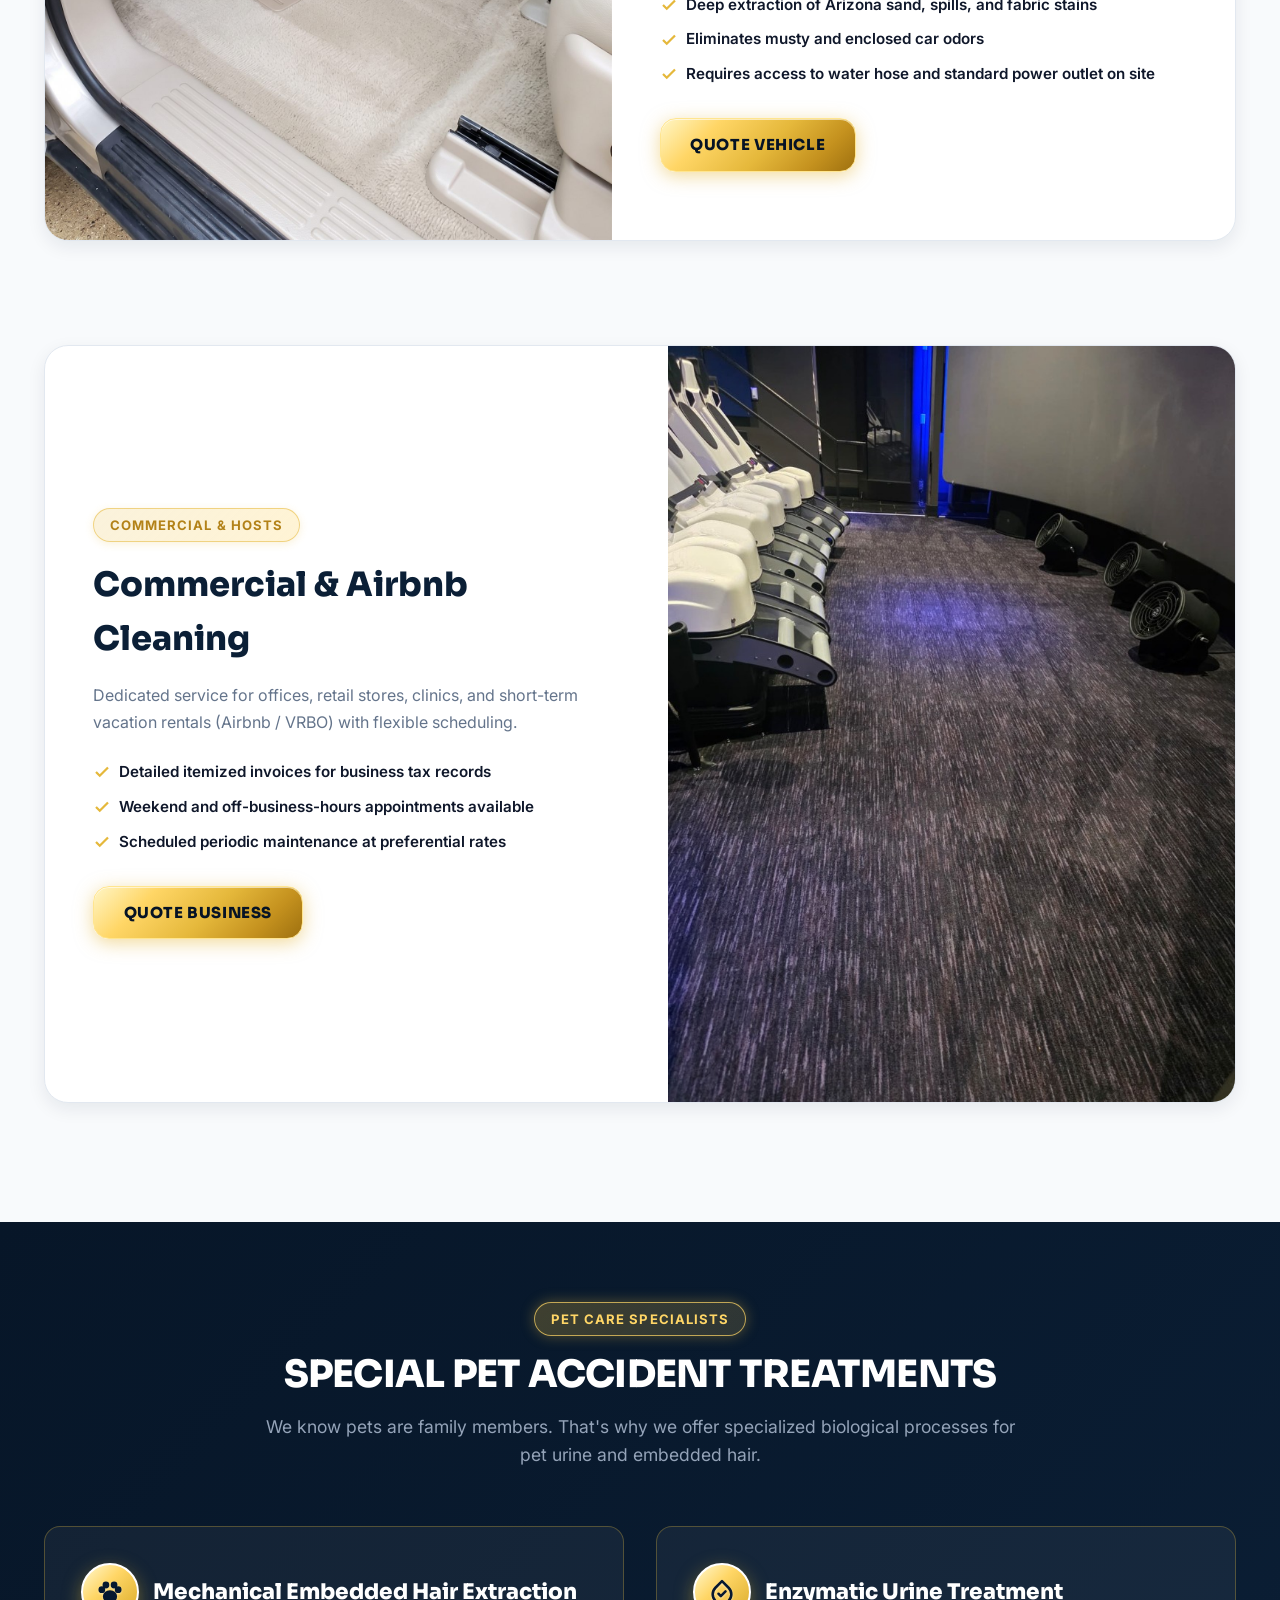
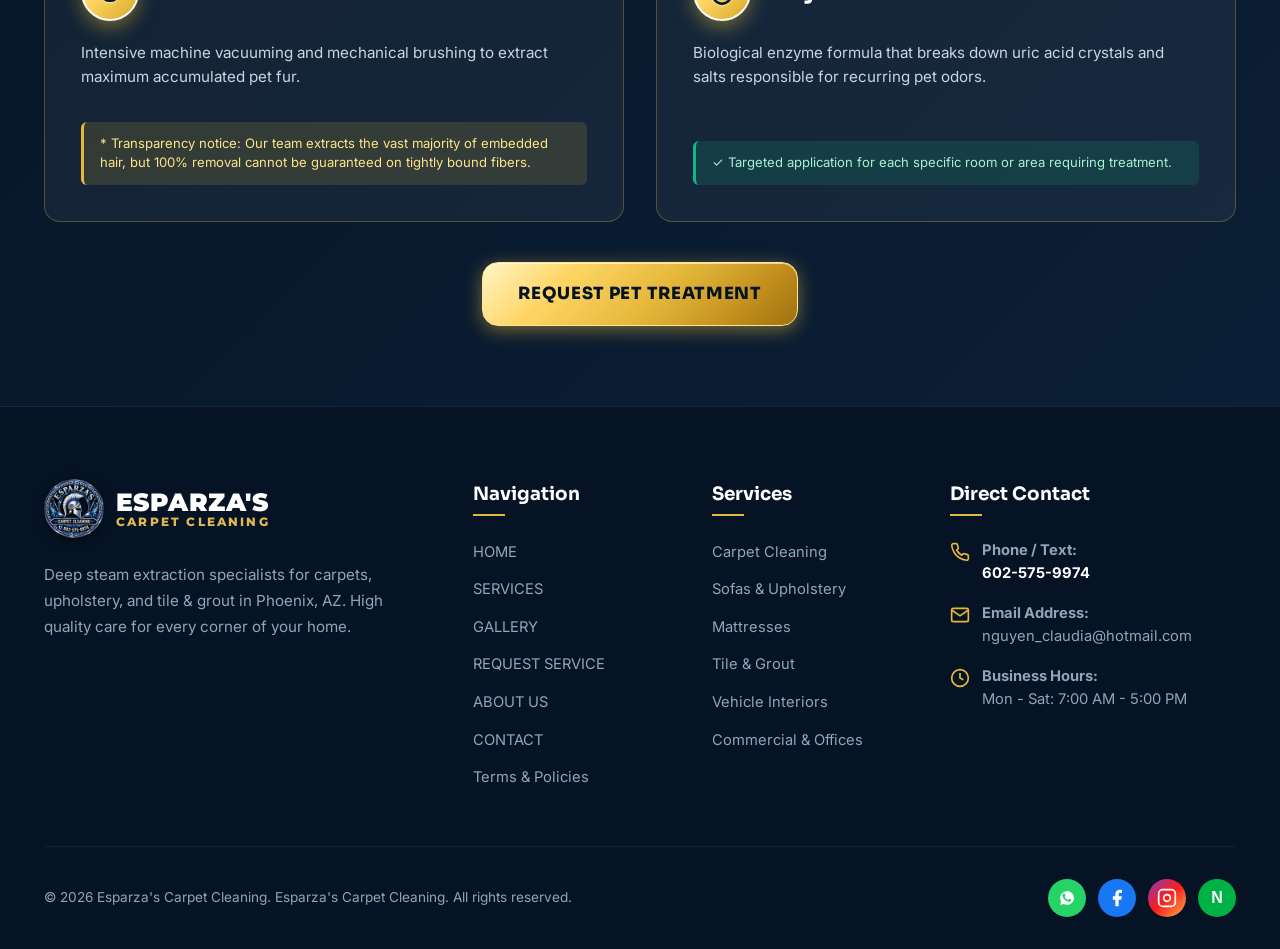
<file: servicios.html>
<!DOCTYPE html>
<html lang="en">
<head>
  <meta charset="UTF-8">
  <meta name="viewport" content="width=device-width, initial-scale=1.0">
  <title>Professional Cleaning Services | Esparza's Carpet Cleaning</title>
  <meta name="description" content="Professional steam cleaning services: carpets, sofas, mattresses, tile & grout, chairs, auto interiors, and commercial spaces in Phoenix, AZ. 100% organic, child and pet-safe products.">
  <link rel="stylesheet" href="css/styles.css">
  <link rel="stylesheet" href="css/components.css">
  <link rel="icon" type="image/svg+xml" href="assets/images/logo.svg">
</head>
<body>

  <!-- Top Notice Bar -->
  <div class="top-notice-bar">
    <div class="container">
      <div class="top-notice-info">
        <span class="top-notice-item">
          <svg width="15" height="15" viewBox="0 0 24 24" fill="none" stroke="currentColor" stroke-width="2"><path d="M12 2a8 8 0 0 0-8 8c0 5.25 8 12 8 12s8-6.75 8-12a8 8 0 0 0-8-8z"/><circle cx="12" cy="10" r="3"/></svg>
          <span data-i18n="top_area">Phoenix Metropolitan Area &amp; Surroundings (Except Maricopa)</span>
        </span>
        <span class="top-notice-item">
          <svg width="15" height="15" viewBox="0 0 24 24" fill="none" stroke="currentColor" stroke-width="2"><circle cx="12" cy="12" r="10"/><polyline points="12 6 12 12 16 14"/></svg>
          <span data-i18n="top_hours">Mon - Sat: 7:00 AM - 5:00 PM</span>
        </span>
        <span class="top-notice-item">
          <svg width="15" height="15" viewBox="0 0 24 24" fill="none" stroke="currentColor" stroke-width="2" stroke-linecap="round" stroke-linejoin="round"><path d="M21 15a2 2 0 0 1-2 2H7l-4 4V5a2 2 0 0 1 2-2h14a2 2 0 0 1 2 2z"/></svg>
          <span data-i18n="top_direct">Direct / SMS: (602) 575-9974</span>
        </span>
      </div>
    </div>
  </div>

  <!-- Header -->
  <header class="site-header">
    <div class="container header-inner">
      <a href="index.html" class="brand-logo" title="Esparza's Carpet Cleaning">
        <img src="assets/images/logo-spartan.png" alt="Esparza's Carpet Cleaning Logo" width="60" height="60" data-i18n-alt="logo_main_alt">
        <div class="logo-text-group">
          <span class="logo-main-text">ESPARZA'S</span>
          <span class="logo-sub-text">CARPET CLEANING</span>
        </div>
      </a>

      <nav class="main-nav">
        <ul class="nav-links">
          <li><a href="index.html" class="nav-link" data-i18n="nav_inicio">HOME</a></li>
          <li><a href="servicios.html" class="nav-link active" data-i18n="nav_servicios">SERVICES</a></li>
          <li><a href="index.html#tarifas" class="nav-link" data-i18n="nav_tarifas">FREE ESTIMATE</a></li>
          <li><a href="galeria.html" class="nav-link" data-i18n="nav_galeria">GALLERY</a></li>
          <li><a href="index.html#promociones" class="nav-link" data-i18n="nav_promociones">SPECIAL OFFERS</a></li>
          <li><a href="index.html#comentarios" class="nav-link" data-i18n="nav_resenas">REVIEWS</a></li>
          <li><a href="nosotros.html" class="nav-link" data-i18n="nav_nosotros">ABOUT US</a></li>
          <li><a href="contacto.html" class="nav-link" data-i18n="nav_contacto">CONTACT</a></li>
        </ul>

        <!-- Language Switcher (Desktop) -->
        <div class="lang-switch-container">
          <button type="button" class="lang-btn active" data-lang="en">EN</button>
          <span class="lang-separator">|</span>
          <button type="button" class="lang-btn" data-lang="es">ES</button>
        </div>

        <a href="solicitud.html" class="btn-nav-gold">
          <svg width="20" height="20" viewBox="0 0 24 24" fill="none" style="flex-shrink: 0;"><circle cx="12" cy="12" r="12" fill="#25D366"/><path d="M12.04 4.5c-4.14 0-7.5 3.36-7.5 7.5 0 1.33.35 2.62 1.01 3.75L4.5 19.5l3.86-1.01c1.1.6 2.34.91 3.68.91 4.14 0 7.5-3.36 7.5-7.5s-3.36-7.5-7.5-7.5zm4.45 10.63c-.19.53-1.09 1.01-1.54 1.07-.39.06-.9.08-1.46-.1-.34-.11-.79-.26-1.37-.51-2.43-1.05-4-3.52-4.12-3.68-.12-.16-.99-1.32-.99-2.51 0-1.19.63-1.78.85-2.02.22-.24.48-.3.64-.3.16 0 .32 0 .46.01.15.01.35-.06.55.42.21.49.71 1.74.77 1.87.06.13.1.28.02.44-.08.16-.12.26-.24.4-.12.14-.26.31-.37.42-.12.12-.25.25-.11.49.14.24.62 1.02 1.33 1.65.91.81 1.68 1.06 1.92 1.18.24.12.38.1.52-.06.14-.16.6-.7.76-.94.16-.24.32-.2.53-.12.21.08 1.33.63 1.56.74.23.12.38.18.44.27.06.1.06.57-.13 1.1z" fill="#FFFFFF"/></svg>
          <span data-i18n="nav_cta">REQUEST SERVICE</span>
        </a>
      </nav>

      <button class="mobile-toggle-btn" aria-label="Mobile Navigation Menu" data-i18n-aria="nav_menu_aria">
        <svg width="26" height="26" viewBox="0 0 24 24" fill="none" stroke="currentColor" stroke-width="2.5"><path d="M4 6h16M4 12h16M4 18h16"/></svg>
      </button>
    </div>
  </header>

  <!-- Mobile Drawer -->
  <div class="mobile-menu-drawer">
    <!-- Language Switcher (Mobile Drawer) -->
    <div style="display: flex; justify-content: center; margin-bottom: 1.5rem;">
      <div class="lang-switch-container">
        <button type="button" class="lang-btn active" data-lang="en">EN</button>
        <span class="lang-separator">|</span>
        <button type="button" class="lang-btn" data-lang="es">ES</button>
      </div>
    </div>

    <ul class="mobile-nav-links">
      <li><a href="index.html" class="nav-link" data-i18n="nav_inicio">HOME</a></li>
      <li><a href="servicios.html" class="nav-link active" data-i18n="nav_servicios">SERVICES</a></li>
      <li><a href="index.html#tarifas" class="nav-link" data-i18n="nav_tarifas">FREE ESTIMATE</a></li>
      <li><a href="galeria.html" class="nav-link" data-i18n="nav_galeria">GALLERY</a></li>
      <li><a href="index.html#promociones" class="nav-link" data-i18n="nav_promociones">SPECIAL OFFERS</a></li>
      <li><a href="index.html#comentarios" class="nav-link" data-i18n="nav_resenas">REVIEWS</a></li>
      <li><a href="nosotros.html" class="nav-link" data-i18n="nav_nosotros">ABOUT US</a></li>
      <li><a href="contacto.html" class="nav-link" data-i18n="nav_contacto">CONTACT</a></li>
    </ul>
    <div style="margin-top: 1.5rem; display: flex; flex-direction: column; gap: 1rem;">
      <a href="solicitud.html" class="btn-nav-gold" style="width: 100%; justify-content: center;">
        <svg width="20" height="20" viewBox="0 0 24 24" fill="none" style="flex-shrink: 0;"><circle cx="12" cy="12" r="12" fill="#25D366"/><path d="M12.04 4.5c-4.14 0-7.5 3.36-7.5 7.5 0 1.33.35 2.62 1.01 3.75L4.5 19.5l3.86-1.01c1.1.6 2.34.91 3.68.91 4.14 0 7.5-3.36 7.5-7.5s-3.36-7.5-7.5-7.5zm4.45 10.63c-.19.53-1.09 1.01-1.54 1.07-.39.06-.9.08-1.46-.1-.34-.11-.79-.26-1.37-.51-2.43-1.05-4-3.52-4.12-3.68-.12-.16-.99-1.32-.99-2.51 0-1.19.63-1.78.85-2.02.22-.24.48-.3.64-.3.16 0 .32 0 .46.01.15.01.35-.06.55.42.21.49.71 1.74.77 1.87.06.13.1.28.02.44-.08.16-.12.26-.24.4-.12.14-.26.31-.37.42-.12.12-.25.25-.11.49.14.24.62 1.02 1.33 1.65.91.81 1.68 1.06 1.92 1.18.24.12.38.1.52-.06.14-.16.6-.7.76-.94.16-.24.32-.2.53-.12.21.08 1.33.63 1.56.74.23.12.38.18.44.27.06.1.06.57-.13 1.1z" fill="#FFFFFF"/></svg>
        <span data-i18n="nav_cta">REQUEST SERVICE</span>
      </a>
      <a href="tel:6025759974" class="btn btn-secondary" style="width: 100%; justify-content: center;" data-i18n="nav_call">Call: (602) 575-9974</a>
    </div>
  </div>

  <main>
    <!-- PAGE HERO BANNER -->
    <section class="section-dark" style="position: relative; overflow: hidden; padding: 4.5rem 0 4rem 0; background: radial-gradient(120% 120% at 50% 10%, #0c2340 0%, #061325 100%);">
      <!-- Ambient Glow Orbs -->
      <div class="ambient-glow-orb orb-amber" style="top: -60px; right: 8%; width: 420px; height: 420px;"></div>
      <div class="ambient-glow-orb orb-azure" style="bottom: -80px; left: 5%; width: 450px; height: 450px;"></div>
      <div class="ambient-glow-orb orb-navy" style="top: 30%; left: 40%; width: 350px; height: 350px;"></div>

      <div class="container" style="text-align: center; position: relative; z-index: 2;">
        <span class="section-badge gold reveal-on-scroll" data-i18n="srv_page_badge">Professional Catalog</span>
        <h1 class="section-title reveal-on-scroll stagger-1" style="font-size: 2.9rem;" data-i18n="srv_page_title">OUR PROFESSIONAL CLEANING <span class="highlight">SERVICES</span></h1>
        <p class="section-subtitle reveal-on-scroll stagger-2" style="max-width: 780px; margin: 0 auto 2.25rem auto;" data-i18n="srv_page_sub">
          Industrial injection and deep steam extraction equipment. We disinfect, eliminate stubborn stains, and restore freshness to your home or business in Phoenix.
        </p>
        <div class="reveal-on-scroll stagger-3" style="display: flex; gap: 1rem; justify-content: center; flex-wrap: wrap;">
          <a href="solicitud.html" class="btn btn-primary btn-lg" data-i18n="srv_page_btn1">Request Service</a>
          <a href="galeria.html" class="btn btn-secondary btn-lg" data-i18n="srv_page_btn2">View Real Gallery</a>
        </div>
      </div>
    </section>

    <!-- PROTOCOLO DE CALIDAD EN 5 PASOS -->
    <section class="section section-white" style="padding: 3.5rem 0; border-bottom: 1px solid var(--color-border-light);">
      <div class="container">
        <div class="section-header reveal-on-scroll" style="margin-bottom: 2.5rem;">
          <span class="section-badge gold" data-i18n="srv_proto_badge">Quality Guarantee</span>
          <h2 class="section-title" style="font-size: 2rem;" data-i18n="srv_proto_title">OUR 5-STEP CLEANING <span class="highlight">PROTOCOL</span></h2>
        </div>

        <div style="display: grid; grid-template-columns: repeat(auto-fit, minmax(210px, 1fr)); gap: 1.5rem;">
          <div class="protocol-card-gold reveal-on-scroll stagger-1">
            <div class="gold-medallion-icon" title="Step 1: Initial Inspection">
              <svg width="28" height="28" viewBox="0 0 24 24" fill="none" stroke="currentColor" stroke-width="2" stroke-linecap="round" stroke-linejoin="round">
                <circle cx="11" cy="11" r="8"/>
                <path d="m21 21-4.3-4.3"/>
              </svg>
            </div>
            <div class="protocol-num-badge">01</div>
            <h4 style="font-family: var(--font-heading); font-weight: 800; margin-bottom: 0.5rem; color: var(--color-primary);" data-i18n="srv_p1_title">1. Initial Inspection</h4>
            <p style="font-size: 0.88rem; color: var(--color-text-muted); line-height: 1.5;" data-i18n="srv_p1_desc">We evaluate fiber type, heavy stains, and high-traffic pathways to select the safest organic formula.</p>
          </div>

          <div class="protocol-card-gold reveal-on-scroll stagger-2">
            <div class="gold-medallion-icon" title="Step 2: Pre-Treatment">
              <svg width="28" height="28" viewBox="0 0 24 24" fill="none" stroke="currentColor" stroke-width="2" stroke-linecap="round" stroke-linejoin="round">
                <path d="M17.7 7.7a2.5 2.5 0 1 1 1.8 4.3H2"/>
                <path d="M9.6 4.6A2 2 0 1 1 11 8H2"/>
                <path d="M12.6 19.4A2 2 0 1 0 14 16H2"/>
              </svg>
            </div>
            <div class="protocol-num-badge">02</div>
            <h4 style="font-family: var(--font-heading); font-weight: 800; margin-bottom: 0.5rem; color: var(--color-primary);" data-i18n="srv_p2_title">2. Pre-Treatment</h4>
            <p style="font-size: 0.88rem; color: var(--color-text-muted); line-height: 1.5;" data-i18n="srv_p2_desc">We apply products degreasing agents to suspend embedded dirt adhering to carpet fibers.</p>
          </div>

          <div class="protocol-card-gold reveal-on-scroll stagger-3">
            <div class="gold-medallion-icon" title="Step 3: Steam Injection">
              <svg width="28" height="28" viewBox="0 0 24 24" fill="none" stroke="currentColor" stroke-width="2" stroke-linecap="round" stroke-linejoin="round">
                <path d="M11 20A7 7 0 0 1 9.8 6.1C15.5 5 17 4.48 19 2c1 2 2 4.18 2 8 0 5.5-4.78 10-10 10Z"/>
                <path d="M2 21c0-3 1.85-5.36 5.08-6C9.5 14.52 12 13 13 12"/>
              </svg>
            </div>
            <div class="protocol-num-badge">03</div>
            <h4 style="font-family: var(--font-heading); font-weight: 800; margin-bottom: 0.5rem; color: var(--color-primary);" data-i18n="srv_p3_title">3. Steam Injection</h4>
            <p style="font-size: 0.88rem; color: var(--color-text-muted); line-height: 1.5;" data-i18n="srv_p3_desc">High-temperature heated water thermally sanitizes, eliminating dust mites, bacteria, and allergens.</p>
          </div>

          <div class="protocol-card-gold reveal-on-scroll stagger-4">
            <div class="gold-medallion-icon" title="Step 4: Industrial Extraction">
              <svg width="28" height="28" viewBox="0 0 24 24" fill="none" stroke="currentColor" stroke-width="2" stroke-linecap="round" stroke-linejoin="round">
                <path d="M8.5 14.5A2.5 2.5 0 0 0 11 12c0-1.38-.5-2-1-3-1.072-2.143-.224-4.054 2-6 .5 2.5 2 4.9 4 6.5 2 1.6 3 3.5 3 5.5a7 7 0 1 1-14 0c0-1.153.433-2.294 1-3a2.5 2.5 0 0 0 2.5 2.5z"/>
              </svg>
            </div>
            <div class="protocol-num-badge">04</div>
            <h4 style="font-family: var(--font-heading); font-weight: 800; margin-bottom: 0.5rem; color: var(--color-primary);" data-i18n="srv_p4_title">4. Industrial Extraction</h4>
            <p style="font-size: 0.88rem; color: var(--color-text-muted); line-height: 1.5;" data-i18n="srv_p4_desc">High-powered vacuum suction withdraws deep sludge, pet dander, and over 95% of applied moisture.</p>
          </div>

          <div class="protocol-card-gold reveal-on-scroll stagger-5">
            <div class="gold-medallion-icon" title="Step 5: Quick Drying">
              <svg width="28" height="28" viewBox="0 0 24 24" fill="none" stroke="currentColor" stroke-width="2" stroke-linecap="round" stroke-linejoin="round">
                <path d="m12 3-1.912 5.813a2 2 0 0 1-1.275 1.275L3 12l5.813 1.912a2 2 0 0 1 1.275 1.275L12 21l1.912-5.813a2 2 0 0 1 1.275-1.275L21 12l-5.813-1.912a2 2 0 0 1-1.275-1.275L12 3Z"/>
                <path d="M5 3v4"/>
                <path d="M19 17v4"/>
                <path d="M3 5h4"/>
                <path d="M17 19h4"/>
              </svg>
            </div>
            <div class="protocol-num-badge">05</div>
            <h4 style="font-family: var(--font-heading); font-weight: 800; margin-bottom: 0.5rem; color: var(--color-primary);" data-i18n="srv_p5_title">5. Quick Drying</h4>
            <p style="font-size: 0.88rem; color: var(--color-text-muted); line-height: 1.5;" data-i18n="srv_p5_desc">Drying time may vary depending on the surface or fabric, its fiber type, and the airflow in the area. Some fabrics may dry in approximately 1 to 2 hours, while others may take longer.</p>
          </div>
        </div>
      </div>
    </section>

    <!-- DETALLE PROFUNDO DE LOS 7 SERVICIOS -->
    <section class="section section-light">
      <div class="container" style="display: flex; flex-direction: column; gap: 4rem;">

        <!-- SERVICE 1: CARPETS -->
        <div id="alfombras" class="service-detail-row reveal-on-scroll">
          <div class="service-detail-content">
            <div class="section-badge gold" data-i18n="srv1_badge">Featured Service</div>
            <h3 style="font-family: var(--font-heading); font-size: 2.1rem; font-weight: 800; margin-bottom: 1rem; color: var(--color-primary);" data-i18n="srv1_title">Deep Carpet Steam Cleaning</h3>
            <p style="color: var(--color-text-muted); margin-bottom: 1.5rem; line-height: 1.7;" data-i18n="srv1_desc">
              High-temperature steam extraction reaching deep into carpet backing to extract embedded soil, desert dust, and trapped odors.
            </p>
            <ul style="list-style: none; display: flex; flex-direction: column; gap: 0.65rem; margin-bottom: 2rem;">
              <li style="display: flex; align-items: center; gap: 0.5rem; font-weight: 600; font-size: 0.95rem;">
                <svg width="18" height="18" viewBox="0 0 24 24" fill="none" stroke="currentColor" stroke-width="3" style="color: var(--color-accent);"><polyline points="20 6 9 17 4 12"/></svg>
                <span data-i18n="srv1_f1">Standard rooms calculated up to 13×15 ft</span>
              </li>
              <li style="display: flex; align-items: center; gap: 0.5rem; font-weight: 600; font-size: 0.95rem;">
                <svg width="18" height="18" viewBox="0 0 24 24" fill="none" stroke="currentColor" stroke-width="3" style="color: var(--color-accent);"><polyline points="20 6 9 17 4 12"/></svg>
                <span data-i18n="srv1_f2">100% eco-friendly and safe for kids and pets</span>
              </li>
              <li style="display: flex; align-items: center; gap: 0.5rem; font-weight: 600; font-size: 0.95rem;">
                <svg width="18" height="18" viewBox="0 0 24 24" fill="none" stroke="currentColor" stroke-width="3" style="color: var(--color-accent);"><polyline points="20 6 9 17 4 12"/></svg>
                <span data-i18n="srv1_f3">Eco-friendly bio-deodorizer included at no extra charge</span>
              </li>
            </ul>
            <a href="solicitud.html" class="btn btn-primary" data-i18n="srv1_cta">Request Quote</a>
          </div>
          <div class="service-detail-media">
            <img src="assets/images/servicios.jpg" alt="Professionally steam cleaned carpet" data-i18n-alt="srv1_img_alt">
          </div>
        </div>

        <!-- SERVICE 2: SOFAS & SECTIONALS (REAL ESPARZA'S PHOTO) -->
        <div id="sofas" class="service-detail-row reverse reveal-on-scroll">
          <div class="service-detail-media photo-feathered">
            <img src="assets/images/real-sectional-after.jpg" alt="Deep upholstery cleaning on fabric sofa - Esparza's Real Photo" data-i18n-alt="srv2_img_alt" style="object-fit: cover; width: 100%; height: 100%;">
          </div>
          <div class="service-detail-content">
            <div class="section-badge gold" data-i18n="srv2_badge">Upholstery &amp; Comfort</div>
            <h3 style="font-family: var(--font-heading); font-size: 2.1rem; font-weight: 800; margin-bottom: 1rem; color: var(--color-primary);" data-i18n="srv2_title">Sofas, Couches &amp; Sectionals</h3>
            <p style="color: var(--color-text-muted); margin-bottom: 1.5rem; line-height: 1.7;" data-i18n="srv2_desc">
              We revitalize living room suites, 'L' sectionals, armchairs, and recliners with gentle yet relentless soil extraction.
            </p>
            <ul style="list-style: none; display: flex; flex-direction: column; gap: 0.65rem; margin-bottom: 2rem;">
              <li style="display: flex; align-items: center; gap: 0.5rem; font-weight: 600; font-size: 0.95rem;">
                <svg width="18" height="18" viewBox="0 0 24 24" fill="none" stroke="currentColor" stroke-width="3" style="color: var(--color-accent);"><polyline points="20 6 9 17 4 12"/></svg>
                <span data-i18n="srv2_f1">Safe on microfiber, linen, synthetic velvets, and cotton blends</span>
              </li>
              <li style="display: flex; align-items: center; gap: 0.5rem; font-weight: 600; font-size: 0.95rem;">
                <svg width="18" height="18" viewBox="0 0 24 24" fill="none" stroke="currentColor" stroke-width="3" style="color: var(--color-accent);"><polyline points="20 6 9 17 4 12"/></svg>
                <span data-i18n="srv2_f2">Specialized deep pet hair extraction treatment</span>
              </li>
              <li style="display: flex; align-items: center; gap: 0.5rem; font-weight: 600; font-size: 0.95rem;">
                <svg width="18" height="18" viewBox="0 0 24 24" fill="none" stroke="currentColor" stroke-width="3" style="color: var(--color-accent);"><polyline points="20 6 9 17 4 12"/></svg>
                <span data-i18n="srv2_f3">Quick drying time and fresh, neutral clean scent</span>
              </li>
            </ul>
            <a href="solicitud.html" class="btn btn-primary" data-i18n="srv2_cta">Quote Upholstery</a>
          </div>
        </div>

        <!-- SERVICE 3: MATTRESSES -->
        <div id="colchones" class="service-detail-row reveal-on-scroll">
          <div class="service-detail-content">
            <div class="section-badge gold" data-i18n="srv3_badge">Health &amp; Sleep</div>
            <h3 style="font-family: var(--font-heading); font-size: 2.1rem; font-weight: 800; margin-bottom: 1rem; color: var(--color-primary);" data-i18n="srv3_title">Deep Mattress Sanitization</h3>
            <p style="color: var(--color-text-muted); margin-bottom: 1.5rem; line-height: 1.7;" data-i18n="srv3_desc">
              Mattresses harbor thousands of dust mites, dead skin, and sweat. Our 100°C+ steam disinfects both sides for allergy-free rest.
            </p>
            <ul style="list-style: none; display: flex; flex-direction: column; gap: 0.65rem; margin-bottom: 2rem;">
              <li style="display: flex; align-items: center; gap: 0.5rem; font-weight: 600; font-size: 0.95rem;">
                <svg width="18" height="18" viewBox="0 0 24 24" fill="none" stroke="currentColor" stroke-width="3" style="color: var(--color-accent);"><polyline points="20 6 9 17 4 12"/></svg>
                <span data-i18n="srv3_f1">Complete thermal anti-mite steam sanitization</span>
              </li>
              <li style="display: flex; align-items: center; gap: 0.5rem; font-weight: 600; font-size: 0.95rem;">
                <svg width="18" height="18" viewBox="0 0 24 24" fill="none" stroke="currentColor" stroke-width="3" style="color: var(--color-accent);"><polyline points="20 6 9 17 4 12"/></svg>
                <span data-i18n="srv3_f2">Removes sweat, spills, and organic stains</span>
              </li>
              <li style="display: flex; align-items: center; gap: 0.5rem; font-weight: 600; font-size: 0.95rem;">
                <svg width="18" height="18" viewBox="0 0 24 24" fill="none" stroke="currentColor" stroke-width="3" style="color: var(--color-accent);"><polyline points="20 6 9 17 4 12"/></svg>
                <span data-i18n="srv3_f3">Available for King, Queen, Full, and Twin sizes</span>
              </li>
            </ul>
            <a href="solicitud.html" class="btn btn-primary" data-i18n="srv3_cta">Sanitize Mattress</a>
          </div>
          <div class="service-detail-media">
            <img src="assets/images/SANITIZACION.jpg" alt="Deep sanitized and allergen-free mattress" data-i18n-alt="srv3_img_alt">
          </div>
        </div>

        <!-- SERVICE 4: TILE & GROUT -->
        <div id="pisos" class="service-detail-row reverse reveal-on-scroll">
          <div class="service-detail-media">
            <img src="assets/images/PISOLIMPIO.jpg" alt="Sparkling clean ceramic tile and grout lines" data-i18n-alt="srv4_img_alt">
          </div>
          <div class="service-detail-content">
            <div class="section-badge gold" data-i18n="srv4_badge">Grout &amp; Ceramic</div>
            <h3 style="font-family: var(--font-heading); font-size: 2.1rem; font-weight: 800; margin-bottom: 1rem; color: var(--color-primary);" data-i18n="srv4_title">Tile &amp; Grout Deep Pressure Cleaning</h3>
            <p style="color: var(--color-text-muted); margin-bottom: 1.5rem; line-height: 1.7;" data-i18n="srv4_desc">
              We restore original grout line brightness and strip away layers of grime that standard mopping cannot remove.
            </p>
            <ul style="list-style: none; display: flex; flex-direction: column; gap: 0.65rem; margin-bottom: 2rem;">
              <li style="display: flex; align-items: center; gap: 0.5rem; font-weight: 600; font-size: 0.95rem;">
                <svg width="18" height="18" viewBox="0 0 24 24" fill="none" stroke="currentColor" stroke-width="3" style="color: var(--color-accent);"><polyline points="20 6 9 17 4 12"/></svg>
                <span data-i18n="srv4_f1">Controlled pressure rotary injection with simultaneous vacuum</span>
              </li>
              <li style="display: flex; align-items: center; gap: 0.5rem; font-weight: 600; font-size: 0.95rem;">
                <svg width="18" height="18" viewBox="0 0 24 24" fill="none" stroke="currentColor" stroke-width="3" style="color: var(--color-accent);"><polyline points="20 6 9 17 4 12"/></svg>
                <span data-i18n="srv4_f2">Protective grout sealant available ONLY on floors cleaned by Esparza's</span>
              </li>
              <li style="display: flex; align-items: center; gap: 0.5rem; font-weight: 600; font-size: 0.95rem;">
                <svg width="18" height="18" viewBox="0 0 24 24" fill="none" stroke="currentColor" stroke-width="3" style="color: var(--color-accent);"><polyline points="20 6 9 17 4 12"/></svg>
                <span data-i18n="srv4_f3">Perfect for kitchens, bathrooms, and high-traffic corridors</span>
              </li>
            </ul>
            <a href="solicitud.html" class="btn btn-primary" data-i18n="srv4_cta">Quote Tile &amp; Grout</a>
          </div>
        </div>

        <!-- SERVICE 5: CHAIRS -->
        <div id="sillas" class="service-detail-row reveal-on-scroll">
          <div class="service-detail-content">
            <div class="section-badge gold" data-i18n="srv5_badge">Dining &amp; Office</div>
            <h3 style="font-family: var(--font-heading); font-size: 2.1rem; font-weight: 800; margin-bottom: 1rem; color: var(--color-primary);" data-i18n="srv5_title">Dining &amp; Office Chairs</h3>
            <p style="color: var(--color-text-muted); margin-bottom: 1.5rem; line-height: 1.7;" data-i18n="srv5_desc">
              We clean and spot-treat fabric dining chair cushions and ergonomic office swivel chairs.
            </p>
            <ul style="list-style: none; display: flex; flex-direction: column; gap: 0.65rem; margin-bottom: 2rem;">
              <li style="display: flex; align-items: center; gap: 0.5rem; font-weight: 600; font-size: 0.95rem;">
                <svg width="18" height="18" viewBox="0 0 24 24" fill="none" stroke="currentColor" stroke-width="3" style="color: var(--color-accent);"><polyline points="20 6 9 17 4 12"/></svg>
                <span data-i18n="srv5_f1">Removes food spills, drink stains, and accumulated dust</span>
              </li>
              <li style="display: flex; align-items: center; gap: 0.5rem; font-weight: 600; font-size: 0.95rem;">
                <svg width="18" height="18" viewBox="0 0 24 24" fill="none" stroke="currentColor" stroke-width="3" style="color: var(--color-accent);"><polyline points="20 6 9 17 4 12"/></svg>
                <span data-i18n="srv5_f2">Volume package discount for complete dining sets</span>
              </li>
            </ul>
            <a href="solicitud.html" class="btn btn-primary" data-i18n="srv5_cta">Quote Chairs</a>
          </div>
          <div class="service-detail-media">
            <img src="assets/images/SILLAS.jpg" alt="Deep steam cleaned dining room chairs" data-i18n-alt="srv5_img_alt">
          </div>
        </div>

        <!-- SERVICE 6: VEHICLES -->
        <div id="vehiculos" class="service-detail-row reverse reveal-on-scroll">
          <div class="service-detail-media">
            <img src="assets/images/INTERIORDEUNCARRO.jpg" alt="Complete vehicle interior carpet and upholstery detailing" data-i18n-alt="srv6_img_alt">
          </div>
          <div class="service-detail-content">
            <div class="section-badge gold" data-i18n="srv6_badge">Interior Auto Detailing</div>
            <h3 style="font-family: var(--font-heading); font-size: 2.1rem; font-weight: 800; margin-bottom: 1rem; color: var(--color-primary);" data-i18n="srv6_title">Vehicle Interior (Upholstery &amp; Carpets)</h3>
            <p style="color: var(--color-text-muted); margin-bottom: 1.5rem; line-height: 1.7;" data-i18n="srv6_desc">
              Steam cleaning of fabric vehicle seats, floor carpets, and trunk space for compacts, sedans, trucks, and SUVs in Phoenix.
            </p>
            <ul style="list-style: none; display: flex; flex-direction: column; gap: 0.65rem; margin-bottom: 2rem;">
              <li style="display: flex; align-items: center; gap: 0.5rem; font-weight: 600; font-size: 0.95rem;">
                <svg width="18" height="18" viewBox="0 0 24 24" fill="none" stroke="currentColor" stroke-width="3" style="color: var(--color-accent);"><polyline points="20 6 9 17 4 12"/></svg>
                <span data-i18n="srv6_f1">Deep extraction of Arizona sand, spills, and fabric stains</span>
              </li>
              <li style="display: flex; align-items: center; gap: 0.5rem; font-weight: 600; font-size: 0.95rem;">
                <svg width="18" height="18" viewBox="0 0 24 24" fill="none" stroke="currentColor" stroke-width="3" style="color: var(--color-accent);"><polyline points="20 6 9 17 4 12"/></svg>
                <span data-i18n="srv6_f2">Eliminates musty and enclosed car odors</span>
              </li>
              <li style="display: flex; align-items: center; gap: 0.5rem; font-weight: 600; font-size: 0.95rem;">
                <svg width="18" height="18" viewBox="0 0 24 24" fill="none" stroke="currentColor" stroke-width="3" style="color: var(--color-accent);"><polyline points="20 6 9 17 4 12"/></svg>
                <span data-i18n="srv6_f3">Requires access to water hose and standard power outlet on site</span>
              </li>
            </ul>
            <a href="solicitud.html" class="btn btn-primary" data-i18n="srv6_cta">Quote Vehicle</a>
          </div>
        </div>

        <!-- SERVICE 7: COMMERCIAL & AIRBNB -->
        <div id="comercial" class="service-detail-row reveal-on-scroll">
          <div class="service-detail-content">
            <div class="section-badge gold" data-i18n="srv7_badge">Commercial &amp; Hosts</div>
            <h3 style="font-family: var(--font-heading); font-size: 2.1rem; font-weight: 800; margin-bottom: 1rem; color: var(--color-primary);" data-i18n="srv7_title">Commercial &amp; Airbnb Cleaning</h3>
            <p style="color: var(--color-text-muted); margin-bottom: 1.5rem; line-height: 1.7;" data-i18n="srv7_desc">
              Dedicated service for offices, retail stores, clinics, and short-term vacation rentals (Airbnb / VRBO) with flexible scheduling.
            </p>
            <ul style="list-style: none; display: flex; flex-direction: column; gap: 0.65rem; margin-bottom: 2rem;">
              <li style="display: flex; align-items: center; gap: 0.5rem; font-weight: 600; font-size: 0.95rem;">
                <svg width="18" height="18" viewBox="0 0 24 24" fill="none" stroke="currentColor" stroke-width="3" style="color: var(--color-accent);"><polyline points="20 6 9 17 4 12"/></svg>
                <span data-i18n="srv7_f1">Detailed itemized invoices for business tax records</span>
              </li>
              <li style="display: flex; align-items: center; gap: 0.5rem; font-weight: 600; font-size: 0.95rem;">
                <svg width="18" height="18" viewBox="0 0 24 24" fill="none" stroke="currentColor" stroke-width="3" style="color: var(--color-accent);"><polyline points="20 6 9 17 4 12"/></svg>
                <span data-i18n="srv7_f2">Weekend and off-business-hours appointments available</span>
              </li>
              <li style="display: flex; align-items: center; gap: 0.5rem; font-weight: 600; font-size: 0.95rem;">
                <svg width="18" height="18" viewBox="0 0 24 24" fill="none" stroke="currentColor" stroke-width="3" style="color: var(--color-accent);"><polyline points="20 6 9 17 4 12"/></svg>
                <span data-i18n="srv7_f3">Scheduled periodic maintenance at preferential rates</span>
              </li>
            </ul>
            <a href="solicitud.html" class="btn btn-primary" data-i18n="srv7_cta">Quote Business</a>
          </div>
          <div class="service-detail-media">
            <img src="assets/images/commercial-carpet-drying.jpg" alt="Commercial carpet and business steam cleaning in Phoenix" data-i18n-alt="srv7_img_alt">
          </div>
        </div>

      </div>
    </section>

    <!-- TRATAMIENTOS ESPECIALES PARA MASCOTAS (PELO Y ORINA) -->
    <section class="section section-dark" style="background: linear-gradient(135deg, #071628 0%, #0B1F36 100%);">
      <div class="container">
        <div class="section-header reveal-on-scroll">
          <span class="section-badge gold" data-i18n="pet_sec_badge">Pet Care Specialists</span>
          <h2 class="section-title" data-i18n="pet_sec_title">SPECIAL PET ACCIDENT <span class="highlight">TREATMENTS</span></h2>
          <p class="section-subtitle" data-i18n="pet_sec_sub">We know pets are family members. That's why we offer specialized biological processes for pet urine and embedded hair.</p>
        </div>

        <div class="pet-treatments-grid">
          <!-- Extra 1: Pelo de Mascota con Descargo -->
          <div class="reveal-on-scroll stagger-1" style="background: rgba(255, 255, 255, 0.05); border: 1.5px solid rgba(229, 184, 59, 0.3); border-radius: var(--radius-md); padding: 2.25rem; transition: transform var(--transition-normal), border-color var(--transition-normal); display: flex; flex-direction: column; justify-content: space-between;">
            <div>
              <div style="display: flex; align-items: center; justify-content: space-between; margin-bottom: 1.25rem; flex-wrap: wrap; gap: 0.85rem;">
                <div style="display: flex; align-items: center; gap: 0.85rem;">
                  <div class="gold-medallion-icon" title="Embedded Hair Extraction">
                    <svg width="28" height="28" viewBox="0 0 24 24" fill="currentColor" stroke="currentColor" stroke-width="1.5" stroke-linecap="round" stroke-linejoin="round">
                      <circle cx="8.5" cy="6" r="1.8"/>
                      <circle cx="15.5" cy="6" r="1.8"/>
                      <circle cx="5" cy="10" r="1.8"/>
                      <circle cx="19" cy="10" r="1.8"/>
                      <path d="M12 11.5c-3 0-5 2-5 4.3 0 2.2 1.6 3.7 5 3.7s5-1.5 5-3.7c0-2.3-2-4.3-5-4.3z"/>
                    </svg>
                  </div>
                  <h3 style="font-family: var(--font-heading); font-size: 1.35rem; font-weight: 800; color: #FFFFFF; margin: 0;" data-i18n="pet_hair_title">Mechanical Embedded Hair Extraction</h3>
                </div>
              </div>
              <p style="color: #CBD5E1; font-size: 0.95rem; line-height: 1.6; margin-bottom: 1rem;" data-i18n="pet_hair_desc">
                Intensive machine vacuuming and mechanical brushing to extract maximum accumulated pet fur.
              </p>
            </div>
            <div style="background: rgba(229, 184, 59, 0.15); border-left: 3px solid #E5B83B; border-radius: 6px; padding: 0.75rem 1rem; font-size: 0.82rem; color: #FDE68A; line-height: 1.5; margin-top: 1rem;" data-i18n="pet_hair_disclaimer">
              * Transparency notice: Our team extracts the vast majority of embedded hair, but 100% removal cannot be guaranteed on tightly bound fibers.
            </div>
          </div>

          <!-- Extra 2: Tratamiento Enzimático de Orina -->
          <div class="reveal-on-scroll stagger-2" style="background: rgba(255, 255, 255, 0.05); border: 1.5px solid rgba(229, 184, 59, 0.3); border-radius: var(--radius-md); padding: 2.25rem; transition: transform var(--transition-normal), border-color var(--transition-normal); display: flex; flex-direction: column; justify-content: space-between;">
            <div>
              <div style="display: flex; align-items: center; justify-content: space-between; margin-bottom: 1.25rem; flex-wrap: wrap; gap: 0.85rem;">
                <div style="display: flex; align-items: center; gap: 0.85rem;">
                  <div class="gold-medallion-icon" title="Enzymatic Urine Treatment">
                    <svg width="28" height="28" viewBox="0 0 24 24" fill="none" stroke="currentColor" stroke-width="2.2" stroke-linecap="round" stroke-linejoin="round">
                      <path d="M12 2.69l5.66 5.66a8 8 0 1 1-11.31 0z"/>
                      <path d="M9 13.5l2 2 4-4"/>
                    </svg>
                  </div>
                  <h3 style="font-family: var(--font-heading); font-size: 1.35rem; font-weight: 800; color: #FFFFFF; margin: 0;" data-i18n="pet_urine_title">Enzymatic Urine Treatment</h3>
                </div>
              </div>
              <p style="color: #CBD5E1; font-size: 0.95rem; line-height: 1.6; margin-bottom: 1rem;" data-i18n="pet_urine_desc">
                Biological enzyme formula that breaks down uric acid crystals and salts responsible for recurring pet odors.
              </p>
            </div>
            <div style="background: rgba(16, 185, 129, 0.15); border-left: 3px solid #10B981; border-radius: 6px; padding: 0.75rem 1rem; font-size: 0.82rem; color: #A7F3D0; line-height: 1.5; margin-top: 1rem;" data-i18n="pet_urine_note">
              ✓ Targeted application for each specific room or area requiring treatment.
            </div>
          </div>
        </div>

        <div class="reveal-on-scroll stagger-3" style="text-align: center; margin-top: 2.5rem;">
          <a href="solicitud.html" class="btn btn-primary btn-lg" data-i18n="pet_sec_cta">Request Pet Treatment</a>
        </div>
      </div>
    </section>
  </main>

  <!-- FOOTER -->
  <footer class="site-footer">
    <div class="container">
      <div class="footer-grid">
        <div class="footer-brand">
          <a href="index.html" class="brand-logo" style="display: inline-flex; align-items: center; gap: 0.75rem; text-decoration: none;">
            <img src="assets/images/logo-spartan.png" alt="Esparza's Logo" width="38" height="38" style="width: 38px; height: 38px; object-fit: contain;" data-i18n-alt="logo_footer_alt">
            <div class="logo-text-group">
              <span class="logo-main-text" style="font-family: 'Montserrat', var(--font-heading); font-size: 1.3rem; font-weight: 900; color: #FFFFFF; line-height: 1.05; text-transform: uppercase;">ESPARZA'S</span>
              <span class="logo-sub-text" style="font-size: 0.72rem; font-weight: 800; color: #DEB853; text-transform: uppercase; letter-spacing: 0.18em;">CARPET CLEANING</span>
            </div>
          </a>
          <p data-i18n="footer_desc_srv">
            Deep steam extraction specialists for carpets, upholstery, and tile &amp; grout in Phoenix, AZ. High quality care for every corner of your home.
          </p>
        </div>

        <div>
          <h4 class="footer-col-title" data-i18n="footer_nav_title">Navigation</h4>
          <ul class="footer-nav-list">
            <li><a href="index.html" data-i18n="nav_inicio">Home</a></li>
            <li><a href="servicios.html" data-i18n="nav_servicios">Services</a></li>
            <li><a href="galeria.html" data-i18n="nav_galeria">Gallery</a></li>
            <li><a href="solicitud.html" data-i18n="nav_cta">Request Service</a></li>
            <li><a href="nosotros.html" data-i18n="nav_nosotros">About Us</a></li>
            <li><a href="contacto.html" data-i18n="nav_contacto">Contact</a></li>
            <li><a href="terminos.html" data-i18n="footer_terms">Terms &amp; Policies</a></li>
          </ul>
        </div>

        <div>
          <h4 class="footer-col-title" data-i18n="footer_services_title">Services</h4>
          <ul class="footer-nav-list">
            <li><a href="servicios.html#alfombras" data-i18n="footer_srv_carpet">Carpet Cleaning</a></li>
            <li><a href="servicios.html#sofas" data-i18n="footer_srv_sofas">Sofas &amp; Upholstery</a></li>
            <li><a href="servicios.html#colchones" data-i18n="footer_srv_mattress">Mattresses</a></li>
            <li><a href="servicios.html#pisos" data-i18n="footer_srv_tile">Tile &amp; Grout</a></li>
            <li><a href="servicios.html#vehiculos" data-i18n="footer_srv_cars">Vehicle Interiors</a></li>
            <li><a href="servicios.html#comercial" data-i18n="footer_srv_comm">Commercial &amp; Offices</a></li>
          </ul>
        </div>

        <div>
          <h4 class="footer-col-title" data-i18n="footer_contact_title">Direct Contact</h4>
          <ul class="footer-contact-list">
            <li class="footer-contact-item">
              <svg width="20" height="20" viewBox="0 0 24 24" fill="none" stroke="currentColor" stroke-width="2"><path d="M22 16.92v3a2 2 0 0 1-2.18 2 19.79 19.79 0 0 1-8.63-3.07 19.5 19.5 0 0 1-6-6 19.79 19.79 0 0 1-3.07-8.67A2 2 0 0 1 4.11 2h3a2 2 0 0 1 2 1.72 12.84 12.84 0 0 0 .7 2.81 2 2 0 0 1-.45 2.11L8.09 9.91a16 16 0 0 0 6 6l1.27-1.27a2 2 0 0 1 2.11-.45 12.84 12.84 0 0 0 2.81.7A2 2 0 0 1 22 16.92z"/></svg>
              <div>
                <strong data-i18n="footer_lbl_phone">Phone / Text:</strong><br>
                <a href="tel:6025759974" style="color:#FFFFFF; font-weight:700;">602-575-9974</a>
              </div>
            </li>
            <li class="footer-contact-item">
              <svg width="20" height="20" viewBox="0 0 24 24" fill="none" stroke="currentColor" stroke-width="2"><path d="M4 4h16c1.1 0 2 .9 2 2v12c0 1.1-.9 2-2 2H4c-1.1 0-2-.9-2-2V6c0-1.1.9-2 2-2z"/><polyline points="22,6 12,13 2,6"/></svg>
              <div>
                <strong data-i18n="footer_lbl_email">Email Address:</strong><br>
                <a href="mailto:nguyen_claudia@hotmail.com" style="word-break: break-all;">nguyen_claudia@hotmail.com</a>
              </div>
            </li>
            <li class="footer-contact-item">
              <svg width="20" height="20" viewBox="0 0 24 24" fill="none" stroke="currentColor" stroke-width="2"><circle cx="12" cy="12" r="10"/><polyline points="12 6 12 12 16 14"/></svg>
              <div>
                <strong data-i18n="footer_lbl_hours">Business Hours:</strong><br>
                <span data-i18n="footer_hours_val">Mon - Sat: 7:00 AM - 5:00 PM</span>
              </div>
            </li>
          </ul>
        </div>
      </div>

      <div class="footer-bottom">
        <div>
          &copy; <span class="current-year">2026</span> Esparza's Carpet Cleaning. <span data-i18n="footer_rights">All rights reserved.</span>
        </div>
        <div class="footer-social-links" style="display: flex; gap: 0.75rem; align-items: center;">
          <a href="https://wa.me/16025759974" target="_blank" rel="noopener" class="social-icon-btn" title="WhatsApp Directo" style="display:inline-flex;align-items:center;justify-content:center;width:38px;height:38px;border-radius:50%;background:#25D366;color:#FFF;">
            <svg width="22" height="22" viewBox="0 0 24 24" fill="none">
              <circle cx="12" cy="12" r="12" fill="#25D366"/>
              <path d="M12.04 4.5c-4.14 0-7.5 3.36-7.5 7.5 0 1.33.35 2.62 1.01 3.75L4.5 19.5l3.86-1.01c1.1.6 2.34.91 3.68.91 4.14 0 7.5-3.36 7.5-7.5s-3.36-7.5-7.5-7.5zm4.45 10.63c-.19.53-1.09 1.01-1.54 1.07-.39.06-.9.08-1.46-.1-.34-.11-.79-.26-1.37-.51-2.43-1.05-4-3.52-4.12-3.68-.12-.16-.99-1.32-.99-2.51 0-1.19.63-1.78.85-2.02.22-.24.48-.3.64-.3.16 0 .32 0 .46.01.15.01.35-.06.55.42.21.49.71 1.74.77 1.87.06.13.1.28.02.44-.08.16-.12.26-.24.4-.12.14-.26.31-.37.42-.12.12-.25.25-.11.49.14.24.62 1.02 1.33 1.65.91.81 1.68 1.06 1.92 1.18.24.12.38.1.52-.06.14-.16.6-.7.76-.94.16-.24.32-.2.53-.12.21.08 1.33.63 1.56.74.23.12.38.18.44.27.06.1.06.57-.13 1.1z" fill="#FFFFFF"/>
            </svg>
          </a>
          <a href="https://www.facebook.com/profile.php?id=100064240503033" target="_blank" rel="noopener" class="social-icon-btn" title="Facebook Oficial" style="display:inline-flex;align-items:center;justify-content:center;width:38px;height:38px;border-radius:50%;background:#1877F2;color:#FFF;">
            <svg width="20" height="20" viewBox="0 0 24 24" fill="currentColor"><path d="M18 2h-3a5 5 0 0 0-5 5v3H7v4h3v8h4v-8h3l1-4h-4V7a1 1 0 0 1 1-1h3z"/></svg>
          </a>
          <a href="https://www.instagram.com/esparzascarpetcleaning/" target="_blank" rel="noopener" class="social-icon-btn" title="Instagram Oficial" style="display:inline-flex;align-items:center;justify-content:center;width:38px;height:38px;border-radius:50%;background:linear-gradient(135deg, #833ab4, #fd1d1d, #fcb045);color:#FFF;">
            <svg width="20" height="20" viewBox="0 0 24 24" fill="none" stroke="currentColor" stroke-width="2"><rect x="2" y="2" width="20" height="20" rx="5"/><path d="M16 11.37A4 4 0 1 1 12.63 8 4 4 0 0 1 16 11.37z"/><line x1="17.5" y1="6.5" x2="17.51" y2="6.5"/></svg>
          </a>
          <a href="https://nextdoor.com/pages/esparzas-carpet-cleaning-phoenix-az/" target="_blank" rel="noopener" class="social-icon-btn" title="Nextdoor Phoenix" style="display:inline-flex;align-items:center;justify-content:center;width:38px;height:38px;border-radius:50%;background:#00B246;color:#FFF;font-weight:900;font-size:16px;">
            <span style="font-family:sans-serif;font-weight:900;">N</span>
          </a>
        </div>
      </div>
    </div>
  </footer>

  <!-- FLOATING STICKY CTA DOCK (WhatsApp & Direct Message - Agendar y Mensaje) -->
  <div class="floating-actions-dock">
    <a href="https://wa.me/16025759974?text=Hello%20Esparza's%20Carpet%20Cleaning!%20I'd%20like%20to%20schedule%20a%20service" target="_blank" rel="noopener" class="dock-btn dock-btn-schedule" title="WhatsApp Chat">
      <svg class="dock-btn-icon" viewBox="0 0 24 24" fill="none">
        <circle cx="12" cy="12" r="12" fill="#25D366"/>
        <path d="M12.04 4.5c-4.14 0-7.5 3.36-7.5 7.5 0 1.33.35 2.62 1.01 3.75L4.5 19.5l3.86-1.01c1.1.6 2.34.91 3.68.91 4.14 0 7.5-3.36 7.5-7.5s-3.36-7.5-7.5-7.5zm4.45 10.63c-.19.53-1.09 1.01-1.54 1.07-.39.06-.9.08-1.46-.1-.34-.11-.79-.26-1.37-.51-2.43-1.05-4-3.52-4.12-3.68-.12-.16-.99-1.32-.99-2.51 0-1.19.63-1.78.85-2.02.22-.24.48-.3.64-.3.16 0 .32 0 .46.01.15.01.35-.06.55.42.21.49.71 1.74.77 1.87.06.13.1.28.02.44-.08.16-.12.26-.24.4-.12.14-.26.31-.37.42-.12.12-.25.25-.11.49.14.24.62 1.02 1.33 1.65.91.81 1.68 1.06 1.92 1.18.24.12.38.1.52-.06.14-.16.6-.7.76-.94.16-.24.32-.2.53-.12.21.08 1.33.63 1.56.74.23.12.38.18.44.27.06.1.06.57-.13 1.1z" fill="#FFFFFF"/>
      </svg>
      <span class="dock-btn-label" data-i18n="dock_schedule">Book Now</span>
    </a>
    <a href="sms:16025759974" class="dock-btn dock-btn-call" title="Enviar Mensaje / Text Us">
      <svg class="dock-btn-icon" viewBox="0 0 24 24" fill="none" stroke="currentColor" stroke-width="2.2" stroke-linecap="round" stroke-linejoin="round">
        <line x1="22" y1="2" x2="11" y2="13"></line>
        <polygon points="22 2 15 22 11 13 2 9 22 2"></polygon>
      </svg>
      <span class="dock-btn-label" data-i18n="dock_call">Text Us</span>
    </a>
  </div>

  <script src="js/i18n.js"></script>
  <script src="js/main.js"></script>
</body>
</html>
</file>
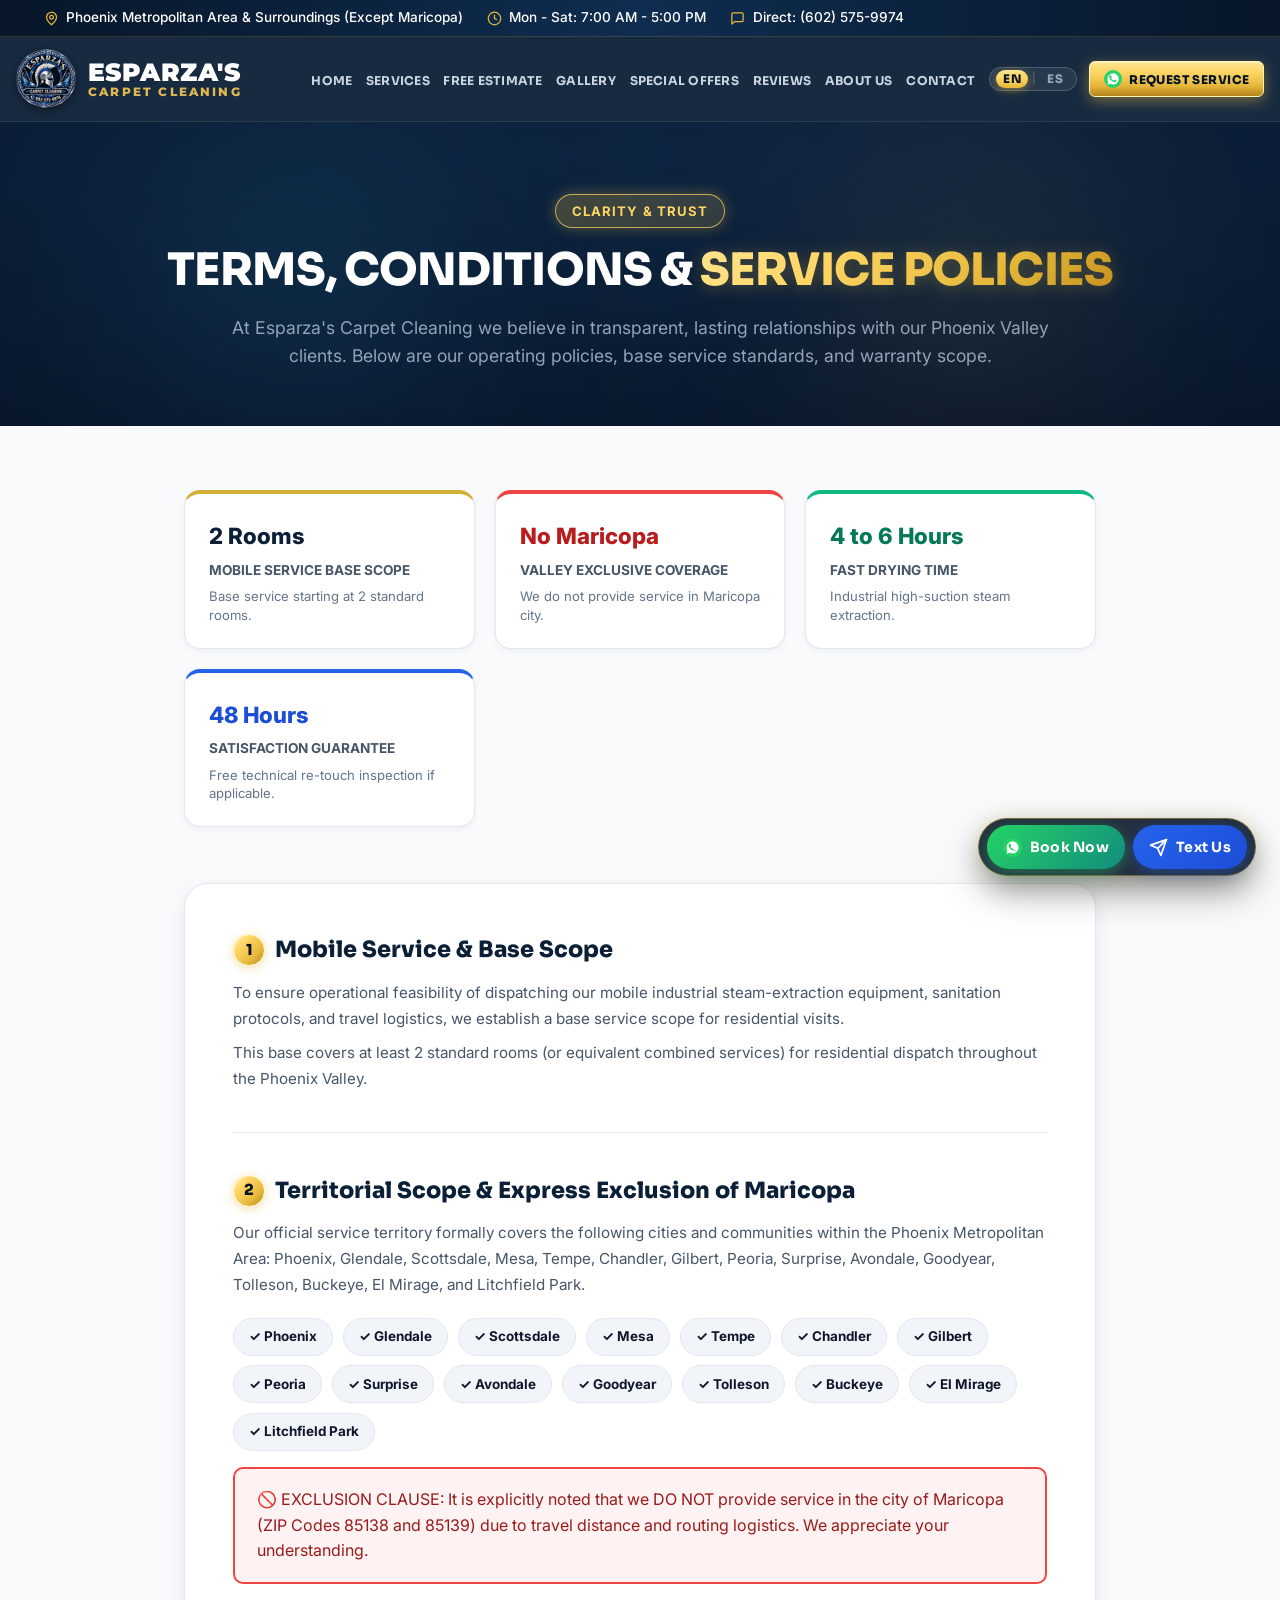
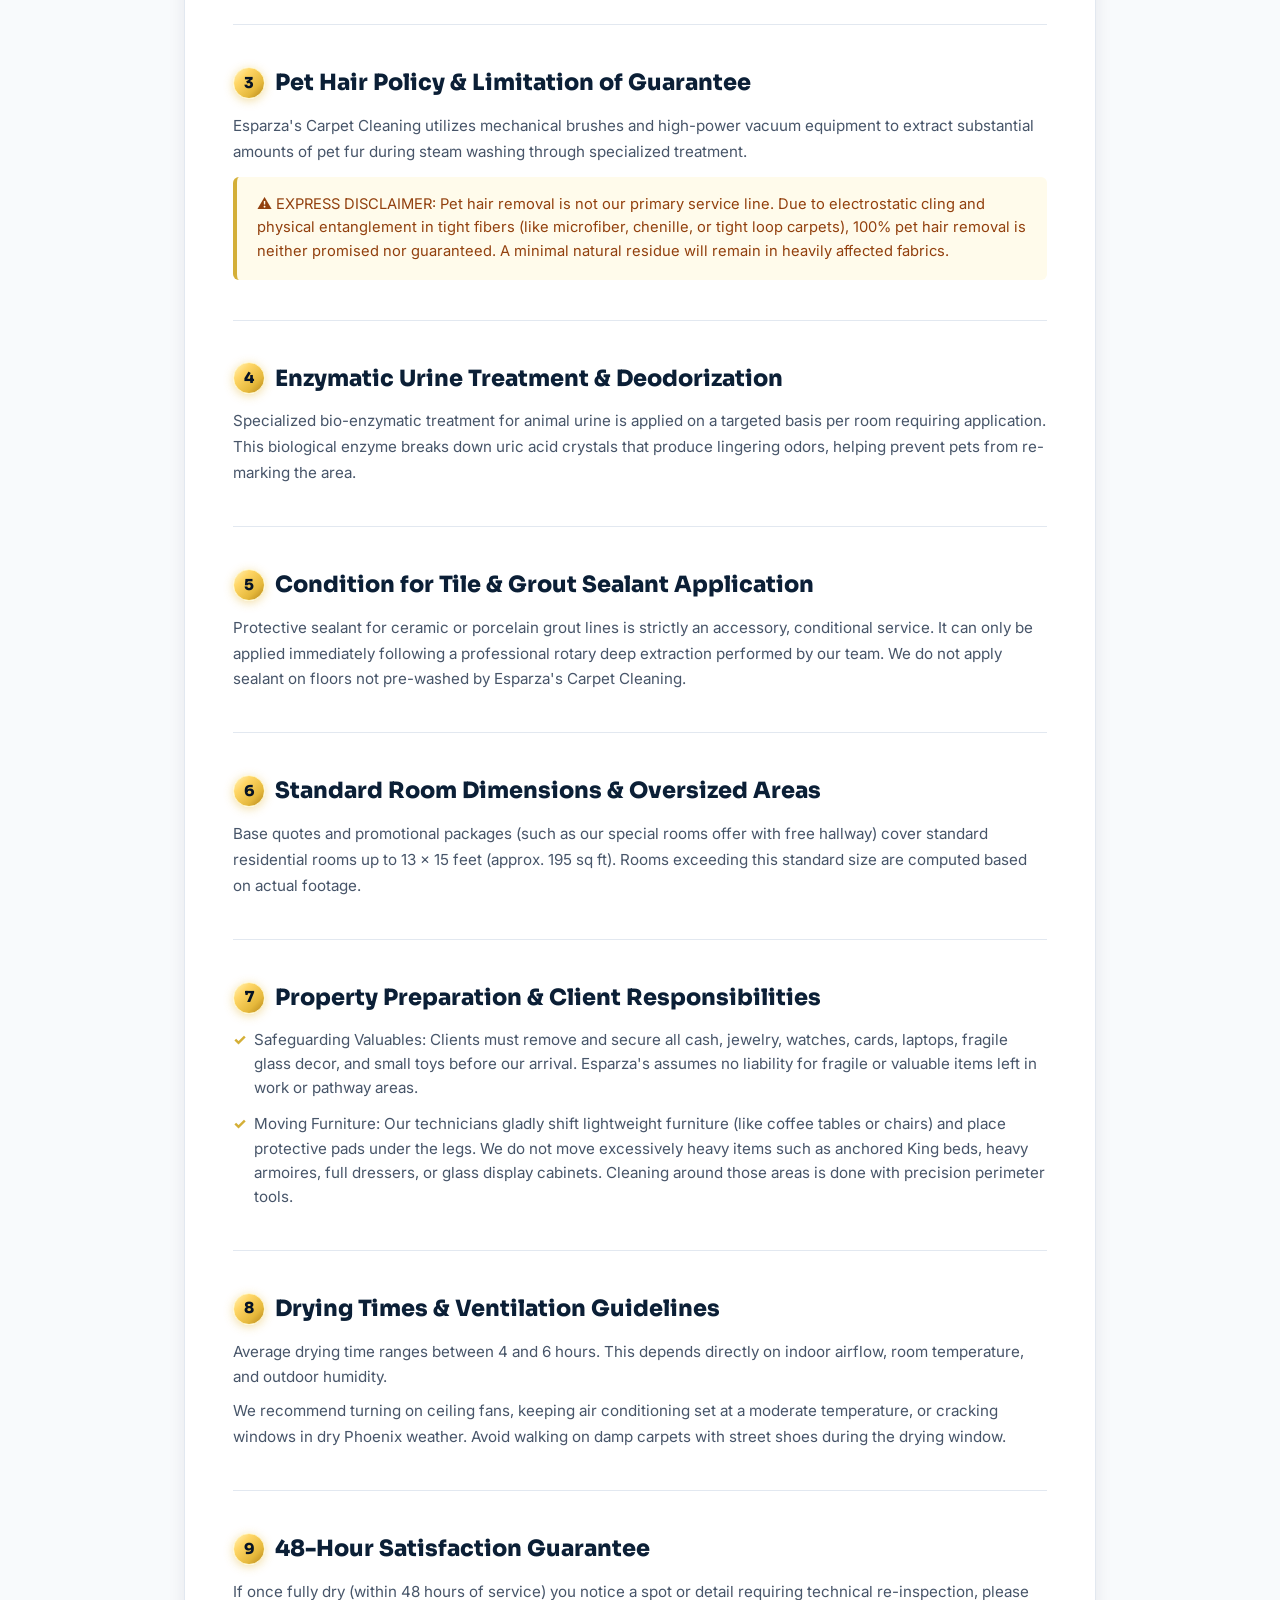
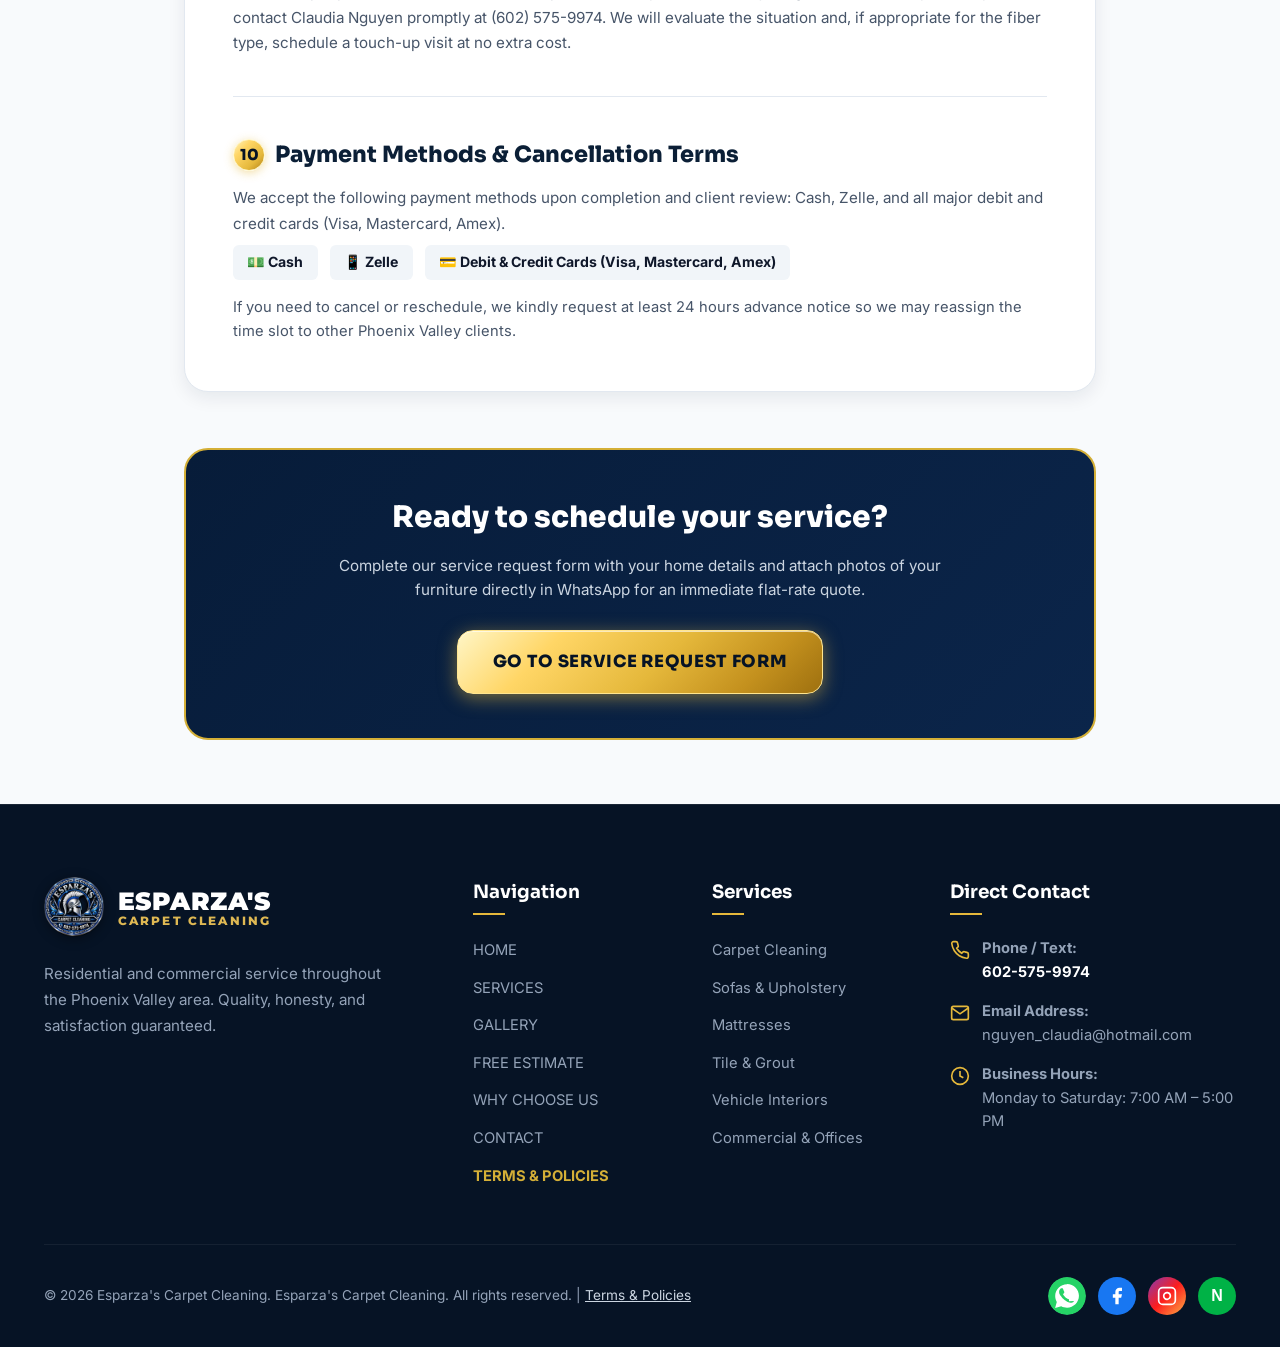
<file: terminos.html>
<!DOCTYPE html>
<html lang="en">
<head>
  <meta charset="UTF-8">
  <meta name="viewport" content="width=device-width, initial-scale=1.0">
  <title>Service Terms &amp; Policies | Esparza's Carpet Cleaning</title>
  <meta name="description" content="Terms and conditions, mobile service policies, base scope, Phoenix Valley coverage area, satisfaction guarantee, and care instructions for Esparza's Carpet Cleaning.">
  <link rel="stylesheet" href="css/styles.css">
  <link rel="stylesheet" href="css/components.css">
  <link rel="icon" type="image/png" href="assets/images/logo-spartan.png">
</head>
<body>

  <!-- Top Notice Bar -->
  <div class="top-notice-bar">
    <div class="container">
      <div class="top-notice-info">
        <span class="top-notice-item">
          <svg width="15" height="15" viewBox="0 0 24 24" fill="none" stroke="currentColor" stroke-width="2"><path d="M12 2a8 8 0 0 0-8 8c0 5.25 8 12 8 12s8-6.75 8-12a8 8 0 0 0-8-8z"/><circle cx="12" cy="10" r="3"/></svg>
          <span data-i18n="top_area">Phoenix Metropolitan Area &amp; Surroundings (Except Maricopa)</span>
        </span>
        <span class="top-notice-item">
          <svg width="15" height="15" viewBox="0 0 24 24" fill="none" stroke="currentColor" stroke-width="2"><circle cx="12" cy="12" r="10"/><polyline points="12 6 12 12 16 14"/></svg>
          <span data-i18n="top_hours">Mon - Sat: 7:00 AM - 5:00 PM</span>
        </span>
        <span class="top-notice-item">
          <svg width="15" height="15" viewBox="0 0 24 24" fill="none" stroke="currentColor" stroke-width="2" stroke-linecap="round" stroke-linejoin="round"><path d="M21 15a2 2 0 0 1-2 2H7l-4 4V5a2 2 0 0 1 2-2h14a2 2 0 0 1 2 2z"/></svg>
          <span data-i18n="top_direct">Direct / SMS: (602) 575-9974</span>
        </span>
      </div>
    </div>
  </div>

  <!-- Header -->
  <header class="site-header">
    <div class="container header-inner">
      <a href="index.html" class="brand-logo" title="Esparza's Carpet Cleaning">
        <img src="assets/images/logo-spartan.png" alt="Esparza's Carpet Cleaning Logo" width="60" height="60" data-i18n-alt="logo_main_alt">
        <div class="logo-text-group">
          <span class="logo-main-text">ESPARZA'S</span>
          <span class="logo-sub-text">CARPET CLEANING</span>
        </div>
      </a>

      <nav class="main-nav">
        <ul class="nav-links">
          <li><a href="index.html" class="nav-link" data-i18n="nav_inicio">HOME</a></li>
          <li><a href="servicios.html" class="nav-link" data-i18n="nav_servicios">SERVICES</a></li>
          <li><a href="index.html#tarifas" class="nav-link" data-i18n="nav_tarifas">FREE ESTIMATE</a></li>
          <li><a href="galeria.html" class="nav-link" data-i18n="nav_galeria">GALLERY</a></li>
          <li><a href="index.html#promociones" class="nav-link" data-i18n="nav_promociones">SPECIAL OFFERS</a></li>
          <li><a href="index.html#comentarios" class="nav-link" data-i18n="nav_resenas">REVIEWS</a></li>
          <li><a href="nosotros.html" class="nav-link" data-i18n="nav_nosotros">ABOUT US</a></li>
          <li><a href="contacto.html" class="nav-link" data-i18n="nav_contacto">CONTACT</a></li>
        </ul>

        <!-- Language Switcher (Desktop) -->
        <div class="lang-switch-container">
          <button type="button" class="lang-btn active" data-lang="en">EN</button>
          <span class="lang-separator">|</span>
          <button type="button" class="lang-btn" data-lang="es">ES</button>
        </div>

        <a href="solicitud.html" class="btn-nav-gold">
          <svg width="20" height="20" viewBox="0 0 24 24" fill="none" style="flex-shrink: 0;"><circle cx="12" cy="12" r="12" fill="#25D366"/><path d="M12.04 4.5c-4.14 0-7.5 3.36-7.5 7.5 0 1.33.35 2.62 1.01 3.75L4.5 19.5l3.86-1.01c1.1.6 2.34.91 3.68.91 4.14 0 7.5-3.36 7.5-7.5s-3.36-7.5-7.5-7.5zm4.45 10.63c-.19.53-1.09 1.01-1.54 1.07-.39.06-.9.08-1.46-.1-.34-.11-.79-.26-1.37-.51-2.43-1.05-4-3.52-4.12-3.68-.12-.16-.99-1.32-.99-2.51 0-1.19.63-1.78.85-2.02.22-.24.48-.3.64-.3.16 0 .32 0 .46.01.15.01.35-.06.55.42.21.49.71 1.74.77 1.87.06.13.1.28.02.44-.08.16-.12.26-.24.4-.12.14-.26.31-.37.42-.12.12-.25.25-.11.49.14.24.62 1.02 1.33 1.65.91.81 1.68 1.06 1.92 1.18.24.12.38.1.52-.06.14-.16.6-.7.76-.94.16-.24.32-.2.53-.12.21.08 1.33.63 1.56.74.23.12.38.18.44.27.06.1.06.57-.13 1.1z" fill="#FFFFFF"/></svg>
          <span data-i18n="nav_cta">REQUEST SERVICE</span>
        </a>
      </nav>

      <button class="mobile-toggle-btn" aria-label="Mobile Navigation Menu" data-i18n-aria="nav_menu_aria">
        <svg width="26" height="26" viewBox="0 0 24 24" fill="none" stroke="currentColor" stroke-width="2.5"><path d="M4 6h16M4 12h16M4 18h16"/></svg>
      </button>
    </div>
  </header>

  <!-- Mobile Drawer -->
  <div class="mobile-menu-drawer">
    <div style="display: flex; justify-content: center; margin-bottom: 1.5rem;">
      <div class="lang-switch-container">
        <button type="button" class="lang-btn active" data-lang="en">EN</button>
        <span class="lang-separator">|</span>
        <button type="button" class="lang-btn" data-lang="es">ES</button>
      </div>
    </div>

    <ul class="mobile-nav-links">
      <li><a href="index.html" class="nav-link" data-i18n="nav_inicio">HOME</a></li>
      <li><a href="servicios.html" class="nav-link" data-i18n="nav_servicios">SERVICES</a></li>
      <li><a href="index.html#tarifas" class="nav-link" data-i18n="nav_tarifas">FREE ESTIMATE</a></li>
      <li><a href="galeria.html" class="nav-link" data-i18n="nav_galeria">GALLERY</a></li>
      <li><a href="index.html#promociones" class="nav-link" data-i18n="nav_promociones">SPECIAL OFFERS</a></li>
      <li><a href="index.html#comentarios" class="nav-link" data-i18n="nav_resenas">REVIEWS</a></li>
      <li><a href="nosotros.html" class="nav-link" data-i18n="nav_nosotros">ABOUT US</a></li>
      <li><a href="contacto.html" class="nav-link" data-i18n="nav_contacto">CONTACT</a></li>
    </ul>
    <div style="margin-top: 1.5rem; display: flex; flex-direction: column; gap: 1rem;">
      <a href="solicitud.html" class="btn-nav-gold" style="width: 100%; justify-content: center;">
        <svg width="20" height="20" viewBox="0 0 24 24" fill="none" style="flex-shrink: 0;"><circle cx="12" cy="12" r="12" fill="#25D366"/><path d="M12.04 4.5c-4.14 0-7.5 3.36-7.5 7.5 0 1.33.35 2.62 1.01 3.75L4.5 19.5l3.86-1.01c1.1.6 2.34.91 3.68.91 4.14 0 7.5-3.36 7.5-7.5s-3.36-7.5-7.5-7.5zm4.45 10.63c-.19.53-1.09 1.01-1.54 1.07-.39.06-.9.08-1.46-.1-.34-.11-.79-.26-1.37-.51-2.43-1.05-4-3.52-4.12-3.68-.12-.16-.99-1.32-.99-2.51 0-1.19.63-1.78.85-2.02.22-.24.48-.3.64-.3.16 0 .32 0 .46.01.15.01.35-.06.55.42.21.49.71 1.74.77 1.87.06.13.1.28.02.44-.08.16-.12.26-.24.4-.12.14-.26.31-.37.42-.12.12-.25.25-.11.49.14.24.62 1.02 1.33 1.65.91.81 1.68 1.06 1.92 1.18.24.12.38.1.52-.06.14-.16.6-.7.76-.94.16-.24.32-.2.53-.12.21.08 1.33.63 1.56.74.23.12.38.18.44.27.06.1.06.57-.13 1.1z" fill="#FFFFFF"/></svg>
        <span data-i18n="nav_cta">REQUEST SERVICE</span>
      </a>
      <a href="tel:6025759974" class="btn btn-secondary" style="width: 100%; justify-content: center;" data-i18n="nav_call">Call: (602) 575-9974</a>
    </div>
  </div>

  <main>
    <!-- PAGE HERO -->
    <section class="section-dark" style="position: relative; overflow: hidden; padding: 4.5rem 0 3.5rem 0; background: radial-gradient(120% 120% at 50% 10%, #0c2340 0%, #061325 100%);">
      <div class="ambient-glow-orb orb-amber" style="top: -60px; right: 8%; width: 420px; height: 420px;"></div>
      <div class="ambient-glow-orb orb-azure" style="bottom: -80px; left: 5%; width: 450px; height: 450px;"></div>

      <div class="container reveal-on-scroll" style="text-align: center; position: relative; z-index: 2;">
        <span class="section-badge gold" data-i18n="ter_hero_badge">Clarity &amp; Trust</span>
        <h1 class="section-title" style="font-size: 2.8rem;"><span data-i18n="ter_hero_title_1">TERMS, CONDITIONS &amp;</span> <span class="highlight" data-i18n="ter_hero_title_2">SERVICE POLICIES</span></h1>
        <p class="section-subtitle" style="max-width: 820px; margin: 0 auto;" data-i18n="ter_hero_sub">
          At Esparza's Carpet Cleaning we believe in transparent, lasting relationships with our Phoenix Valley clients. Below are our operating policies, base service standards, and warranty scope.
        </p>
      </div>
    </section>

    <!-- CONTENIDO LEGAL Y ARTÍCULOS -->
    <section class="section section-light" style="padding: 4rem 0;">
      <div class="container" style="max-width: 960px;">

        <!-- Resumen de 4 Claves Principales -->
        <div style="display: grid; grid-template-columns: repeat(auto-fit, minmax(220px, 1fr)); gap: 1.25rem; margin-bottom: 3.5rem;">
          <div style="background: #FFFFFF; border-radius: var(--radius-md); padding: 1.5rem; border: 1px solid var(--color-border-light); border-top: 4px solid #D4AF37; box-shadow: var(--shadow-sm);">
            <div style="font-size: 1.4rem; font-weight: 800; color: var(--color-primary); margin-bottom: 0.35rem;">2 Rooms</div>
            <div style="font-size: 0.85rem; font-weight: 700; color: #475569; text-transform: uppercase;"><span data-i18n="ter_card1_title">Mobile Service Base Scope</span></div>
            <p style="font-size: 0.82rem; color: #64748B; margin-top: 0.35rem; line-height: 1.4;"><span data-i18n="ter_card1_sub">Base service starting at 2 standard rooms.</span></p>
          </div>

          <div style="background: #FFFFFF; border-radius: var(--radius-md); padding: 1.5rem; border: 1px solid var(--color-border-light); border-top: 4px solid #EF4444; box-shadow: var(--shadow-sm);">
            <div style="font-size: 1.4rem; font-weight: 800; color: #B91C1C; margin-bottom: 0.35rem;" data-i18n="ter_card2_val">No Maricopa</div>
            <div style="font-size: 0.85rem; font-weight: 700; color: #475569; text-transform: uppercase;"><span data-i18n="ter_card2_title">Valley Exclusive Coverage</span></div>
            <p style="font-size: 0.82rem; color: #64748B; margin-top: 0.35rem; line-height: 1.4;"><span data-i18n="ter_card2_sub">We do not provide service in Maricopa city.</span></p>
          </div>

          <div style="background: #FFFFFF; border-radius: var(--radius-md); padding: 1.5rem; border: 1px solid var(--color-border-light); border-top: 4px solid #10B981; box-shadow: var(--shadow-sm);">
            <div style="font-size: 1.4rem; font-weight: 800; color: #047857; margin-bottom: 0.35rem;" data-i18n="ter_card3_val">4 to 6 Hours</div>
            <div style="font-size: 0.85rem; font-weight: 700; color: #475569; text-transform: uppercase;"><span data-i18n="ter_card3_title">Fast Drying Time</span></div>
            <p style="font-size: 0.82rem; color: #64748B; margin-top: 0.35rem; line-height: 1.4;"><span data-i18n="ter_card3_sub">Industrial high-suction steam extraction.</span></p>
          </div>

          <div style="background: #FFFFFF; border-radius: var(--radius-md); padding: 1.5rem; border: 1px solid var(--color-border-light); border-top: 4px solid #2563EB; box-shadow: var(--shadow-sm);">
            <div style="font-size: 1.4rem; font-weight: 800; color: #1D4ED8; margin-bottom: 0.35rem;" data-i18n="ter_card4_val">48 Hours</div>
            <div style="font-size: 0.85rem; font-weight: 700; color: #475569; text-transform: uppercase;"><span data-i18n="ter_card4_title">Satisfaction Guarantee</span></div>
            <p style="font-size: 0.82rem; color: #64748B; margin-top: 0.35rem; line-height: 1.4;"><span data-i18n="ter_card4_sub">Free technical re-touch inspection if applicable.</span></p>
          </div>
        </div>

        <!-- Cláusulas y Artículos Detallados -->
        <div style="background: #FFFFFF; border-radius: var(--radius-lg); padding: 3rem; box-shadow: var(--shadow-md); border: 1px solid var(--color-border-light); display: flex; flex-direction: column; gap: 2.5rem;">

          <!-- ARTÍCULO 1 -->
          <div>
            <h2 style="font-family: var(--font-heading); font-size: 1.4rem; font-weight: 800; color: var(--color-primary); margin-bottom: 0.75rem; display: flex; align-items: center; gap: 0.6rem;">
              <span class="form-step-badge" style="width: 32px; height: 32px; font-size: 0.95rem;">1</span>
              <span data-i18n="ter_art1_title">Mobile Service &amp; Base Scope</span>
            </h2>
            <p style="color: #475569; font-size: 0.95rem; line-height: 1.7; margin-bottom: 0.5rem;" data-i18n="ter_art1_p1">
              To ensure operational feasibility of dispatching our mobile industrial steam-extraction equipment, sanitation protocols, and travel logistics, we establish a base service scope for residential visits.
            </p>
            <p style="color: #475569; font-size: 0.95rem; line-height: 1.7;" data-i18n="ter_art1_p2">
              This base covers at least 2 standard rooms (or equivalent combined services) for residential dispatch throughout the Phoenix Valley.
            </p>
          </div>

          <hr style="border: 0; border-top: 1px solid #E2E8F0;">

          <!-- ARTÍCULO 2 -->
          <div>
            <h2 style="font-family: var(--font-heading); font-size: 1.4rem; font-weight: 800; color: var(--color-primary); margin-bottom: 0.75rem; display: flex; align-items: center; gap: 0.6rem;">
              <span class="form-step-badge" style="width: 32px; height: 32px; font-size: 0.95rem;">2</span>
              <span data-i18n="ter_art2_title">Territorial Scope &amp; Express Exclusion of Maricopa</span>
            </h2>
            <p style="color: #475569; font-size: 0.95rem; line-height: 1.7; margin-bottom: 0.75rem;" data-i18n="ter_art2_p">
              Our official service territory formally covers the following cities and communities within the Phoenix Metropolitan Area: Phoenix, Glendale, Scottsdale, Mesa, Tempe, Chandler, Gilbert, Peoria, Surprise, Avondale, Goodyear, Tolleson, Buckeye, El Mirage, and Litchfield Park.
            </p>
            <div class="map-cities-pills" style="margin-bottom: 1rem;">
              <span class="map-city-pill">✓ Phoenix</span>
              <span class="map-city-pill">✓ Glendale</span>
              <span class="map-city-pill">✓ Scottsdale</span>
              <span class="map-city-pill">✓ Mesa</span>
              <span class="map-city-pill">✓ Tempe</span>
              <span class="map-city-pill">✓ Chandler</span>
              <span class="map-city-pill">✓ Gilbert</span>
              <span class="map-city-pill">✓ Peoria</span>
              <span class="map-city-pill">✓ Surprise</span>
              <span class="map-city-pill">✓ Avondale</span>
              <span class="map-city-pill">✓ Goodyear</span>
              <span class="map-city-pill">✓ Tolleson</span>
              <span class="map-city-pill">✓ Buckeye</span>
              <span class="map-city-pill">✓ El Mirage</span>
              <span class="map-city-pill">✓ Litchfield Park</span>
            </div>
            <div style="background: #FEF2F2; border: 2px solid #EF4444; border-radius: 10px; padding: 1.15rem 1.4rem; color: #991B1B;" data-i18n="ter_art2_warn">
              🚫 EXCLUSION CLAUSE: It is explicitly noted that we DO NOT provide service in the city of Maricopa (ZIP Codes 85138 and 85139) due to travel distance and routing logistics. We appreciate your understanding.
            </div>
          </div>

          <hr style="border: 0; border-top: 1px solid #E2E8F0;">

          <!-- ARTÍCULO 3 -->
          <div>
            <h2 style="font-family: var(--font-heading); font-size: 1.4rem; font-weight: 800; color: var(--color-primary); margin-bottom: 0.75rem; display: flex; align-items: center; gap: 0.6rem;">
              <span class="form-step-badge" style="width: 32px; height: 32px; font-size: 0.95rem;">3</span>
              <span data-i18n="ter_art3_title">Pet Hair Policy &amp; Limitation of Guarantee</span>
            </h2>
            <p style="color: #475569; font-size: 0.95rem; line-height: 1.7; margin-bottom: 0.75rem;" data-i18n="ter_art3_p">
              Esparza's Carpet Cleaning utilizes mechanical brushes and high-power vacuum equipment to extract substantial amounts of pet fur during steam washing through specialized treatment.
            </p>
            <div style="background: #FFFBEB; border-left: 4px solid #D4AF37; padding: 1rem 1.25rem; border-radius: 6px; font-size: 0.92rem; color: #92400E; line-height: 1.6;" data-i18n="ter_art3_warn">
              <strong>⚠️ EXPRESS DISCLAIMER:</strong> Pet hair removal is not our primary service line. Due to electrostatic cling and physical entanglement in tight fibers (like microfiber, chenille, or tight loop carpets), 100% pet hair removal is neither promised nor guaranteed. A minimal natural residue will remain in heavily affected fabrics.
            </div>
          </div>

          <hr style="border: 0; border-top: 1px solid #E2E8F0;">

          <!-- ARTÍCULO 4 -->
          <div>
            <h2 style="font-family: var(--font-heading); font-size: 1.4rem; font-weight: 800; color: var(--color-primary); margin-bottom: 0.75rem; display: flex; align-items: center; gap: 0.6rem;">
              <span class="form-step-badge" style="width: 32px; height: 32px; font-size: 0.95rem;">4</span>
              <span data-i18n="ter_art4_title">Enzymatic Urine Treatment &amp; Deodorization</span>
            </h2>
            <p style="color: #475569; font-size: 0.95rem; line-height: 1.7;" data-i18n="ter_art4_p">
              Specialized bio-enzymatic treatment for animal urine is applied on a targeted basis per room requiring application. This biological enzyme breaks down uric acid crystals that produce lingering odors, helping prevent pets from re-marking the area.
            </p>
          </div>

          <hr style="border: 0; border-top: 1px solid #E2E8F0;">

          <!-- ARTÍCULO 5 -->
          <div>
            <h2 style="font-family: var(--font-heading); font-size: 1.4rem; font-weight: 800; color: var(--color-primary); margin-bottom: 0.75rem; display: flex; align-items: center; gap: 0.6rem;">
              <span class="form-step-badge" style="width: 32px; height: 32px; font-size: 0.95rem;">5</span>
              <span data-i18n="ter_art5_title">Condition for Tile &amp; Grout Sealant Application</span>
            </h2>
            <p style="color: #475569; font-size: 0.95rem; line-height: 1.7;" data-i18n="ter_art5_p">
              Protective sealant for ceramic or porcelain grout lines is strictly an accessory, conditional service. It can only be applied immediately following a professional rotary deep extraction performed by our team. We do not apply sealant on floors not pre-washed by Esparza's Carpet Cleaning.
            </p>
          </div>

          <hr style="border: 0; border-top: 1px solid #E2E8F0;">

          <!-- ARTÍCULO 6 -->
          <div>
            <h2 style="font-family: var(--font-heading); font-size: 1.4rem; font-weight: 800; color: var(--color-primary); margin-bottom: 0.75rem; display: flex; align-items: center; gap: 0.6rem;">
              <span class="form-step-badge" style="width: 32px; height: 32px; font-size: 0.95rem;">6</span>
              <span data-i18n="ter_art6_title">Standard Room Dimensions &amp; Oversized Areas</span>
            </h2>
            <p style="color: #475569; font-size: 0.95rem; line-height: 1.7;" data-i18n="ter_art6_p">
              Base quotes and promotional packages (such as our special rooms offer with free hallway) cover standard residential rooms up to 13 × 15 feet (approx. 195 sq ft). Rooms exceeding this standard size are computed based on actual footage.
            </p>
          </div>

          <hr style="border: 0; border-top: 1px solid #E2E8F0;">

          <!-- ARTÍCULO 7 -->
          <div>
            <h2 style="font-family: var(--font-heading); font-size: 1.4rem; font-weight: 800; color: var(--color-primary); margin-bottom: 0.75rem; display: flex; align-items: center; gap: 0.6rem;">
              <span class="form-step-badge" style="width: 32px; height: 32px; font-size: 0.95rem;">7</span>
              <span data-i18n="ter_art7_title">Property Preparation &amp; Client Responsibilities</span>
            </h2>
            <ul style="list-style: none; display: flex; flex-direction: column; gap: 0.75rem; color: #475569; font-size: 0.95rem; line-height: 1.6; padding-left: 0;">
              <li style="display: flex; align-items: flex-start; gap: 0.5rem;">
                <span style="color: #D4AF37; font-weight: 800;">✓</span>
                <span data-i18n="ter_art7_li1"><strong>Safeguarding Valuables:</strong> Clients must remove and secure all cash, jewelry, watches, cards, laptops, fragile glass decor, and small toys before our arrival. Esparza's assumes no liability for fragile or valuable items left in work or pathway areas.</span>
              </li>
              <li style="display: flex; align-items: flex-start; gap: 0.5rem;">
                <span style="color: #D4AF37; font-weight: 800;">✓</span>
                <span data-i18n="ter_art7_li2"><strong>Moving Furniture:</strong> Our technicians gladly shift lightweight furniture (like coffee tables or chairs) and place protective pads under the legs. We do not move excessively heavy items such as anchored King beds, heavy armoires, full dressers, or glass display cabinets. Cleaning around those areas is done with precision perimeter tools.</span>
              </li>
            </ul>
          </div>

          <hr style="border: 0; border-top: 1px solid #E2E8F0;">

          <!-- ARTÍCULO 8 -->
          <div>
            <h2 style="font-family: var(--font-heading); font-size: 1.4rem; font-weight: 800; color: var(--color-primary); margin-bottom: 0.75rem; display: flex; align-items: center; gap: 0.6rem;">
              <span class="form-step-badge" style="width: 32px; height: 32px; font-size: 0.95rem;">8</span>
              <span data-i18n="ter_art8_title">Drying Times &amp; Ventilation Guidelines</span>
            </h2>
            <p style="color: #475569; font-size: 0.95rem; line-height: 1.7; margin-bottom: 0.5rem;" data-i18n="ter_art8_p1">
              Average drying time ranges between 4 and 6 hours. This depends directly on indoor airflow, room temperature, and outdoor humidity.
            </p>
            <p style="color: #475569; font-size: 0.95rem; line-height: 1.7;" data-i18n="ter_art8_p2">
              We recommend turning on ceiling fans, keeping air conditioning set at a moderate temperature, or cracking windows in dry Phoenix weather. Avoid walking on damp carpets with street shoes during the drying window.
            </p>
          </div>

          <hr style="border: 0; border-top: 1px solid #E2E8F0;">

          <!-- ARTÍCULO 9 -->
          <div>
            <h2 style="font-family: var(--font-heading); font-size: 1.4rem; font-weight: 800; color: var(--color-primary); margin-bottom: 0.75rem; display: flex; align-items: center; gap: 0.6rem;">
              <span class="form-step-badge" style="width: 32px; height: 32px; font-size: 0.95rem;">9</span>
              <span data-i18n="ter_art9_title">48-Hour Satisfaction Guarantee</span>
            </h2>
            <p style="color: #475569; font-size: 0.95rem; line-height: 1.7;" data-i18n="ter_art9_p">
              If once fully dry (within 48 hours of service) you notice a spot or detail requiring technical re-inspection, please contact Claudia Nguyen promptly at (602) 575-9974. We will evaluate the situation and, if appropriate for the fiber type, schedule a touch-up visit at no extra cost.
            </p>
          </div>

          <hr style="border: 0; border-top: 1px solid #E2E8F0;">

          <!-- ARTÍCULO 10 -->
          <div>
            <h2 style="font-family: var(--font-heading); font-size: 1.4rem; font-weight: 800; color: var(--color-primary); margin-bottom: 0.75rem; display: flex; align-items: center; gap: 0.6rem;">
              <span class="form-step-badge" style="width: 32px; height: 32px; font-size: 0.95rem;">10</span>
              <span data-i18n="ter_art10_title">Payment Methods &amp; Cancellation Terms</span>
            </h2>
            <p style="color: #475569; font-size: 0.95rem; line-height: 1.7; margin-bottom: 0.5rem;" data-i18n="ter_art10_p1">
              We accept the following payment methods upon completion and client review: Cash, Zelle, and all major debit and credit cards (Visa, Mastercard, Amex).
            </p>
            <ul style="list-style: none; display: flex; flex-wrap: wrap; gap: 0.75rem; margin-bottom: 1rem; padding-left: 0;">
              <li style="background: #F1F5F9; padding: 0.4rem 0.9rem; border-radius: 6px; font-weight: 700; font-size: 0.88rem; color: #0F172A;">💵 Cash</li>
              <li style="background: #F1F5F9; padding: 0.4rem 0.9rem; border-radius: 6px; font-weight: 700; font-size: 0.88rem; color: #0F172A;">📱 Zelle</li>
              <li style="background: #F1F5F9; padding: 0.4rem 0.9rem; border-radius: 6px; font-weight: 700; font-size: 0.88rem; color: #0F172A;">💳 Debit &amp; Credit Cards (Visa, Mastercard, Amex)</li>
            </ul>
            <p style="color: #475569; font-size: 0.92rem; line-height: 1.6;" data-i18n="ter_art10_p2">
              If you need to cancel or reschedule, we kindly request at least 24 hours advance notice so we may reassign the time slot to other Phoenix Valley clients.
            </p>
          </div>

        </div>

        <!-- CTA Directo hacia el Formulario de Solicitud -->
        <div style="text-align: center; margin-top: 3.5rem; background: linear-gradient(135deg, #071C39 0%, #0B254A 100%); border-radius: var(--radius-lg); padding: 2.75rem 2rem; color: #FFFFFF; border: 2px solid #D4AF37;">
          <h3 style="font-family: var(--font-heading); font-size: 1.85rem; font-weight: 800; margin-bottom: 0.75rem; color: #FFFFFF;" data-i18n="ter_cta_title">
            Ready to schedule your service?
          </h3>
          <p style="color: #CBD5E1; max-width: 620px; margin: 0 auto 1.75rem auto; font-size: 0.95rem; line-height: 1.6;" data-i18n="ter_cta_desc">
            Complete our service request form with your home details and attach photos of your furniture directly in WhatsApp for an immediate flat-rate quote.
          </p>
          <a href="solicitud.html" class="btn btn-primary btn-lg" style="font-size: 1.05rem;" data-i18n="ter_cta_btn">
            Go to Service Request Form
          </a>
        </div>

      </div>
    </section>
  </main>

  <!-- FOOTER -->
  <footer class="site-footer">
    <div class="container">
      <div class="footer-grid">
        <div class="footer-brand">
          <a href="index.html" class="brand-logo" style="display: inline-flex; align-items: center; gap: 0.85rem; text-decoration: none;">
            <img src="assets/images/logo-spartan.png" alt="Esparza's Logo" width="48" height="48" style="width: 48px; height: 48px; object-fit: contain; filter: drop-shadow(0 2px 6px rgba(0,0,0,0.4));" data-i18n-alt="logo_footer_alt">
            <div class="logo-text-group" style="display: flex; flex-direction: column;">
              <span class="logo-main-text" style="font-family: 'Montserrat', var(--font-heading); font-size: 1.4rem; font-weight: 900; color: #FFFFFF; line-height: 1.05; text-transform: uppercase;">ESPARZA'S</span>
              <span class="logo-sub-text" style="font-size: 0.72rem; font-weight: 800; color: #DEB853; text-transform: uppercase; letter-spacing: 0.18em;">CARPET CLEANING</span>
            </div>
          </a>
          <p data-i18n="footer_brand_desc">
            Deep steam injection and extraction specialists in Phoenix, AZ. Residential and commercial cleaning with eco-friendly products safe for your entire family.
          </p>
        </div>

        <div>
          <h4 class="footer-col-title" data-i18n="footer_nav_title">Navigation</h4>
          <ul class="footer-nav-list">
            <li><a href="index.html" data-i18n="nav_home">Home</a></li>
            <li><a href="servicios.html" data-i18n="nav_services">Our Services</a></li>
            <li><a href="galeria.html" data-i18n="nav_gallery">Before &amp; After Gallery</a></li>
            <li><a href="solicitud.html" data-i18n="nav_quote">Request Service</a></li>
            <li><a href="nosotros.html" data-i18n="nav_why">Why Esparza's?</a></li>
            <li><a href="contacto.html" data-i18n="nav_contact">Contact &amp; Coverage</a></li>
            <li><a href="terminos.html" style="color: #D4AF37; font-weight: 700;" data-i18n="nav_terms">Terms &amp; Policies</a></li>
          </ul>
        </div>

        <div>
          <h4 class="footer-col-title" data-i18n="footer_services_title">Services</h4>
          <ul class="footer-nav-list">
            <li><a href="servicios.html#alfombras" data-i18n="footer_srv_carpet">Carpet Cleaning</a></li>
            <li><a href="servicios.html#sofas" data-i18n="footer_srv_sofas">Couches &amp; Sofas</a></li>
            <li><a href="servicios.html#colchones" data-i18n="footer_srv_mattress">Mattresses</a></li>
            <li><a href="servicios.html#pisos" data-i18n="footer_srv_tile">Tile &amp; Grout</a></li>
            <li><a href="servicios.html#vehiculos" data-i18n="footer_srv_cars">Auto Interiors</a></li>
            <li><a href="servicios.html#comercial" data-i18n="footer_srv_comm">Commercial &amp; Airbnb</a></li>
          </ul>
        </div>

        <div>
          <h4 class="footer-col-title" data-i18n="footer_contact_title">Contact</h4>
          <ul class="footer-contact-list">
            <li class="footer-contact-item">
              <svg width="20" height="20" viewBox="0 0 24 24" fill="none" stroke="currentColor" stroke-width="2"><path d="M22 16.92v3a2 2 0 0 1-2.18 2 19.79 19.79 0 0 1-8.63-3.07 19.5 19.5 0 0 1-6-6 19.79 19.79 0 0 1-3.07-8.67A2 2 0 0 1 4.11 2h3a2 2 0 0 1 2 1.72 12.84 12.84 0 0 0 .7 2.81 2 2 0 0 1-.45 2.11L8.09 9.91a16 16 0 0 0 6 6l1.27-1.27a2 2 0 0 1 2.11-.45 12.84 12.84 0 0 0 2.81.7A2 2 0 0 1 22 16.92z"/></svg>
              <div>
                <strong data-i18n="footer_lbl_phone">Phone:</strong><br>
                <a href="tel:6025759974" style="color:#FFFFFF; font-weight:700;">602-575-9974</a>
              </div>
            </li>
            <li class="footer-contact-item">
              <svg width="20" height="20" viewBox="0 0 24 24" fill="none" stroke="currentColor" stroke-width="2"><path d="M4 4h16c1.1 0 2 .9 2 2v12c0 1.1-.9 2-2 2H4c-1.1 0-2-.9-2-2V6c0-1.1.9-2 2-2z"/><polyline points="22,6 12,13 2,6"/></svg>
              <div>
                <strong data-i18n="footer_lbl_email">Email:</strong><br>
                <a href="mailto:nguyen_claudia@hotmail.com" style="word-break: break-all;">nguyen_claudia@hotmail.com</a>
              </div>
            </li>
            <li class="footer-contact-item">
              <svg width="20" height="20" viewBox="0 0 24 24" fill="none" stroke="currentColor" stroke-width="2"><circle cx="12" cy="12" r="10"/><polyline points="12 6 12 12 16 14"/></svg>
              <div>
                <strong data-i18n="footer_lbl_hours">Hours:</strong><br>
                <span data-i18n="con_hours_val">Monday to Saturday: 7:00 AM – 5:00 PM</span>
              </div>
            </li>
          </ul>
        </div>
      </div>

      <div class="footer-bottom">
        <div>
          &copy; <span class="current-year">2026</span> Esparza's Carpet Cleaning. <span data-i18n="footer_rights">All rights reserved.</span> | <a href="terminos.html" style="color: #CBD5E1; text-decoration: underline;" data-i18n="footer_terms">Terms &amp; Policies</a>
        </div>
        <div class="footer-social-links" style="display: flex; gap: 0.75rem; align-items: center;">
          <a href="https://wa.me/16025759974" target="_blank" rel="noopener" class="social-icon-btn" title="WhatsApp Direct" style="display:inline-flex;align-items:center;justify-content:center;width:38px;height:38px;border-radius:50%;overflow:hidden;">
            <svg width="38" height="38" viewBox="0 0 24 24" fill="none">
              <circle cx="12" cy="12" r="12" fill="#25D366"/>
              <path d="M12.04 4.5c-4.14 0-7.5 3.36-7.5 7.5 0 1.33.35 2.62 1.01 3.75L4.5 19.5l3.86-1.01c1.1.6 2.34.91 3.68.91 4.14 0 7.5-3.36 7.5-7.5s-3.36-7.5-7.5-7.5zm4.45 10.63c-.19.53-1.09 1.01-1.54 1.07-.39.06-.9.08-1.46-.1-.34-.11-.79-.26-1.37-.51-2.43-1.05-4-3.52-4.12-3.68-.12-.16-.99-1.32-.99-2.51 0-1.19.63-1.78.85-2.02.22-.24.48-.3.64-.3.16 0 .32 0 .46.01.15.01.35-.06.55.42.21.49.71 1.74.77 1.87.06.13.1.28.02.44-.08.16-.12.26-.24.4-.12.14-.26.31-.37.42-.12.12-.25.25-.11.49.14.24.62 1.02 1.33 1.65.91.81 1.68 1.06 1.92 1.18.24.12.38.18.44.27.06.1.06.57-.13 1.1z" fill="#FFFFFF"/>
            </svg>
          </a>
          <a href="https://www.facebook.com/profile.php?id=100064240503033" target="_blank" rel="noopener" class="social-icon-btn" title="Facebook Oficial" style="display:inline-flex;align-items:center;justify-content:center;width:38px;height:38px;border-radius:50%;background:#1877F2;color:#FFF;">
            <svg width="20" height="20" viewBox="0 0 24 24" fill="currentColor"><path d="M18 2h-3a5 5 0 0 0-5 5v3H7v4h3v8h4v-8h3l1-4h-4V7a1 1 0 0 1 1-1h3z"/></svg>
          </a>
          <a href="https://www.instagram.com/esparzascarpetcleaning/" target="_blank" rel="noopener" class="social-icon-btn" title="Instagram Oficial" style="display:inline-flex;align-items:center;justify-content:center;width:38px;height:38px;border-radius:50%;background:linear-gradient(135deg, #833ab4, #fd1d1d, #fcb045);color:#FFF;">
            <svg width="20" height="20" viewBox="0 0 24 24" fill="none" stroke="currentColor" stroke-width="2"><rect x="2" y="2" width="20" height="20" rx="5"/><path d="M16 11.37A4 4 0 1 1 12.63 8 4 4 0 0 1 16 11.37z"/><line x1="17.5" y1="6.5" x2="17.51" y2="6.5"/></svg>
          </a>
          <a href="https://nextdoor.com/pages/esparzas-carpet-cleaning-phoenix-az/" target="_blank" rel="noopener" class="social-icon-btn" title="Nextdoor Phoenix" style="display:inline-flex;align-items:center;justify-content:center;width:38px;height:38px;border-radius:50%;background:#00B246;color:#FFF;font-weight:900;font-size:16px;">
            <span style="font-family:sans-serif;font-weight:900;">N</span>
          </a>
        </div>
      </div>
    </div>
  </footer>

  <!-- FLOATING STICKY CTA DOCK (WhatsApp & Direct SMS) -->
  <div class="floating-actions-dock">
    <a href="https://wa.me/16025759974?text=Hello%20Esparza's!%20I'd%20like%20to%20learn%20more%20about%20your%20services" target="_blank" rel="noopener" class="dock-btn dock-btn-schedule" title="WhatsApp">
      <svg class="dock-btn-icon" viewBox="0 0 24 24" fill="none">
        <circle cx="12" cy="12" r="12" fill="#25D366"/>
        <path d="M12.04 4.5c-4.14 0-7.5 3.36-7.5 7.5 0 1.33.35 2.62 1.01 3.75L4.5 19.5l3.86-1.01c1.1.6 2.34.91 3.68.91 4.14 0 7.5-3.36 7.5-7.5s-3.36-7.5-7.5-7.5zm4.45 10.63c-.19.53-1.09 1.01-1.54 1.07-.39.06-.9.08-1.46-.1-.34-.11-.79-.26-1.37-.51-2.43-1.05-4-3.52-4.12-3.68-.12-.16-.99-1.32-.99-2.51 0-1.19.63-1.78.85-2.02.22-.24.48-.3.64-.3.16 0 .32 0 .46.01.15.01.35-.06.55.42.21.49.71 1.74.77 1.87.06.13.1.28.02.44-.08.16-.12.26-.24.4-.12.14-.26.31-.37.42-.12.12-.25.25-.11.49.14.24.62 1.02 1.33 1.65.91.81 1.68 1.06 1.92 1.18.24.12.38.18.44.27.06.1.06.57-.13 1.1z" fill="#FFFFFF"/>
      </svg>
      <span class="dock-btn-label" data-i18n="dock_schedule">Book Now</span>
    </a>
    <a href="sms:16025759974" class="dock-btn dock-btn-call" title="Send SMS / Text Us">
      <svg class="dock-btn-icon" viewBox="0 0 24 24" fill="none" stroke="currentColor" stroke-width="2.2" stroke-linecap="round" stroke-linejoin="round">
        <line x1="22" y1="2" x2="11" y2="13"></line>
        <polygon points="22 2 15 22 11 13 2 9 22 2"></polygon>
      </svg>
      <span class="dock-btn-label" data-i18n="dock_call">Text Us</span>
    </a>
  </div>

  <script src="js/i18n.js"></script>
  <script src="js/main.js"></script>
</body>
</html>
</file>
<file: css/styles.css>
/* ==========================================================================
   Esparza's Carpet Cleaning - Global Stylesheet
   Color Palette: Deep Navy (#0B1F36), Luxury Metallic Gold (#D4AF37), Clean White (#FFFFFF)
   ========================================================================== */

@import url('https://fonts.googleapis.com/css2?family=Montserrat:wght@400;600;700;800;900&family=Sora:wght@300;400;500;600;700;800;900&family=Inter:wght@300;400;500;600;700;800&family=Outfit:wght@400;600;800&display=swap');

:root {
  /* Brand Colors */
  --color-primary-dark: #061325;
  --color-primary: #0B1F36;
  --color-primary-light: #133256;
  --color-primary-alt: #1a4270;
  --color-accent: #E5B83B;
  --color-accent-hover: #F3C958;
  --color-accent-bright: #FFE58F;
  --color-accent-light: #FFF9E6;
  --color-accent-dark: #B38218;
  --color-accent-deep: #8C620B;
  --color-accent-glow: rgba(229, 184, 59, 0.5);
  --gold-gradient: linear-gradient(135deg, #FFF6C7 0%, #FFD666 25%, #E5B83B 55%, #C4911E 80%, #9E700F 100%);
  --gold-metallic: linear-gradient(180deg, #FFF9D2 0%, #FFD700 25%, #E5B83B 60%, #B8860B 100%);
  --gold-shimmer: linear-gradient(90deg, #E5B83B 0%, #FFF5C0 50%, #E5B83B 100%);
  --gold-badge: linear-gradient(135deg, rgba(255, 246, 199, 0.25) 0%, rgba(229, 184, 59, 0.3) 50%, rgba(179, 130, 24, 0.22) 100%);

  /* Functional Colors */
  --color-whatsapp: #25D366;
  --color-whatsapp-hover: #1eb957;
  --color-phone: #2563EB;
  --color-phone-hover: #1d4ed8;
  --color-success: #10B981;
  --color-star: #FBBF24;

  /* Neutrals */
  --color-bg-light: #F8FAFC;
  --color-bg-card: #FFFFFF;
  --color-border-light: #E2E8F0;
  --color-text-dark: #0F172A;
  --color-text-muted: #64748B;
  --color-text-light: #F8FAFC;
  --color-text-light-muted: #94A3B8;

  /* Typography - Ultra-Modern 2026: Sora (Headings) + Inter (Body) */
  --font-heading: 'Sora', 'Outfit', -apple-system, BlinkMacSystemFont, 'Segoe UI', Roboto, sans-serif;
  --font-body: 'Inter', -apple-system, BlinkMacSystemFont, 'Segoe UI', Roboto, sans-serif;

  /* Shadows */
  --shadow-sm: 0 2px 6px rgba(0, 0, 0, 0.05);
  --shadow-md: 0 6px 18px rgba(11, 31, 54, 0.08);
  --shadow-lg: 0 14px 30px -6px rgba(11, 31, 54, 0.12), 0 8px 12px -6px rgba(11, 31, 54, 0.06);
  --shadow-xl: 0 24px 45px -10px rgba(6, 19, 37, 0.35);
  --shadow-glow: 0 0 30px var(--color-accent-glow);

  /* Spacing & Radii */
  --radius-sm: 8px;
  --radius-md: 16px;
  --radius-lg: 24px;
  --radius-full: 9999px;
  --transition-fast: 0.2s ease;
  --transition-normal: 0.35s cubic-bezier(0.16, 1, 0.3, 1);
  --transition-slow: 0.6s cubic-bezier(0.16, 1, 0.3, 1);
}

/* Reset & Base Setup */
*, *::before, *::after {
  box-sizing: border-box;
  margin: 0;
  padding: 0;
}

html {
  scroll-behavior: smooth;
  font-size: 16px;
  overflow-x: hidden;
  max-width: 100vw;
  width: 100%;
}

body {
  font-family: var(--font-body);
  background-color: var(--color-bg-light);
  color: var(--color-text-dark);
  line-height: 1.6;
  overflow-x: hidden;
  max-width: 100vw;
  width: 100%;
  position: relative;
  -webkit-font-smoothing: antialiased;
}

img, svg {
  display: block;
  max-width: 100%;
}

a {
  text-decoration: none;
  color: inherit;
  transition: color var(--transition-fast);
}

button, input, select, textarea {
  font-family: inherit;
}

/* Layout Utilities */
.container {
  width: 100%;
  max-width: 1240px;
  margin-left: auto;
  margin-right: auto;
  padding-left: 1.5rem;
  padding-right: 1.5rem;
}

.section {
  padding: 5rem 0;
  position: relative;
}

.section-dark {
  background-color: var(--color-primary);
  color: var(--color-text-light);
}

.section-navy-gradient {
  background: linear-gradient(180deg, var(--color-primary-dark) 0%, var(--color-primary) 50%, var(--color-primary-light) 100%);
  color: var(--color-text-light);
}

.section-light {
  background-color: var(--color-bg-light);
}

.section-white {
  background-color: #FFFFFF;
}

/* Section Header Styles */
.section-header {
  text-align: center;
  max-width: 760px;
  margin: 0 auto 3.5rem auto;
}

.section-badge {
  display: inline-flex;
  align-items: center;
  gap: 0.5rem;
  padding: 0.35rem 1rem;
  border-radius: var(--radius-full);
  font-size: 0.82rem;
  font-weight: 700;
  text-transform: uppercase;
  letter-spacing: 0.08em;
  margin-bottom: 1rem;
}

.section-badge.gold {
  background: linear-gradient(135deg, rgba(229, 184, 59, 0.18) 0%, rgba(255, 214, 102, 0.28) 100%);
  color: #B38218;
  border: 1px solid rgba(229, 184, 59, 0.55);
  box-shadow: 0 2px 8px rgba(229, 184, 59, 0.2);
}

.section-dark .section-badge.gold {
  background: linear-gradient(135deg, rgba(229, 184, 59, 0.25) 0%, rgba(255, 214, 102, 0.15) 100%);
  color: #FFD666;
  border: 1px solid rgba(255, 214, 102, 0.7);
  box-shadow: 0 0 14px rgba(229, 184, 59, 0.35);
}

.section-title {
  font-family: var(--font-heading);
  font-size: 2.35rem;
  font-weight: 800;
  line-height: 1.2;
  letter-spacing: -0.02em;
  margin-bottom: 1rem;
  color: var(--color-text-dark);
}

.section-dark .section-title {
  color: #FFFFFF;
}

.section-title span.highlight {
  background: linear-gradient(135deg, #FFE58F 0%, #FFD666 30%, #E5B83B 70%, #C4911E 100%);
  -webkit-background-clip: text;
  -webkit-text-fill-color: transparent;
  filter: drop-shadow(0 2px 8px rgba(229, 184, 59, 0.3));
}

.section-subtitle {
  font-size: 1.1rem;
  color: var(--color-text-muted);
}

.section-dark .section-subtitle {
  color: var(--color-text-light-muted);
}

/* Buttons */
.btn {
  display: inline-flex;
  align-items: center;
  justify-content: center;
  gap: 0.65rem;
  padding: 0.85rem 1.85rem;
  border-radius: var(--radius-md);
  font-family: var(--font-heading);
  font-weight: 700;
  font-size: 0.95rem;
  text-transform: uppercase;
  letter-spacing: 0.04em;
  cursor: pointer;
  transition: all var(--transition-normal);
  border: none;
  text-align: center;
}

.btn-primary {
  position: relative;
  overflow: hidden;
  background: linear-gradient(135deg, #FFF6C7 0%, #FFD666 25%, #E5B83B 55%, #C4911E 80%, #9E700F 100%);
  color: #061325;
  font-weight: 800;
  border: 1px solid #FFE58F;
  box-shadow: 0 4px 18px rgba(229, 184, 59, 0.5), inset 0 1px 0 rgba(255, 255, 255, 0.6);
  transition: all var(--transition-normal);
}

.btn-primary::after {
  content: '';
  position: absolute;
  top: -50%;
  left: -70%;
  width: 45%;
  height: 200%;
  background: linear-gradient(to right, rgba(255, 255, 255, 0) 0%, rgba(255, 255, 255, 0.6) 50%, rgba(255, 255, 255, 0) 100%);
  transform: rotate(30deg);
  animation: btnShimmer 3.5s infinite cubic-bezier(0.4, 0, 0.2, 1);
  pointer-events: none;
}

@keyframes btnShimmer {
  0% { left: -70%; }
  30% { left: 150%; }
  100% { left: 150%; }
}

.btn-primary:hover {
  background: linear-gradient(135deg, #FFFFFF 0%, #FFE58F 25%, #F3C958 60%, #C4911E 100%);
  color: #061325;
  transform: translateY(-3px) scale(1.02);
  box-shadow: 0 10px 30px rgba(229, 184, 59, 0.7), inset 0 1px 0 rgba(255, 255, 255, 0.85);
}

.btn-secondary {
  background-color: rgba(255, 255, 255, 0.05);
  color: #FFFFFF;
  border: 2px solid rgba(255, 255, 255, 0.25);
  backdrop-filter: blur(8px);
}

.btn-secondary:hover {
  border-color: #FFFFFF;
  background-color: rgba(255, 255, 255, 0.15);
  transform: translateY(-3px);
  box-shadow: 0 8px 20px rgba(255, 255, 255, 0.1);
}

.btn-whatsapp {
  background: linear-gradient(135deg, #25D366 0%, #128C7E 100%);
  color: #FFFFFF;
  box-shadow: 0 4px 16px rgba(37, 211, 102, 0.35);
}

.btn-whatsapp:hover {
  background: linear-gradient(135deg, #34D399 0%, #059669 100%);
  color: #FFFFFF;
  transform: translateY(-3px) scale(1.02);
  box-shadow: 0 10px 25px rgba(37, 211, 102, 0.5);
}

.btn-outline-gold {
  background-color: transparent;
  color: #FFD666;
  border: 2px solid #E5B83B;
  box-shadow: 0 0 14px rgba(229, 184, 59, 0.25);
}

.btn-outline-gold:hover {
  background: linear-gradient(135deg, #FFF4C2 0%, #FFD666 30%, #E5B83B 100%);
  color: #061325;
  border-color: #FFE58F;
  transform: translateY(-3px);
  box-shadow: 0 8px 24px rgba(229, 184, 59, 0.65);
}

.btn-lg {
  padding: 1.1rem 2.2rem;
  font-size: 1.05rem;
  border-radius: var(--radius-md);
}

/* ==========================================================================
   HEADER & NAVBAR
   ========================================================================== */
.site-header {
  position: sticky;
  top: 0;
  left: 0;
  width: 100%;
  z-index: 1000;
  background-color: rgba(11, 31, 54, 0.95);
  backdrop-filter: blur(12px);
  -webkit-backdrop-filter: blur(12px);
  border-bottom: 1px solid rgba(255, 255, 255, 0.08);
  transition: all var(--transition-normal);
}

.site-header.scrolled {
  background-color: rgba(7, 22, 40, 0.98);
  box-shadow: 0 4px 20px rgba(0, 0, 0, 0.35);
  border-bottom-color: rgba(212, 175, 55, 0.2);
}

.site-header .container.header-inner,
.header-inner {
  display: flex;
  align-items: center;
  justify-content: space-between;
  gap: clamp(1rem, 2vw, 2.5rem);
  height: 84px;
  max-width: 1560px !important;
  width: 100%;
  padding-left: clamp(1rem, 2.5vw, 2.5rem);
  padding-right: clamp(1rem, 2.5vw, 2.5rem);
}

/* Brand Logo */
.site-header .brand-logo,
.brand-logo {
  display: inline-flex;
  align-items: center;
  gap: 0.75rem;
  text-decoration: none;
  flex-shrink: 0 !important;
  margin-right: clamp(1rem, 2.2vw, 2.75rem) !important;
}

.site-header .brand-logo img,
.brand-logo img {
  width: 60px !important;
  height: 60px !important;
  object-fit: contain;
  filter: drop-shadow(0 2px 6px rgba(0,0,0,0.4));
  flex-shrink: 0;
}

.logo-symbol {
  width: 44px;
  height: 44px;
  border-radius: 50%;
  background: linear-gradient(135deg, #133A64 0%, #071A30 100%);
  border: 2px solid var(--color-accent);
  display: flex;
  align-items: center;
  justify-content: center;
  box-shadow: 0 0 15px rgba(212, 175, 55, 0.25);
  flex-shrink: 0;
}

.logo-text-group {
  display: flex;
  flex-direction: column;
}

.site-header .logo-main-text,
.logo-main-text {
  font-family: 'Montserrat', 'Outfit', var(--font-heading);
  font-size: clamp(1.35rem, 3.8vw, 1.55rem) !important;
  font-weight: 900;
  letter-spacing: 0.02em;
  color: #FFFFFF;
  text-transform: uppercase;
  line-height: 1.05;
  white-space: nowrap;
}

.site-header .logo-sub-text,
.logo-sub-text {
  font-family: 'Montserrat', 'Outfit', var(--font-heading);
  font-size: clamp(0.68rem, 1.8vw, 0.76rem) !important;
  font-weight: 800;
  letter-spacing: 0.18em;
  color: #DEB853;
  text-transform: uppercase;
  line-height: 1.1;
  white-space: nowrap;
}

/* Nav Menu */
.main-nav {
  display: flex;
  align-items: center;
  gap: clamp(0.75rem, 1.3vw, 1.65rem);
  flex-shrink: 1;
}

.nav-links {
  display: flex;
  align-items: center;
  gap: clamp(0.45rem, 0.85vw, 1.15rem);
  list-style: none;
  margin: 0;
  padding: 0;
}

.nav-link {
  font-family: var(--font-heading);
  font-size: clamp(0.76rem, 0.8vw, 0.85rem);
  font-weight: 700;
  text-transform: uppercase;
  letter-spacing: 0.025em;
  color: #CBD5E1;
  padding: 0.45rem 0.2rem;
  position: relative;
  white-space: nowrap; /* Prevents awkward 2-line wraps */
  transition: color var(--transition-fast);
}

.nav-link::after {
  content: '';
  position: absolute;
  bottom: 0;
  left: 0;
  width: 0%;
  height: 2px;
  background-color: var(--color-accent);
  transition: width var(--transition-normal);
}

.nav-link:hover,
.nav-link.active {
  color: #FFFFFF;
}

.nav-link:hover::after,
.nav-link.active::after {
  width: 100%;
}

.nav-cta-btn {
  padding: 0.55rem 1.2rem;
  font-size: 0.82rem;
}

.btn-nav-gold {
  display: inline-flex;
  align-items: center;
  gap: 0.45rem;
  padding: 0.52rem 1.15rem;
  background: linear-gradient(180deg, #FFE58F 0%, #FFD666 30%, #E5B83B 70%, #B38218 100%);
  color: #061325 !important;
  font-family: var(--font-heading);
  font-size: 0.78rem;
  font-weight: 800;
  letter-spacing: 0.035em;
  text-transform: uppercase;
  border-radius: 6px;
  border: 1px solid #FFF2B2;
  box-shadow: 0 4px 14px rgba(229, 184, 59, 0.45), inset 0 1px 0 rgba(255, 255, 255, 0.5);
  text-shadow: none;
  text-decoration: none;
  transition: all var(--transition-normal);
  white-space: nowrap;
  flex-shrink: 0;
}

.btn-nav-gold svg {
  width: 18px;
  height: 18px;
  flex-shrink: 0;
}

.btn-nav-gold:hover {
  transform: translateY(-2px);
  box-shadow: 0 6px 24px rgba(229, 184, 59, 0.75), inset 0 1px 0 rgba(255, 255, 255, 0.8);
  background: linear-gradient(180deg, #FFFFFF 0%, #FFE58F 30%, #F3C958 70%, #C4911E 100%);
}

/* Language Switcher */
.lang-switch-container {
  display: inline-flex;
  align-items: center;
  background: rgba(255, 255, 255, 0.07);
  border: 1px solid rgba(255, 255, 255, 0.18);
  border-radius: 20px;
  padding: 2px 6px;
  gap: 4px;
  flex-shrink: 0;
}

.lang-btn {
  background: none;
  border: none;
  color: #94A3B8;
  font-family: var(--font-heading);
  font-size: 0.74rem;
  font-weight: 800;
  letter-spacing: 0.04em;
  padding: 2px 7px;
  border-radius: 12px;
  cursor: pointer;
  transition: all var(--transition-fast);
}

.lang-btn:hover {
  color: #FFFFFF;
}

.lang-btn.active {
  background: linear-gradient(180deg, #FFE58F 0%, #FFD666 40%, #E5B83B 100%);
  color: #061325;
  font-weight: 900;
  box-shadow: 0 2px 8px rgba(229, 184, 59, 0.5);
}

.lang-separator {
  color: rgba(255, 255, 255, 0.25);
  font-size: 0.7rem;
  user-select: none;
}

.header-brand-spartan {
  display: flex;
  align-items: center;
  text-decoration: none;
}

.header-brand-spartan img {
  height: 56px;
  width: auto;
  max-width: 320px;
  display: block;
}

/* Mobile Toggle */
.mobile-toggle-btn {
  display: none;
  background: none;
  border: none;
  color: #FFFFFF;
  cursor: pointer;
  padding: 0.5rem;
  font-size: 1.5rem;
}

/* Mobile Drawer */
.mobile-menu-drawer {
  position: fixed;
  top: 84px;
  left: 0;
  width: 100%;
  height: calc(100vh - 84px);
  background-color: var(--color-primary-dark);
  padding: 2rem 1.5rem;
  display: flex;
  flex-direction: column;
  gap: 1.5rem;
  transform: translateX(-100%);
  transition: transform var(--transition-normal);
  z-index: 999;
  overflow-y: auto;
}

.mobile-menu-drawer.is-open {
  transform: translateX(0);
}

.mobile-nav-links {
  list-style: none;
  display: flex;
  flex-direction: column;
  gap: 1.2rem;
}

.mobile-nav-links .nav-link {
  font-size: 1.25rem;
  display: block;
  padding: 0.5rem 0;
  border-bottom: 1px solid rgba(255, 255, 255, 0.08);
}

/* Top Banner Bar */
.top-notice-bar {
  background: linear-gradient(90deg, #071628 0%, #0F2D50 50%, #071628 100%);
  color: #FFFFFF;
  font-size: 0.85rem;
  padding: 0.45rem 1rem;
  border-bottom: 1px solid rgba(212, 175, 55, 0.2);
  display: flex;
  justify-content: space-between;
  align-items: center;
}

.top-notice-info {
  display: flex;
  align-items: center;
  gap: 1.5rem;
  margin: 0 auto;
}

.top-notice-item {
  display: inline-flex;
  align-items: center;
  gap: 0.45rem;
  font-weight: 500;
}

.top-notice-item svg {
  color: var(--color-accent);
}

/* ==========================================================================
   FOOTER
   ========================================================================== */
.site-footer {
  background-color: var(--color-primary-dark);
  color: var(--color-text-light-muted);
  padding-top: 4.5rem;
  padding-bottom: 2rem;
  border-top: 1px solid rgba(255, 255, 255, 0.08);
}

.footer-grid {
  display: grid;
  grid-template-columns: 2fr 1fr 1fr 1.5fr;
  gap: 3rem;
  margin-bottom: 3.5rem;
}

.footer-brand p {
  margin-top: 1rem;
  font-size: 0.95rem;
  line-height: 1.7;
  max-width: 340px;
}

.footer-col-title {
  font-family: var(--font-heading);
  font-size: 1.15rem;
  font-weight: 700;
  color: #FFFFFF;
  margin-bottom: 1.4rem;
  position: relative;
  padding-bottom: 0.5rem;
}

.footer-col-title::after {
  content: '';
  position: absolute;
  bottom: 0;
  left: 0;
  width: 32px;
  height: 2px;
  background-color: var(--color-accent);
}

.footer-nav-list {
  list-style: none;
  display: flex;
  flex-direction: column;
  gap: 0.75rem;
}

.footer-nav-list a {
  color: var(--color-text-light-muted);
  font-size: 0.92rem;
  transition: color var(--transition-fast), transform var(--transition-fast);
  display: inline-block;
}

.footer-nav-list a:hover {
  color: var(--color-accent);
  transform: translateX(4px);
}

.footer-contact-list {
  list-style: none;
  display: flex;
  flex-direction: column;
  gap: 1rem;
}

.footer-contact-item {
  display: flex;
  align-items: flex-start;
  gap: 0.75rem;
  font-size: 0.92rem;
}

.footer-contact-item svg {
  color: var(--color-accent);
  flex-shrink: 0;
  margin-top: 0.2rem;
}

.footer-bottom {
  padding-top: 2rem;
  border-top: 1px solid rgba(255, 255, 255, 0.06);
  display: flex;
  justify-content: space-between;
  align-items: center;
  font-size: 0.85rem;
  flex-wrap: wrap;
  gap: 1rem;
}

.footer-social-links {
  display: flex;
  align-items: center;
  gap: 0.85rem;
}

.social-icon-btn {
  width: 38px;
  height: 38px;
  border-radius: 50%;
  background-color: rgba(255, 255, 255, 0.06);
  display: flex;
  align-items: center;
  justify-content: center;
  color: #FFFFFF;
  transition: all var(--transition-fast);
}

.social-icon-btn:hover {
  background-color: var(--color-accent);
  color: #071628;
  transform: translateY(-3px);
}

/* ==========================================================================
   STICKY FLOATING ACTIONS DOCK (WhatsApp & Direct Call - Ultra-Modern 2026)
   ========================================================================== */
.floating-actions-dock {
  position: fixed;
  bottom: 24px;
  right: 24px;
  z-index: 1050;
  display: flex;
  align-items: center;
  gap: 8px;
  background: rgba(6, 19, 37, 0.88);
  backdrop-filter: blur(18px);
  -webkit-backdrop-filter: blur(18px);
  padding: 6px 8px;
  border-radius: var(--radius-full);
  border: 1px solid rgba(229, 184, 59, 0.4);
  box-shadow: 0 16px 36px -4px rgba(0, 0, 0, 0.5), 0 0 20px rgba(229, 184, 59, 0.22);
  animation: floatDockEntrance 0.75s cubic-bezier(0.16, 1, 0.3, 1) backwards;
}

@keyframes floatDockEntrance {
  0% { transform: translateY(30px) scale(0.92); opacity: 0; }
  100% { transform: translateY(0) scale(1); opacity: 1; }
}

.dock-btn {
  display: inline-flex;
  align-items: center;
  justify-content: center;
  gap: 8px;
  height: 44px;
  padding: 0 16px;
  border-radius: var(--radius-full);
  font-family: var(--font-heading);
  font-weight: 700;
  font-size: 0.88rem;
  letter-spacing: 0.02em;
  color: #FFFFFF;
  text-decoration: none;
  cursor: pointer;
  border: none;
  white-space: nowrap;
  transition: all 0.25s cubic-bezier(0.16, 1, 0.3, 1);
  position: relative;
  overflow: hidden;
}

/* Schedule button: Emerald Green with pulse & shimmer */
.dock-btn-schedule {
  background: linear-gradient(135deg, #25D366 0%, #128C7E 100%);
  box-shadow: 0 4px 14px rgba(37, 211, 102, 0.4);
}

.dock-btn-schedule::before {
  content: '';
  position: absolute;
  inset: -3px;
  border-radius: var(--radius-full);
  background: rgba(37, 211, 102, 0.35);
  z-index: -1;
  animation: pulseDockGlow 2.5s infinite cubic-bezier(0.25, 1, 0.5, 1);
}

@keyframes pulseDockGlow {
  0% { transform: scale(0.96); opacity: 0.8; }
  60% { transform: scale(1.15); opacity: 0; }
  100% { transform: scale(1.15); opacity: 0; }
}

.dock-btn-schedule:hover {
  transform: translateY(-2px) scale(1.03);
  box-shadow: 0 8px 22px rgba(37, 211, 102, 0.6);
  color: #FFFFFF;
}

/* Call button: Royal Sapphire gradient */
.dock-btn-call {
  background: linear-gradient(135deg, #2563EB 0%, #1D4ED8 100%);
  box-shadow: 0 4px 14px rgba(37, 99, 235, 0.4);
}

.dock-btn-call:hover {
  transform: translateY(-2px) scale(1.03);
  box-shadow: 0 8px 22px rgba(37, 99, 235, 0.6);
  color: #FFFFFF;
}

.dock-btn-icon {
  width: 19px;
  height: 19px;
  flex-shrink: 0;
}

.dock-btn-label {
  font-weight: 700;
  display: inline-block;
  color: #FFFFFF;
}

/* Legacy floating fallback */
.floating-actions-container {
  position: fixed;
  bottom: 24px;
  right: 24px;
  z-index: 1050;
  display: flex;
  flex-direction: column;
  gap: 12px;
}
.floating-btn {
  display: flex;
  align-items: center;
  gap: 10px;
  padding: 12px 18px;
  border-radius: var(--radius-full);
  color: #FFFFFF;
  font-family: var(--font-heading);
  font-weight: 700;
  font-size: 0.9rem;
  box-shadow: 0 8px 24px rgba(0, 0, 0, 0.35);
  transition: all var(--transition-normal);
  cursor: pointer;
  border: none;
  text-decoration: none;
}
.floating-btn.btn-whatsapp-float {
  background: linear-gradient(135deg, #25D366 0%, #128C7E 100%);
}
.floating-btn.btn-phone-float {
  background: linear-gradient(135deg, #2563EB 0%, #1D4ED8 100%);
}
.floating-btn-icon {
  width: 22px;
  height: 22px;
  flex-shrink: 0;
}
.floating-btn-text {
  letter-spacing: 0.02em;
}

/* ==========================================================================
   WAVE DIVIDER
   ========================================================================== */
.wave-divider {
  width: 100%;
  overflow: hidden;
  line-height: 0;
}

.wave-divider svg {
  display: block;
  width: calc(100% + 1.3px);
  height: 48px;
}

/* ==========================================================================
   RESPONSIVE BREAKPOINTS
   ========================================================================== */
/* Medium desktop/laptop smooth navbar breathing room */
@media (max-width: 1280px) and (min-width: 1081px) {
  .site-header .container.header-inner,
  .header-inner {
    padding-left: 1rem;
    padding-right: 1rem;
    gap: 0.75rem;
  }
  .site-header .brand-logo,
  .brand-logo {
    margin-right: 0.75rem !important;
  }
  .nav-links {
    gap: 0.55rem;
  }
  .nav-link {
    font-size: 0.76rem;
    letter-spacing: 0.02em;
    padding: 0.35rem 0.15rem;
  }
  .main-nav {
    gap: 0.75rem;
  }
  .btn-nav-gold {
    padding: 0.48rem 0.85rem;
    font-size: 0.75rem;
  }
}

@media (max-width: 1080px) {
  .main-nav {
    display: none;
  }

  .mobile-toggle-btn {
    display: block;
  }

  .top-notice-bar {
    display: none;
  }
}

@media (max-width: 1024px) {
  .footer-grid {
    grid-template-columns: 1fr 1fr;
    gap: 2.5rem;
  }

  .section-title {
    font-size: 2.1rem;
  }
}

@media (max-width: 860px) {
  .footer-grid {
    grid-template-columns: 1fr;
    gap: 2rem;
  }

  .floating-actions-dock {
    bottom: 14px;
    right: 12px;
    padding: 5px 6px;
    gap: 6px;
  }

  .dock-btn {
    height: 40px;
    padding: 0 13px;
    font-size: 0.82rem;
    gap: 6px;
  }

  .dock-btn-icon {
    width: 17px;
    height: 17px;
  }

  .floating-actions-container {
    bottom: 16px;
    right: 16px;
  }

  .floating-btn-text {
    display: none;
  }

  .floating-btn {
    width: 52px;
    height: 52px;
    padding: 0;
    justify-content: center;
    border-radius: 50%;
  }

  .section-title {
    font-size: 1.85rem;
  }
}

/* ==========================================================================
   SCROLL REVEAL & ORGANIC MOTION UTILITIES
   ========================================================================== */
.reveal-on-scroll {
  opacity: 0;
  transform: translateY(28px);
  transition: opacity 0.75s cubic-bezier(0.16, 1, 0.3, 1), transform 0.75s cubic-bezier(0.16, 1, 0.3, 1);
  will-change: opacity, transform;
}

.reveal-on-scroll.is-visible {
  opacity: 1;
  transform: translateY(0);
}

.reveal-fade {
  opacity: 0;
  transition: opacity 0.8s ease;
}

.reveal-fade.is-visible {
  opacity: 1;
}

.stagger-1 { transition-delay: 0.08s; }
.stagger-2 { transition-delay: 0.16s; }
.stagger-3 { transition-delay: 0.24s; }
.stagger-4 { transition-delay: 0.32s; }
.stagger-5 { transition-delay: 0.40s; }
.stagger-6 { transition-delay: 0.48s; }
.stagger-7 { transition-delay: 0.56s; }

/* Organic Ambient Glowing Orbs */
.ambient-glow-orb {
  position: absolute;
  border-radius: 50%;
  filter: blur(100px);
  pointer-events: none;
  z-index: 0;
  opacity: 0.15;
  mix-blend-mode: screen;
}

.orb-amber {
  background: radial-gradient(circle, #E5B83B 0%, rgba(229, 184, 59, 0) 70%);
  animation: floatOrbAmber 12s ease-in-out infinite alternate;
}

.orb-azure {
  background: radial-gradient(circle, #38BDF8 0%, rgba(56, 189, 248, 0) 70%);
  animation: floatOrbAzure 15s ease-in-out infinite alternate;
}

.orb-navy {
  background: radial-gradient(circle, #1E40AF 0%, rgba(30, 64, 175, 0) 70%);
  animation: floatOrbNavy 18s ease-in-out infinite alternate;
}

@keyframes floatOrbAmber {
  0% { transform: translate(0, 0) scale(1); }
  50% { transform: translate(45px, -35px) scale(1.12); }
  100% { transform: translate(-30px, 25px) scale(0.92); }
}

@keyframes floatOrbAzure {
  0% { transform: translate(0, 0) scale(1); }
  50% { transform: translate(-50px, 40px) scale(1.15); }
  100% { transform: translate(35px, -30px) scale(0.9); }
}

@keyframes floatOrbNavy {
  0% { transform: translate(0, 0) scale(1); }
  100% { transform: translate(30px, 40px) scale(1.08); }
}
</file>
<file: css/components.css>
/* ==========================================================================
   Esparza's Carpet Cleaning - Components Stylesheet
   ========================================================================== */

/* --------------------------------------------------------------------------
   1. BEFORE & AFTER INTERACTIVE SLIDER
   -------------------------------------------------------------------------- */
.before-after-container {
  position: relative;
  width: 100%;
  border-radius: var(--radius-lg);
  overflow: hidden;
  box-shadow: var(--shadow-xl);
  user-select: none;
  touch-action: pan-y;
  background-color: #071628;
}

.ba-aspect-hero {
  height: 520px;
}

.ba-aspect-card {
  height: 340px;
}

.ba-aspect-gallery {
  height: 380px;
}

.ba-image {
  position: absolute;
  top: 0;
  left: 0;
  width: 100%;
  height: 100%;
  object-fit: cover;
}

.ba-image-before {
  z-index: 1;
}

.ba-image-after {
  z-index: 2;
  clip-path: polygon(50% 0, 100% 0, 100% 100%, 50% 100%);
  transition: none;
}

.ba-label {
  position: absolute;
  top: 20px;
  z-index: 5;
  padding: 6px 14px;
  background: rgba(11, 31, 54, 0.85);
  border: 1px solid rgba(255, 255, 255, 0.2);
  backdrop-filter: blur(8px);
  color: #FFFFFF;
  font-family: var(--font-heading);
  font-size: 0.82rem;
  font-weight: 800;
  letter-spacing: 0.1em;
  text-transform: uppercase;
  border-radius: var(--radius-sm);
  pointer-events: none;
}

.ba-label-before {
  left: 20px;
}

.ba-label-after {
  right: 20px;
  background: rgba(19, 50, 86, 0.85);
  border-color: rgba(212, 175, 55, 0.4);
}

/* Slider Handle */
.ba-handle {
  position: absolute;
  top: 0;
  bottom: 0;
  left: 50%;
  width: 4px;
  background-color: #FFFFFF;
  z-index: 10;
  cursor: ew-resize;
  transform: translateX(-50%);
  box-shadow: 0 0 12px rgba(0, 0, 0, 0.5);
}

.ba-handle-button {
  position: absolute;
  top: 50%;
  left: 50%;
  width: 50px;
  height: 50px;
  transform: translate(-50%, -50%);
  background-color: #FFFFFF;
  border-radius: 50%;
  box-shadow: 0 4px 20px rgba(0, 0, 0, 0.45);
  display: flex;
  align-items: center;
  justify-content: center;
  color: var(--color-primary);
  font-size: 1.1rem;
  pointer-events: none;
  border: 3px solid var(--color-accent);
  transition: transform var(--transition-fast);
}

.ba-handle-button::before {
  content: '';
  position: absolute;
  inset: -8px;
  border-radius: 50%;
  border: 2px solid rgba(212, 175, 55, 0.7);
  animation: knobPulse 2.2s infinite ease-out;
}

@keyframes knobPulse {
  0% { transform: scale(0.85); opacity: 1; }
  100% { transform: scale(1.45); opacity: 0; }
}

.ba-handle-arrows {
  display: flex;
  align-items: center;
  gap: 2px;
  color: var(--color-primary);
}

.ba-drag-hint {
  position: absolute;
  bottom: 24px;
  left: 50%;
  transform: translateX(-50%);
  z-index: 12;
  background: rgba(6, 19, 37, 0.88);
  border: 1px solid rgba(212, 175, 55, 0.5);
  backdrop-filter: blur(10px);
  -webkit-backdrop-filter: blur(10px);
  padding: 8px 18px;
  border-radius: var(--radius-full);
  color: #FFFFFF;
  font-family: var(--font-heading);
  font-size: 0.85rem;
  font-weight: 700;
  display: flex;
  align-items: center;
  gap: 8px;
  box-shadow: 0 8px 24px rgba(0, 0, 0, 0.5);
  pointer-events: none;
  animation: hintBounce 2.6s infinite ease-in-out;
  transition: opacity 0.5s ease, transform 0.5s ease;
}

.ba-drag-hint.is-hidden {
  opacity: 0;
  transform: translateX(-50%) translateY(10px);
  pointer-events: none;
}

@keyframes hintBounce {
  0%, 100% { transform: translateX(-50%) translateY(0); }
  50% { transform: translateX(-50%) translateY(-6px); }
}

/* Range input overlay for full accessibility */
.ba-range-input {
  position: absolute;
  top: 0;
  left: 0;
  width: 100%;
  height: 100%;
  opacity: 0;
  cursor: ew-resize;
  z-index: 20;
  margin: 0;
}

/* --------------------------------------------------------------------------
   2. HERO IMMERSIVE FULL-BLEED COMPONENT (EXACT TO USER SCREENSHOT)
   -------------------------------------------------------------------------- */
.hero-immersive-section {
  position: relative;
  width: 100%;
  height: 74vh;
  min-height: 560px;
  max-height: 720px;
  overflow: hidden;
  background-color: #061325;
  user-select: none;
}

.hero-immersive-slider {
  position: absolute;
  top: 0;
  left: 0;
  width: 100%;
  height: 100%;
  border-radius: 0 !important;
  box-shadow: none !important;
  background-color: #071628;
}

.hero-immersive-slider .ba-image {
  object-fit: cover;
  object-position: center bottom;
  width: 100%;
  height: 100%;
}

/* Badges ANTES / DESPUÉS exactos a la imagen */
.hero-badge-pill {
  position: absolute;
  top: 28px;
  z-index: 25;
  background-color: #071B34;
  border: 1px solid rgba(255, 255, 255, 0.2);
  color: #FFFFFF;
  font-family: var(--font-heading);
  font-size: 0.9rem;
  font-weight: 800;
  letter-spacing: 0.12em;
  text-transform: uppercase;
  padding: 8px 24px;
  border-radius: 6px;
  box-shadow: 0 6px 16px rgba(0, 0, 0, 0.5);
  pointer-events: none;
}

.badge-antes {
  left: 5%;
}

.badge-despues {
  right: 5%;
}

/* Handle con círculo blanco y flechas azules */
.hero-handle {
  position: absolute;
  top: 0;
  bottom: 0;
  left: 50%;
  width: 3px;
  background-color: #FFFFFF;
  z-index: 15;
  cursor: ew-resize;
  transform: translateX(-50%);
  box-shadow: 0 0 10px rgba(0, 0, 0, 0.45);
}

.hero-handle-button {
  position: absolute;
  top: 50%;
  left: 50%;
  width: 46px;
  height: 46px;
  transform: translate(-50%, -50%);
  background-color: #FFFFFF;
  border-radius: 50%;
  box-shadow: 0 3px 12px rgba(0, 0, 0, 0.4);
  display: flex;
  align-items: center;
  justify-content: center;
  gap: 3px;
  border: 1px solid #E2E8F0;
  transition: transform var(--transition-fast), box-shadow var(--transition-fast);
}

.hero-handle:hover .hero-handle-button {
  transform: translate(-50%, -50%) scale(1.08);
  box-shadow: 0 6px 18px rgba(0, 0, 0, 0.5);
}

.hero-handle-arrow-left,
.hero-handle-arrow-right {
  font-size: 11px;
  color: #09203E;
  line-height: 1;
}

/* Superposición de texto central de alto impacto */
.hero-impact-overlay {
  position: absolute;
  bottom: 95px;
  left: 0;
  right: 0;
  z-index: 20;
  display: flex;
  justify-content: center;
  align-items: center;
  text-align: center;
  padding: 0 1.5rem;
  pointer-events: none; /* Permite arrastrar el slider detrás */
}

.hero-impact-text-wrapper {
  max-width: 860px;
  padding: 1rem 2rem;
  border-radius: 16px;
  background: radial-gradient(ellipse at center, rgba(255, 255, 255, 0.82) 0%, rgba(255, 255, 255, 0.55) 60%, rgba(255, 255, 255, 0) 90%);
  backdrop-filter: blur(1.5px);
}

.hero-impact-title {
  font-family: var(--font-heading);
  font-weight: 900;
  font-size: clamp(2.1rem, 4.4vw, 3.5rem);
  color: #09203E;
  line-height: 1.08;
  letter-spacing: -0.01em;
  text-transform: uppercase;
  margin-bottom: 0.5rem;
  text-shadow: 0 1px 2px rgba(255, 255, 255, 0.8), 0 2px 8px rgba(255, 255, 255, 0.6);
}

.hero-impact-line {
  display: block;
}

.hero-impact-subtitle {
  font-family: var(--font-body);
  font-weight: 700;
  font-size: clamp(0.95rem, 1.6vw, 1.25rem);
  color: #1E293B;
  margin-bottom: 1.4rem;
  text-shadow: 0 1px 2px rgba(255, 255, 255, 0.9);
}

/* Botón dorado con relieve idéntico a la imagen */
.hero-btn-gold {
  pointer-events: auto; /* Permite hacer clic aunque el wrapper tenga pointer-events: none */
  display: inline-flex;
  align-items: center;
  justify-content: center;
  gap: 0.75rem;
  padding: 0.95rem 2.25rem;
  background: linear-gradient(180deg, #F5E6BA 0%, #D4AF37 50%, #B8860B 100%);
  color: #071C39 !important;
  font-family: var(--font-heading);
  font-size: clamp(0.95rem, 1.4vw, 1.12rem);
  font-weight: 800;
  letter-spacing: 0.04em;
  text-transform: uppercase;
  border-radius: 8px;
  border: 1px solid #996515;
  box-shadow: 0 6px 20px rgba(184, 134, 11, 0.5), inset 0 1px 0 rgba(255, 255, 255, 0.6);
  text-shadow: none;
  text-decoration: none;
  transition: all var(--transition-normal);
  cursor: pointer;
}

.hero-btn-gold:hover {
  transform: translateY(-2px) scale(1.02);
  box-shadow: 0 10px 28px rgba(184, 134, 11, 0.65);
  background: linear-gradient(180deg, #FFF0C2 0%, #E5C158 50%, #C5A059 100%);
}

.hero-btn-gold svg {
  flex-shrink: 0;
  filter: drop-shadow(0 1px 1px rgba(0, 0, 0, 0.2));
}

/* Divisor curvado inferior en forma de onda */
.hero-wave-bottom {
  position: absolute;
  bottom: -1px;
  left: 0;
  width: 100%;
  height: 65px;
  z-index: 22;
  pointer-events: none;
  overflow: hidden;
}

.hero-wave-bottom svg {
  width: 100%;
  height: 100%;
  display: block;
}

@media (max-width: 768px) {
  .hero-immersive-section {
    height: 65vh;
    min-height: 480px;
  }
  .hero-impact-overlay {
    bottom: 60px;
    padding: 0 1rem;
  }
  .hero-impact-text-wrapper {
    padding: 0.75rem 1rem;
    background: radial-gradient(ellipse at center, rgba(255, 255, 255, 0.9) 0%, rgba(255, 255, 255, 0.75) 70%, rgba(255, 255, 255, 0) 100%);
  }
  .hero-badge-pill {
    top: 16px;
    font-size: 0.75rem;
    padding: 6px 14px;
  }
  .badge-antes {
    left: 14px;
  }
  .badge-despues {
    right: 14px;
  }
}

/* --------------------------------------------------------------------------
   3. SERVICES GRID
   -------------------------------------------------------------------------- */
.services-grid-7 {
  display: grid;
  grid-template-columns: repeat(auto-fit, minmax(250px, 1fr));
  gap: 1.5rem;
}

.service-card {
  background: #FFFFFF;
  border-radius: var(--radius-md);
  overflow: hidden;
  box-shadow: var(--shadow-md);
  border: 1px solid var(--color-border-light);
  transition: transform var(--transition-normal), box-shadow var(--transition-normal), border-color var(--transition-normal);
  display: flex;
  flex-direction: column;
  position: relative;
}

.service-card:hover {
  transform: translateY(-8px) scale(1.015);
  box-shadow: 0 18px 36px -8px rgba(11, 31, 54, 0.18), 0 0 20px rgba(212, 175, 55, 0.15);
  border-color: rgba(212, 175, 55, 0.5);
}

.service-card-thumb {
  position: relative;
  height: 190px;
  overflow: hidden;
  background-color: var(--color-primary-light);
}

.service-card-thumb img {
  width: 100%;
  height: 100%;
  object-fit: cover;
  transition: transform var(--transition-slow);
}

.service-card:hover .service-card-thumb img {
  transform: scale(1.1);
}

.service-icon-badge {
  position: absolute;
  bottom: -22px;
  left: 50%;
  transform: translateX(-50%);
  width: 52px;
  height: 52px;
  border-radius: 50%;
  background: linear-gradient(135deg, #133256 0%, #0B1F36 100%);
  border: 2px solid var(--color-accent);
  display: flex;
  align-items: center;
  justify-content: center;
  color: #FFFFFF;
  box-shadow: 0 6px 14px rgba(0, 0, 0, 0.25);
  z-index: 2;
  transition: transform var(--transition-normal), border-color var(--transition-fast), box-shadow var(--transition-fast);
}

.service-card:hover .service-icon-badge {
  transform: translateX(-50%) scale(1.12) rotate(6deg);
  border-color: #FDE68A;
  box-shadow: 0 8px 20px var(--color-accent-glow);
}

.service-card-body {
  padding: 2.2rem 1.4rem 1.4rem 1.4rem;
  text-align: center;
  display: flex;
  flex-direction: column;
  flex-grow: 1;
}

.service-card-title {
  font-family: var(--font-heading);
  font-size: 1.1rem;
  font-weight: 800;
  text-transform: uppercase;
  letter-spacing: 0.02em;
  color: var(--color-text-dark);
  margin-bottom: 0.6rem;
}

.service-card-desc {
  font-size: 0.88rem;
  color: var(--color-text-muted);
  line-height: 1.5;
  margin-bottom: 1.25rem;
  flex-grow: 1;
}

.service-card-link {
  font-family: var(--font-heading);
  font-size: 0.88rem;
  font-weight: 700;
  color: var(--color-primary-light);
  display: inline-flex;
  align-items: center;
  justify-content: center;
  gap: 0.4rem;
  transition: color var(--transition-fast);
}

.service-card-link:hover {
  color: var(--color-accent-hover);
}

/* --------------------------------------------------------------------------
   4. TARIFAS / CUSTOM QUOTE BLOCK
   -------------------------------------------------------------------------- */
.custom-quote-banner {
  background: linear-gradient(135deg, #071628 0%, #0B1F36 60%, #122E4E 100%);
  border-radius: var(--radius-lg);
  overflow: hidden;
  box-shadow: var(--shadow-xl);
  border: 1px solid rgba(255, 255, 255, 0.08);
}

.quote-banner-grid {
  display: grid;
  grid-template-columns: 1.15fr 1fr;
  align-items: center;
}

.quote-banner-content {
  padding: 3.5rem;
}

.quote-banner-tag {
  color: var(--color-accent);
  font-family: var(--font-heading);
  font-size: 0.85rem;
  font-weight: 800;
  letter-spacing: 0.15em;
  text-transform: uppercase;
  margin-bottom: 0.5rem;
  display: block;
}

.quote-banner-title {
  font-family: var(--font-heading);
  font-size: 2.2rem;
  font-weight: 800;
  color: #FFFFFF;
  margin-bottom: 1.25rem;
  line-height: 1.2;
}

.quote-banner-desc {
  color: #CBD5E1;
  font-size: 1.05rem;
  line-height: 1.7;
  margin-bottom: 2rem;
}

.quote-banner-image-wrapper {
  position: relative;
  height: 100%;
  min-height: 380px;
}

.quote-banner-image {
  width: 100%;
  height: 100%;
  object-fit: cover;
}

/* --------------------------------------------------------------------------
   5. WHY CHOOSE ESPARZA'S (5 PILLARS)
   -------------------------------------------------------------------------- */
.why-grid-5 {
  display: grid;
  grid-template-columns: repeat(5, 1fr);
  gap: 1.5rem;
}

.why-pillar-card {
  background: rgba(255, 255, 255, 0.04);
  border: 1px solid rgba(229, 184, 59, 0.2);
  border-radius: var(--radius-md);
  padding: 2rem 1.25rem;
  text-align: center;
  transition: all var(--transition-normal);
}

.why-pillar-card:hover {
  background: rgba(255, 255, 255, 0.08);
  border-color: #FFD666;
  transform: translateY(-5px);
  box-shadow: 0 10px 25px rgba(229, 184, 59, 0.25);
}

.why-pillar-icon {
  width: 62px;
  height: 62px;
  border-radius: 50%;
  background: radial-gradient(circle, rgba(229, 184, 59, 0.22) 0%, rgba(7, 22, 40, 0.8) 100%);
  border: 2px solid #FFD666;
  display: flex;
  align-items: center;
  justify-content: center;
  margin: 0 auto 1.25rem auto;
  color: #FFD666;
  box-shadow: 0 0 16px rgba(229, 184, 59, 0.35);
  transition: all var(--transition-normal);
}

.why-pillar-card:hover .why-pillar-icon {
  transform: scale(1.1);
  border-color: #FFF2B2;
  color: #FFF9D2;
  box-shadow: 0 0 24px rgba(229, 184, 59, 0.65);
}

.why-pillar-title {
  font-family: var(--font-heading);
  font-size: 0.95rem;
  font-weight: 800;
  color: #FFFFFF;
  text-transform: uppercase;
  letter-spacing: 0.04em;
  margin-bottom: 0.65rem;
}

.why-pillar-text {
  font-size: 0.85rem;
  color: var(--color-text-light-muted);
  line-height: 1.5;
}

/* --------------------------------------------------------------------------
   6. PROMOTION BANNER (SPECIAL OFFER)
   -------------------------------------------------------------------------- */
.promo-banner-card {
  background: #FFFFFF;
  border-radius: var(--radius-lg);
  overflow: hidden;
  box-shadow: var(--shadow-xl);
  border: 2px solid rgba(212, 175, 55, 0.3);
  display: grid;
  grid-template-columns: 1fr 1.2fr 1.1fr;
  align-items: center;
}

.promo-price-box {
  background: linear-gradient(135deg, #071628 0%, #0B1F36 100%);
  padding: 2.5rem 2rem;
  color: #FFFFFF;
  text-align: center;
  height: 100%;
  display: flex;
  flex-direction: column;
  justify-content: center;
  align-items: center;
  position: relative;
}

.promo-badge-tag {
  font-family: var(--font-heading);
  font-size: 0.85rem;
  font-weight: 800;
  letter-spacing: 0.1em;
  text-transform: uppercase;
  color: #94A3B8;
  margin-bottom: 0.4rem;
}

.promo-price-main {
  font-family: var(--font-heading);
  font-size: 3.5rem;
  font-weight: 800;
  color: var(--color-accent);
  line-height: 1;
  margin-bottom: 0.5rem;
}

.promo-price-extra {
  background-color: var(--color-accent);
  color: #071628;
  font-family: var(--font-heading);
  font-weight: 800;
  font-size: 0.92rem;
  padding: 0.4rem 1rem;
  border-radius: var(--radius-full);
  text-transform: uppercase;
  letter-spacing: 0.05em;
}

.promo-image-box {
  height: 100%;
  min-height: 240px;
}

.promo-image-box img {
  width: 100%;
  height: 100%;
  object-fit: cover;
}

.promo-details-box {
  padding: 2.5rem;
}

.promo-checklist {
  list-style: none;
  display: flex;
  flex-direction: column;
  gap: 0.85rem;
  margin-bottom: 1.75rem;
}

.promo-check-item {
  display: flex;
  align-items: center;
  gap: 0.75rem;
  font-size: 0.95rem;
  font-weight: 600;
  color: var(--color-text-dark);
}

.promo-check-item svg {
  color: var(--color-success);
  flex-shrink: 0;
}

/* --------------------------------------------------------------------------
   7. TESTIMONIALS (REVIEWS)
   -------------------------------------------------------------------------- */
.testimonials-grid {
  display: grid;
  grid-template-columns: repeat(3, 1fr);
  gap: 1.75rem;
}

.testimonial-card {
  background: #FFFFFF;
  border-radius: var(--radius-md);
  padding: 2.2rem;
  box-shadow: var(--shadow-md);
  border: 1px solid var(--color-border-light);
  display: flex;
  flex-direction: column;
  justify-content: space-between;
  transition: transform var(--transition-normal);
}

.testimonial-card:hover {
  transform: translateY(-4px);
  box-shadow: var(--shadow-lg);
}

.star-rating {
  display: flex;
  gap: 4px;
  margin-bottom: 1.2rem;
  color: var(--color-star);
}

.testimonial-text {
  font-size: 0.98rem;
  color: var(--color-text-dark);
  font-style: italic;
  line-height: 1.6;
  margin-bottom: 1.5rem;
}

.testimonial-author {
  font-family: var(--font-heading);
  font-weight: 700;
  font-size: 0.92rem;
  color: var(--color-primary);
  display: flex;
  align-items: center;
  gap: 0.5rem;
}

.testimonial-author::before {
  content: '';
  display: inline-block;
  width: 18px;
  height: 2px;
  background-color: var(--color-accent);
}

/* --------------------------------------------------------------------------
   8. DYNAMIC QUOTE CALCULATOR (cotizador.html)
   -------------------------------------------------------------------------- */
.calculator-card {
  background: #FFFFFF;
  border-radius: var(--radius-lg);
  box-shadow: var(--shadow-xl);
  border: 1px solid var(--color-border-light);
  overflow: hidden;
}

.calculator-header {
  background: linear-gradient(135deg, #071628 0%, #0B1F36 100%);
  color: #FFFFFF;
  padding: 2rem 2.5rem;
  border-bottom: 3px solid var(--color-accent);
}

.calculator-body {
  padding: 2.5rem;
  display: grid;
  grid-template-columns: 1.6fr 1fr;
  gap: 3rem;
}

.calc-section-title {
  font-family: var(--font-heading);
  font-size: 1.15rem;
  font-weight: 700;
  color: var(--color-primary);
  margin-bottom: 1.25rem;
  display: flex;
  align-items: center;
  gap: 0.5rem;
}

.calc-grid-items {
  display: grid;
  grid-template-columns: 1fr 1fr;
  gap: 1.2rem;
  margin-bottom: 2rem;
}

.calc-item-box {
  background-color: var(--color-bg-light);
  border: 1px solid var(--color-border-light);
  border-radius: var(--radius-md);
  padding: 1.25rem;
  display: flex;
  align-items: center;
  justify-content: space-between;
}

.calc-item-info {
  display: flex;
  flex-direction: column;
}

.calc-item-label {
  font-weight: 700;
  font-size: 0.92rem;
  color: var(--color-text-dark);
}

.calc-item-hint {
  font-size: 0.78rem;
  color: var(--color-text-muted);
}

.calc-counter {
  display: flex;
  align-items: center;
  gap: 0.5rem;
}

.calc-btn-count {
  width: 32px;
  height: 32px;
  border-radius: 50%;
  background: #FFFFFF;
  border: 1px solid #CBD5E1;
  color: var(--color-primary);
  font-weight: 800;
  cursor: pointer;
  display: flex;
  align-items: center;
  justify-content: center;
  transition: all var(--transition-fast);
}

.calc-btn-count:hover {
  background: var(--color-accent);
  color: #071628;
  border-color: var(--color-accent);
}

.calc-count-val {
  font-weight: 800;
  font-size: 1.05rem;
  width: 24px;
  text-align: center;
}

/* Checkbox Extras */
.calc-extras-list {
  display: flex;
  flex-direction: column;
  gap: 0.85rem;
}

.calc-extra-option {
  display: flex;
  align-items: center;
  justify-content: space-between;
  padding: 1rem 1.25rem;
  background-color: var(--color-bg-light);
  border: 1px solid var(--color-border-light);
  border-radius: var(--radius-md);
  cursor: pointer;
  transition: all var(--transition-fast);
}

.calc-extra-option:hover {
  border-color: var(--color-accent);
  background-color: #FFFDF5;
}

.calc-extra-option.active {
  border-color: var(--color-accent);
  background-color: #FEF3C7;
}

.calc-checkbox-label {
  display: flex;
  align-items: center;
  gap: 0.85rem;
  cursor: pointer;
}

.calc-checkbox-label input[type="checkbox"] {
  width: 18px;
  height: 18px;
  accent-color: var(--color-accent);
  cursor: pointer;
}

.calc-extra-price {
  font-weight: 800;
  color: var(--color-accent-hover);
  font-size: 0.95rem;
}

/* Calculator Summary Box */
.calc-summary-panel {
  background: linear-gradient(180deg, #F8FAFC 0%, #EEF2F6 100%);
  border: 1px solid var(--color-border-light);
  border-radius: var(--radius-md);
  padding: 1.85rem;
  display: flex;
  flex-direction: column;
  height: fit-content;
}

.calc-summary-title {
  font-family: var(--font-heading);
  font-size: 1.25rem;
  font-weight: 800;
  color: var(--color-primary);
  margin-bottom: 1.25rem;
  padding-bottom: 0.75rem;
  border-bottom: 1px solid #CBD5E1;
}

.calc-summary-rows {
  display: flex;
  flex-direction: column;
  gap: 0.75rem;
  margin-bottom: 1.5rem;
  font-size: 0.92rem;
}

.calc-summary-row {
  display: flex;
  justify-content: space-between;
  color: var(--color-text-muted);
}

.calc-summary-row.total-row {
  padding-top: 1rem;
  border-top: 2px dashed #CBD5E1;
  font-family: var(--font-heading);
  font-size: 1.45rem;
  font-weight: 800;
  color: var(--color-primary);
}

.calc-summary-row.total-row .total-amount {
  color: var(--color-accent-hover);
}

.calc-note-box {
  background-color: rgba(212, 175, 55, 0.12);
  border-left: 3px solid var(--color-accent);
  padding: 0.75rem 1rem;
  font-size: 0.8rem;
  color: #78350F;
  border-radius: 4px;
  margin-bottom: 1.5rem;
}

/* --------------------------------------------------------------------------
   9. FAQ ACCORDION
   -------------------------------------------------------------------------- */
.faq-accordion {
  display: flex;
  flex-direction: column;
  gap: 1rem;
  max-width: 860px;
  margin: 0 auto;
}

.faq-item {
  background: #FFFFFF;
  border: 1px solid var(--color-border-light);
  border-radius: var(--radius-md);
  overflow: hidden;
  box-shadow: var(--shadow-sm);
  transition: border-color var(--transition-fast);
}

.faq-item.active {
  border-color: var(--color-accent);
}

.faq-question {
  width: 100%;
  padding: 1.25rem 1.5rem;
  text-align: left;
  background: none;
  border: none;
  display: flex;
  align-items: center;
  justify-content: space-between;
  cursor: pointer;
  font-family: var(--font-heading);
  font-size: 1.05rem;
  font-weight: 700;
  color: var(--color-text-dark);
}

.faq-question:hover {
  color: var(--color-primary-light);
}

.faq-icon {
  width: 24px;
  height: 24px;
  border-radius: 50%;
  background: var(--color-bg-light);
  display: flex;
  align-items: center;
  justify-content: center;
  flex-shrink: 0;
  transition: transform var(--transition-normal);
}

.faq-item.active .faq-icon {
  transform: rotate(180deg);
  background: var(--color-accent);
  color: #071628;
}

.faq-answer {
  padding: 0 1.5rem 1.25rem 1.5rem;
  color: var(--color-text-muted);
  font-size: 0.95rem;
  line-height: 1.6;
  display: none;
}

.faq-item.active .faq-answer {
  display: block;
}

/* --------------------------------------------------------------------------
   10. GALLERY FILTER TABS
   -------------------------------------------------------------------------- */
.gallery-filters {
  display: flex;
  align-items: center;
  justify-content: center;
  gap: 0.65rem;
  flex-wrap: wrap;
  margin-bottom: 2.5rem;
}

.gallery-filter-btn {
  padding: 0.6rem 1.35rem;
  border-radius: var(--radius-full);
  background: #FFFFFF;
  border: 1px solid var(--color-border-light);
  color: var(--color-text-dark);
  font-family: var(--font-heading);
  font-weight: 700;
  font-size: 0.88rem;
  cursor: pointer;
  transition: all var(--transition-fast);
}

.gallery-filter-btn:hover,
.gallery-filter-btn.active {
  background: var(--color-primary);
  color: #FFFFFF;
  border-color: var(--color-primary);
}

.gallery-filter-btn.active {
  box-shadow: 0 4px 12px rgba(11, 31, 54, 0.25);
}

/* --------------------------------------------------------------------------
   RESPONSIVE OVERRIDES
   -------------------------------------------------------------------------- */
@media (max-width: 1024px) {
  .why-grid-5 {
    grid-template-columns: repeat(2, 1fr);
  }

  .quote-banner-grid {
    grid-template-columns: 1fr;
  }

  .quote-banner-image-wrapper {
    min-height: 260px;
  }

  .promo-banner-card {
    grid-template-columns: 1fr;
  }

  .promo-image-box {
    min-height: 200px;
  }

  .calculator-body {
    grid-template-columns: 1fr;
  }

  .testimonials-grid {
    grid-template-columns: 1fr;
  }
}

@media (max-width: 768px) {
  .ba-aspect-hero {
    height: 340px;
  }

  .hero-card-overlay {
    margin-top: -30px;
    padding: 1.75rem 1.25rem;
  }

  .hero-headline {
    font-size: 1.85rem;
  }

  .hero-subheadline {
    font-size: 1rem;
  }

  .why-grid-5 {
    grid-template-columns: 1fr;
  }

  .calc-grid-items {
    grid-template-columns: 1fr;
  }

  .quote-banner-content {
    padding: 2rem 1.5rem;
  }

  .quote-banner-title {
    font-size: 1.75rem;
  }
}

/* ==========================================================================
   HOMEPAGE FULL REDESIGN STYLES (MATCHING USER SCREENSHOT media_1789075077687)
   ========================================================================== */

/* Titulares con guiones dorados elegantes */
.section-title-flanked {
  display: flex;
  align-items: center;
  justify-content: center;
  gap: 1.25rem;
  font-family: var(--font-heading);
  font-size: clamp(1.4rem, 2.8vw, 2.2rem);
  font-weight: 900;
  color: #071C39;
  text-transform: uppercase;
  letter-spacing: 0.05em;
  margin-bottom: 2.75rem;
  text-align: center;
}

.section-title-flanked::before,
.section-title-flanked::after {
  content: '';
  display: inline-block;
  width: 48px;
  height: 3px;
  background: linear-gradient(90deg, #E5C158 0%, #B8860B 100%);
  border-radius: 2px;
}

.section-title-flanked.light {
  color: #FFFFFF;
}

/* --- SECCIÓN 1: 7 TARJETAS DE SERVICIOS --- */
.services-row-7 {
  display: grid;
  grid-template-columns: repeat(7, 1fr);
  gap: 1rem;
  max-width: 1380px;
  margin: 0 auto;
}

@media (max-width: 1200px) {
  .services-row-7 {
    grid-template-columns: repeat(4, 1fr);
  }
}

@media (max-width: 768px) {
  .services-row-7 {
    grid-template-columns: repeat(2, 1fr);
  }
}

@media (max-width: 480px) {
  .services-row-7 {
    grid-template-columns: 1fr;
  }
}

.service-card-clean {
  position: relative;
  background: #FFFFFF;
  border-radius: 12px;
  overflow: visible;
  box-shadow: 0 4px 16px rgba(0, 0, 0, 0.06);
  border: 1px solid #E2E8F0;
  display: flex;
  flex-direction: column;
  text-decoration: none;
  transition: transform var(--transition-normal), box-shadow var(--transition-normal), border-color var(--transition-normal);
}

.service-card-clean:hover {
  transform: translateY(-6px);
  box-shadow: 0 14px 28px rgba(7, 28, 57, 0.12);
  border-color: #CBD5E1;
}

.service-card-thumb-wrap {
  position: relative;
  width: 100%;
  height: 135px;
  overflow: hidden;
  border-top-left-radius: 11px;
  border-top-right-radius: 11px;
  background-color: #071C39;
}

.service-card-thumb-wrap img {
  width: 100%;
  height: 100%;
  object-fit: cover;
  display: block;
  border-top-left-radius: 11px;
  border-top-right-radius: 11px;
  transition: transform 0.45s cubic-bezier(0.16, 1, 0.3, 1);
  -webkit-mask-image: linear-gradient(to bottom, #000000 0%, #000000 70%, rgba(0,0,0,0.6) 88%, transparent 100%);
  mask-image: linear-gradient(to bottom, #000000 0%, #000000 70%, rgba(0,0,0,0.6) 88%, transparent 100%);
}

.service-card-thumb-wrap::after {
  content: '';
  position: absolute;
  inset: 0;
  pointer-events: none;
  border-top-left-radius: 11px;
  border-top-right-radius: 11px;
  background: 
    linear-gradient(to bottom, transparent 0%, transparent 68%, rgba(255, 255, 255, 0.6) 90%, #FFFFFF 100%),
    radial-gradient(circle at center, transparent 70%, rgba(7, 28, 57, 0.12) 100%);
}

.service-card-clean:hover .service-card-thumb-wrap img {
  transform: scale(1.08);
}

.service-badge-circle {
  position: absolute;
  top: 112px;
  left: 50%;
  transform: translateX(-50%);
  width: 46px;
  height: 46px;
  border-radius: 50%;
  background: linear-gradient(135deg, #0F2D50 0%, #061325 100%);
  border: 2.5px solid #FFD666;
  box-shadow: 0 4px 14px rgba(229, 184, 59, 0.5), 0 0 12px rgba(255, 214, 102, 0.4), inset 0 0 8px rgba(255, 214, 102, 0.25);
  display: flex;
  align-items: center;
  justify-content: center;
  color: #FFD666;
  z-index: 10;
  transition: all var(--transition-normal);
}

.service-badge-circle svg {
  width: 24px;
  height: 24px;
  stroke: #FFD666;
  stroke-width: 2.2;
  filter: drop-shadow(0 1px 2px rgba(0, 0, 0, 0.6));
}

.service-card-clean:hover .service-badge-circle {
  transform: translateX(-50%) scale(1.15);
  border-color: #FFF2B2;
  box-shadow: 0 6px 20px rgba(229, 184, 59, 0.8), 0 0 18px rgba(255, 242, 178, 0.65), inset 0 0 10px rgba(255, 242, 178, 0.4);
  color: #FFF9D2;
}

.service-card-title-clean {
  padding: 1.85rem 0.6rem 1rem 0.6rem;
  font-family: var(--font-heading);
  font-size: 0.82rem;
  font-weight: 800;
  color: #071C39;
  text-transform: uppercase;
  text-align: center;
  letter-spacing: 0.02em;
  line-height: 1.25;
}

/* --- SECCIÓN 2: BANNER TARIFAS Y COTIZACIÓN PERSONALIZADA --- */
.banner-custom-quote {
  position: relative;
  width: 100%;
  max-width: 1380px;
  margin: 0 auto;
  border-radius: 16px;
  overflow: hidden;
  box-shadow: 0 8px 30px rgba(0, 0, 0, 0.15);
  display: grid;
  grid-template-columns: 1fr 1.15fr;
  background-color: #06152B;
}

.banner-quote-content {
  background: linear-gradient(135deg, #071C39 0%, #061325 100%);
  padding: 3.5rem 3rem;
  display: flex;
  flex-direction: column;
  justify-content: center;
  z-index: 2;
}

.banner-quote-eyebrow {
  font-family: var(--font-heading);
  font-size: 0.95rem;
  font-weight: 800;
  color: #D4AF37;
  letter-spacing: 0.15em;
  text-transform: uppercase;
  margin-bottom: 0.35rem;
}

.banner-quote-title {
  font-family: var(--font-heading);
  font-size: clamp(1.8rem, 3.2vw, 2.6rem);
  font-weight: 900;
  color: #D4AF37;
  text-transform: uppercase;
  line-height: 1.1;
  margin-bottom: 1.25rem;
  text-shadow: 0 2px 4px rgba(0,0,0,0.3);
}

.banner-quote-desc {
  color: #E2E8F0;
  font-size: 0.98rem;
  line-height: 1.6;
  margin-bottom: 2rem;
  font-weight: 400;
}

.banner-quote-image {
  position: relative;
  width: 100%;
  height: 100%;
  min-height: 380px;
  overflow: hidden;
  background: #06152B;
}

.banner-quote-image img {
  width: 100%;
  height: 100%;
  object-fit: cover;
  display: block;
  -webkit-mask-image: 
    linear-gradient(to right, transparent 0%, rgba(0,0,0,0.3) 4%, rgba(0,0,0,0.8) 12%, #000000 22%, #000000 88%, rgba(0,0,0,0.4) 97%, transparent 100%),
    linear-gradient(to bottom, transparent 0%, rgba(0,0,0,0.4) 4%, #000000 12%, #000000 88%, rgba(0,0,0,0.4) 96%, transparent 100%);
  -webkit-mask-composite: destination-in;
  mask-image: 
    linear-gradient(to right, transparent 0%, rgba(0,0,0,0.3) 4%, rgba(0,0,0,0.8) 12%, #000000 22%, #000000 88%, rgba(0,0,0,0.4) 97%, transparent 100%),
    linear-gradient(to bottom, transparent 0%, rgba(0,0,0,0.4) 4%, #000000 12%, #000000 88%, rgba(0,0,0,0.4) 96%, transparent 100%);
  mask-composite: intersect;
  transition: transform 0.6s cubic-bezier(0.16, 1, 0.3, 1);
}

.banner-quote-image::after {
  content: '';
  position: absolute;
  inset: 0;
  pointer-events: none;
  background: 
    linear-gradient(to right, #071C39 0%, rgba(7, 28, 57, 0.8) 7%, rgba(7, 28, 57, 0.35) 15%, transparent 28%, transparent 82%, rgba(6, 21, 43, 0.45) 94%, #06152B 100%),
    linear-gradient(to bottom, rgba(6, 21, 43, 0.35) 0%, transparent 12%, transparent 88%, rgba(6, 21, 43, 0.35) 100%),
    radial-gradient(circle at center, transparent 55%, rgba(6, 21, 43, 0.35) 100%);
}

@media (max-width: 900px) {
  .banner-custom-quote {
    grid-template-columns: 1fr;
  }
  .banner-quote-content {
    padding: 2.5rem 1.5rem;
  }
  .banner-quote-image {
    min-height: 260px;
  }
  .banner-quote-image::after {
    background: 
      linear-gradient(to bottom, #071C39 0%, rgba(7, 28, 57, 0.96) 14%, rgba(7, 28, 57, 0.6) 28%, transparent 45%, transparent 75%, rgba(6, 21, 43, 0.6) 90%, #06152B 100%),
      linear-gradient(to right, rgba(6, 21, 43, 0.5) 0%, transparent 16%, transparent 84%, rgba(6, 21, 43, 0.5) 100%);
  }
}

/* --- SECCIÓN 3: 5 CASOS DE ANTES Y DESPUÉS --- */
.ba-row-5 {
  display: grid;
  grid-template-columns: repeat(5, 1fr);
  gap: 1.25rem;
  max-width: 1380px;
  margin: 0 auto;
}

@media (max-width: 1100px) {
  .ba-row-5 {
    grid-template-columns: repeat(3, 1fr);
  }
}

@media (max-width: 768px) {
  .ba-row-5 {
    grid-template-columns: repeat(2, 1fr);
  }
}

@media (max-width: 480px) {
  .ba-row-5 {
    grid-template-columns: 1fr;
  }
}

.ba-card-item {
  display: flex;
  flex-direction: column;
  align-items: center;
}

.ba-card-slider-wrap {
  position: relative;
  width: 100%;
  height: 180px;
  border-radius: 12px;
  overflow: hidden;
  box-shadow: 0 4px 16px rgba(0, 0, 0, 0.08);
  border: 1px solid #E2E8F0;
  background-color: #071C39;
  user-select: none;
}

.ba-card-slider-wrap .ba-image {
  width: 100%;
  height: 100%;
  object-fit: cover;
}

.ba-card-slider-wrap .ba-handle {
  width: 2px;
}

.ba-card-slider-wrap .ba-handle-button {
  width: 30px !important;
  height: 30px !important;
  border-width: 2px !important;
  border-color: #D4AF37 !important;
  box-shadow: 0 2px 8px rgba(0, 0, 0, 0.35) !important;
}

.ba-card-slider-wrap .ba-handle-button::before {
  display: none !important;
}


.ba-mini-badge {
  position: absolute;
  bottom: 8px;
  padding: 4px 10px;
  background: rgba(7, 28, 57, 0.88);
  border: 1px solid rgba(255, 255, 255, 0.2);
  color: #FFFFFF;
  font-family: var(--font-heading);
  font-size: 0.65rem;
  font-weight: 800;
  letter-spacing: 0.08em;
  border-radius: 4px;
  z-index: 5;
  pointer-events: none;
}

.ba-mini-badge.antes {
  left: 8px;
}

.ba-mini-badge.despues {
  right: 8px;
}

.ba-card-title {
  margin-top: 0.9rem;
  font-family: var(--font-heading);
  font-size: 0.85rem;
  font-weight: 800;
  color: #071C39;
  text-transform: uppercase;
  letter-spacing: 0.04em;
  text-align: center;
}

/* --- SECCIÓN 4: ¿POR QUÉ ELEGIR ESPARZA'S? (FRANJA AZUL MARINO) --- */
.section-why-dark {
  background-color: #071C39;
  padding: 4.5rem 0;
  color: #FFFFFF;
}

.why-grid-5 {
  display: grid;
  grid-template-columns: repeat(5, 1fr);
  gap: 1.75rem;
  max-width: 1380px;
  margin: 0 auto;
  text-align: center;
}

@media (max-width: 1024px) {
  .why-grid-5 {
    grid-template-columns: repeat(3, 1fr);
  }
}

@media (max-width: 640px) {
  .why-grid-5 {
    grid-template-columns: 1fr;
  }
}

.why-item {
  display: flex;
  flex-direction: column;
  align-items: center;
  padding: 1rem 0.5rem;
}

.why-icon-circle {
  width: 72px;
  height: 72px;
  border-radius: 50%;
  border: 2px solid #FFD666;
  background: radial-gradient(circle, rgba(229, 184, 59, 0.22) 0%, rgba(7, 22, 40, 0.8) 100%);
  display: flex;
  align-items: center;
  justify-content: center;
  color: #FFD666;
  margin-bottom: 1.25rem;
  box-shadow: 0 0 18px rgba(229, 184, 59, 0.35), inset 0 0 10px rgba(229, 184, 59, 0.2);
  transition: all var(--transition-normal);
}

.why-item:hover .why-icon-circle {
  border-color: #FFF2B2;
  color: #FFF9D2;
  transform: translateY(-4px) scale(1.1);
  box-shadow: 0 0 30px rgba(229, 184, 59, 0.7), inset 0 0 15px rgba(255, 242, 178, 0.45);
}

.why-item-title {
  font-family: var(--font-heading);
  font-size: 0.92rem;
  font-weight: 800;
  text-transform: uppercase;
  letter-spacing: 0.03em;
  margin-bottom: 0.6rem;
  line-height: 1.25;
  color: #FFFFFF;
}

.why-item-desc {
  font-size: 0.84rem;
  color: #94A3B8;
  line-height: 1.45;
}

/* --- SECCIÓN 5: PROMOCIÓN ACTUAL HORIZONTAL --- */
.promo-horizontal-card {
  display: grid;
  grid-template-columns: 290px 1.2fr 1.3fr;
  max-width: 1120px;
  margin: 0 auto;
  background: #FFFFFF;
  border-radius: 20px;
  overflow: hidden;
  box-shadow: 0 16px 40px -10px rgba(11, 31, 54, 0.14), 0 0 25px rgba(229, 184, 59, 0.12);
  border: 1.5px solid rgba(229, 184, 59, 0.35);
  transition: transform 0.4s cubic-bezier(0.16, 1, 0.3, 1), box-shadow 0.4s cubic-bezier(0.16, 1, 0.3, 1);
}

.promo-horizontal-card:hover {
  transform: translateY(-3px);
  box-shadow: 0 24px 50px -10px rgba(11, 31, 54, 0.2), 0 0 35px rgba(229, 184, 59, 0.22);
}

@media (max-width: 900px) {
  .promo-horizontal-card {
    grid-template-columns: 1fr;
  }
}

.promo-block-price {
  background: #071C39;
  display: flex;
  flex-direction: column;
  align-items: center;
  justify-content: center;
  padding: 2.5rem 1.5rem;
  text-align: center;
  position: relative;
}

.promo-block-rooms {
  font-family: var(--font-heading);
  font-size: 1rem;
  font-weight: 800;
  color: #FFFFFF;
  text-transform: uppercase;
  letter-spacing: 0.08em;
  margin-bottom: 0.25rem;
}

.promo-block-number {
  font-family: var(--font-heading);
  font-size: 4.2rem;
  font-weight: 900;
  color: #FFFFFF;
  line-height: 1;
  margin-bottom: 0.85rem;
}

.promo-block-ribbon {
  background: linear-gradient(90deg, #E5C158 0%, #B8860B 100%);
  color: #071C39;
  font-family: var(--font-heading);
  font-size: 0.95rem;
  font-weight: 900;
  text-transform: uppercase;
  letter-spacing: 0.06em;
  padding: 8px 18px;
  border-radius: 6px;
  box-shadow: 0 4px 12px rgba(184, 134, 11, 0.4);
  width: 100%;
}

.promo-block-photo {
  position: relative;
  min-height: 260px;
  background: linear-gradient(to right, #071C39 0%, #071C39 25%, #e2e8f0 75%, #FFFFFF 100%);
  overflow: hidden;
  display: flex;
  align-items: center;
  justify-content: center;
}

.promo-block-photo img {
  width: 100%;
  height: 100%;
  object-fit: cover;
  display: block;
  /* Difuminado suave y equilibrado: desvanece de forma limpia en los bordes sin tapar la foto */
  -webkit-mask-image: 
    linear-gradient(to right, transparent 0%, rgba(0,0,0,0.3) 4%, rgba(0,0,0,0.85) 10%, #000000 18%, #000000 82%, rgba(0,0,0,0.85) 90%, rgba(0,0,0,0.3) 96%, transparent 100%),
    linear-gradient(to bottom, transparent 0%, rgba(0,0,0,0.5) 4%, #000000 12%, #000000 88%, rgba(0,0,0,0.5) 96%, transparent 100%);
  -webkit-mask-composite: destination-in;
  mask-image: 
    linear-gradient(to right, transparent 0%, rgba(0,0,0,0.3) 4%, rgba(0,0,0,0.85) 10%, #000000 18%, #000000 82%, rgba(0,0,0,0.85) 90%, rgba(0,0,0,0.3) 96%, transparent 100%),
    linear-gradient(to bottom, transparent 0%, rgba(0,0,0,0.5) 4%, #000000 12%, #000000 88%, rgba(0,0,0,0.5) 96%, transparent 100%);
  mask-composite: intersect;
  transition: transform 0.65s cubic-bezier(0.16, 1, 0.3, 1), filter 0.65s ease;
}

.promo-horizontal-card:hover .promo-block-photo img {
  transform: scale(1.06);
}

/* Difuminado perimetral calibrado: funde suavemente la foto con el azul marino a la izquierda y el blanco a la derecha sin opacarla */
.promo-block-photo::after {
  content: '';
  position: absolute;
  inset: 0;
  pointer-events: none;
  background: 
    linear-gradient(to right, #071C39 0%, rgba(7, 28, 57, 0.85) 6%, rgba(7, 28, 57, 0.3) 14%, transparent 22%, transparent 78%, rgba(255, 255, 255, 0.3) 86%, rgba(255, 255, 255, 0.85) 94%, #FFFFFF 100%),
    linear-gradient(to bottom, rgba(7, 28, 57, 0.25) 0%, transparent 10%, transparent 90%, rgba(7, 28, 57, 0.25) 100%),
    radial-gradient(ellipse at center, transparent 60%, rgba(7, 28, 57, 0.15) 100%);
}

@media (max-width: 900px) {
  .promo-block-photo {
    background: linear-gradient(to bottom, #071C39 0%, #071C39 15%, #f1f5f9 85%, #FFFFFF 100%);
    min-height: 240px;
  }
  .promo-block-photo::after {
    background: 
      linear-gradient(to bottom, #071C39 0%, rgba(7, 28, 57, 0.85) 6%, rgba(7, 28, 57, 0.3) 14%, transparent 22%, transparent 78%, rgba(255, 255, 255, 0.3) 86%, rgba(255, 255, 255, 0.85) 94%, #FFFFFF 100%),
      linear-gradient(to right, rgba(7, 28, 57, 0.25) 0%, transparent 10%, transparent 90%, rgba(7, 28, 57, 0.25) 100%),
      radial-gradient(ellipse at center, transparent 60%, rgba(7, 28, 57, 0.15) 100%);
  }
}

.promo-block-details {
  padding: 2.5rem 2rem;
  display: flex;
  flex-direction: column;
  justify-content: center;
  background: #FFFFFF;
}

.promo-checklist {
  list-style: none;
  padding: 0;
  margin: 0 0 1.5rem 0;
  display: flex;
  flex-direction: column;
  gap: 0.85rem;
}

.promo-check-item {
  display: flex;
  align-items: center;
  gap: 0.75rem;
  font-family: var(--font-body);
  font-size: 0.95rem;
  font-weight: 700;
  color: #1E293B;
}

.promo-check-icon {
  width: 22px;
  height: 22px;
  border-radius: 50%;
  background-color: #071C39;
  color: #FFFFFF;
  display: flex;
  align-items: center;
  justify-content: center;
  flex-shrink: 0;
}

/* Dual Action Buttons in Promo Card */
.promo-actions-row {
  display: grid;
  grid-template-columns: 1.15fr 0.95fr;
  gap: 0.75rem;
  width: 100%;
}

@media (max-width: 600px) {
  .promo-actions-row {
    grid-template-columns: 1fr;
  }
}

.promo-btn-action {
  display: inline-flex;
  align-items: center;
  justify-content: center;
  gap: 8px;
  padding: 13px 16px;
  border-radius: var(--radius-sm);
  font-family: var(--font-heading);
  font-size: 0.88rem;
  font-weight: 800;
  letter-spacing: 0.02em;
  text-decoration: none;
  cursor: pointer;
  transition: all var(--transition-normal);
  text-align: center;
  white-space: nowrap;
}

.promo-btn-schedule {
  background: var(--gold-metallic);
  color: #071C39;
  border: 1px solid #FFE58F;
  box-shadow: 0 4px 16px rgba(229, 184, 59, 0.4);
}

.promo-btn-schedule:hover {
  transform: translateY(-2px);
  box-shadow: 0 8px 24px rgba(229, 184, 59, 0.65);
  color: #040F1E;
}

.promo-btn-call {
  background: #0B1F36;
  color: #FFF6C7;
  border: 1.5px solid rgba(229, 184, 59, 0.55);
  box-shadow: 0 4px 14px rgba(11, 31, 54, 0.25);
}

.promo-btn-call:hover {
  background: #133256;
  border-color: var(--color-accent);
  color: #FFFFFF;
  transform: translateY(-2px);
  box-shadow: 0 8px 20px rgba(11, 31, 54, 0.4);
}

.promo-action-icon {
  width: 18px;
  height: 18px;
  flex-shrink: 0;
}

/* --- SECCIÓN 6: APARTADO DE COMENTARIOS Y RECOMENDACIONES DE FACEBOOK --- */
.fb-reviews-section {
  background: linear-gradient(180deg, #F8FAFC 0%, #F1F5F9 50%, #E8EEF5 100%);
  padding: 5rem 0 5.5rem 0;
  position: relative;
  overflow: hidden;
}

.fb-section-header {
  text-align: center;
  max-width: 860px;
  margin: 0 auto 3rem auto;
}

.fb-verified-pill {
  display: inline-flex;
  align-items: center;
  gap: 0.55rem;
  background: rgba(24, 119, 242, 0.08);
  border: 1.5px solid rgba(24, 119, 242, 0.28);
  color: #1877F2;
  font-family: var(--font-heading);
  font-size: 0.82rem;
  font-weight: 800;
  text-transform: uppercase;
  letter-spacing: 0.08em;
  padding: 0.42rem 1.15rem;
  border-radius: var(--radius-full);
  margin-bottom: 1.25rem;
  box-shadow: 0 2px 8px rgba(24, 119, 242, 0.12);
}

.fb-heading {
  font-size: clamp(1.85rem, 3.2vw, 2.45rem);
  color: #071C39;
  margin-bottom: 0.85rem;
}

.fb-sub {
  font-size: 1.05rem;
  color: #475569;
  line-height: 1.65;
  margin-bottom: 2rem;
}

/* Rating Summary Bar */
.fb-rating-summary-bar {
  display: flex;
  align-items: center;
  justify-content: space-between;
  gap: 1.5rem;
  background: #FFFFFF;
  border-radius: 16px;
  padding: 1.25rem 2rem;
  box-shadow: 0 6px 20px rgba(11, 31, 54, 0.06);
  border: 1.5px solid rgba(226, 232, 240, 0.9);
  margin: 1.5rem auto 0 auto;
  max-width: 860px;
}

.fb-rating-score-box {
  display: flex;
  align-items: center;
  gap: 1.25rem;
  flex-shrink: 0;
}

.fb-stars-row {
  color: #F59E0B;
  font-size: 1.5rem;
  letter-spacing: 3px;
  line-height: 1;
}

.fb-rating-text-group {
  display: flex;
  flex-direction: column;
  text-align: left;
}

.fb-rating-text-group strong {
  font-family: var(--font-heading);
  font-size: 1.05rem;
  font-weight: 800;
  color: #0F172A;
}

.fb-rating-text-group span {
  font-size: 0.85rem;
  color: #64748B;
  font-weight: 600;
}

.fb-cta-buttons-group {
  display: flex;
  align-items: center;
  gap: 0.85rem;
}

.fb-btn-outline {
  display: inline-flex;
  align-items: center;
  gap: 0.5rem;
  padding: 0.62rem 1.15rem;
  border-radius: var(--radius-full);
  border: 1.5px solid #1877F2;
  color: #1877F2;
  background: transparent;
  font-family: var(--font-heading);
  font-size: 0.85rem;
  font-weight: 700;
  text-decoration: none;
  transition: all var(--transition-fast);
  white-space: nowrap;
}

.fb-btn-outline:hover {
  background: rgba(24, 119, 242, 0.08);
  transform: translateY(-2px);
  color: #0E5AC4;
}

.fb-btn-primary {
  display: inline-flex;
  align-items: center;
  gap: 0.5rem;
  padding: 0.65rem 1.25rem;
  border-radius: var(--radius-full);
  background: #1877F2;
  color: #FFFFFF !important;
  font-family: var(--font-heading);
  font-size: 0.85rem;
  font-weight: 800;
  text-decoration: none;
  box-shadow: 0 4px 14px rgba(24, 119, 242, 0.35);
  transition: all var(--transition-normal);
  white-space: nowrap;
}

.fb-btn-primary:hover {
  background: #0E5AC4;
  transform: translateY(-2px);
  box-shadow: 0 8px 20px rgba(24, 119, 242, 0.45);
}

/* Reviews Grid */
.fb-reviews-grid {
  display: grid;
  grid-template-columns: repeat(3, 1fr);
  gap: 1.75rem;
  margin-top: 2.5rem;
}

@media (max-width: 1040px) {
  .fb-reviews-grid {
    grid-template-columns: repeat(2, 1fr);
  }
}

@media (max-width: 900px) {
  .fb-rating-summary-bar {
    flex-direction: column;
    align-items: center;
    justify-content: center;
    text-align: center;
    padding: 1.5rem 1.25rem;
    gap: 1.25rem;
  }
  .fb-rating-score-box {
    flex-direction: row;
    justify-content: center;
    gap: 1rem;
  }
  .fb-rating-text-group {
    text-align: left;
  }
  .fb-cta-buttons-group {
    justify-content: center;
    width: 100%;
  }
}

@media (max-width: 720px) {
  .fb-reviews-grid {
    grid-template-columns: 1fr;
  }
}

@media (max-width: 580px) {
  .fb-rating-score-box {
    flex-direction: column;
    text-align: center;
    gap: 0.4rem;
  }
  .fb-rating-text-group {
    text-align: center;
  }
  .fb-cta-buttons-group {
    flex-direction: column;
    gap: 0.75rem;
  }
  .fb-btn-outline, .fb-btn-primary {
    width: 100%;
    justify-content: center;
  }
}

/* Individual Review Card */
.fb-review-card {
  background: #FFFFFF;
  border-radius: 16px;
  padding: 1.85rem 1.75rem;
  box-shadow: 0 4px 16px rgba(11, 31, 54, 0.05);
  border: 1.5px solid #E2E8F0;
  display: flex;
  flex-direction: column;
  justify-content: space-between;
  transition: transform var(--transition-normal), box-shadow var(--transition-normal), border-color var(--transition-normal);
  position: relative;
}

.fb-review-card:hover {
  transform: translateY(-5px);
  box-shadow: 0 14px 32px rgba(11, 31, 54, 0.1);
  border-color: #CBD5E1;
}

/* Card Top: User Header */
.fb-card-top {
  display: flex;
  align-items: flex-start;
  justify-content: space-between;
  gap: 0.75rem;
  margin-bottom: 1.15rem;
}

.fb-user-header {
  display: flex;
  align-items: flex-start;
  gap: 0.85rem;
  flex: 1;
}

.fb-avatar {
  width: 46px;
  height: 46px;
  border-radius: 50%;
  color: #FFFFFF;
  font-family: var(--font-heading);
  font-weight: 900;
  font-size: 0.95rem;
  letter-spacing: 0.02em;
  display: flex;
  align-items: center;
  justify-content: center;
  flex-shrink: 0;
  box-shadow: 0 2px 8px rgba(0, 0, 0, 0.15);
}

.fb-avatar-et {
  background: linear-gradient(135deg, #1E40AF 0%, #3B82F6 100%);
}

.fb-avatar-ms {
  background: linear-gradient(135deg, #DB2777 0%, #F43F5E 100%);
}

.fb-avatar-cs {
  background: linear-gradient(135deg, #047857 0%, #10B981 100%);
}

.fb-user-meta {
  display: flex;
  flex-direction: column;
  gap: 0.25rem;
  min-width: 0;
}

.fb-name-action {
  font-size: 0.95rem;
  line-height: 1.35;
  color: #1E293B;
  word-break: break-word;
}

.fb-user-name {
  font-weight: 800;
  color: #0F172A;
  text-decoration: none;
  transition: color var(--transition-fast);
}

.fb-user-name:hover {
  color: #1877F2;
  text-decoration: underline;
}

.fb-action-phrase {
  font-size: 0.86rem;
  color: #64748B;
  margin-left: 0.25rem;
}

.fb-business-link {
  color: #1877F2;
  font-weight: 700;
  text-decoration: none;
}

.fb-business-link:hover {
  text-decoration: underline;
}

.fb-date-row {
  display: flex;
  align-items: center;
  flex-wrap: wrap;
  gap: 0.4rem;
  font-size: 0.78rem;
  color: #94A3B8;
}

.fb-date {
  font-weight: 600;
}

.fb-dot {
  font-weight: bold;
}

.fb-privacy-icon {
  fill: #94A3B8;
}

.fb-verified-client-badge {
  display: inline-flex;
  align-items: center;
  gap: 0.25rem;
  background: #ECFDF5;
  color: #059669;
  border: 1px solid #A7F3D0;
  border-radius: 9999px;
  padding: 0.15rem 0.5rem;
  font-size: 0.7rem;
  font-weight: 800;
  letter-spacing: 0.02em;
}

.fb-brand-corner {
  flex-shrink: 0;
  padding-top: 2px;
}

/* Card Content */
.fb-card-content {
  margin-bottom: 1.25rem;
  flex-grow: 1;
}

.fb-stars-rating {
  color: #F59E0B;
  font-size: 1.15rem;
  letter-spacing: 2px;
  margin-bottom: 0.65rem;
}

.fb-review-body {
  font-size: 0.98rem;
  line-height: 1.65;
  color: #1E293B;
  margin: 0;
}

/* Expandable Read More / Leer Más */
.fb-text-ellipsis {
  display: inline;
}

.fb-text-expandable {
  display: none;
}

.fb-review-card.is-expanded .fb-text-ellipsis {
  display: none;
}

.fb-review-card.is-expanded .fb-text-expandable {
  display: inline;
  animation: fbFadeIn 0.3s ease;
}

@keyframes fbFadeIn {
  from { opacity: 0; }
  to { opacity: 1; }
}

.fb-read-more-toggle {
  background: none;
  border: none;
  color: #1877F2;
  font-family: var(--font-heading);
  font-weight: 700;
  font-size: 0.85rem;
  cursor: pointer;
  padding: 0.35rem 0 0 0;
  display: inline-flex;
  align-items: center;
  gap: 0.35rem;
  transition: color var(--transition-fast);
}

.fb-read-more-toggle:hover {
  color: #0E5AC4;
  text-decoration: underline;
}

.fb-read-more-toggle svg {
  transition: transform 0.25s ease;
}

.fb-review-card.is-expanded .fb-read-more-toggle svg {
  transform: rotate(180deg);
}

/* Official Business Owner Response Box */
.fb-owner-response-box {
  background: #F1F5F9;
  border-radius: 12px;
  padding: 1rem 1.15rem;
  border-left: 3.5px solid #1877F2;
  margin-top: 1.25rem;
}

.fb-owner-header {
  display: flex;
  align-items: center;
  gap: 0.6rem;
  margin-bottom: 0.45rem;
}

.fb-owner-logo {
  width: 24px;
  height: 24px;
  border-radius: 50%;
  object-fit: contain;
  background: #0B1F36;
  padding: 2px;
  border: 1px solid #E5B83B;
}

.fb-owner-info {
  display: flex;
  align-items: center;
  flex-wrap: wrap;
  gap: 0.45rem;
}

.fb-owner-name {
  font-family: var(--font-heading);
  font-size: 0.85rem;
  font-weight: 800;
  color: #0F172A;
}

.fb-owner-tag {
  font-size: 0.72rem;
  font-weight: 700;
  color: #1877F2;
  background: rgba(24, 119, 242, 0.1);
  padding: 0.15rem 0.5rem;
  border-radius: 4px;
}

.fb-owner-text {
  font-size: 0.88rem;
  color: #334155;
  font-style: italic;
  line-height: 1.5;
  margin: 0;
}

/* Card Footer */
.fb-card-footer {
  margin-top: 1.25rem;
  padding-top: 0.85rem;
  border-top: 1px solid #F1F5F9;
  display: flex;
  align-items: center;
  justify-content: flex-end;
}

.fb-original-link {
  font-size: 0.8rem;
  font-weight: 700;
  color: #64748B;
  text-decoration: none;
  display: inline-flex;
  align-items: center;
  gap: 0.35rem;
  transition: all var(--transition-fast);
}

.fb-original-link:hover {
  color: #1877F2;
  text-decoration: underline;
  transform: translateX(2px);
}

/* Bottom Trust Banner in Apartado */
.fb-trust-banner {
  margin-top: 3.5rem;
  background: #FFFFFF;
  border-radius: 18px;
  border: 1.5px solid rgba(24, 119, 242, 0.25);
  box-shadow: 0 8px 24px rgba(24, 119, 242, 0.08);
  padding: 2rem 2.5rem;
  display: flex;
  align-items: center;
  justify-content: space-between;
  gap: 2rem;
}

.fb-trust-icon-box {
  width: 58px;
  height: 58px;
  border-radius: 50%;
  background: rgba(24, 119, 242, 0.1);
  display: flex;
  align-items: center;
  justify-content: center;
  flex-shrink: 0;
}

.fb-trust-text {
  flex: 1;
}

.fb-trust-title {
  font-family: var(--font-heading);
  font-size: 1.2rem;
  font-weight: 800;
  color: #071C39;
  margin-bottom: 0.35rem;
}

.fb-trust-desc {
  font-size: 0.92rem;
  color: #64748B;
  margin: 0;
}

.fb-banner-cta-btn {
  display: inline-flex;
  align-items: center;
  gap: 0.6rem;
  padding: 0.85rem 1.65rem;
  background: linear-gradient(135deg, #1877F2 0%, #0E5AC4 100%);
  color: #FFFFFF !important;
  font-family: var(--font-heading);
  font-size: 0.9rem;
  font-weight: 800;
  border-radius: var(--radius-full);
  text-decoration: none;
  white-space: nowrap;
  box-shadow: 0 4px 16px rgba(24, 119, 242, 0.4);
  transition: all var(--transition-normal);
  flex-shrink: 0;
}

.fb-banner-cta-btn:hover {
  transform: translateY(-3px);
  box-shadow: 0 8px 24px rgba(24, 119, 242, 0.6);
}

@media (max-width: 860px) {
  .fb-trust-banner {
    flex-direction: column;
    text-align: center;
    padding: 2rem 1.5rem;
  }
  .fb-banner-cta-btn {
    width: 100%;
    justify-content: center;
  }
}

/* Fallback legacy testimonial classes */
.testimonials-clean-row {
  display: grid;
  grid-template-columns: repeat(3, 1fr);
  gap: 1.5rem;
  max-width: 1200px;
  margin: 0 auto;
}
.testimonial-clean-card {
  background: #FFFFFF;
  border: 1px solid #E2E8F0;
  border-radius: 12px;
  padding: 2.2rem 1.75rem;
  text-align: center;
}
.testimonial-stars {
  color: #D4AF37;
  font-size: 1.3rem;
  letter-spacing: 4px;
  margin-bottom: 1rem;
}
.testimonial-quote {
  font-size: 0.95rem;
  line-height: 1.6;
  color: #334155;
  font-style: italic;
  margin-bottom: 1.25rem;
}
.testimonial-author {
  font-family: var(--font-heading);
  font-weight: 800;
  font-size: 0.88rem;
  color: #071C39;
}

/* --- SECCIÓN 7: PRE-FOOTER BANNER CON LOGO ESPARTANO --- */
.prefooter-banner-spartan {
  position: relative;
  width: 100%;
  max-width: 1380px;
  margin: 0 auto;
  border-radius: 16px;
  overflow: hidden;
  background: linear-gradient(90deg, #071C39 0%, #0A2952 50%, #061325 100%);
  display: grid;
  grid-template-columns: 260px 1.4fr 1fr;
  align-items: center;
  box-shadow: 0 10px 32px rgba(7, 28, 57, 0.2);
  padding: 1.75rem 2rem;
  gap: 1.5rem;
}

@media (max-width: 992px) {
  .prefooter-banner-spartan {
    grid-template-columns: 1fr;
    text-align: center;
    padding: 2.5rem 1.5rem;
  }
}

.prefooter-logo-wrap {
  display: flex;
  align-items: center;
  justify-content: center;
}

.prefooter-content {
  display: flex;
  flex-direction: column;
  align-items: flex-start;
  color: #FFFFFF;
}

@media (max-width: 992px) {
  .prefooter-content {
    align-items: center;
  }
}

.prefooter-title {
  font-family: var(--font-heading);
  font-size: clamp(1.25rem, 2.2vw, 1.8rem);
  font-weight: 900;
  color: #FFFFFF;
  text-transform: uppercase;
  line-height: 1.2;
  margin-bottom: 0.5rem;
}

.prefooter-sub {
  font-size: 0.95rem;
  color: #94A3B8;
  margin-bottom: 1.25rem;
}

.prefooter-photo {
  position: relative;
  width: 100%;
  height: 190px;
  border-radius: 12px;
  overflow: hidden;
  background: #061325;
}

.prefooter-photo img {
  width: 100%;
  height: 100%;
  object-fit: cover;
  display: block;
  -webkit-mask-image: 
    linear-gradient(to right, transparent 0%, rgba(0,0,0,0.35) 4%, rgba(0,0,0,0.85) 12%, #000000 20%, #000000 84%, rgba(0,0,0,0.4) 96%, transparent 100%),
    linear-gradient(to bottom, transparent 0%, rgba(0,0,0,0.4) 4%, #000000 12%, #000000 88%, rgba(0,0,0,0.4) 96%, transparent 100%);
  -webkit-mask-composite: destination-in;
  mask-image: 
    linear-gradient(to right, transparent 0%, rgba(0,0,0,0.35) 4%, rgba(0,0,0,0.85) 12%, #000000 20%, #000000 84%, rgba(0,0,0,0.4) 96%, transparent 100%),
    linear-gradient(to bottom, transparent 0%, rgba(0,0,0,0.4) 4%, #000000 12%, #000000 88%, rgba(0,0,0,0.4) 96%, transparent 100%);
  mask-composite: intersect;
  transition: transform 0.6s cubic-bezier(0.16, 1, 0.3, 1);
}

.prefooter-photo::after {
  content: '';
  position: absolute;
  inset: 0;
  pointer-events: none;
  background: 
    linear-gradient(to right, #0A2952 0%, rgba(10, 41, 82, 0.8) 7%, rgba(10, 41, 82, 0.3) 16%, transparent 26%, transparent 80%, rgba(6, 19, 37, 0.5) 100%),
    linear-gradient(to bottom, rgba(6, 19, 37, 0.3) 0%, transparent 12%, transparent 88%, rgba(6, 19, 37, 0.4) 100%),
    radial-gradient(circle at center, transparent 55%, rgba(6, 19, 37, 0.3) 100%);
}

/* --- SECCIÓN 8: FOOTER DIRECTO EN 3 COLUMNAS --- */
.footer-bar-simple {
  background-color: #040E1C;
  padding: 2.75rem 0;
  color: #FFFFFF;
  border-top: 1px solid rgba(255, 255, 255, 0.08);
}

.footer-items-row {
  display: grid;
  grid-template-columns: repeat(3, 1fr);
  gap: 2rem;
  max-width: 1200px;
  margin: 0 auto;
  text-align: center;
}

@media (max-width: 768px) {
  .footer-items-row {
    grid-template-columns: 1fr;
    gap: 1.75rem;
  }
}

.footer-item {
  display: flex;
  flex-direction: column;
  align-items: center;
  gap: 0.35rem;
}

.footer-item-icon {
  width: 46px;
  height: 46px;
  border-radius: 50%;
  background: rgba(255, 255, 255, 0.08);
  display: flex;
  align-items: center;
  justify-content: center;
  color: #D4AF37;
  margin-bottom: 0.4rem;
}

.footer-item-label {
  font-family: var(--font-heading);
  font-size: 0.78rem;
  font-weight: 800;
  letter-spacing: 0.08em;
  text-transform: uppercase;
  color: #94A3B8;
}

.footer-item-val {
  font-family: var(--font-heading);
  font-size: 1.05rem;
  font-weight: 800;
  color: #FFFFFF;
  text-decoration: none;
  transition: color var(--transition-fast);
}

.footer-item-val:hover {
  color: #D4AF37;
}

/* Alerta de Tarifa Mínima */
.min-fee-alert {
  background: rgba(212, 175, 55, 0.12);
  border: 1.5px solid #D4AF37;
  border-radius: var(--radius-md);
  padding: 0.85rem 1.15rem;
  margin-top: 1rem;
  display: flex;
  align-items: flex-start;
  gap: 0.75rem;
  font-size: 0.86rem;
  color: #D97706;
  line-height: 1.45;
  font-weight: 600;
}

.min-fee-alert.is-hidden {
  display: none;
}

.min-fee-alert svg {
  flex-shrink: 0;
  margin-top: 2px;
  color: #D4AF37;
}

/* Disclaimer Transparente de Pelo de Mascotas */
.pet-disclaimer-box {
  background: #FFFBEB;
  border: 1px solid #FDE68A;
  border-radius: 8px;
  padding: 0.85rem 1.1rem;
  margin-top: 0.75rem;
  font-size: 0.82rem;
  color: #92400E;
  line-height: 1.5;
  display: flex;
  align-items: flex-start;
  gap: 0.65rem;
}

.pet-disclaimer-box svg {
  flex-shrink: 0;
  margin-top: 2px;
  color: #D97706;
}

/* Cuadro de Información Requerida para Cotización */
.quote-req-card {
  background: #F8FAFC;
  border: 1.5px dashed #CBD5E1;
  border-radius: 12px;
  padding: 1.25rem 1.5rem;
  margin: 1.5rem 0;
}

.quote-req-title {
  font-family: var(--font-heading);
  font-size: 0.92rem;
  font-weight: 800;
  color: #071C39;
  text-transform: uppercase;
  margin-bottom: 0.6rem;
  display: flex;
  align-items: center;
  gap: 0.5rem;
}

.quote-req-list {
  list-style: none;
  padding: 0;
  margin: 0;
  display: flex;
  flex-direction: column;
  gap: 0.45rem;
  font-size: 0.86rem;
  color: #334155;
}

.quote-req-list li {
  display: flex;
  align-items: center;
  gap: 0.5rem;
}

/* ==========================================================================
   MOBILE-FIRST SERVICE DETAIL ROWS (FIX FOR HORIZONTAL OVERFLOW)
   ========================================================================== */
.service-detail-row {
  background: #FFFFFF;
  border-radius: var(--radius-lg);
  overflow: hidden;
  box-shadow: var(--shadow-md);
  border: 1px solid var(--color-border-light);
  display: grid;
  grid-template-columns: 1.1fr 1fr;
  align-items: center;
  width: 100%;
  margin-bottom: 2.5rem;
}

.service-detail-row.reverse {
  grid-template-columns: 1fr 1.1fr;
}

.service-detail-content {
  padding: 3rem;
}

.service-detail-media {
  height: 100%;
  min-height: 380px;
  width: 100%;
  overflow: hidden;
}

.service-detail-media img {
  width: 100%;
  height: 100%;
  object-fit: cover;
  display: block;
}

.service-detail-media.photo-feathered {
  position: relative;
  background: #FFFFFF;
}

.service-detail-media.photo-feathered img {
  -webkit-mask-image: 
    linear-gradient(to right, transparent 0%, rgba(0,0,0,0.4) 3%, #000000 12%, #000000 88%, rgba(0,0,0,0.4) 97%, transparent 100%),
    linear-gradient(to bottom, transparent 0%, rgba(0,0,0,0.4) 3%, #000000 10%, #000000 90%, rgba(0,0,0,0.4) 97%, transparent 100%);
  -webkit-mask-composite: destination-in;
  mask-image: 
    linear-gradient(to right, transparent 0%, rgba(0,0,0,0.4) 3%, #000000 12%, #000000 88%, rgba(0,0,0,0.4) 97%, transparent 100%),
    linear-gradient(to bottom, transparent 0%, rgba(0,0,0,0.4) 3%, #000000 10%, #000000 90%, rgba(0,0,0,0.4) 97%, transparent 100%);
  mask-composite: intersect;
  transition: transform 0.6s cubic-bezier(0.16, 1, 0.3, 1);
}

.service-detail-media.photo-feathered::after {
  content: '';
  position: absolute;
  inset: 0;
  pointer-events: none;
  background: 
    linear-gradient(to right, rgba(255, 255, 255, 0.2) 0%, transparent 10%, transparent 90%, rgba(255, 255, 255, 0.2) 100%),
    radial-gradient(ellipse at center, transparent 65%, rgba(255, 255, 255, 0.3) 88%, rgba(255, 255, 255, 0.5) 100%);
}

@media (max-width: 900px) {
  .service-detail-row,
  .service-detail-row.reverse {
    grid-template-columns: 1fr !important;
  }
  .service-detail-row.reverse .service-detail-media {
    order: 2;
  }
  .service-detail-row.reverse .service-detail-content {
    order: 1;
  }
  .service-detail-content {
    padding: 2rem 1.25rem !important;
  }
  .service-detail-media {
    min-height: 240px;
    height: 240px;
  }
}

/* Grilla Responsiva para Tratamientos de Mascotas (Fix Captura de Pantalla) */
.pet-treatments-grid {
  display: grid;
  grid-template-columns: 1fr 1fr;
  gap: 2rem;
  width: 100%;
}

@media (max-width: 768px) {
  .pet-treatments-grid {
    grid-template-columns: 1fr !important;
    gap: 1.25rem !important;
  }
}

/* Grilla Responsiva para Contacto y Formulario */
.contact-layout-grid {
  display: grid;
  grid-template-columns: 1fr 1.3fr;
  gap: 3.5rem;
  width: 100%;
}

@media (max-width: 992px) {
  .contact-layout-grid {
    grid-template-columns: 1fr !important;
    gap: 2rem !important;
  }
}

.form-row-2col {
  display: grid;
  grid-template-columns: 1fr 1fr;
  gap: 1.2rem;
  margin-bottom: 1.2rem;
  width: 100%;
}

@media (max-width: 640px) {
  .form-row-2col {
    grid-template-columns: 1fr !important;
    gap: 1rem !important;
  }
}

/* Grillas Responsivas para Nosotros (About Page) */
.about-values-grid {
  display: grid;
  grid-template-columns: repeat(4, 1fr);
  gap: 1.5rem;
  width: 100%;
}

.about-value-card {
  background: #FFFFFF;
  border-radius: var(--radius-lg);
  padding: 2rem 1.6rem;
  box-shadow: 0 4px 16px rgba(11, 31, 54, 0.06);
  border: 1.5px solid rgba(229, 184, 59, 0.3);
  transition: transform var(--transition-normal), box-shadow var(--transition-normal), border-color var(--transition-normal);
  display: flex;
  flex-direction: column;
  text-align: left;
}

.about-value-card:hover {
  transform: translateY(-4px);
  box-shadow: 0 12px 28px rgba(11, 31, 54, 0.12);
  border-color: var(--color-accent);
}

@media (max-width: 1080px) {
  .about-values-grid {
    grid-template-columns: repeat(2, 1fr);
    gap: 1.5rem;
  }
}

@media (max-width: 600px) {
  .about-values-grid {
    grid-template-columns: 1fr;
    gap: 1.25rem;
  }
  .about-value-card {
    padding: 1.75rem 1.25rem;
  }
}

.about-philosophy-grid {
  display: grid;
  grid-template-columns: 1.15fr 1fr;
  gap: 3.5rem;
  align-items: center;
  width: 100%;
}

.about-safety-grid {
  display: grid;
  grid-template-columns: 1fr 1.2fr;
  gap: 3rem;
  align-items: center;
  width: 100%;
}

@media (max-width: 900px) {
  .about-philosophy-grid,
  .about-safety-grid {
    grid-template-columns: 1fr !important;
    gap: 2rem !important;
  }
}

/* ==========================================================================
   CAJA DESTACADA DE FOTOS EN CHAT WHATSAPP
   ========================================================================== */
.chat-photo-instruction-box {
  background: linear-gradient(135deg, #071C39 0%, #0B254A 100%);
  border: 2px solid #D4AF37;
  border-radius: 14px;
  padding: 1.5rem;
  margin: 1.75rem 0;
  color: #FFFFFF;
  box-shadow: 0 8px 24px rgba(7, 28, 57, 0.25);
}

.chat-photo-header {
  display: flex;
  align-items: center;
  gap: 0.75rem;
  font-family: var(--font-heading);
  font-size: 1.05rem;
  font-weight: 800;
  color: #D4AF37;
  margin-bottom: 0.85rem;
}

.chat-photo-instruction-box p {
  font-size: 0.92rem;
  line-height: 1.6;
  color: #E2E8F0;
  margin-bottom: 1rem;
}

.chat-photo-notice {
  display: flex;
  flex-direction: column;
  gap: 0.45rem;
  font-size: 0.84rem;
  color: #FDE68A;
  background: rgba(255, 255, 255, 0.08);
  padding: 0.85rem 1.15rem;
  border-radius: 8px;
  border-left: 4px solid #D4AF37;
}

/* ==========================================================================
   MAPA DE COBERTURA Y SECCIÓN DE ÁREA SERVIDA
   ========================================================================== */
.coverage-map-section {
  background: #FFFFFF;
  border-radius: 16px;
  padding: 2.5rem;
  box-shadow: var(--shadow-md);
  border: 1px solid var(--color-border-light);
  margin: 3rem 0;
}

.map-iframe-container {
  width: 100%;
  height: 400px;
  border-radius: 12px;
  overflow: hidden;
  border: 2px solid #CBD5E1;
  margin: 1.5rem 0;
  box-shadow: inset 0 2px 8px rgba(0,0,0,0.05);
}

.map-iframe-container iframe {
  width: 100%;
  height: 100%;
  border: 0;
}

.map-cities-pills {
  display: flex;
  flex-wrap: wrap;
  gap: 0.6rem;
  margin-top: 1.25rem;
}

.map-city-pill {
  background: #F1F5F9;
  color: #0F172A;
  font-weight: 700;
  font-size: 0.84rem;
  padding: 0.45rem 0.95rem;
  border-radius: var(--radius-full);
  display: inline-flex;
  align-items: center;
  gap: 0.35rem;
  border: 1px solid #E2E8F0;
}

.map-city-pill svg {
  color: #10B981;
}

.map-alert-exclusion {
  background: #FEF2F2;
  border: 2px solid #EF4444;
  border-radius: 12px;
  padding: 1.25rem 1.5rem;
  display: flex;
  align-items: flex-start;
  gap: 1rem;
  color: #991B1B;
  margin-top: 1.5rem;
}

.map-alert-exclusion-title {
  font-family: var(--font-heading);
  font-weight: 800;
  font-size: 1rem;
  color: #B91C1C;
  margin-bottom: 0.25rem;
  display: flex;
  align-items: center;
  gap: 0.5rem;
}

@media (max-width: 768px) {
  .coverage-map-section {
    padding: 1.5rem 1rem;
  }
  .map-iframe-container {
    height: 280px;
  }
  .map-alert-exclusion {
    flex-direction: column;
    gap: 0.5rem;
    padding: 1rem;
  }
}

/* ==========================================================================
   ULTRA-LUXURY METALLIC GOLD ICONOGRAPHY & MEDALLIONS
   ========================================================================== */
.gold-medallion-icon {
  width: 58px;
  height: 58px;
  border-radius: 50%;
  background: linear-gradient(135deg, #FFF9D2 0%, #FFD666 40%, #E5B83B 80%, #C49117 100%);
  border: 2.5px solid #FFFFFF;
  box-shadow: 0 6px 18px rgba(212, 175, 55, 0.5), 0 2px 8px rgba(0, 0, 0, 0.12);
  display: inline-flex;
  align-items: center;
  justify-content: center;
  color: #061830;
  flex-shrink: 0;
  transition: all var(--transition-normal);
}

.gold-medallion-icon svg {
  width: 28px;
  height: 28px;
  stroke: #061830;
  stroke-width: 2.2;
  filter: drop-shadow(0 1px 1px rgba(255, 255, 255, 0.5));
}

.gold-medallion-icon:hover {
  transform: translateY(-3px) scale(1.08);
  box-shadow: 0 10px 24px rgba(212, 175, 55, 0.7), 0 4px 10px rgba(0, 0, 0, 0.18);
  border-color: #FFFFFF;
  color: #061830;
}

.gold-medallion-icon.lg {
  width: 68px;
  height: 68px;
}

.gold-medallion-icon.lg svg {
  width: 34px;
  height: 34px;
}

.gold-medallion-icon.sm {
  width: 42px;
  height: 42px;
  border-width: 2px;
}

.gold-medallion-icon.sm svg {
  width: 22px;
  height: 22px;
}

.form-step-badge {
  background: linear-gradient(135deg, #FFF4C2 0%, #FFD666 30%, #E5B83B 70%, #B38218 100%);
  color: #061325 !important;
  font-family: var(--font-heading);
  font-weight: 900;
  width: 30px;
  height: 30px;
  border-radius: 50%;
  display: inline-flex;
  align-items: center;
  justify-content: center;
  font-size: 0.92rem;
  border: 1.5px solid #FFF6C7;
  box-shadow: 0 2px 10px rgba(229, 184, 59, 0.45);
  flex-shrink: 0;
}

.protocol-card-gold {
  background: #FFFFFF;
  border-radius: var(--radius-md);
  padding: 2rem 1.4rem;
  box-shadow: 0 4px 16px rgba(11, 31, 54, 0.08);
  border: 1.5px solid rgba(229, 184, 59, 0.3);
  text-align: center;
  position: relative;
  transition: all var(--transition-normal);
  display: flex;
  flex-direction: column;
  align-items: center;
}

.protocol-card-gold:hover {
  transform: translateY(-6px);
  border-color: #FFD666;
  box-shadow: 0 14px 32px -6px rgba(11, 31, 54, 0.15), 0 0 20px rgba(229, 184, 59, 0.35);
}

.protocol-num-badge {
  font-family: var(--font-heading);
  font-size: 1.45rem;
  font-weight: 900;
  background: linear-gradient(135deg, #FFE58F 0%, #FFD666 35%, #E5B83B 75%, #B38218 100%);
  -webkit-background-clip: text;
  -webkit-text-fill-color: transparent;
  margin-top: 0.75rem;
  margin-bottom: 0.25rem;
  letter-spacing: -0.02em;
}

.gold-service-row-badge {
  display: inline-flex;
  align-items: center;
  gap: 0.6rem;
  padding: 0.45rem 1.15rem;
  border-radius: 9999px;
  background: linear-gradient(135deg, rgba(229, 184, 59, 0.18) 0%, rgba(255, 214, 102, 0.12) 100%);
  border: 1.5px solid rgba(255, 214, 102, 0.6);
  color: #FFD666;
  font-weight: 800;
  font-size: 0.85rem;
  letter-spacing: 0.06em;
  text-transform: uppercase;
  margin-bottom: 1.25rem;
  box-shadow: 0 0 14px rgba(229, 184, 59, 0.25);
}

/* --------------------------------------------------------------------------
   VIDEO SHOWCASE - AUTOPLAY ON SCROLL
   -------------------------------------------------------------------------- */
.video-showcase-section {
  position: relative;
  overflow: hidden;
}

.video-showcase-wrapper {
  transition: transform var(--transition-normal), box-shadow var(--transition-normal);
}

.video-showcase-wrapper:hover {
  box-shadow: 0 28px 70px -10px rgba(0, 0, 0, 0.8), 0 0 50px rgba(222, 184, 83, 0.3) !important;
}

.video-frame-container {
  position: relative;
  background-color: #000000;
  cursor: pointer;
}

.video-frame-container video {
  width: 100%;
  height: 100%;
  object-fit: cover;
  display: block;
}

.video-sound-toggle-btn:hover {
  background: rgba(222, 184, 83, 0.2) !important;
  color: #FFE58F !important;
  border-color: #FFD666 !important;
  transform: scale(1.04);
}

.video-sound-toggle-btn:active {
  transform: scale(0.97);
}

@keyframes pulseRed {
  0% {
    transform: scale(0.92);
    box-shadow: 0 0 0 0 rgba(239, 68, 68, 0.7);
  }
  70% {
    transform: scale(1.15);
    box-shadow: 0 0 0 9px rgba(239, 68, 68, 0);
  }
  100% {
    transform: scale(0.92);
    box-shadow: 0 0 0 0 rgba(239, 68, 68, 0);
  }
}

.gallery-single-showcase:hover img {
  transform: scale(1.04);
}
</file>
